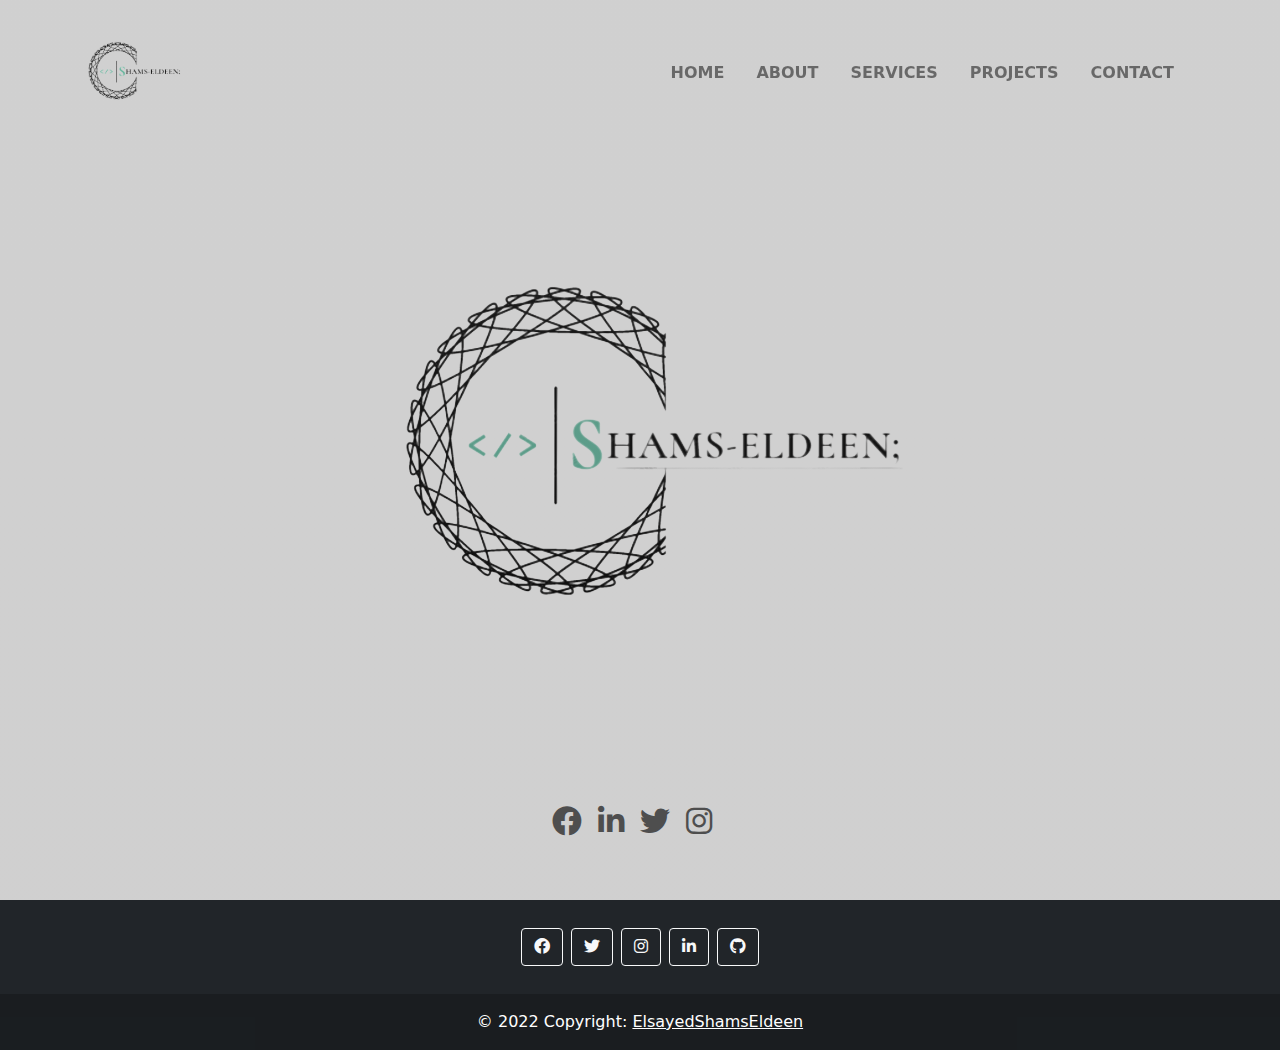
<file: index.html>
<!DOCTYPE html><html lang="en"><head>
  <meta charset="utf-8">
  <title>ElsayedShamsEldeen</title>
  <base href="./">
  <meta name="viewport" content="width=device-width, initial-scale=1">
  <link rel="icon" type="image/x-icon" href="favicon.ico">
<style>:root{--fa-style-family-brands:"Font Awesome 6 Brands";--fa-font-brands:normal 400 1em/1 "Font Awesome 6 Brands"}@font-face{font-family:"Font Awesome 6 Brands";font-style:normal;font-weight:400;font-display:block;src:url(fa-brands-400.9210030c21e68a90.woff2) format("woff2"),url(fa-brands-400.5f7c5bb77eae788b.ttf) format("truetype")}:root{--fa-font-regular:normal 400 1em/1 "Font Awesome 6 Free"}@font-face{font-family:"Font Awesome 6 Free";font-style:normal;font-weight:400;font-display:block;src:url(fa-regular-400.02ad4ff91ef84f65.woff2) format("woff2"),url(fa-regular-400.570a165b064c1468.ttf) format("truetype")}:root{--fa-style-family-classic:"Font Awesome 6 Free";--fa-font-solid:normal 900 1em/1 "Font Awesome 6 Free"}@font-face{font-family:"Font Awesome 6 Free";font-style:normal;font-weight:900;font-display:block;src:url(fa-solid-900.3eae9857c06e9372.woff2) format("woff2"),url(fa-solid-900.0b5caff7ad4bc179.ttf) format("truetype")}@charset "UTF-8";:root{--bs-blue:#0d6efd;--bs-indigo:#6610f2;--bs-purple:#6f42c1;--bs-pink:#d63384;--bs-red:#dc3545;--bs-orange:#fd7e14;--bs-yellow:#ffc107;--bs-green:#198754;--bs-teal:#20c997;--bs-cyan:#0dcaf0;--bs-white:#fff;--bs-gray:#6c757d;--bs-gray-dark:#343a40;--bs-gray-100:#f8f9fa;--bs-gray-200:#e9ecef;--bs-gray-300:#dee2e6;--bs-gray-400:#ced4da;--bs-gray-500:#adb5bd;--bs-gray-600:#6c757d;--bs-gray-700:#495057;--bs-gray-800:#343a40;--bs-gray-900:#212529;--bs-primary:#0d6efd;--bs-secondary:#6c757d;--bs-success:#198754;--bs-info:#0dcaf0;--bs-warning:#ffc107;--bs-danger:#dc3545;--bs-light:#f8f9fa;--bs-dark:#212529;--bs-primary-rgb:13, 110, 253;--bs-secondary-rgb:108, 117, 125;--bs-success-rgb:25, 135, 84;--bs-info-rgb:13, 202, 240;--bs-warning-rgb:255, 193, 7;--bs-danger-rgb:220, 53, 69;--bs-light-rgb:248, 249, 250;--bs-dark-rgb:33, 37, 41;--bs-white-rgb:255, 255, 255;--bs-black-rgb:0, 0, 0;--bs-body-color-rgb:33, 37, 41;--bs-body-bg-rgb:255, 255, 255;--bs-font-sans-serif:system-ui, -apple-system, "Segoe UI", Roboto, "Helvetica Neue", Arial, "Noto Sans", "Liberation Sans", sans-serif, "Apple Color Emoji", "Segoe UI Emoji", "Segoe UI Symbol", "Noto Color Emoji";--bs-font-monospace:SFMono-Regular, Menlo, Monaco, Consolas, "Liberation Mono", "Courier New", monospace;--bs-gradient:linear-gradient(180deg, rgba(255, 255, 255, .15), rgba(255, 255, 255, 0));--bs-body-font-family:var(--bs-font-sans-serif);--bs-body-font-size:1rem;--bs-body-font-weight:400;--bs-body-line-height:1.5;--bs-body-color:#212529;--bs-body-bg:#fff}*,*:before,*:after{box-sizing:border-box}@media (prefers-reduced-motion: no-preference){:root{scroll-behavior:smooth}}body{margin:0;font-family:var(--bs-body-font-family);font-size:var(--bs-body-font-size);font-weight:var(--bs-body-font-weight);line-height:var(--bs-body-line-height);color:var(--bs-body-color);text-align:var(--bs-body-text-align);background-color:var(--bs-body-bg);-webkit-text-size-adjust:100%;-webkit-tap-highlight-color:rgba(0,0,0,0)}body{font-family:system-ui,BlinkMacSystemFont,Segoe UI,Roboto,Oxygen,Ubuntu,Cantarell,Open Sans,Helvetica Neue,sans-serif;background-color:#f5f5f5;color:#4e4e4e;scroll-behavior:smooth;position:relative}</style><link rel="stylesheet" href="styles.d51b86d4d107c060.css" media="print" onload="this.media='all'"><noscript><link rel="stylesheet" href="styles.d51b86d4d107c060.css"></noscript></head>
<body>
  <app-root></app-root>
<script src="runtime.4a070f9834d717e8.js" type="module"></script><script src="polyfills.fe51483714170cd7.js" type="module"></script><script src="scripts.79de2f757fa2f4d0.js" defer></script><script src="main.213318107aad66eb.js" type="module"></script>

</body></html>
</file>
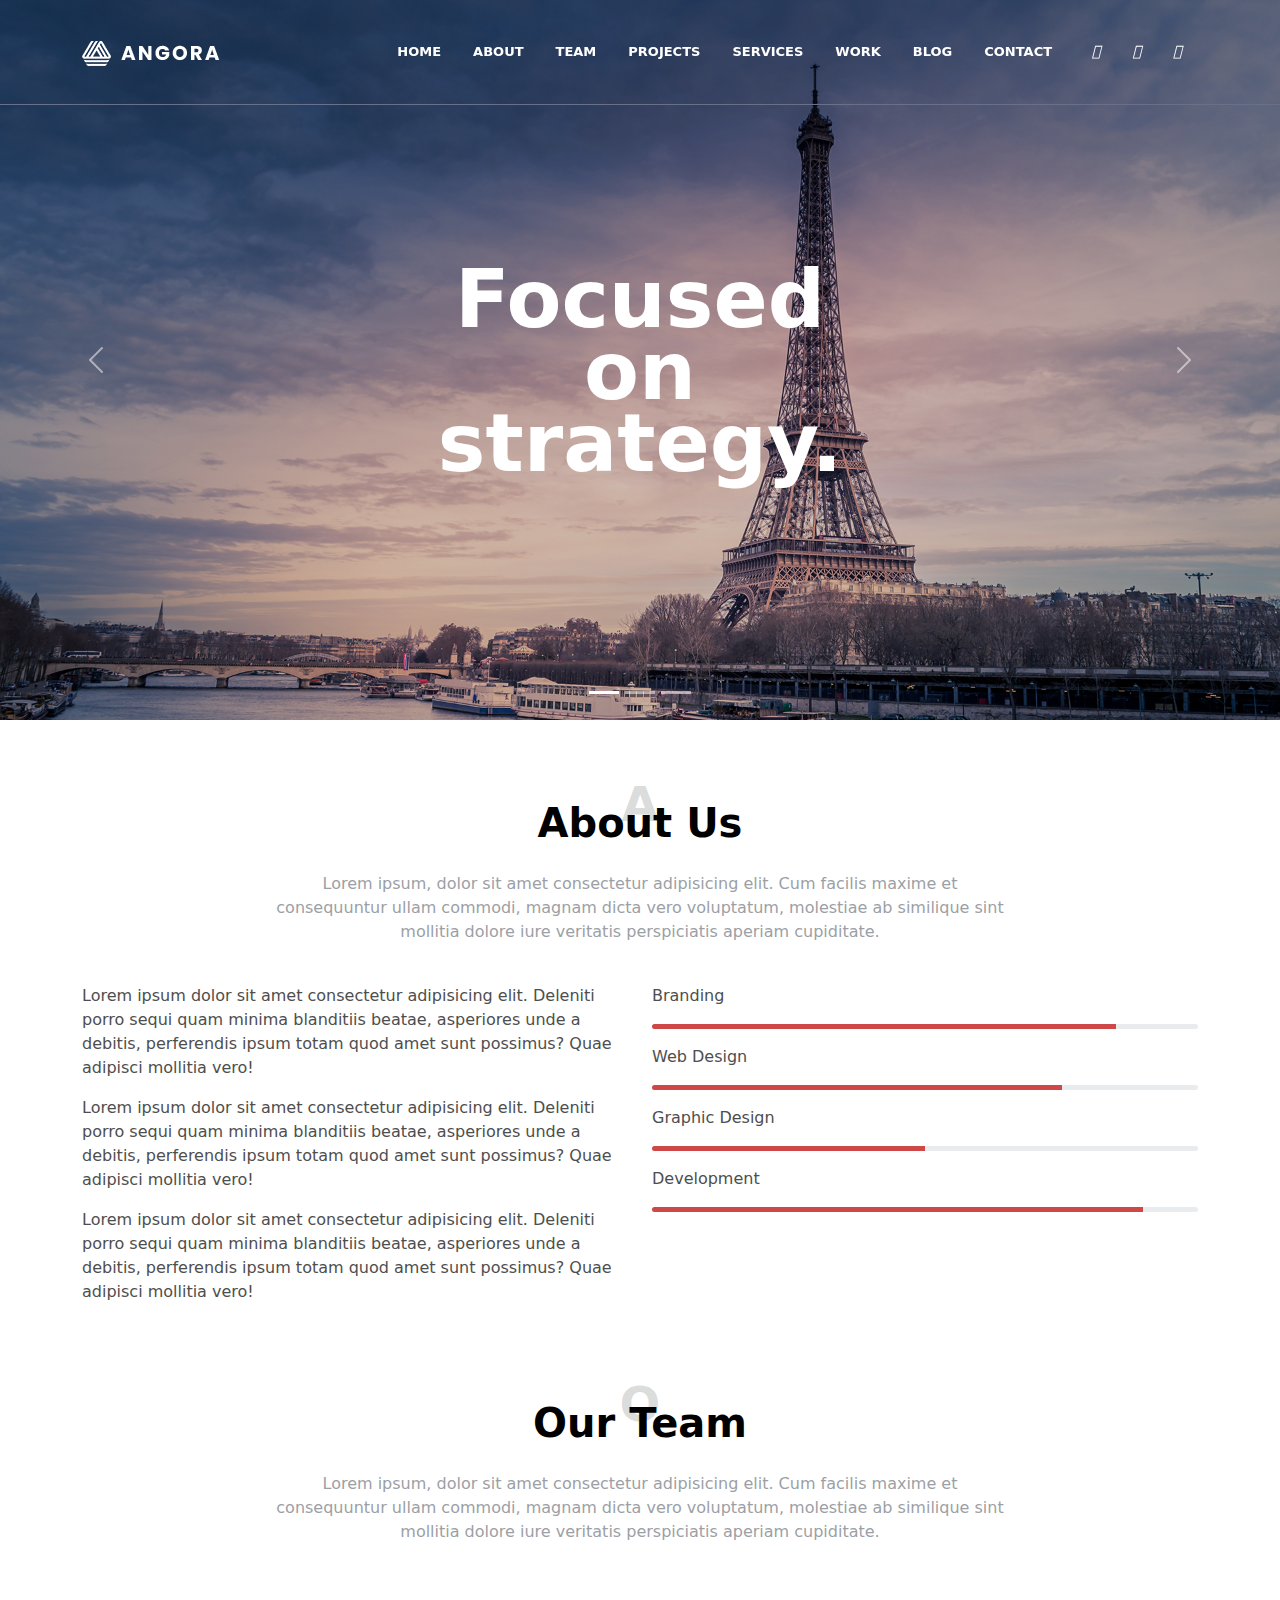
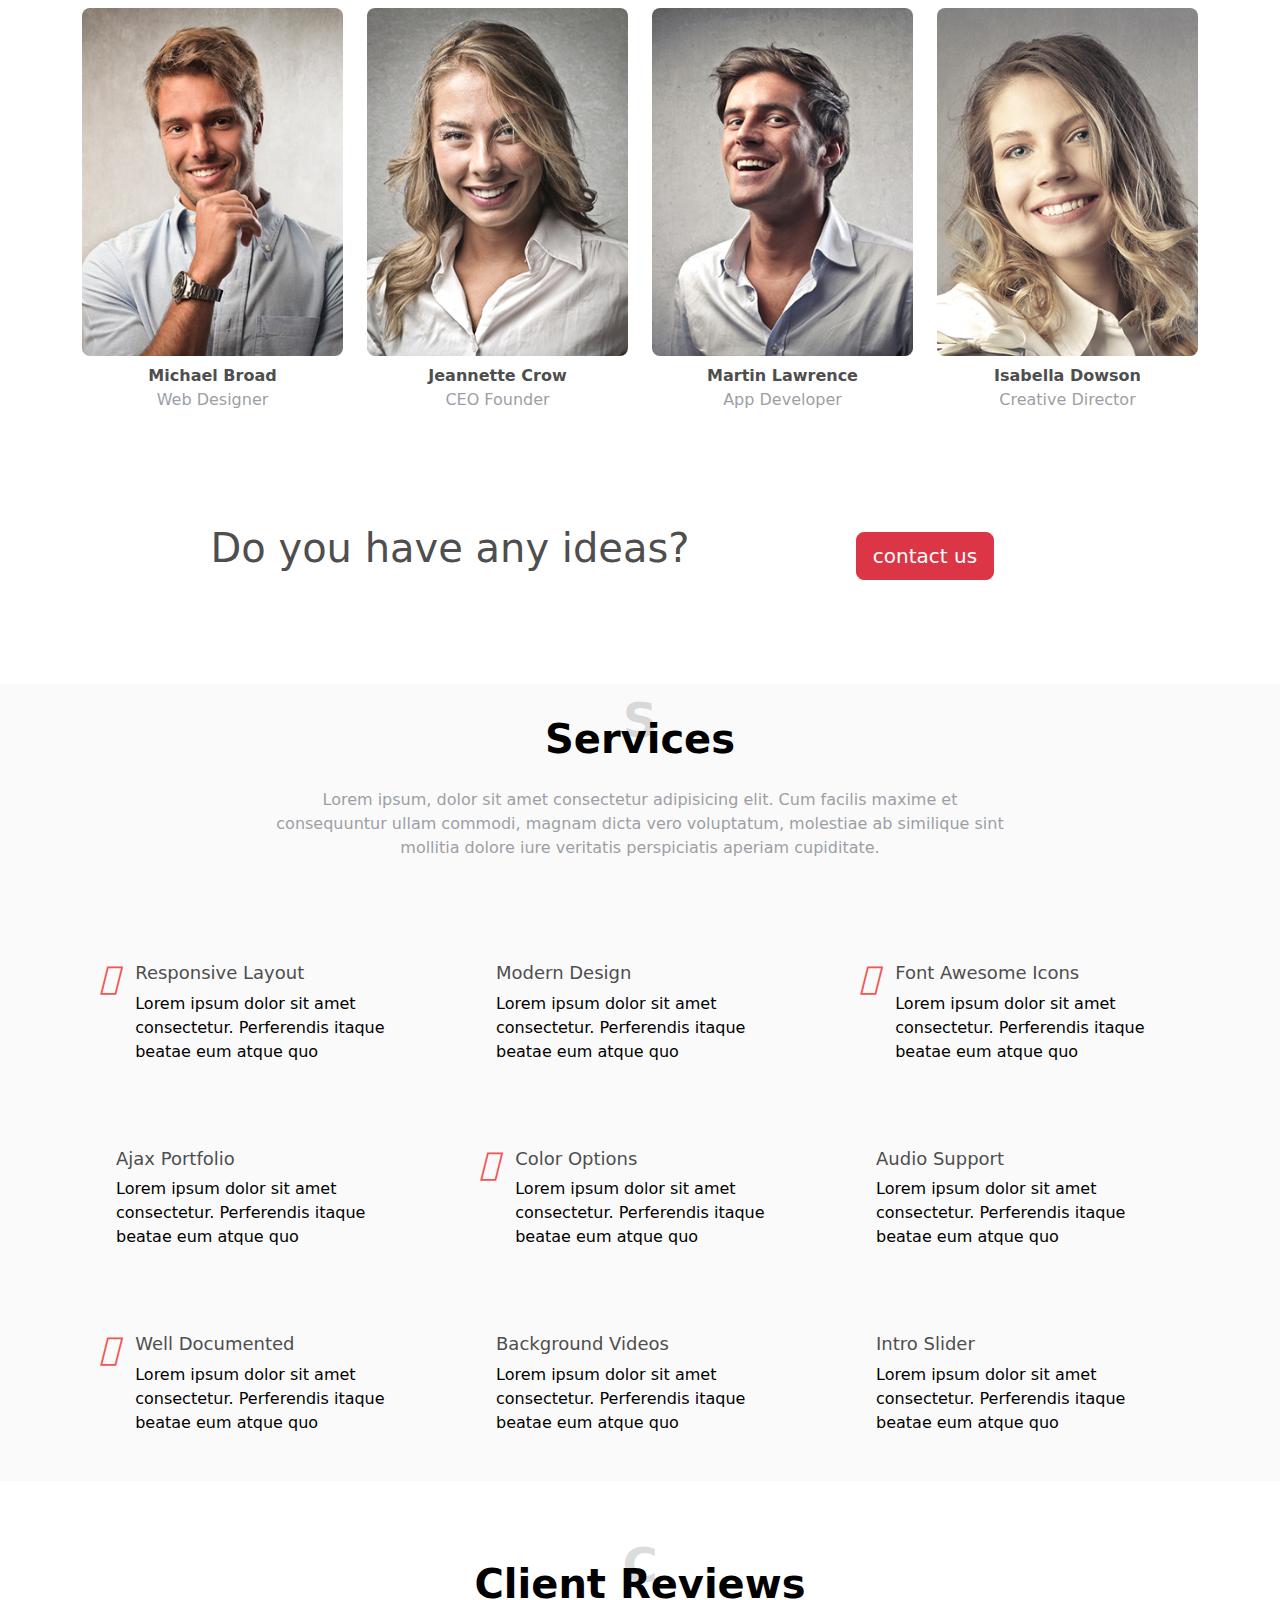
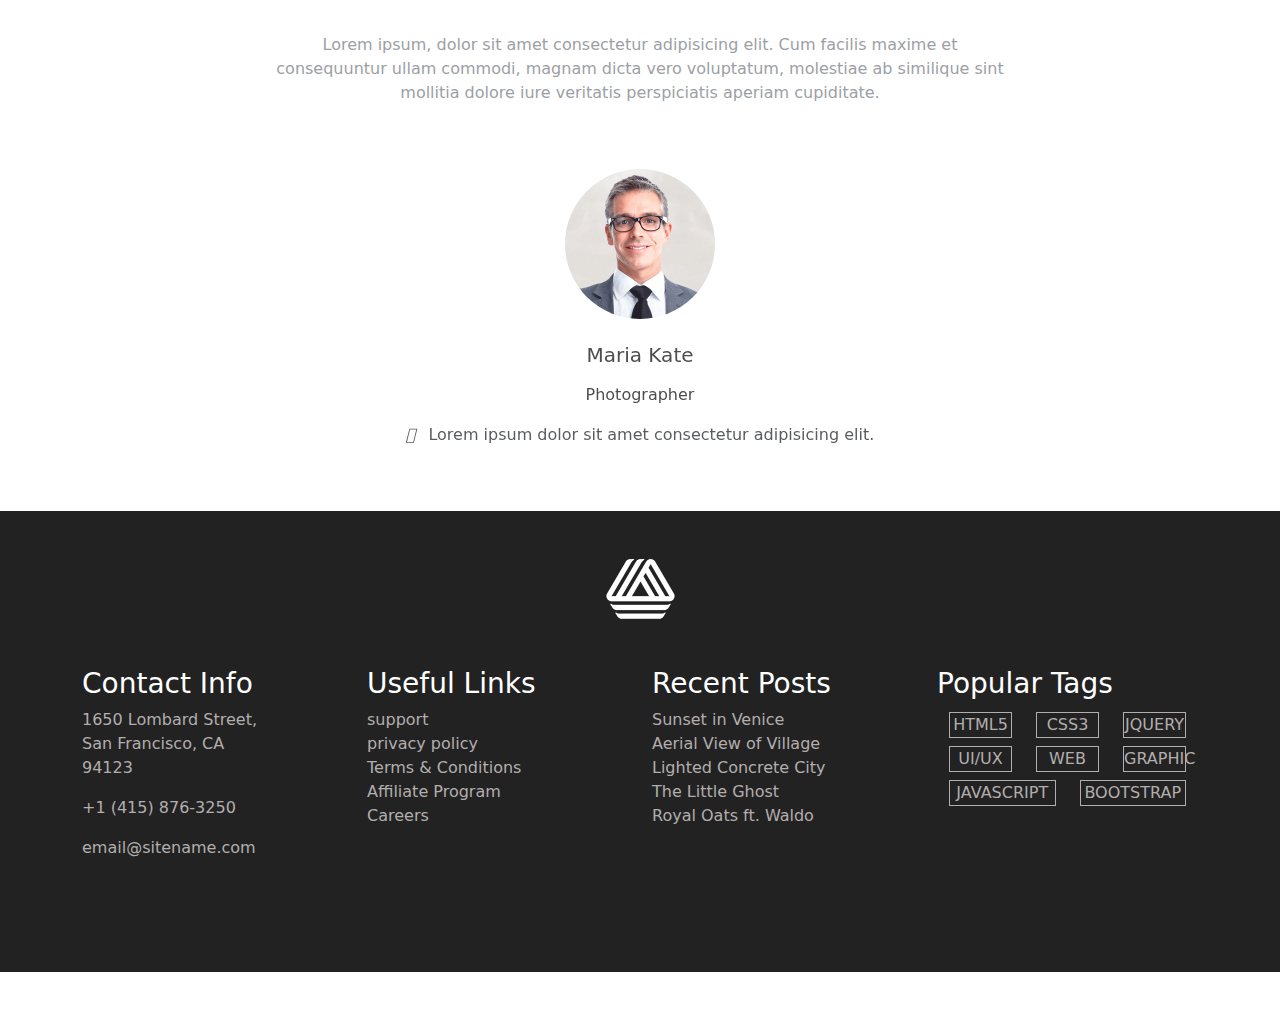
<file: angora/index.html>
<!DOCTYPE html>
<html lang="en">

<head>
  <meta charset="UTF-8">
  <meta http-equiv="X-UA-Compatible" content="IE=edge">
  <meta name="viewport" content="width=device-width, initial-scale=1.0">
  <link href="https://fonts.googleapis.com/css?family=Roboto:400,700|Open+Sans" rel="stylesheet">
  <link rel="stylesheet" href="https://cdnjs.cloudflare.com/ajax/libs/font-awesome/6.1.1/css/all.min.css"
    integrity="sha512-KfkfwYDsLkIlwQp6LFnl8zNdLGxu9YAA1QvwINks4PhcElQSvqcyVLLD9aMhXd13uQjoXtEKNosOWaZqXgel0g=="
    crossorigin="anonymous" referrerpolicy="no-referrer">
    <link rel="stylesheet" href="https://maxcdn.bootstrapcdn.com/font-awesome/4.7.0/css/font-awesome.min.css">

    <link rel="stylesheet" href="css/bootstrap.min.css">
  <link rel="stylesheet" href="css/style.css">
  <script src="js/jquery-3.6.3.min.js"></script>
  <script src="js/popper.min.js"></script>
  <script src="js/bootstrap.min.js"></script>
  <script src="https://ajax.googleapis.com/ajax/libs/jquery/1.12.4/jquery.min.js"></script>
<script src="https://maxcdn.bootstrapcdn.com/bootstrap/3.3.7/js/bootstrap.min.js"></script>
  <title>Angora</title>
</head>

<body>

  <!-- --------------------NAVBAR START-------------------------------- -->
  <nav class="navbar navbar-expand-lg bg-transparent z-3  " id="nav-top">
    <div class="container ">
      <a class="navbar-brand " href="#">
        <img class="logo-img"  src="images/logo/logo-white.png" alt="">
      </a>
      <button class="navbar-toggler" type="button" data-bs-toggle="collapse" data-bs-target="#navbarSupportedContent"
        aria-controls="navbarSupportedContent" aria-expanded="false" aria-label="Toggle navigation">
        <span class="navbar-toggler-icon"></span>
      </button>
      <div class="collapse navbar-collapse " id="navbarSupportedContent">
        <ul class="navbar-nav ms-auto   mb-2 mb-lg-0 ">

          <li class="nav-item fw-semibold me-lg-3">
            <a class="nav-link " href="#home">HOME</a>
          </li>
          <li class="nav-item fw-semibold me-lg-3">
            <a class="nav-link" href="#about">ABOUT</a>
          </li>
          <li class="nav-item fw-semibold me-lg-3">
            <a class="nav-link" href="#team">TEAM</a>
          </li>
          <li class="nav-item fw-semibold me-lg-3">
            <a class="nav-link" href="#services">PROJECTS</a>
          </li>
          <li class="nav-item fw-semibold me-lg-3">
            <a class="nav-link" href="#services">SERVICES</a>
          </li>
          <li class="nav-item fw-semibold me-lg-3">
            <a class="nav-link" href="#portfolio">WORK</a>
          </li>
          <li class="nav-item fw-semibold me-lg-3">
            <a class="nav-link" href="#blog">BLOG</a>
          </li>
          <li class="nav-item fw-semibold me-lg-3">
            <a class="nav-link" href="#contact">CONTACT</a>
          </li>


        </ul>
        <div class="social-panel d-flex justify-content-center align-content-center">
              <div class="s-icon m-md-3 m-sm-3 fs-sm-4">
                <span>
                  <i class="fab fa-facebook-f"></i>
                </span>
              </div>
              <div class="s-icon m-md-3 m-sm-3 fs-sm-4">
                <span>
                  <i class="fab fa-instagram"></i>
                </span>
              </div>
              <div class="s-icon m-md-3 m-sm-3 fs-sm-4">
                <span>
                  <i class="fab fa-twitter"></i>
                </span>
              </div>
            </div>
      </div>

    </div>

  </nav>
  <!-- --------------------NAVBAR END------------------------------------- -->

  <!-- -------------------------------HOME PAGE START----------------------------------- -->
  <section class="intro" id="home" >
    <div id="carouselExampleCaptions" class="carousel slide carousel-fade" data-bs-ride="carousel" >
      <div class="carousel-indicators">
        <button type="button" data-bs-target="#carouselExampleCaptions" data-bs-slide-to="0" class="active" aria-current="true" aria-label="Slide 1"></button>
        <button type="button" data-bs-target="#carouselExampleCaptions" data-bs-slide-to="1" aria-label="Slide 2"></button>
        <button type="button" data-bs-target="#carouselExampleCaptions" data-bs-slide-to="2" aria-label="Slide 3"></button>
      </div>
      <div class="carousel-inner">
        <div class="carousel-item position-relative active">
          <img src="images/intro/slideshow-1.jpg" class="d-block w-100" alt="...">
          <div class="carousel-caption d-block position-absolute start-50 translate-middle">
            <h1 class="c-header">Focused <br> on strategy.</h1>
          </div>

        </div>
        <div class="carousel-item position-relative">

          <img src="images/intro/slideshow-2.jpg" class="d-block w-100" alt="...">
          <div class="carousel-caption d-block position-absolute start-50 translate-middle">
            <h1 class="c-header">Advanced in <br>
              digital works.</h1>
          </div>
        </div>
        <div class="carousel-item position-relative">
          <img src="images/intro/slideshow-3.jpg" class="d-block w-100" alt="...">
          <div class="carousel-caption d-block position-absolute start-50 translate-middle">
            <h1 class="c-header">We build <br>
              great brands.</h1>
          </div>
        </div>
      </div>

      <button class="carousel-control-prev" type="button" data-bs-target="#carouselExampleCaptions" data-bs-slide="prev">
        <span class="carousel-control-prev-icon" aria-hidden="true"></span>
        <span class="visually-hidden">Previous</span>
      </button>
      <button class="carousel-control-next" type="button" data-bs-target="#carouselExampleCaptions" data-bs-slide="next">
        <span class="carousel-control-next-icon" aria-hidden="true"></span>
        <span class="visually-hidden">Next</span>
      </button>

    </div>

  </section>
      <!-- -----------------------------HOME PAGE END----------------------------------- -->

      <!-- -------------------------------ABOUT PAGE START----------------------------------- -->
    <section id="about" class="about my-5 ">
      <div class="s-title position-relative d-flex justify-content-center align-items-center">
        <p class="title-hidden fw-bolder">A</p>
        <h1 class="title-visible position-absolute fw-bold  ">About Us</h1>
      </div>

      <div class=" container">
        <div class="row">
          <div class=" about-ch col-md-12 mt-3 text-center ">
            <p class=" fw-medium">
              Lorem ipsum, dolor sit amet consectetur adipisicing elit. Cum facilis maxime et consequuntur ullam commodi, magnam dicta vero voluptatum, molestiae ab similique sint mollitia dolore iure veritatis perspiciatis aperiam cupiditate.
            </p>
          </div>
        </div>
      </div>
      <div class=" container mt-4">
        <div class="row">
          <div class="col-md-6">
            <div class="child-brief">
              <p>
                Lorem ipsum dolor sit amet consectetur adipisicing elit. Deleniti porro sequi quam minima blanditiis beatae, asperiores unde a debitis, perferendis ipsum totam quod amet sunt possimus? Quae adipisci mollitia vero!
              </p>
            </div>
            <div class="child-brief">
              <p>
                Lorem ipsum dolor sit amet consectetur adipisicing elit. Deleniti porro sequi quam minima blanditiis beatae, asperiores unde a debitis, perferendis ipsum totam quod amet sunt possimus? Quae adipisci mollitia vero!
              </p>
            </div>
            <div class="child-brief">
              <p>
                Lorem ipsum dolor sit amet consectetur adipisicing elit. Deleniti porro sequi quam minima blanditiis beatae, asperiores unde a debitis, perferendis ipsum totam quod amet sunt possimus? Quae adipisci mollitia vero!
              </p>
            </div>
          </div>
          <div class=" col-md-6">
            <div>
              <label for="">Branding</label>
            <div class="progress my-3 " role="progressbar" aria-label="Branding" aria-valuenow="85" aria-valuemin="0"
              aria-valuemax="100" style="height: 5px;">
              <div class="ch-p progress-bar" style="width: 85%"></div>
            </div>
            <label for="">Web Design</label>
            <div class="progress my-3" role="progressbar" aria-label="Web Design" aria-valuenow="75" aria-valuemin="0"
              aria-valuemax="100" style="height: 5px;">
              <div class="ch-p progress-bar" style="width: 75%"></div>
            </div>
            <label for="">Graphic Design</label>
            <div class="progress my-3" role="progressbar" aria-label="Graphic Design" aria-valuenow="50" aria-valuemin="0"
              aria-valuemax="100" style="height: 5px;">
              <div class="ch-p progress-bar" style="width: 50%"></div>
            </div>
            <label for="">Development</label>
            <div class="progress my-3" role="progressbar" aria-label="Development" aria-valuenow="90" aria-valuemin="0"
              aria-valuemax="100" style="height: 5px;">
              <div class="ch-p progress-bar" style="width: 90%;"></div>
            </div>
            </div>
          </div>
        </div>

      </div>


    </section>
      <!-- -------------------------------ABOUT PAGE END----------------------------------- -->

      <!-- -------------------------------TEAM PAGE START----------------------------------- -->
      <section class="team" id="team">
        <div class="s-title position-relative d-flex justify-content-center align-items-center">
          <p class="title-hidden fw-bolder">O</p>
          <h1 class="title-visible position-absolute fw-bold  ">Our Team</h1>
        </div>

        <div class=" container">
          <div class="row">
            <div class=" about-ch col-md-12 mt-3 text-center ">
              <p class=" fw-medium">
                Lorem ipsum, dolor sit amet consectetur adipisicing elit. Cum facilis maxime et consequuntur ullam commodi, magnam dicta vero voluptatum, molestiae ab similique sint mollitia dolore iure veritatis perspiciatis aperiam cupiditate.
              </p>
            </div>
          </div>
        </div>
        <div class=" container my-5">
          <div class="row">
            <div class="col-lg-3">
              <div class="layer">
                <div class="img-container rounded-3">
                  <img class="img" src="images/team/member-1.jpg" alt="">
                  <div class="overlay">
                    <div class="s-panel">
                      <a href="#">
                        <i class="s-self fab fa-facebook-f"></i>
                      </a>
                      <a href="#">
                        <i class="s-self fab fa-twitter"></i>
                      </a>
                      <a href="#">
                        <i class="s-self fab fa-instagram"></i>
                      </a>
                      <a href="#">
                        <i class="s-self fab fa-twitch"></i>
                      </a>

                    </div>
                  </div>
                </div>
                <div class="team-info text-center mt-2">
                  <p class=" fs-6 fw-bold mb-0">
                    Michael Broad
                  </p>
                  <p class=" name-p fs-6">
                    Web Designer
                  </p>
                </div>
              </div>

            </div>
            <div class="col-lg-3">
              <div class="layer">
                <div class="img-container rounded-3">
                  <img class="img" src="images/team/member-2.jpg" alt="">
                  <div class="overlay">
                    <div class="s-panel">
                      <a href="#">
                        <i class="s-self fab fa-facebook-f"></i>
                      </a>
                      <a href="#">
                        <i class="s-self fab fa-twitter"></i>
                      </a>
                      <a href="#">
                        <i class="s-self fab fa-instagram"></i>
                      </a>
                      <a href="#">
                        <i class="s-self fab fa-twitch"></i>
                      </a>

                    </div>
                  </div>
                </div>
                <div class="team-info text-center mt-2">
                  <p class=" fs-6 fw-bold mb-0">
                    Jeannette Crow
                  </p>
                  <p class=" name-p fs-6">
                    CEO Founder
                  </p>
                </div>
              </div>

            </div>
            <div class="col-lg-3">
              <div class="layer">
                <div class="img-container rounded-3">
                  <img class="img" src="images/team/member-3.jpg" alt="">
                  <div class="overlay">
                    <div class="s-panel">
                      <a href="#">
                        <i class="s-self fab fa-facebook-f"></i>
                      </a>
                      <a href="#">
                        <i class="s-self fab fa-twitter"></i>
                      </a>
                      <a href="#">
                        <i class="s-self fab fa-instagram"></i>
                      </a>
                      <a href="#">
                        <i class="s-self fab fa-twitch"></i>
                      </a>

                    </div>
                  </div>
                </div>
                <div class="team-info text-center mt-2">
                  <p class=" fs-6 fw-bold mb-0">
                    Martin Lawrence
                  </p>
                  <p class=" name-p fs-6">
                    App Developer
                  </p>
                </div>
              </div>

            </div>
            <div class="col-lg-3">
              <div class="layer">
                <div class="img-container rounded-3">
                  <img class="img" src="images/team/member-4.jpg" alt="">
                  <div class="overlay">
                    <div class="s-panel">
                      <a href="#">
                        <i class="s-self fab fa-facebook-f"></i>
                      </a>
                      <a href="#">
                        <i class="s-self fab fa-twitter"></i>
                      </a>
                      <a href="#">
                        <i class="s-self fab fa-instagram"></i>
                      </a>
                      <a href="#">
                        <i class="s-self fab fa-twitch"></i>
                      </a>

                    </div>
                  </div>
                </div>
                <div class="team-info text-center mt-2">
                  <p class=" fs-6 fw-bold mb-0">
                    Isabella Dowson
                  </p>
                  <p class=" name-p fs-6">
                    Creative Director
                  </p>
                </div>
              </div>

            </div>


          </div>


        </div>

      </section>
      <!-- -------------------------------TEAM PAGE END----------------------------------- -->

      <!-- -------------------------------BLANK PAGE START----------------------------------- -->
      <section class="feedback">
        <div class=" container">
          <div class="row">
            <div class=" col-sm-6 offset-sm-1 text-center fs-1">
              <p>Do you have any ideas?</p>
            </div>
            <div class="col-sm-4 text-center fa-pull-right d-flex justify-content-center align-items-center">
              <button class="btn btn-danger btn-lg">contact us</button>
            </div>
          </div>
        </div>
      </section>
      <!-- -------------------------------BLANK PAGE END----------------------------------- -->

      <!-- -------------------------------SERVICES PAGE start----------------------------------- -->
      <section class="services" id="services">
        <div class="s-title position-relative d-flex justify-content-center align-items-center">
          <p class="title-hidden fw-bolder">S</p>
          <h1 class="title-visible position-absolute fw-bold  ">Services</h1>
        </div>

        <div class=" container">
          <div class="row">
            <div class=" about-ch col-md-12 mt-3 text-center ">
              <p class=" fw-medium">
                Lorem ipsum, dolor sit amet consectetur adipisicing elit. Cum facilis maxime et consequuntur ullam commodi, magnam dicta vero voluptatum, molestiae ab similique sint mollitia dolore iure veritatis perspiciatis aperiam cupiditate.
              </p>
            </div>
          </div>
        </div>

        <div class="container my-5">
          <div class="row">
            <div class="col-md-4 ser-ch">
              <div class="ser-overlay d-flex justify-content-center ">
                <div class="ser-icon me-3">
                  <i class=" fas fa-laptop"></i>
                </div>
                <div class="ser-details mt-2">
                  <h3 >
                    Responsive Layout
                  </h3>
                  <p class=" fs-6 fw-light text-black">Lorem ipsum dolor sit amet consectetur. Perferendis itaque beatae eum atque quo</p>
                </div>
              </div>
            </div>
            <div class="col-md-4 ser-ch">
              <div class="ser-overlay d-flex justify-content-center ">
                <div class="ser-icon me-3">
                  <i class=" fas fa-pencil-ruler"></i>
                </div>
                <div class="ser-details mt-2">
                  <h3 >
                    Modern Design
                  </h3>
                  <p class=" fs-6 fw-light text-black">Lorem ipsum dolor sit amet consectetur. Perferendis itaque beatae eum atque quo</p>
                </div>
              </div>
            </div>
            <div class="col-md-4 ser-ch">
              <div class="ser-overlay d-flex justify-content-center ">
                <div class="ser-icon me-3">
                  <i class=" fas fa-flag"></i>
                </div>
                <div class="ser-details mt-2">
                  <h3 >
                    Font Awesome Icons
                  </h3>
                  <p class=" fs-6 fw-light text-black">Lorem ipsum dolor sit amet consectetur. Perferendis itaque beatae eum atque quo</p>
                </div>
              </div>
            </div>
            <div class="col-md-4 ser-ch">
              <div class="ser-overlay d-flex justify-content-center ">
                <div class="ser-icon me-3">
                  <i class=" fas fa-newspaper"></i>
                </div>
                <div class="ser-details mt-2">
                  <h3 >
                    Ajax Portfolio
                  </h3>
                  <p class=" fs-6 fw-light text-black">Lorem ipsum dolor sit amet consectetur. Perferendis itaque beatae eum atque quo</p>
                </div>
              </div>
            </div>
            <div class="col-md-4 ser-ch">
              <div class="ser-overlay d-flex justify-content-center ">
                <div class="ser-icon me-3">
                  <i class=" fas fa-gear"></i>
                </div>
                <div class="ser-details mt-2">
                  <h3 >
                    Color Options
                  </h3>
                  <p class=" fs-6 fw-light text-black">Lorem ipsum dolor sit amet consectetur. Perferendis itaque beatae eum atque quo</p>
                </div>
              </div>
            </div>
            <div class="col-md-4 ser-ch">
              <div class="ser-overlay d-flex justify-content-center ">
                <div class="ser-icon me-3">
                  <i class=" fas fa-headset"></i>
                </div>
                <div class="ser-details mt-2">
                  <h3 >
                    Audio Support
                  </h3>
                  <p class=" fs-6 fw-light text-black">Lorem ipsum dolor sit amet consectetur. Perferendis itaque beatae eum atque quo</p>
                </div>
              </div>
            </div>
            <div class="col-md-4 ser-ch">
              <div class="ser-overlay d-flex justify-content-center ">
                <div class="ser-icon me-3">
                  <i class=" fas fa-paperclip"></i>
                </div>
                <div class="ser-details mt-2">
                  <h3 >
                    Well Documented
                  </h3>
                  <p class=" fs-6 fw-light text-black">Lorem ipsum dolor sit amet consectetur. Perferendis itaque beatae eum atque quo</p>
                </div>
              </div>
            </div>
            <div class="col-md-4 ser-ch">
              <div class="ser-overlay d-flex justify-content-center ">
                <div class="ser-icon me-3">
                  <i class=" fas fa-video"></i>
                </div>
                <div class="ser-details mt-2">
                  <h3 >
                    Background Videos
                  </h3>
                  <p class=" fs-6 fw-light text-black">Lorem ipsum dolor sit amet consectetur. Perferendis itaque beatae eum atque quo</p>
                </div>
              </div>
            </div>
            <div class="col-md-4 ser-ch">
              <div class="ser-overlay d-flex justify-content-center ">
                <div class="ser-icon me-3">
                  <i class=" fas fa-display"></i>
                </div>
                <div class="ser-details mt-2">
                  <h3 >
                    Intro Slider
                  </h3>
                  <p class=" fs-6 fw-light text-black">Lorem ipsum dolor sit amet consectetur. Perferendis itaque beatae eum atque quo</p>
                </div>
              </div>
            </div>

          </div>
        </div>
      </section>
      <!-- -------------------------------SERVICES PAGE END----------------------------------- -->

      <!-- -------------------------------BLOG PAGE START----------------------------------- -->
      <section class="blog" id="blog">
        <div class="s-title position-relative d-flex justify-content-center align-items-center">
          <p class="title-hidden fw-bolder">C</p>
          <h1 class="title-visible position-absolute fw-bold  ">Client Reviews</h1>
        </div>

        <div class=" container mb-5">
          <div class="row">
            <div class=" about-ch col-md-12 mt-3 text-center ">
              <p class=" fw-medium">
                Lorem ipsum, dolor sit amet consectetur adipisicing elit. Cum facilis maxime et consequuntur ullam commodi, magnam dicta vero voluptatum, molestiae ab similique sint mollitia dolore iure veritatis perspiciatis aperiam cupiditate.
              </p>
            </div>
          </div>
        </div>
        <!-- carousel  -->
        <!-- Carousel wrapper -->
<div id="carouselExampleCaptions" class="carousel slide text-center carousel-dark" data-bs-ride="carousel">
  <div class="carousel-inner">
    <div class="carousel-item  active" data-bs-interval="2000">
      <img class="rounded-circle shadow-1-strong mb-4"
        src="images/testimonials/client-1.png" alt="avatar"
        style="width: 150px;" />
      <div class="row d-flex justify-content-center">
        <div class="col-lg-8">
          <h5 class="mb-3">Maria Kate</h5>
          <p>Photographer</p>
          <p class="text-muted">
            <i class="fas fa-quote-left pe-2"></i>
            Lorem ipsum dolor sit amet consectetur adipisicing elit.
          </p>
        </div>
      </div>

    </div>
    <div class="carousel-item" data-bs-interval="2000">
      <img class="rounded-circle shadow-1-strong mb-4"
        src="images/testimonials/client-2.png" alt="avatar"
        style="width: 150px;" />
      <div class="row d-flex justify-content-center">
        <div class="col-lg-8">
          <h5 class="mb-3">John Doe</h5>
          <p>Web Developer</p>
          <p class="text-muted">
            <i class="fas fa-quote-left pe-2"></i>
            Lorem ipsum dolor sit amet consectetur adipisicing elit.
          </p>
        </div>
      </div>

    </div>
    <div class="carousel-item" data-bs-interval="2000">
      <img class="rounded-circle shadow-1-strong mb-4"
        src="images/testimonials/client-3.png" alt="avatar" style="width: 150px;" />
      <div class="row d-flex justify-content-center">
        <div class="col-lg-8">
          <h5 class="mb-3">Anna Deynah</h5>
          <p>UX Designer</p>
          <p class="text-muted">
            <i class="fas fa-quote-left pe-2"></i>
            Lorem ipsum dolor sit amet consectetur adipisicing elit.
          </p>
        </div>
      </div>

    </div>
    <div class="carousel-item" data-bs-interval="2000">
      <img class="rounded-circle shadow-1-strong mb-4"
        src="images/testimonials/client-4.png" alt="avatar" style="width: 150px;" />
      <div class="row d-flex justify-content-center">
        <div class="col-lg-8">
          <h5 class="mb-3">Anna Deynah</h5>
          <p>UX Designer</p>
          <p class="text-muted">
            <i class="fas fa-quote-left pe-2"></i>
            Lorem ipsum dolor sit amet consectetur adipisicing elit.
          </p>
        </div>
      </div>

    </div>
    <div class="carousel-item" data-bs-interval="2000">
      <img class="rounded-circle shadow-1-strong mb-4"
        src="images/testimonials/client-5.png" alt="avatar" style="width: 150px;" />
      <div class="row d-flex justify-content-center">
        <div class="col-lg-8">
          <h5 class="mb-3">Anna Deynah</h5>
          <p>UX Designer</p>
          <p class="text-muted">
            <i class="fas fa-quote-left pe-2"></i>
            Lorem ipsum dolor sit amet consectetur adipisicing elit.
          </p>
        </div>
      </div>

    </div>
    <div class="carousel-item" data-bs-interval="2000">
      <img class="rounded-circle shadow-1-strong mb-4"
        src="images/testimonials/client-6.png" alt="avatar" style="width: 150px;" />
      <div class="row d-flex justify-content-center">
        <div class="col-lg-8">
          <h5 class="mb-3">Anna Deynah</h5>
          <p>UX Designer</p>
          <p class="text-muted">
            <i class="fas fa-quote-left pe-2"></i>
            Lorem ipsum dolor sit amet consectetur adipisicing elit.
          </p>
        </div>
      </div>

    </div>
  </div>

</div>
<!-- Carousel wrapper -->


      </section>
      <!-- -------------------------------BLOG PAGE END----------------------------------- -->

      <!-- -------------------------------BLOG PAGE END----------------------------------- -->
      <!-- footer page start -->
      <section class="footer my-5 py-5 position-relative" id="footer">
        <div class="f-layer">


        <div class="footer-icon d-flex justify-content-center">
          <div class="f-icon">
            <img src="images/logo/icon.png" alt="">
          </div>
        </div>
        <div class=" container my-5">
          <div class="row">
            <div class="col-lg-3 col-md-4 ">
              <div class="f-ch">
                <div class="f-head">
                  <h3 class="text-white">Contact Info</h3>                  </h3>
                </div>
                <div class="f-info">
                  <p class="d-block w-75">
                    1650 Lombard Street,
San Francisco, CA 94123
                  </p>
                  <p>
                    +1 (415) 876-3250
                  </p>
                  <p>email@sitename.com</p>
                </div>
              </div>
            </div>
            <div class="col-lg-3 col-md-4 ">
              <div class="f-ch">
                <div class="f-head">
                  <h3 class="text-white">Useful Links</h3>
                </div>
                <div class="f-info">
                  <ul class=" list-unstyled">
                    <li><a href="#">support</a></li>
                    <li><a href="#">privacy policy</a></li>
                    <li><a href="#">Terms & Conditions</a></li>
                    <li><a href="#">Affiliate Program</a></li>
                    <li><a href="#">Careers</a></li>
                  </ul>
                </div>
              </div>
            </div>

            <div class="col-lg-3 col-md-4 ">
              <div class="f-ch">
                <div class="f-head">
                  <h3 class="text-white">Recent Posts</h3>
                </div>
                <div class="f-info">
                  <ul class=" list-unstyled">
                    <li><a href="#">Sunset in Venice</a></li>
                    <li><a href="#">Aerial View of Village</a></li>
                    <li><a href="#">Lighted Concrete City</a></li>
                    <li><a href="#">The Little Ghost</a></li>
                    <li><a href="#">Royal Oats ft. Waldo</a></li>
                  </ul>
                </div>
              </div>
            </div>

            <div class="col-lg-3 col-md-4 ">
              <div class="f-ch">
                <div class="f-head">
                  <h3 class="text-white">Popular Tags</h3>
                </div>
                <div class="f-info container-fluid">
                  <div class="row">
                    <div class="col-md-4 my-1">
                      <div class="f-info-sq text-center">
                        <span>HTML5</span>
                      </div>
                    </div>
                    <div class="col-md-4 my-1">
                      <div class="f-info-sq text-center">
                        <span>CSS3</span>
                      </div>
                    </div>
                    <div class="col-md-4 my-1">
                      <div class="f-info-sq text-center">
                        <span>JQUERY</span>
                      </div>
                    </div>
                    <div class="col-md-4 my-1">
                      <div class="f-info-sq text-center">
                        <span>UI/UX</span>
                      </div>
                    </div>
                    <div class="col-md-4 my-1">
                      <div class="f-info-sq text-center">
                        <span>WEB</span>
                      </div>
                    </div>
                    <div class="col-md-4 my-1">
                      <div class="f-info-sq text-center">
                        <span>GRAPHIC</span>
                      </div>
                    </div>
                    <div class="col-md-6 my-1">
                      <div class="f-info-sq text-center">
                        <span>JAVASCRIPT</span>
                      </div>
                    </div>
                    <div class="col-md-6 my-1 ">
                      <div class="f-info-sq text-center">
                        <span>BOOTSTRAP</span>
                      </div>
                    </div>

                  </div>

                </div>
              </div>
            </div>


          </div>
        </div>
        </div>
      </section>
      <!-- footer page end -->
      <!-- -------------------------------BLOG PAGE END----------------------------------- -->


</body>

</html>
</file>
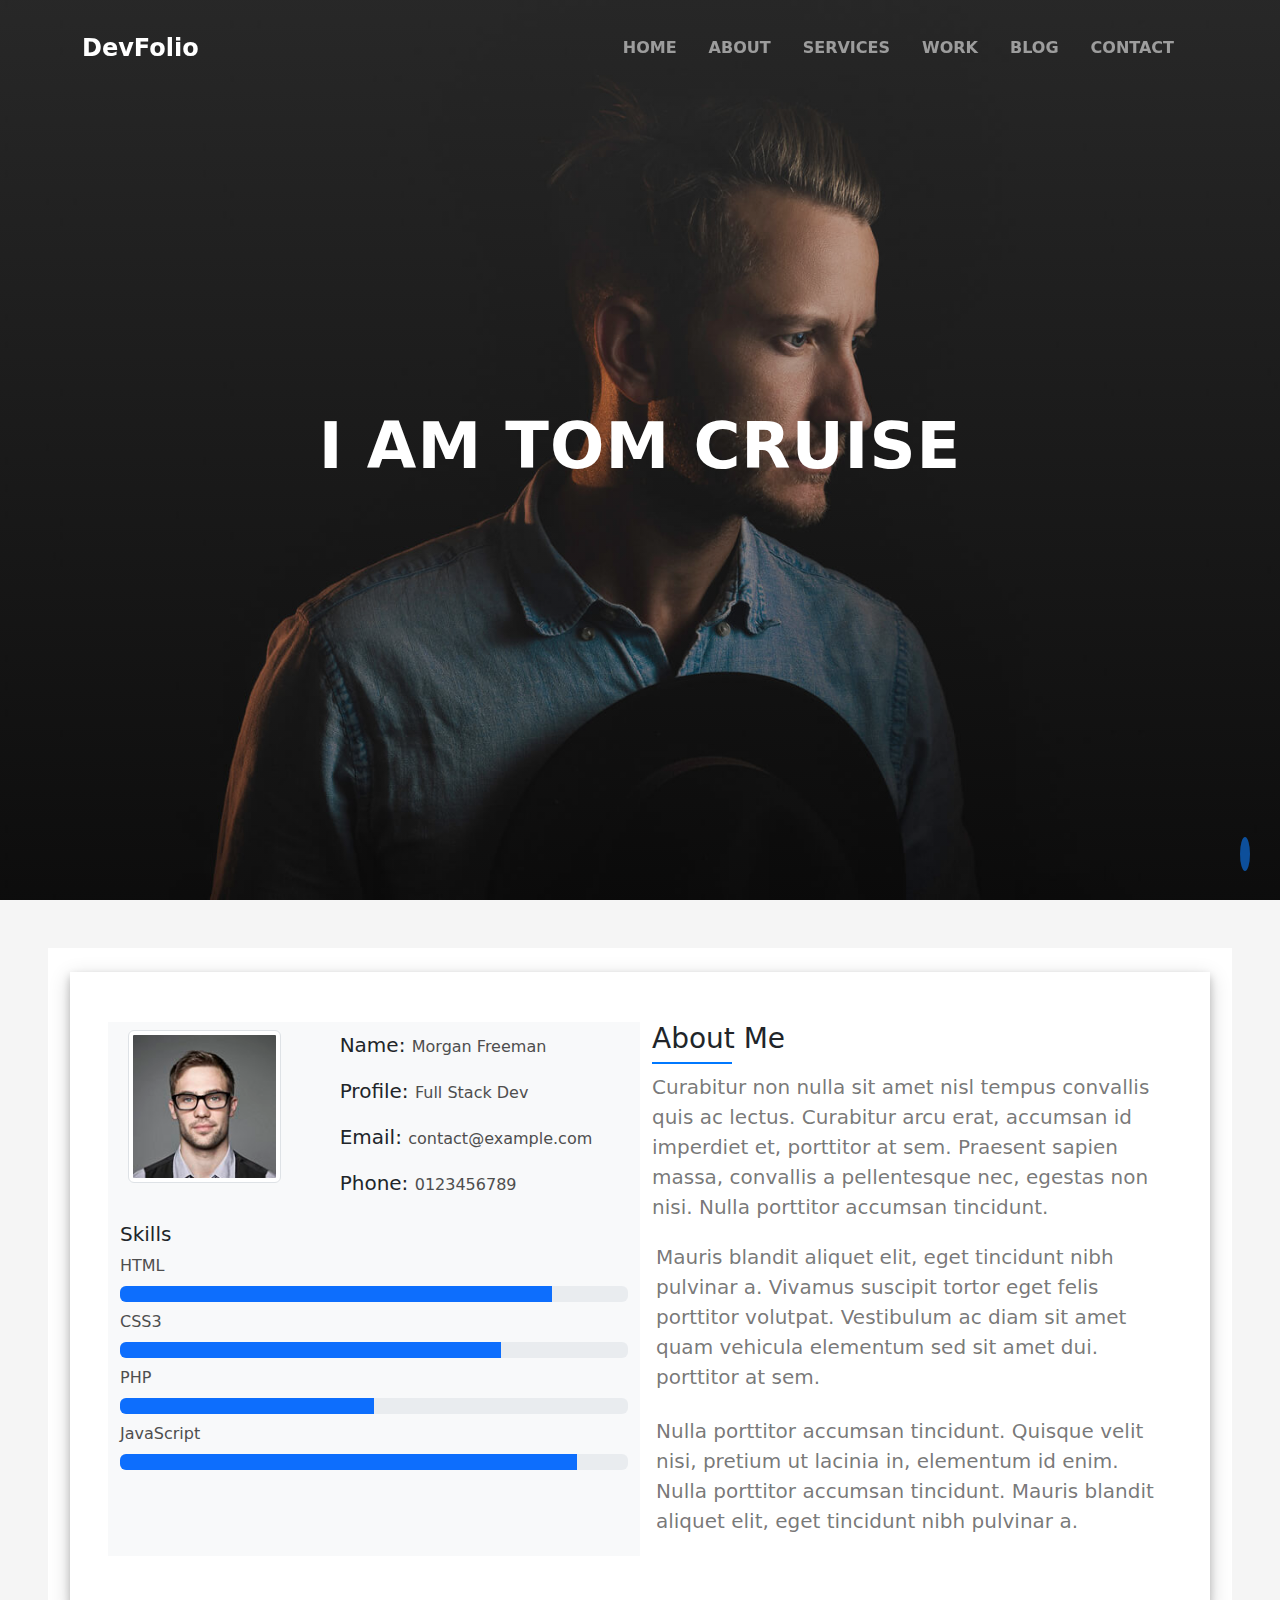
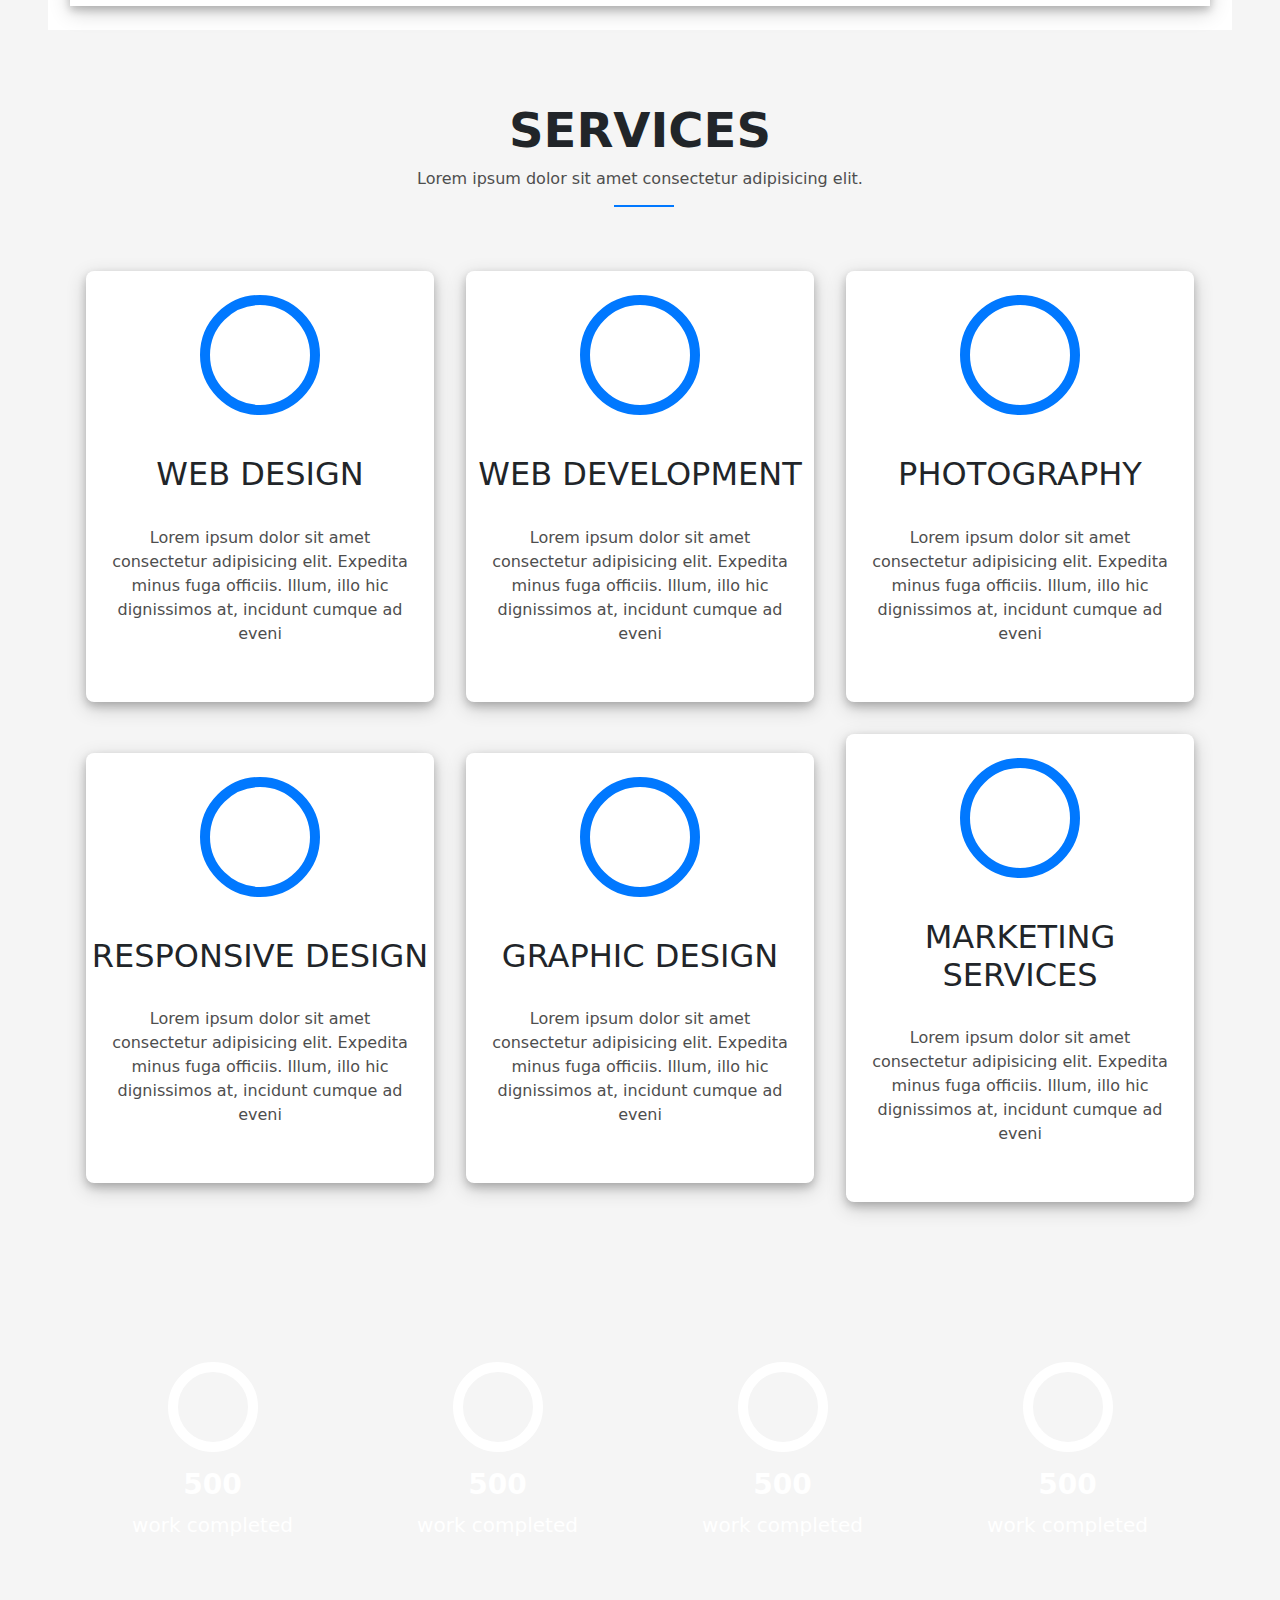
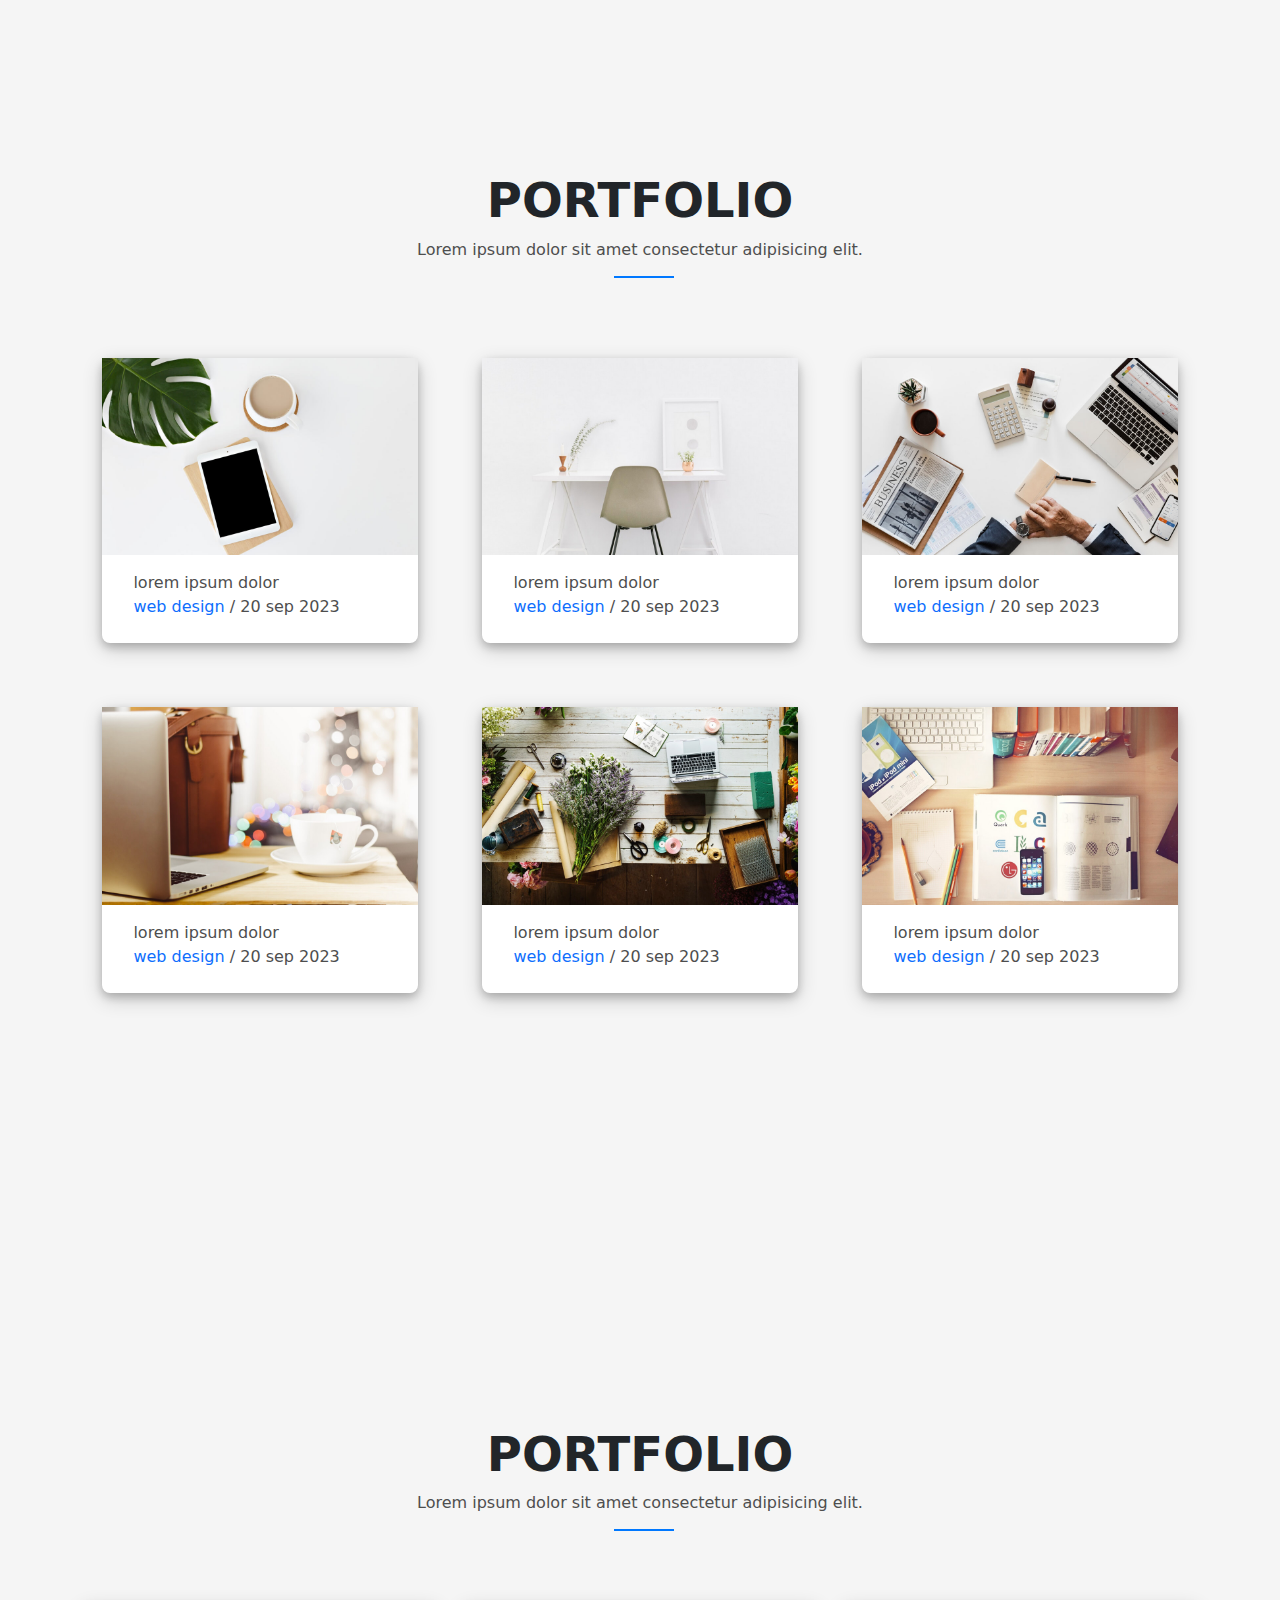
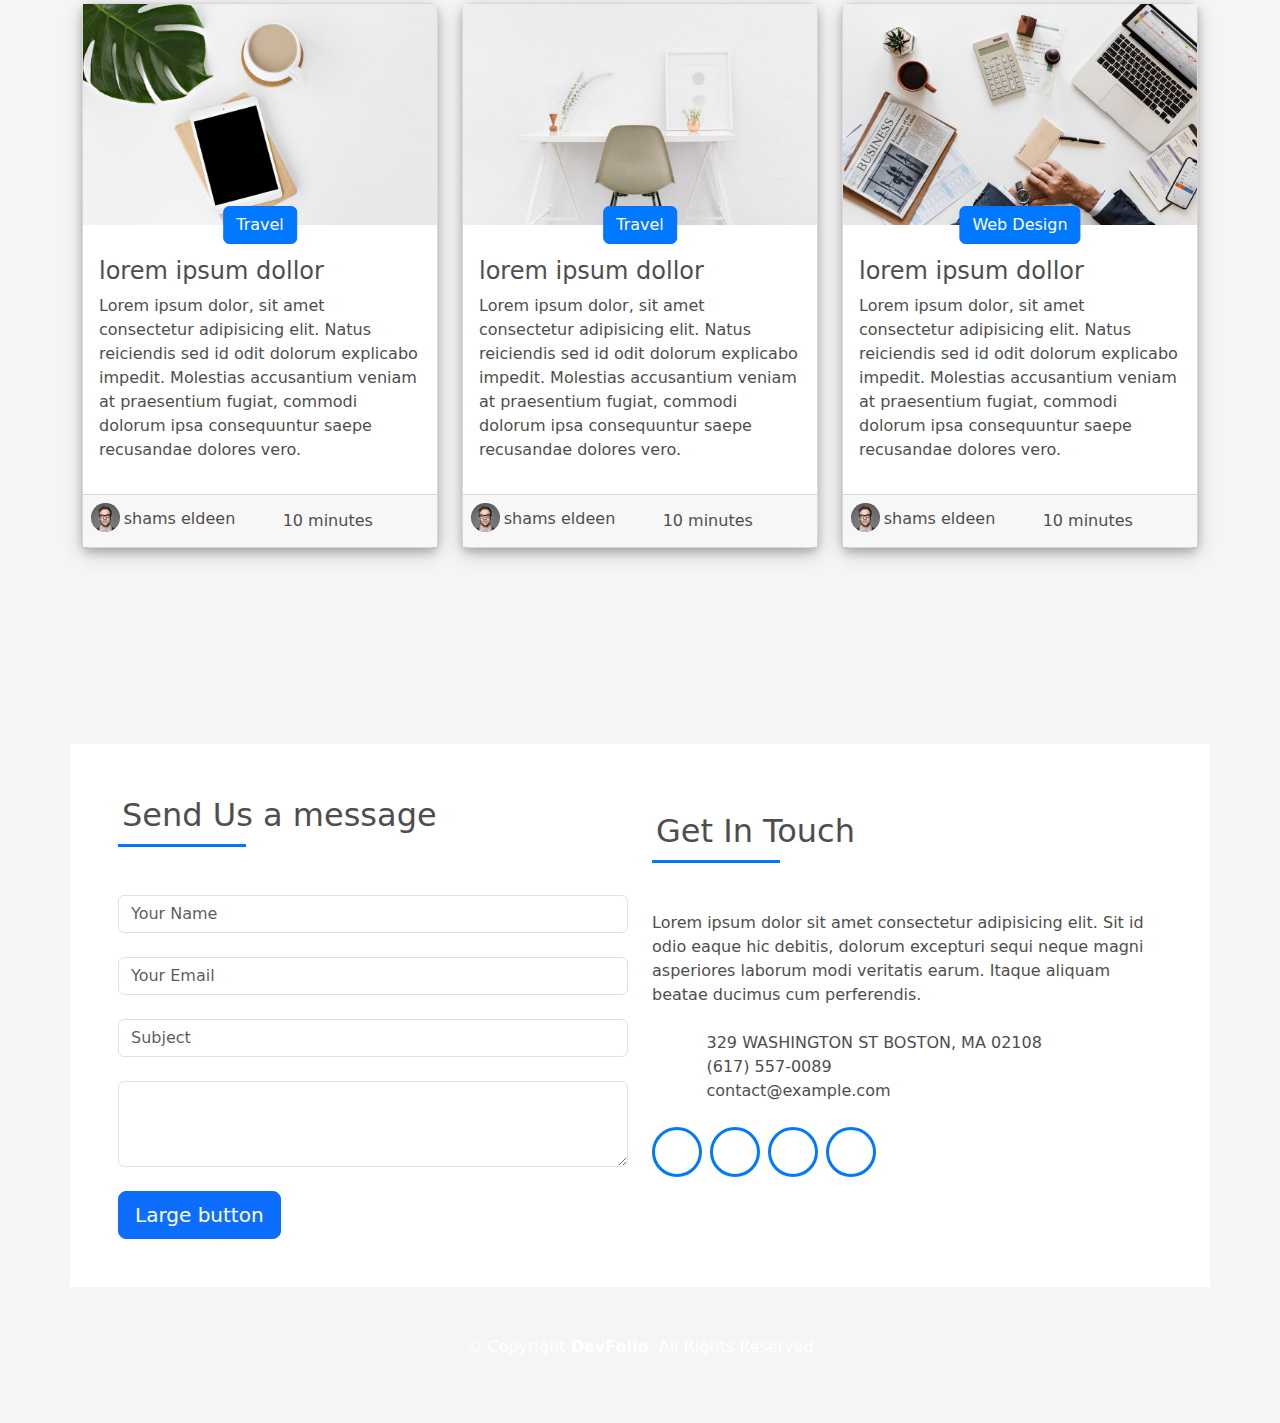
<file: DevFolio/index.html>
<!DOCTYPE html>
<html lang="en">

<head>
  <meta charset="UTF-8">
  <meta http-equiv="X-UA-Compatible" content="IE=edge">
  <meta name="viewport" content="width=device-width, initial-scale=1.0">
  <link rel="stylesheet" href="https://cdnjs.cloudflare.com/ajax/libs/font-awesome/6.1.1/css/all.min.css"
    integrity="sha512-KfkfwYDsLkIlwQp6LFnl8zNdLGxu9YAA1QvwINks4PhcElQSvqcyVLLD9aMhXd13uQjoXtEKNosOWaZqXgel0g=="
    crossorigin="anonymous" referrerpolicy="no-referrer">
  <link rel="stylesheet" href="css/bootstrap.min.css">
  <link rel="stylesheet" href="css/style.css">
  <script src="js/jquery-3.6.3.min.js"></script>
  <script src="js/popper.min.js"></script>
  <script src="js/bootstrap.min.js"></script>
  <title>DevFolio</title>
</head>

<body>

  <!-- --------------------NAVBAR START-------------------------------- -->


  <nav class="navbar navbar-expand-lg navbar-dark z-3  " id="nav-top">
    <div class="container ">
      <a class="navbar-brand fs-4" href="#">DevFolio</a>
      <button class="navbar-toggler" type="button" data-bs-toggle="collapse" data-bs-target="#navbarSupportedContent"
        aria-controls="navbarSupportedContent" aria-expanded="false" aria-label="Toggle navigation">
        <span class="navbar-toggler-icon"></span>
      </button>
      <div class="collapse navbar-collapse" id="navbarSupportedContent">
        <ul class="navbar-nav ms-auto mb-2 mb-lg-0 ">

          <li class="nav-item me-lg-3">
            <a class="nav-link " href="#home">HOME</a>
          </li>
          <li class="nav-item me-lg-3">
            <a class="nav-link" href="#about">ABOUT</a>
          </li>
          <li class="nav-item me-lg-3">
            <a class="nav-link" href="#services">SERVICES</a>
          </li>
          <li class="nav-item me-lg-3">
            <a class="nav-link" href="#portfolio">WORK</a>
          </li>
          <li class="nav-item me-lg-3">
            <a class="nav-link" href="#blog">BLOG</a>
          </li>
          <li class="nav-item me-lg-3">
            <a class="nav-link" href="#contact">CONTACT</a>
          </li>
        </ul>

      </div>
    </div>
  </nav>

  <!-- --------------------NAVBAR END------------------------------------- -->
  <!-- --------------------HOME PAGE START-------------------------------- -->

  <section class="vh-100 d-flex align-items-center justify-content-center " id="home">
    <div class="home-content  ">
      <h1>
        I AM TOM CRUISE
      </h1>
    </div>

  </section>

  <!-- ---------------------HOME PAGE END--------------------------------- -->

  <!-- ---------------------ABOUT PAGE END--------------------------------- -->

  <section class="py-4 m-5 h-100" id="about">
    <div class="container about-content">
      <div class="row">
        <div class="personal col-md-6 bg-body-tertiary">
          <div class="container-fluid">
            <div class="row">
              <div class="col-sm-4 p-2">
                <img class="w-sm-100 h-auto img-thumbnail" src="images/testimonial-2.jpg" alt="">
              </div>
              <div class="col-sm-7 offset-sm-1 p-2 d-flex align-items-start flex-column">
                <p><span class="fs-5 text-dark">Name: </span>Morgan Freeman</p>
                <p><span class="fs-5 text-dark">Profile: </span>Full Stack Dev</p>
                <p><span class="fs-5 text-dark">Email: </span>contact@example.com</p>
                <p><span class="fs-5 text-dark">Phone: </span>0123456789</p>
              </div>
            </div>
          </div>
          <h3 class="text-dark fs-5">Skills</h3>
          <label for="">HTML</label>
          <div class="progress my-2" role="progressbar" aria-label="HTML" aria-valuenow="25" aria-valuemin="0"
            aria-valuemax="100">
            <div class="progress-bar" style="width: 85%"></div>
          </div>
          <label for="">CSS3</label>
          <div class="progress my-2" role="progressbar" aria-label="CSS3" aria-valuenow="25" aria-valuemin="0"
            aria-valuemax="100">
            <div class="progress-bar" style="width: 75%"></div>
          </div>
          <label for="">PHP</label>
          <div class="progress my-2" role="progressbar" aria-label="PHP" aria-valuenow="25" aria-valuemin="0"
            aria-valuemax="100">
            <div class="progress-bar" style="width: 50%"></div>
          </div>
          <label for="">JavaScript</label>
          <div class="progress my-2" role="progressbar" aria-label="JAVASCRIPT" aria-valuenow="25" aria-valuemin="0"
            aria-valuemax="100">
            <div class="progress-bar" style="width: 90%"></div>
          </div>
        </div>
        <div class="brief col-md-6 mt-md-0 mt-sm-4">
          <h3 class=" pb-2 text-dark">About Me</h3>
          <p>Curabitur non nulla sit amet nisl tempus convallis quis ac lectus. Curabitur arcu erat, accumsan id
            imperdiet et, porttitor at sem. Praesent sapien massa, convallis a pellentesque nec, egestas non nisi. Nulla
            porttitor accumsan tincidunt.</p>
          <p class="p-1">Mauris blandit aliquet elit, eget tincidunt nibh pulvinar a. Vivamus suscipit tortor eget felis
            porttitor volutpat. Vestibulum ac diam sit amet quam vehicula elementum sed sit amet dui. porttitor at sem.
          </p>
          <p class="p-1">Nulla porttitor accumsan tincidunt. Quisque velit nisi, pretium ut lacinia in, elementum id
            enim. Nulla porttitor accumsan tincidunt. Mauris blandit aliquet elit, eget tincidunt nibh pulvinar a.</p>
        </div>
      </div>
    </div>
  </section>

  <!-- ---------------------ABOUT PAGE END--------------------------------- -->

  <!-- ---------------------SERVICES PAGE START--------------------------------- -->

  <section class="mt-4 py-4" id="services">
    <div class="p-title mb-5 d-flex justify-content-center text-center">
      <div class="p-cont">
        <div class="p-cont-title">
          <h3 class="text-dark fw-bold title">SERVICES</h3>
        </div>

        <p>Lorem ipsum dolor sit amet consectetur adipisicing elit.</p>
      </div>

    </div>

    <div class="container">
      <div class="row">

        <div class=" col-md-4 p-md-3 p-sm-2 d-flex d-flex justify-content-center align-items-center flex-column">
          <div class="ser-card d-flex flex-column justify-content-center align-items-center rounded-3 py-4 ">
            <div class="ser-icon d-flex justify-content-center align-items-center mb-4 p-2">
              <span class="circle-icon ">
                <i class="icon fa-solid fa-display"></i>
              </span>
            </div>
            <div class="ser-content text-center">
              <h2 class="text-dark my-3">WEB DESIGN</h2>
              <p class="p-3">Lorem ipsum dolor sit amet consectetur adipisicing elit. Expedita minus fuga officiis.
                Illum, illo hic dignissimos at, incidunt cumque ad eveni</p>
            </div>
          </div>
        </div>
        <div class=" col-md-4 p-md-3 p-sm-2 d-flex d-flex justify-content-center align-items-center flex-column">
          <div class="ser-card d-flex flex-column justify-content-center align-items-center rounded-3 py-4 ">
            <div class="ser-icon d-flex justify-content-center align-items-center mb-4 p-2">
              <span class="circle-icon ">
                <i class="icon fa-solid fa-code "></i>
              </span>
            </div>
            <div class="ser-content text-center">
              <h2 class="text-dark my-3">WEB DEVELOPMENT</h2>
              <p class="p-3">Lorem ipsum dolor sit amet consectetur adipisicing elit. Expedita minus fuga officiis.
                Illum, illo hic dignissimos at, incidunt cumque ad eveni</p>
            </div>
          </div>
        </div>
        <div class=" col-md-4 p-md-3 p-sm-2 d-flex d-flex justify-content-center align-items-center flex-column">
          <div class="ser-card d-flex flex-column justify-content-center align-items-center rounded-3 py-4 ">
            <div class="ser-icon d-flex justify-content-center align-items-center mb-4 p-2">
              <span class="circle-icon ">
                <i class="icon fa-solid fa-camera"></i>
              </span>
            </div>
            <div class="ser-content text-center">
              <h2 class="text-dark my-3">PHOTOGRAPHY</h2>
              <p class="p-3">Lorem ipsum dolor sit amet consectetur adipisicing elit. Expedita minus fuga officiis.
                Illum, illo hic dignissimos at, incidunt cumque ad eveni</p>
            </div>
          </div>
        </div>
        <div class=" col-md-4 p-md-3 p-sm-2 d-flex d-flex justify-content-center align-items-center flex-column">
          <div class="ser-card d-flex flex-column justify-content-center align-items-center rounded-3 py-4 ">
            <div class="ser-icon d-flex justify-content-center align-items-center mb-4 p-2">
              <span class="circle-icon ">
                <i class="icon fa-solid fa-mobile-screen"></i>
              </span>
            </div>
            <div class="ser-content text-center">
              <h2 class="text-dark my-3">RESPONSIVE DESIGN</h2>
              <p class="p-3">Lorem ipsum dolor sit amet consectetur adipisicing elit. Expedita minus fuga officiis.
                Illum, illo hic dignissimos at, incidunt cumque ad eveni</p>
            </div>
          </div>
        </div>
        <div class=" col-md-4 p-md-3 p-sm-2 d-flex d-flex justify-content-center align-items-center flex-column">
          <div class="ser-card d-flex flex-column justify-content-center align-items-center rounded-3 py-4 ">
            <div class="ser-icon d-flex justify-content-center align-items-center mb-4 p-2">
              <span class="circle-icon ">
                <i class="icon fa-solid fa-paintbrush"></i>
              </span>
            </div>
            <div class="ser-content text-center">
              <h2 class="text-dark my-3">GRAPHIC DESIGN</h2>
              <p class="p-3">Lorem ipsum dolor sit amet consectetur adipisicing elit. Expedita minus fuga officiis.
                Illum, illo hic dignissimos at, incidunt cumque ad eveni</p>
            </div>
          </div>
        </div>
        <div class=" col-md-4 p-md-3 p-sm-2 d-flex d-flex justify-content-center align-items-center flex-column">
          <div class="ser-card d-flex flex-column justify-content-center align-items-center rounded-3 py-4 ">
            <div class="ser-icon d-flex justify-content-center align-items-center mb-4 p-2">
              <span class="circle-icon ">
                <i class="icon fa-solid fa-chart-simple"></i>
              </span>
            </div>
            <div class="ser-content text-center">
              <h2 class="text-dark my-3">MARKETING SERVICES</h2>
              <p class="p-3">Lorem ipsum dolor sit amet consectetur adipisicing elit. Expedita minus fuga officiis.
                Illum, illo hic dignissimos at, incidunt cumque ad eveni</p>
            </div>
          </div>
        </div>


      </div>
    </div>
    <div class="ser-st">
      <div class="container  my-5">
        <div class="row py-5">
          <div class="col-md-3 p-5 d-flex justify-content-center align-items-center">
            <div class="d-flex flex-column justify-content-center align-items-center">
              <div class="st-icon mb-3 d-flex justify-content-center align-items-center">
                <span class="st-icon-circle">

                  <i class="st-icon-self fa-solid fa-check"></i>
                </span>
              </div>

              <h3 class="fs-3 fw-bold text-white">500</h3>
              <p class="fs-5 fw-normal text-white ">work completed</p>
            </div>
          </div>

          <div class="col-md-3 p-5 d-flex justify-content-center align-items-center">
            <div class="d-flex flex-column justify-content-center align-items-center">
              <div class="st-icon mb-3 d-flex justify-content-center align-items-center">
                <span class="st-icon-circle">

                  <i class="st-icon-self fa-solid fa-calendar "></i>
                </span>
              </div>

              <h3 class="fs-3 fw-bold text-white">500</h3>
              <p class="fs-5 fw-normal text-white ">work completed</p>
            </div>
          </div>

          <div class="col-md-3 p-5 d-flex justify-content-center align-items-center">
            <div class="d-flex flex-column justify-content-center align-items-center">
              <div class="st-icon mb-3 d-flex justify-content-center align-items-center">
                <span class="st-icon-circle">

                  <i class="st-icon-self fa-solid fa-people-group "></i>
                </span>
              </div>

              <h3 class="fs-3 fw-bold text-white">500</h3>
              <p class="fs-5 fw-normal text-white ">work completed</p>
            </div>
          </div>

          <div class="col-md-3 p-5 d-flex justify-content-center align-items-center">
            <div class="d-flex flex-column justify-content-center align-items-center">
              <div class="st-icon mb-3 d-flex justify-content-center align-items-center">
                <span class="st-icon-circle">

                  <i class="st-icon-self fa-solid fa-ribbon "></i>
                </span>
              </div>

              <h3 class="fs-3 fw-bold text-white">500</h3>
              <p class="fs-5 fw-normal text-white ">work completed</p>
            </div>
          </div>



        </div>
      </div>
    </div>

  </section>


  <!-- ---------------------SERVICES PAGE END--------------------------------- -->

  <!-- ---------------------PORTFOLIO PAGE START--------------------------------- -->
  <section class="mt-4 py-4 mb-5" id="portfolio">
    <div class="p-title mb-5 d-flex justify-content-center text-center">
      <div class="p-cont">
        <div class="p-cont-title">
          <h3 class="text-dark fw-bold title">PORTFOLIO</h3>
        </div>

        <p>Lorem ipsum dolor sit amet consectetur adipisicing elit.</p>
      </div>

    </div>
    <div class="container">
      <div class="row">

        <div class=" col-md-4 d-flex d-flex p-md-4 p-sm-2 justify-content-center align-items-center flex-column">
          <div
            class="ser-card d-flex  m-md-2 pb-3 m-sm-1 flex-column justify-content-center align-items-center rounded-3 ">
            <div class="img-container mb-2">
              <img class="img" src="images/work-1.jpg" />
            </div>
            <div class="p-data p-md-2 w-100 d-flex justify-content-around align-items-center ">
              <div class="p-info d-flex flex-column align-items-start mb-0">
                <p class="mb-0 fs-md-5 fw-medium">lorem ipsum dolor</p>
                <p class="mb-0 fw-light">
                  <span class="text-primary fw-medium">web design</span> / 20 sep 2023
                </p>
              </div>
              <div class="plus">
                <i class="fa-solid fa-circle-plus"></i>
              </div>
            </div>
          </div>
        </div>
        <div class=" col-md-4 d-flex d-flex p-md-4 p-sm-2 justify-content-center align-items-center flex-column">
          <div
            class="ser-card d-flex  m-md-2 pb-3 m-sm-1 flex-column justify-content-center align-items-center rounded-3 ">
            <div class="img-container mb-2">
              <img class="img" src="images/work-2.jpg" />
            </div>
            <div class="p-data p-md-2 w-100 d-flex justify-content-around align-items-center ">
              <div class="p-info d-flex flex-column align-items-start mb-0">
                <p class="mb-0 fs-md-5 fw-medium">lorem ipsum dolor</p>
                <p class="mb-0 fw-light">
                  <span class="text-primary fw-medium">web design</span> / 20 sep 2023
                </p>
              </div>
              <div class="plus">
                <i class="fa-solid fa-circle-plus"></i>
              </div>
            </div>
          </div>
        </div>
        <div class=" col-md-4 d-flex d-flex p-md-4 p-sm-2 justify-content-center align-items-center flex-column">
          <div
            class="ser-card d-flex  m-md-2 pb-3 m-sm-1 flex-column justify-content-center align-items-center rounded-3 ">
            <div class="img-container mb-2">
              <img class="img" src="images/work-3.jpg" />
            </div>
            <div class="p-data p-md-2 w-100 d-flex justify-content-around align-items-center ">
              <div class="p-info d-flex flex-column align-items-start mb-0">
                <p class="mb-0 fs-md-5 fw-medium">lorem ipsum dolor</p>
                <p class="mb-0 fw-light">
                  <span class="text-primary fw-medium">web design</span> / 20 sep 2023
                </p>
              </div>
              <div class="plus">
                <i class="fa-solid fa-circle-plus"></i>
              </div>
            </div>
          </div>
        </div>
        <div class=" col-md-4 d-flex d-flex p-md-4 p-sm-2 justify-content-center align-items-center flex-column">
          <div
            class="ser-card d-flex  m-md-2 pb-3 m-sm-1 flex-column justify-content-center align-items-center rounded-3 ">
            <div class="img-container mb-2">
              <img class="img" src="images/work-4.jpg" />
            </div>
            <div class="p-data p-md-2 w-100 d-flex justify-content-around align-items-center ">
              <div class="p-info d-flex flex-column align-items-start mb-0">
                <p class="mb-0 fs-md-5 fw-medium">lorem ipsum dolor</p>
                <p class="mb-0 fw-light">
                  <span class="text-primary fw-medium">web design</span> / 20 sep 2023
                </p>
              </div>
              <div class="plus">
                <i class="fa-solid fa-circle-plus"></i>
              </div>
            </div>
          </div>
        </div>
        <div class=" col-md-4 d-flex d-flex p-md-4 p-sm-2 justify-content-center align-items-center flex-column">
          <div
            class="ser-card d-flex  m-md-2 pb-3 m-sm-1 flex-column justify-content-center align-items-center rounded-3 ">
            <div class="img-container mb-2">
              <img class="img" src="images/work-5.jpg" />
            </div>
            <div class="p-data p-md-2 w-100 d-flex justify-content-around align-items-center ">
              <div class="p-info d-flex flex-column align-items-start mb-0">
                <p class="mb-0 fs-md-5 fw-medium">lorem ipsum dolor</p>
                <p class="mb-0 fw-light">
                  <span class="text-primary fw-medium">web design</span> / 20 sep 2023
                </p>
              </div>
              <div class="plus">
                <i class="fa-solid fa-circle-plus"></i>
              </div>
            </div>
          </div>
        </div>
        <div class=" col-md-4 d-flex d-flex p-md-4 p-sm-2 justify-content-center align-items-center flex-column">
          <div
            class="ser-card d-flex  m-md-2 pb-3 m-sm-1 flex-column justify-content-center align-items-center rounded-3 ">
            <div class="img-container mb-2">
              <img class="img" src="images/work-6.jpg" />
            </div>
            <div class="p-data p-md-2 w-100 d-flex justify-content-around align-items-center ">
              <div class="p-info d-flex flex-column align-items-start mb-0">
                <p class="mb-0 fs-md-5 fw-medium">lorem ipsum dolor</p>
                <p class="mb-0 fw-light">
                  <span class="text-primary fw-medium">web design</span> / 20 sep 2023
                </p>
              </div>
              <div class="plus">
                <i class="fa-solid fa-circle-plus"></i>
              </div>
            </div>
          </div>
        </div>
      </div>
    </div>
  </section>
  <!-- ---------------------PORTFOLIO PAGE END--------------------------------- -->

  <!-- ---------------------BALNK PAGE START--------------------------------- -->
  <section class="blank my-5">
    <div class="blank-img">

    </div>
  </section>
  <!-- ---------------------BALNK PAGE END--------------------------------- -->
  <!-- ---------------------BLOG PAGE START--------------------------------- -->

  <section class="mt-4 py-4 mb-5" id="blog">
    <div class="p-title mb-5 d-flex justify-content-center text-center">
      <div class="p-cont">
        <div class="p-cont-title">
          <h3 class="text-dark fw-bold title">PORTFOLIO</h3>
        </div>

        <p>Lorem ipsum dolor sit amet consectetur adipisicing elit.</p>
      </div>

    </div>
    <div class="container">
      <div class="row">
        <div class=" col-md-4 py-md-4 py-sm-2">
          <div class="blog-ch rounded-3 ">

            <div class="blog-img position-relative">
              <img class="w-100" src="images/work-1.jpg" alt="">
              <button type="button"
                class="btn btn-primary float-head position-absolute top-100 start-50 translate-middle">Travel</button>

            </div>
            <div class="blog-cont p-md-3 p-sm-1 mt-3 d-flex flex-column align-items-start ">
              <h4>lorem ipsum dollor</h4>
              <p>Lorem ipsum dolor, sit amet consectetur adipisicing elit. Natus reiciendis sed id odit dolorum
                explicabo impedit. Molestias accusantium veniam at praesentium fugiat, commodi dolorum ipsa consequuntur
                saepe recusandae dolores vero.</p>

            </div>
            <div class="blog-footer">
              <footer class=" px-md-2 px-sm-1 d-flex align-items-center  ">
                <div class="footer-img-txt d-flex mt-1  ">
                  <div class="footer-img mt-1 d-flex justify-content-center align-items-center ">
                    <img class=" rounded-circle " src="images/testimonial-2.jpg" alt="">
                  </div>
                  <div class="footer-txt">
                    <a class="" href="#home">
                      <p class="fs-6 ms-1 mt-2 fw-medium">shams eldeen</p>
                    </a>

                  </div>
                </div>
                <div class="time">
                  <span class="  fs-s fw-light">
                    <i class="fa-solid fa-clock"></i>10 minutes
                  </span>
                </div>

              </footer>
            </div>
          </div>
        </div>
        <div class=" col-md-4 py-md-4 py-sm-2">
          <div class="blog-ch rounded-3 ">

            <div class="blog-img position-relative">
              <img class="w-100" src="images/work-2.jpg" alt="">
              <button type="button"
                class="btn btn-primary float-head position-absolute top-100 start-50 translate-middle">Travel</button>

            </div>
            <div class="blog-cont p-md-3 p-sm-1 mt-3 d-flex flex-column align-items-start ">
              <h4>lorem ipsum dollor</h4>
              <p>Lorem ipsum dolor, sit amet consectetur adipisicing elit. Natus reiciendis sed id odit dolorum
                explicabo impedit. Molestias accusantium veniam at praesentium fugiat, commodi dolorum ipsa consequuntur
                saepe recusandae dolores vero.</p>

            </div>
            <div class="blog-footer">
              <footer class=" px-md-2 px-sm-1 d-flex align-items-center  ">
                <div class="footer-img-txt d-flex mt-1  ">
                  <div class="footer-img mt-1 d-flex justify-content-center align-items-center ">
                    <img class=" rounded-circle " src="images/testimonial-2.jpg" alt="">
                  </div>
                  <div class="footer-txt">
                    <a class="" href="#home">
                      <p class="fs-6 ms-1 mt-2 fw-medium">shams eldeen</p>
                    </a>

                  </div>
                </div>
                <div class="time">
                  <span class="  fs-s fw-light">
                    <i class="fa-solid fa-clock"></i>10 minutes
                  </span>
                </div>

              </footer>
            </div>
          </div>
        </div>
        <div class=" col-md-4 py-md-4 py-sm-2">
          <div class="blog-ch rounded-3 ">

            <div class="blog-img position-relative">
              <img class="w-100" src="images/work-3.jpg" alt="">

              <button type="button"
                class="btn btn-primary float-head position-absolute top-100 start-50 translate-middle">Web
                Design</button>

            </div>
            <div class="blog-cont p-md-3 p-sm-1 mt-3 d-flex flex-column align-items-start ">
              <h4>lorem ipsum dollor</h4>
              <p>Lorem ipsum dolor, sit amet consectetur adipisicing elit. Natus reiciendis sed id odit dolorum
                explicabo impedit. Molestias accusantium veniam at praesentium fugiat, commodi dolorum ipsa consequuntur
                saepe recusandae dolores vero.</p>

            </div>
            <div class="blog-footer">
              <footer class=" px-md-2 px-sm-1 d-flex align-items-center  ">
                <div class="footer-img-txt d-flex mt-1  ">
                  <div class="footer-img mt-1 d-flex justify-content-center align-items-center ">
                    <img class=" rounded-circle " src="images/testimonial-2.jpg" alt="">
                  </div>
                  <div class="footer-txt">
                    <a class="" href="#home">
                      <p class="fs-6 ms-1 mt-2 fw-medium">shams eldeen</p>
                    </a>

                  </div>
                </div>
                <div class="time">
                  <span class="  fs-s fw-light">
                    <i class="fa-solid fa-clock"></i>10 minutes
                  </span>
                </div>

              </footer>
            </div>
          </div>
        </div>

      </div>
  </section>




  <!-- ---------------------BLOG PAGE END--------------------------------- -->
  <!-- ---------------------CONTACT PAGE START--------------------------------- -->
  <section class="mt-5 pb-5" id="contact">
    <div class=" container bg-white p-5">
      <div class="row">
        <div class=" col-md-6  ">
          <div class="contact-ch">
            <div class="contact-title position-relative  mb-5">
              <div class="p-1">
                <h2>Send Us a message</h2>
              </div>
            </div>
            <div class="contact-form">
              <div class="mb-4">

                <input type="text" class="form-control" id="exampleFormControlInput1" placeholder="Your Name">
              </div>
              <div class="mb-4">
                <input type="email" class="form-control" id="exampleFormControlInput1" placeholder="Your Email">
              </div>
              <div class="mb-4">
                <input type="text" class="form-control" id="exampleFormControlInput1" placeholder="Subject">
              </div>
              <div class="mb-4">
                <textarea class="form-control" id="exampleFormControlTextarea1" rows="3"></textarea>
              </div>
            </div>
            <div class="contact-btn">
              <button type="button" class="btn btn-primary btn-lg rounded-3">Large button</button>
            </div>
          </div>
        </div>
        <div class="col-md-6 mt-sm-3">
          <div class="contact-title position-relative  mb-5">
            <div class="p-1">
              <h2>Get In Touch</h2>
            </div>
          </div>
          <div class="contact-brief">
            <div class="c-d-brief">
              <p>Lorem ipsum dolor sit amet consectetur adipisicing elit. Sit id odio eaque hic debitis, dolorum
                excepturi sequi neque magni asperiores laborum modi veritatis earum. Itaque aliquam beatae ducimus cum
                perferendis.</p>

            </div>
            <div class="c-d-info mt-sm-4">
              <div class=" container-fluid">
                <div class="row">

                  <div class=" col-1 d-flex flex-column ps-0">
                    <span><i class="fa-solid fa-location-dot text-primary"></i></span>
                    <span><i class=" fas fa-phone text-primary"></i></span>
                    <span><i class="fa-solid fa-envelope text-primary"></i></i></span>
                  </div>



                  <div class=" col-11 d-flex flex-column">
                    <p class="m-0 fw-light">329 WASHINGTON ST BOSTON, MA 02108</p>
                    <p class="m-0 fw-light"> (617) 557-0089</p>
                    <p class="m-0 fw-light">contact@example.com</p>
                  </div>


                </div>

              </div>
            </div>
            <div class="social-panel d-flex justify-content-start mt-md-4 mt-sm-4">
              <a class="social-link me-2" href="#">
                <div class="s-icon d-flex justify-content-center align-items-center">
                  <span>
                    <i class="s-icon-self fab fa-facebook-f"></i>
                  </span>

                </div>
              </a>
              <a class="social-link me-2" href="#">
                <div class="s-icon d-flex justify-content-center align-items-center">
                  <span>
                    <i class="s-icon-self fab fa-twitter"></i>
                  </span>

                </div>
              </a>
              <a class="social-link me-2" href="#">
                <div class="s-icon d-flex justify-content-center align-items-center">
                  <span>
                    <i class="s-icon-self fab fa-instagram"></i>
                  </span>

                </div>
              </a>
              <a class="social-link me-2" href="#">
                <div class="s-icon d-flex justify-content-center align-items-center">
                  <span>
                    <i class="s-icon-self fab fa-twitch"></i>
                  </span>

                </div>
              </a>

            </div>
          </div>
        </div>
      </div>
    </div>
    </div>



    </div>
    <div class="c-footer mt-5 d-flex justify-content-center align-items-center text-white">

      <p>© Copyright <strong>DevFolio</strong>. All Rights Reserved</p>
      <p></p>
    </div>


  </section>

<div class="top ">

  <a href="#home">
    <i class=" arr-top fas fa-arrow-up"></i>
  </a>
</div>
  <!-- ---------------------CONTACT PAGE END--------------------------------- -->

</body>

</html>
</file>
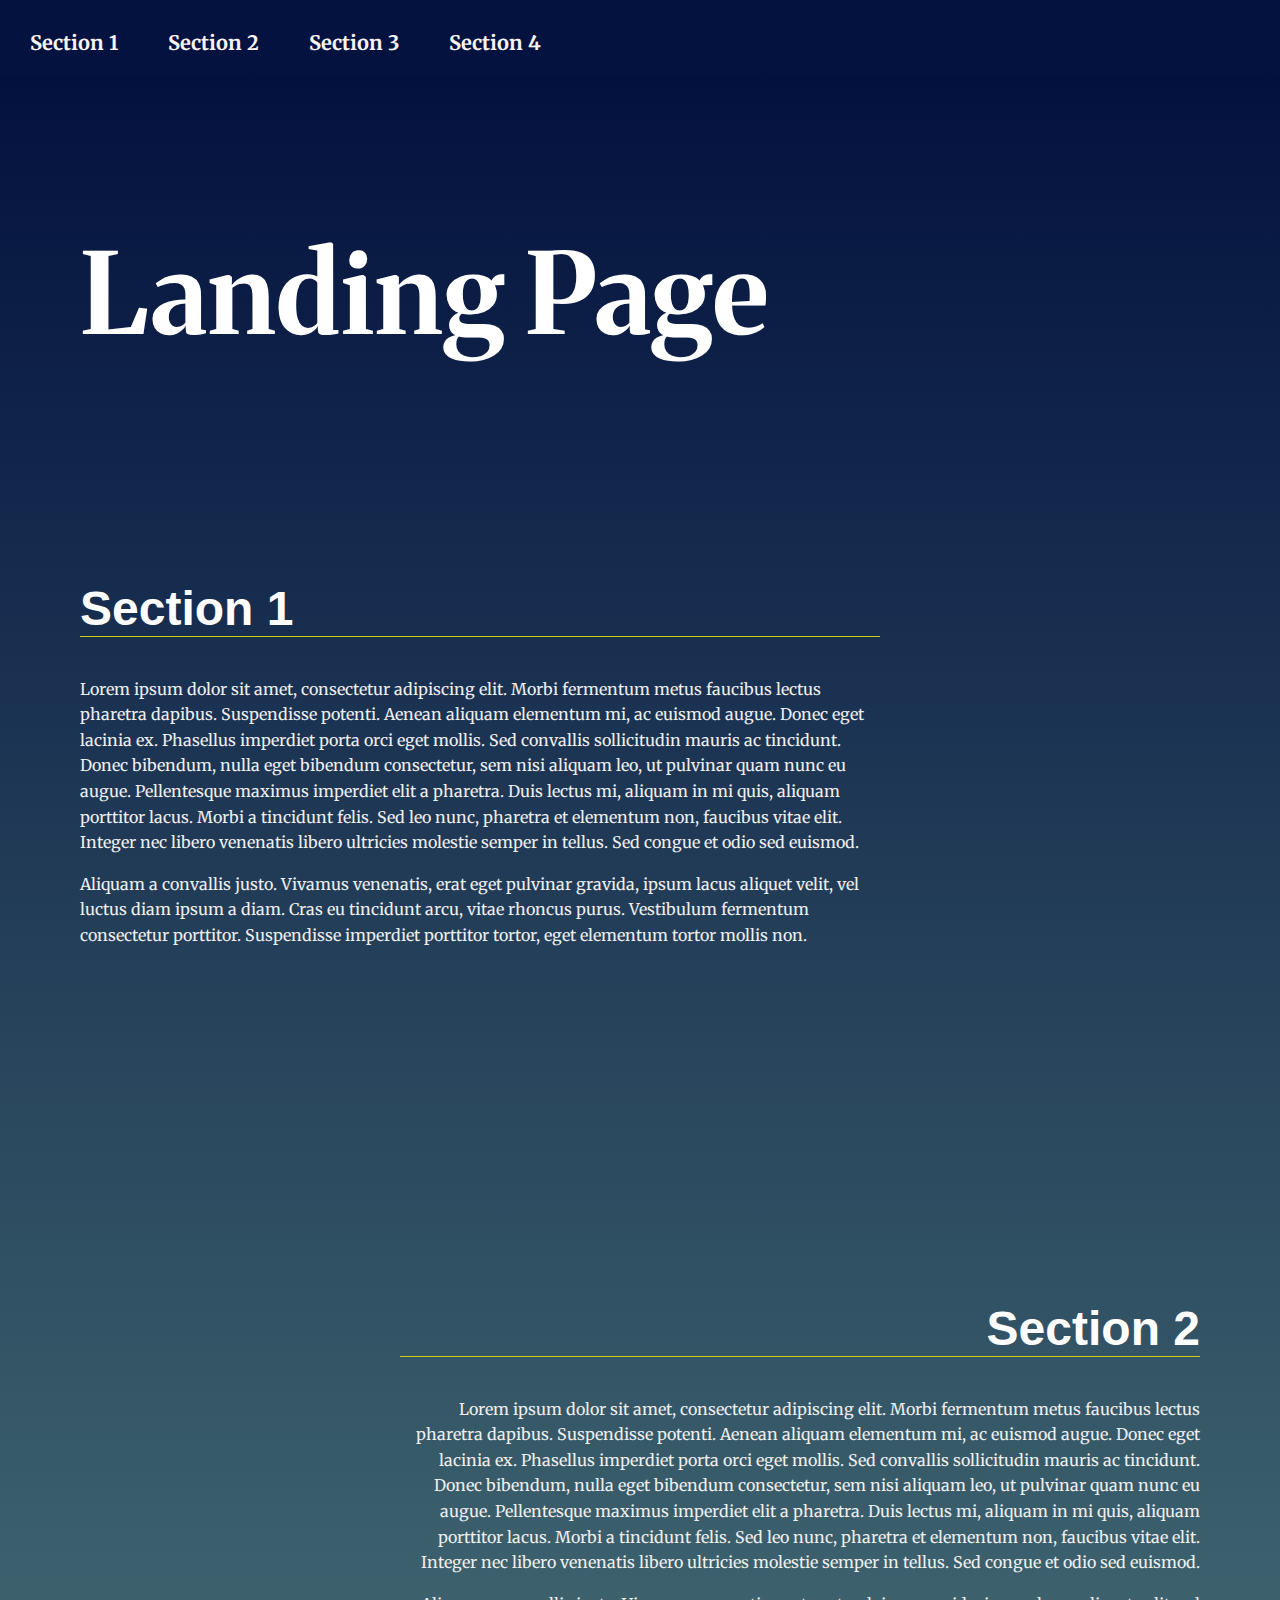
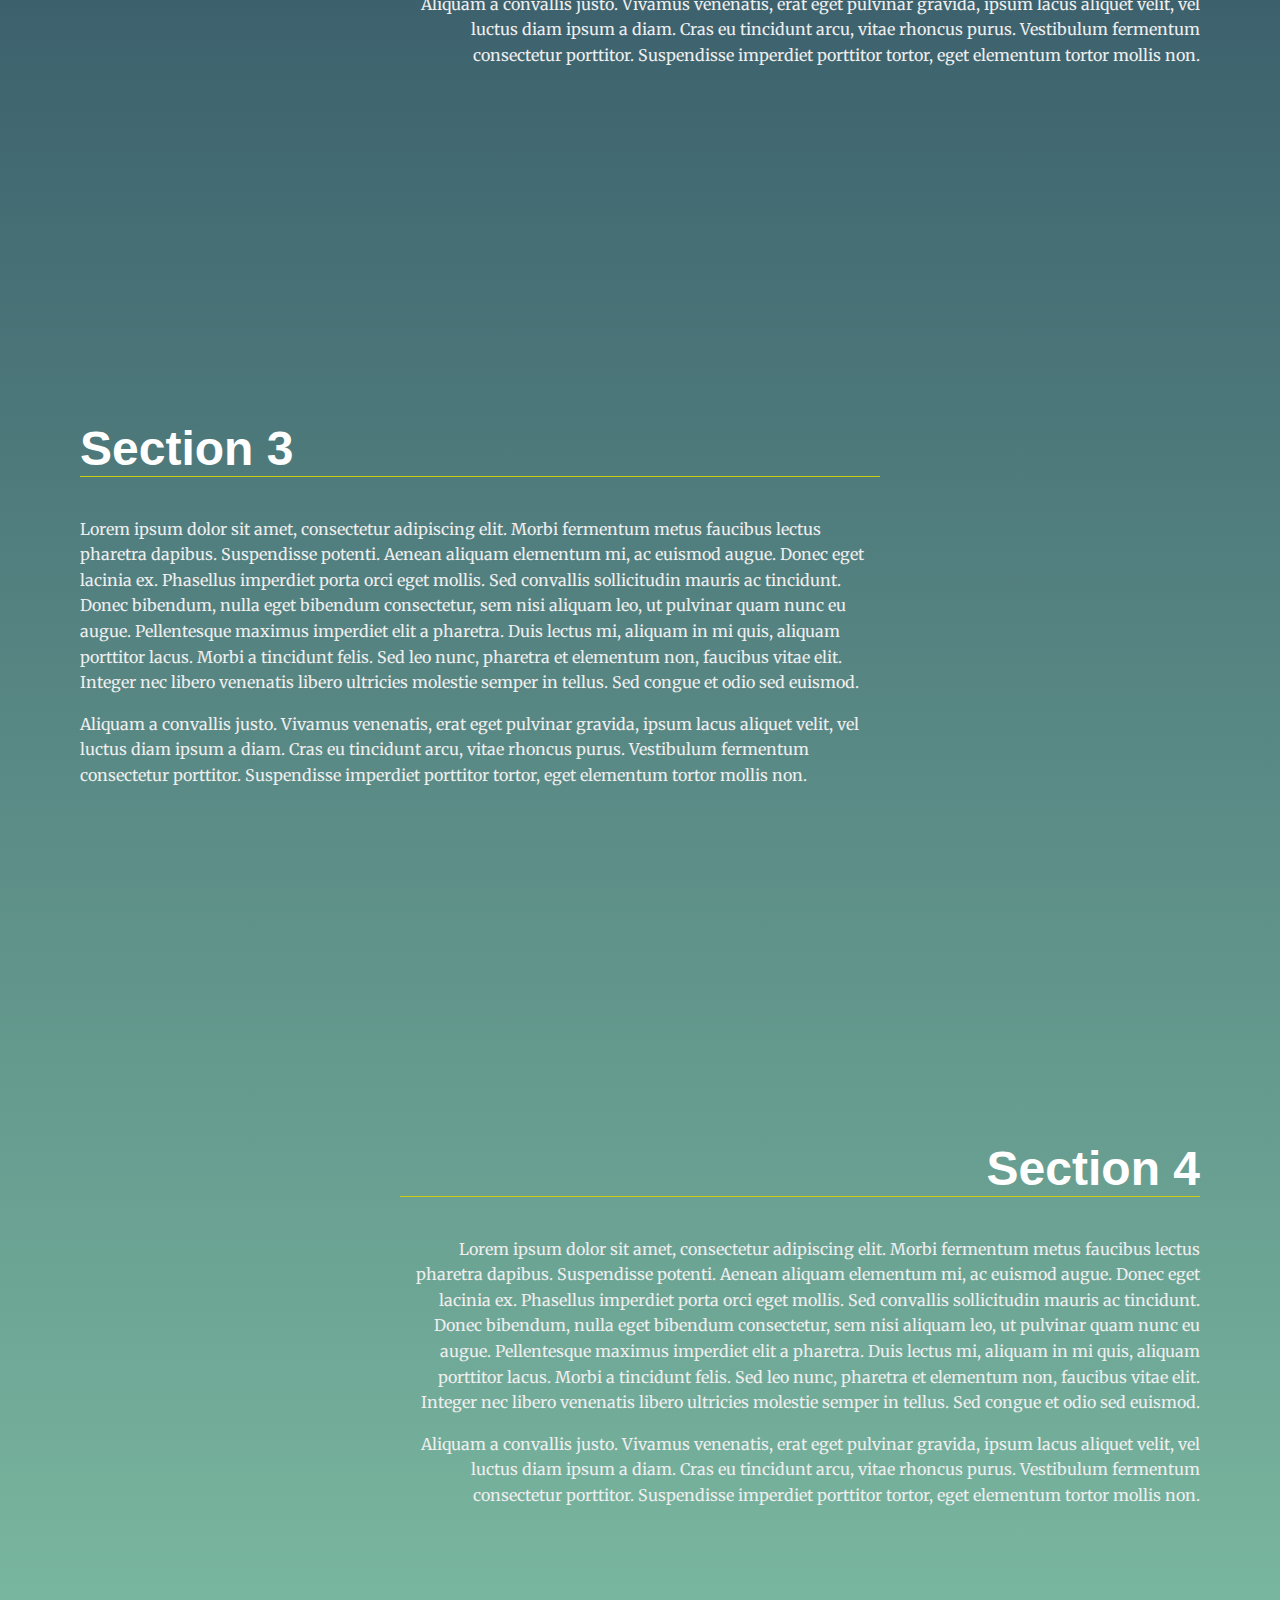
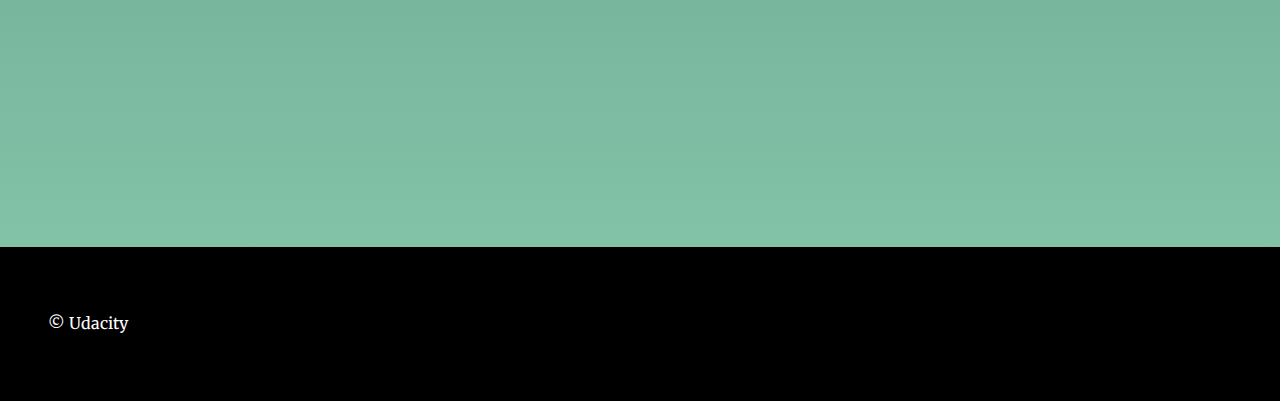
<file: landing-page/index.html>
<!DOCTYPE html >
<html lang="en">
<head>
  <meta charset="UTF-8">
  <meta name="viewport" content="width=device-width, initial-scale=1.0">
  <meta http-equiv="X-UA-Compatible" content="ie=edge">
  <title >Landing Page</title>
  <!-- Load Google Fonts -->
  <link href="https://fonts.googleapis.com/css?family=Fira+Sans:900|Merriweather&display=swap" rel="stylesheet">  <!-- Load Styles -->
  <link href="css/styles.css" rel="stylesheet">
  <script src="js\app.js"></script>
</head>
<body>
  <!-- HTML Follows BEM naming conventions 
  IDs are only used for sections to connect menu achors to sections -->
  <header class="page__header">
    <nav class="navbar__menu" id="nav--bar">
      <!-- Navigation starts as empty UL that will be populated with JS -->
      <ul id="navbar__list"></ul>
    </nav>
  </header>
  <main>
    <header class="main__hero">
      <h1>Landing Page </h1>
    </header>
    <!-- Each Section has an ID (used for the anchor) and 
    a data attribute that will populate the li node.
    Adding more sections will automatically populate nav.
    The first section is set to active class by default -->
    <section id="section1" data-nav="Section 1"  >
      <div class="landing__container">
        <h2>Section 1</h2>
        <p>Lorem ipsum dolor sit amet, consectetur adipiscing elit. Morbi fermentum metus faucibus lectus pharetra dapibus. Suspendisse potenti. Aenean aliquam elementum mi, ac euismod augue. Donec eget lacinia ex. Phasellus imperdiet porta orci eget mollis. Sed convallis sollicitudin mauris ac tincidunt. Donec bibendum, nulla eget bibendum consectetur, sem nisi aliquam leo, ut pulvinar quam nunc eu augue. Pellentesque maximus imperdiet elit a pharetra. Duis lectus mi, aliquam in mi quis, aliquam porttitor lacus. Morbi a tincidunt felis. Sed leo nunc, pharetra et elementum non, faucibus vitae elit. Integer nec libero venenatis libero ultricies molestie semper in tellus. Sed congue et odio sed euismod.</p>

        <p>Aliquam a convallis justo. Vivamus venenatis, erat eget pulvinar gravida, ipsum lacus aliquet velit, vel luctus diam ipsum a diam. Cras eu tincidunt arcu, vitae rhoncus purus. Vestibulum fermentum consectetur porttitor. Suspendisse imperdiet porttitor tortor, eget elementum tortor mollis non.</p>
      </div>
    </section>
    <section id="section2" data-nav="Section 2">
      <div class="landing__container">
        <h2>Section 2</h2>
        <p>Lorem ipsum dolor sit amet, consectetur adipiscing elit. Morbi fermentum metus faucibus lectus pharetra dapibus. Suspendisse potenti. Aenean aliquam elementum mi, ac euismod augue. Donec eget lacinia ex. Phasellus imperdiet porta orci eget mollis. Sed convallis sollicitudin mauris ac tincidunt. Donec bibendum, nulla eget bibendum consectetur, sem nisi aliquam leo, ut pulvinar quam nunc eu augue. Pellentesque maximus imperdiet elit a pharetra. Duis lectus mi, aliquam in mi quis, aliquam porttitor lacus. Morbi a tincidunt felis. Sed leo nunc, pharetra et elementum non, faucibus vitae elit. Integer nec libero venenatis libero ultricies molestie semper in tellus. Sed congue et odio sed euismod.</p>

        <p>Aliquam a convallis justo. Vivamus venenatis, erat eget pulvinar gravida, ipsum lacus aliquet velit, vel luctus diam ipsum a diam. Cras eu tincidunt arcu, vitae rhoncus purus. Vestibulum fermentum consectetur porttitor. Suspendisse imperdiet porttitor tortor, eget elementum tortor mollis non.</p>
      </div>
    </section>
    <section id="section3" data-nav="Section 3">
      <div class="landing__container">
        <h2>Section 3</h2>
        <p>Lorem ipsum dolor sit amet, consectetur adipiscing elit. Morbi fermentum metus faucibus lectus pharetra dapibus. Suspendisse potenti. Aenean aliquam elementum mi, ac euismod augue. Donec eget lacinia ex. Phasellus imperdiet porta orci eget mollis. Sed convallis sollicitudin mauris ac tincidunt. Donec bibendum, nulla eget bibendum consectetur, sem nisi aliquam leo, ut pulvinar quam nunc eu augue. Pellentesque maximus imperdiet elit a pharetra. Duis lectus mi, aliquam in mi quis, aliquam porttitor lacus. Morbi a tincidunt felis. Sed leo nunc, pharetra et elementum non, faucibus vitae elit. Integer nec libero venenatis libero ultricies molestie semper in tellus. Sed congue et odio sed euismod.</p>

        <p>Aliquam a convallis justo. Vivamus venenatis, erat eget pulvinar gravida, ipsum lacus aliquet velit, vel luctus diam ipsum a diam. Cras eu tincidunt arcu, vitae rhoncus purus. Vestibulum fermentum consectetur porttitor. Suspendisse imperdiet porttitor tortor, eget elementum tortor mollis non.</p>
      </div>
    </section>
    <section id="section4" data-nav="Section 4" >
      <div class="landing__container">
        <h2>Section 4</h2>
        <p>Lorem ipsum dolor sit amet, consectetur adipiscing elit. Morbi fermentum metus faucibus lectus pharetra dapibus. Suspendisse potenti. Aenean aliquam elementum mi, ac euismod augue. Donec eget lacinia ex. Phasellus imperdiet porta orci eget mollis. Sed convallis sollicitudin mauris ac tincidunt. Donec bibendum, nulla eget bibendum consectetur, sem nisi aliquam leo, ut pulvinar quam nunc eu augue. Pellentesque maximus imperdiet elit a pharetra. Duis lectus mi, aliquam in mi quis, aliquam porttitor lacus. Morbi a tincidunt felis. Sed leo nunc, pharetra et elementum non, faucibus vitae elit. Integer nec libero venenatis libero ultricies molestie semper in tellus. Sed congue et odio sed euismod.</p>

        <p>Aliquam a convallis justo. Vivamus venenatis, erat eget pulvinar gravida, ipsum lacus aliquet velit, vel luctus diam ipsum a diam. Cras eu tincidunt arcu, vitae rhoncus purus. Vestibulum fermentum consectetur porttitor. Suspendisse imperdiet porttitor tortor, eget elementum tortor mollis non.</p>
      </div>
    </section>
  </main>
  
  <footer class="page__footer">
    <p>&copy Udacity</p>
  </footer>
  <script src="js\app.js"></script> 
</body>
</html>
</file>
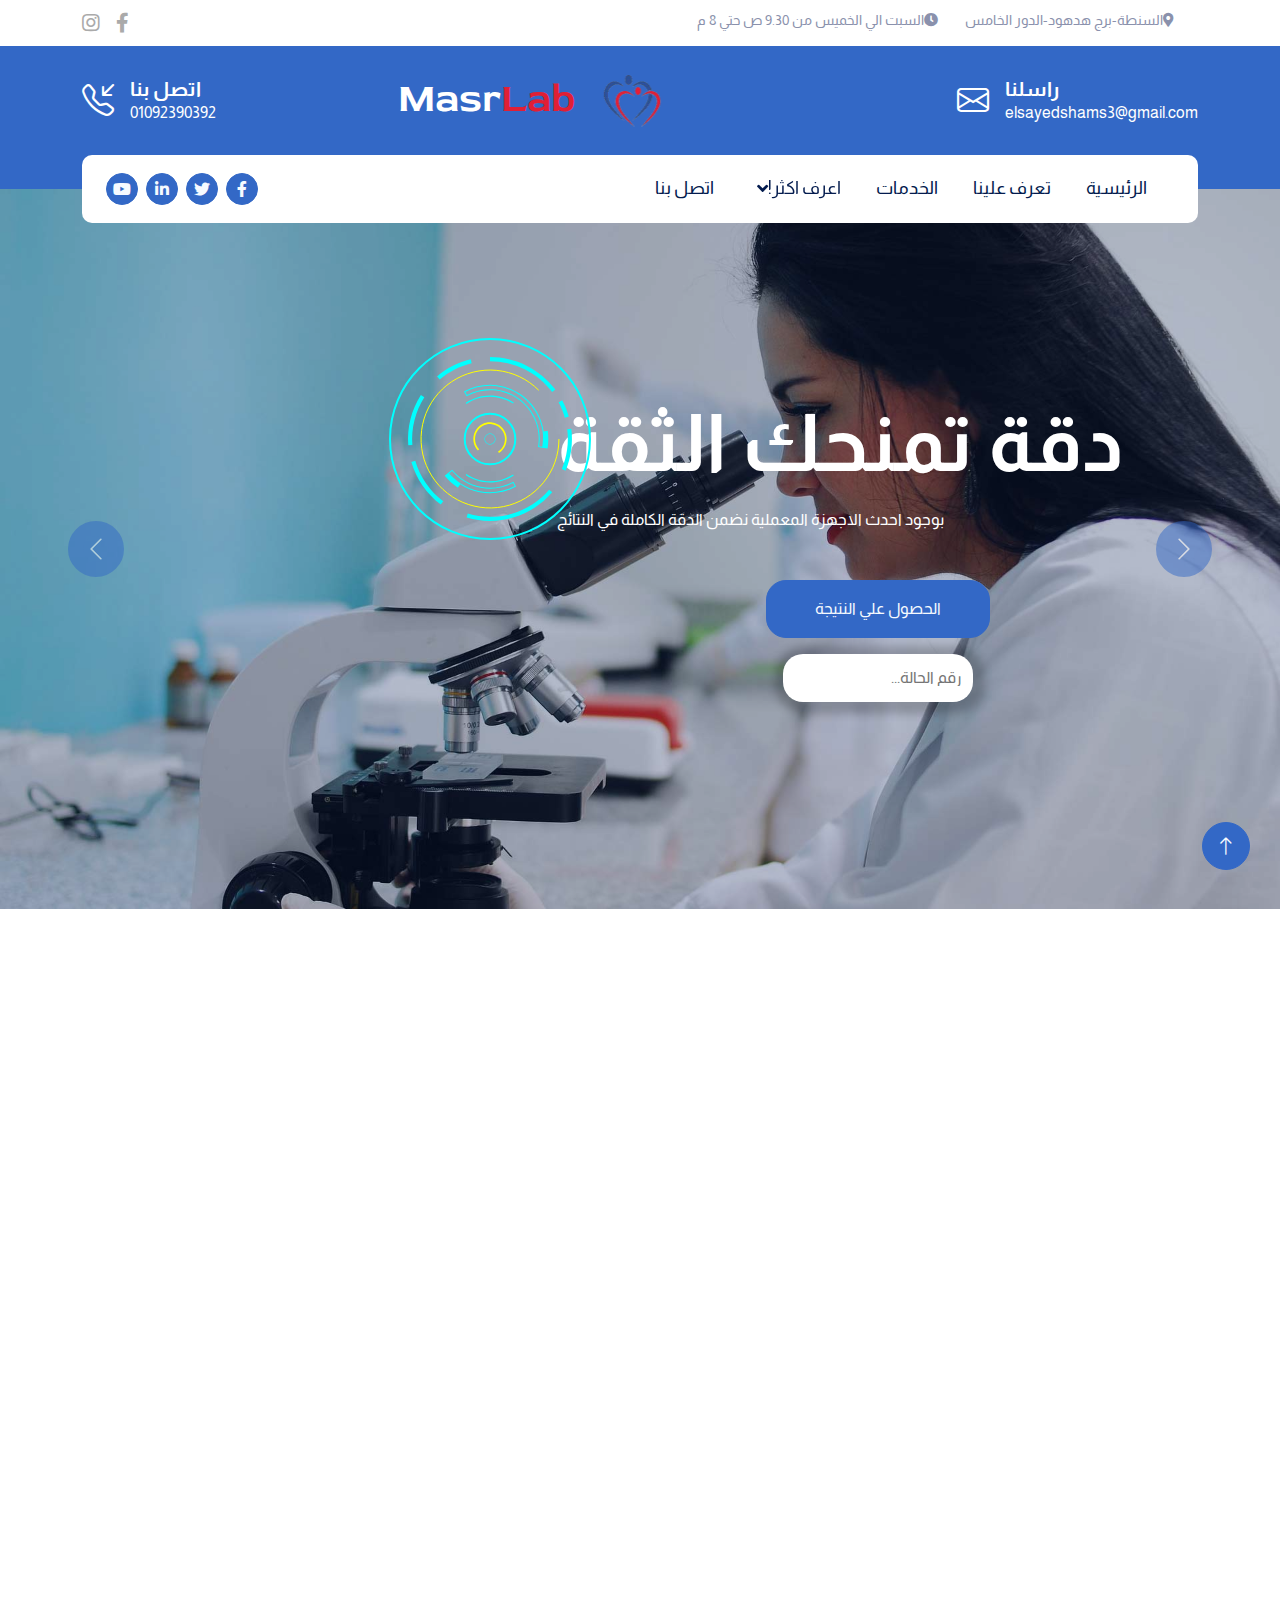
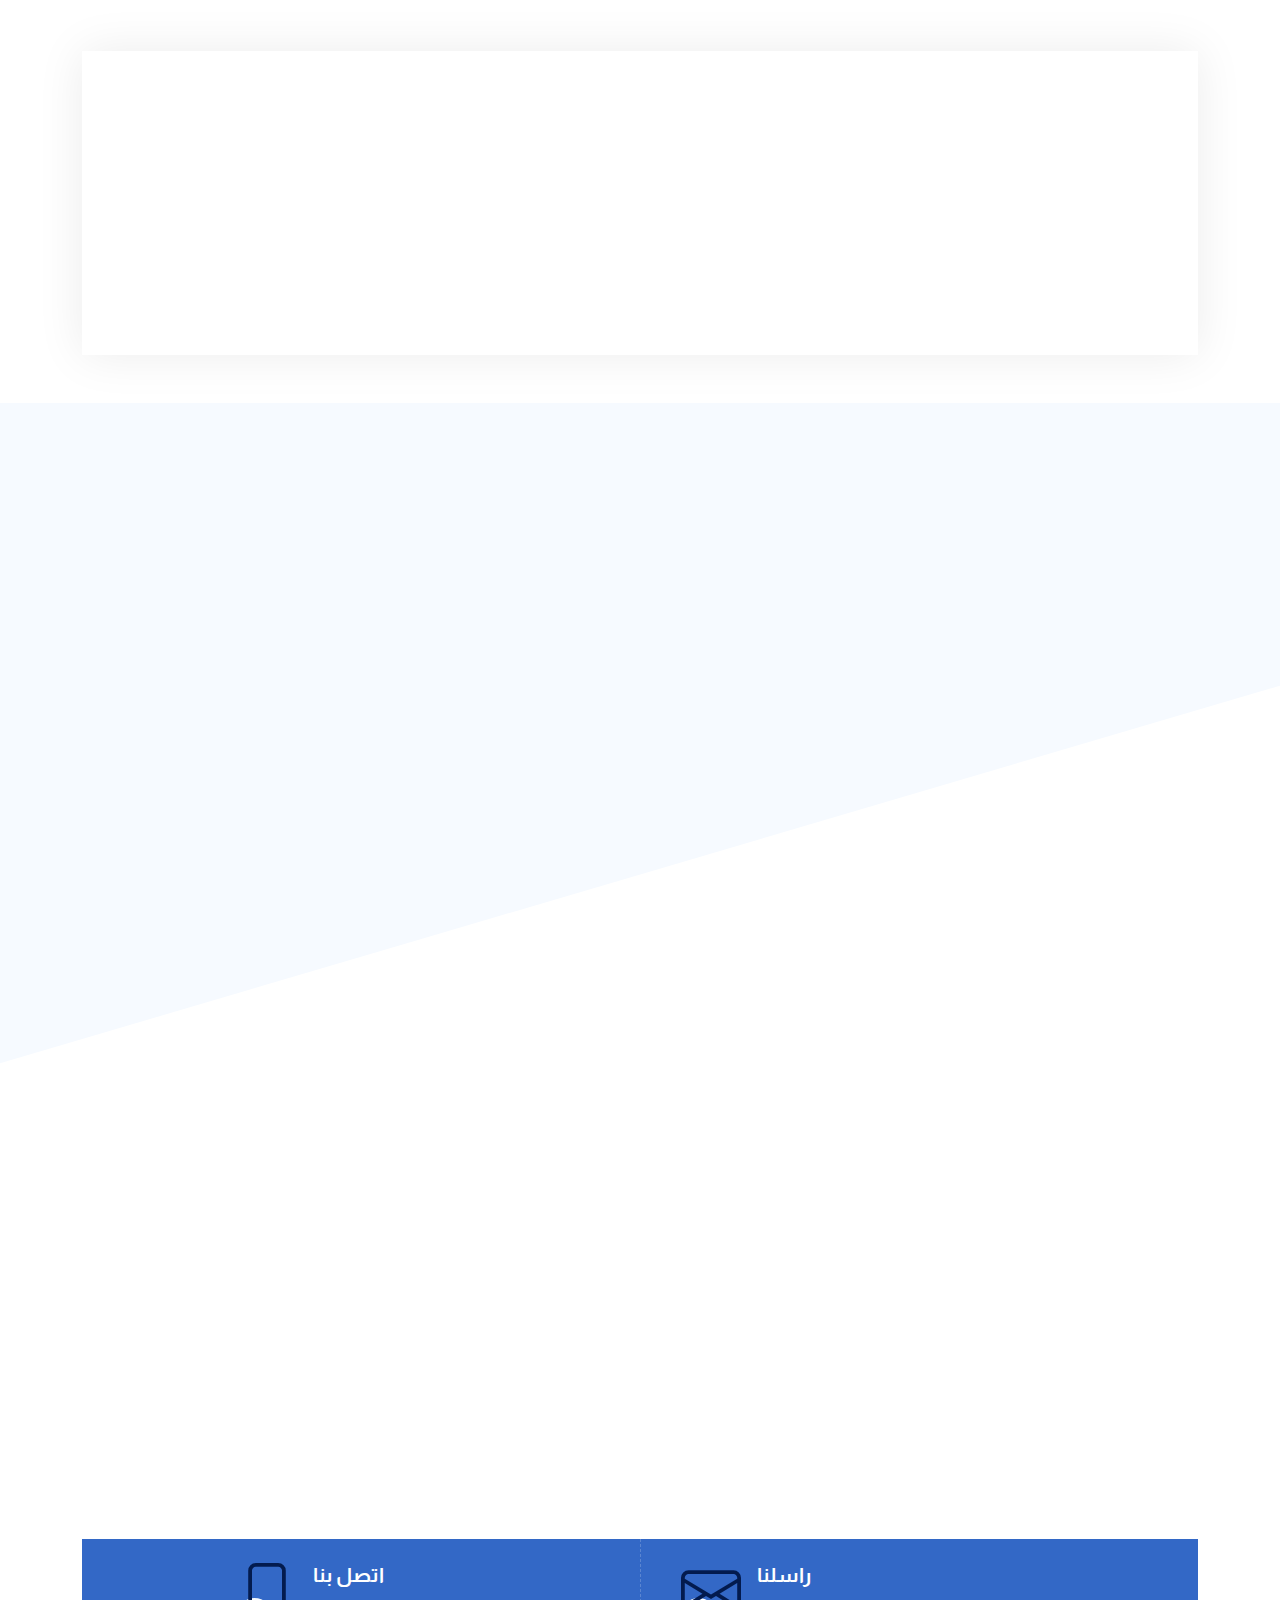
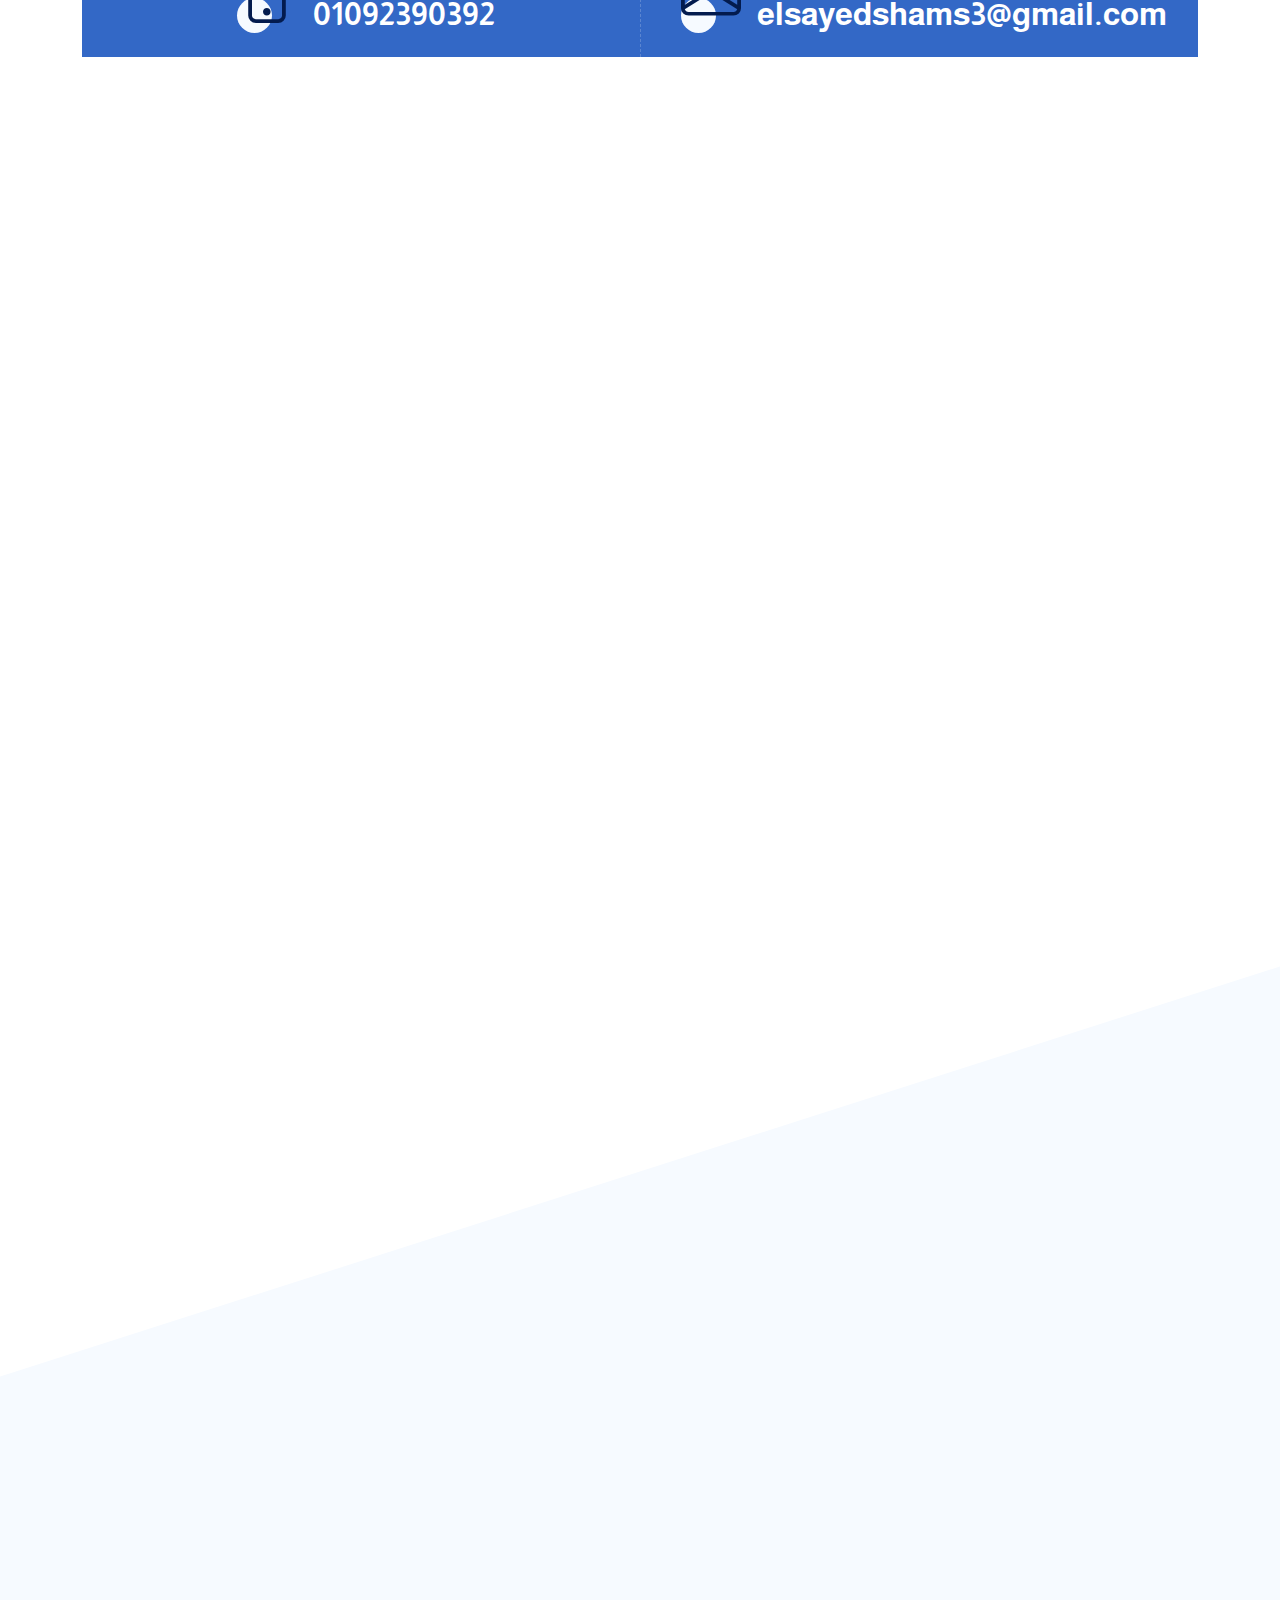
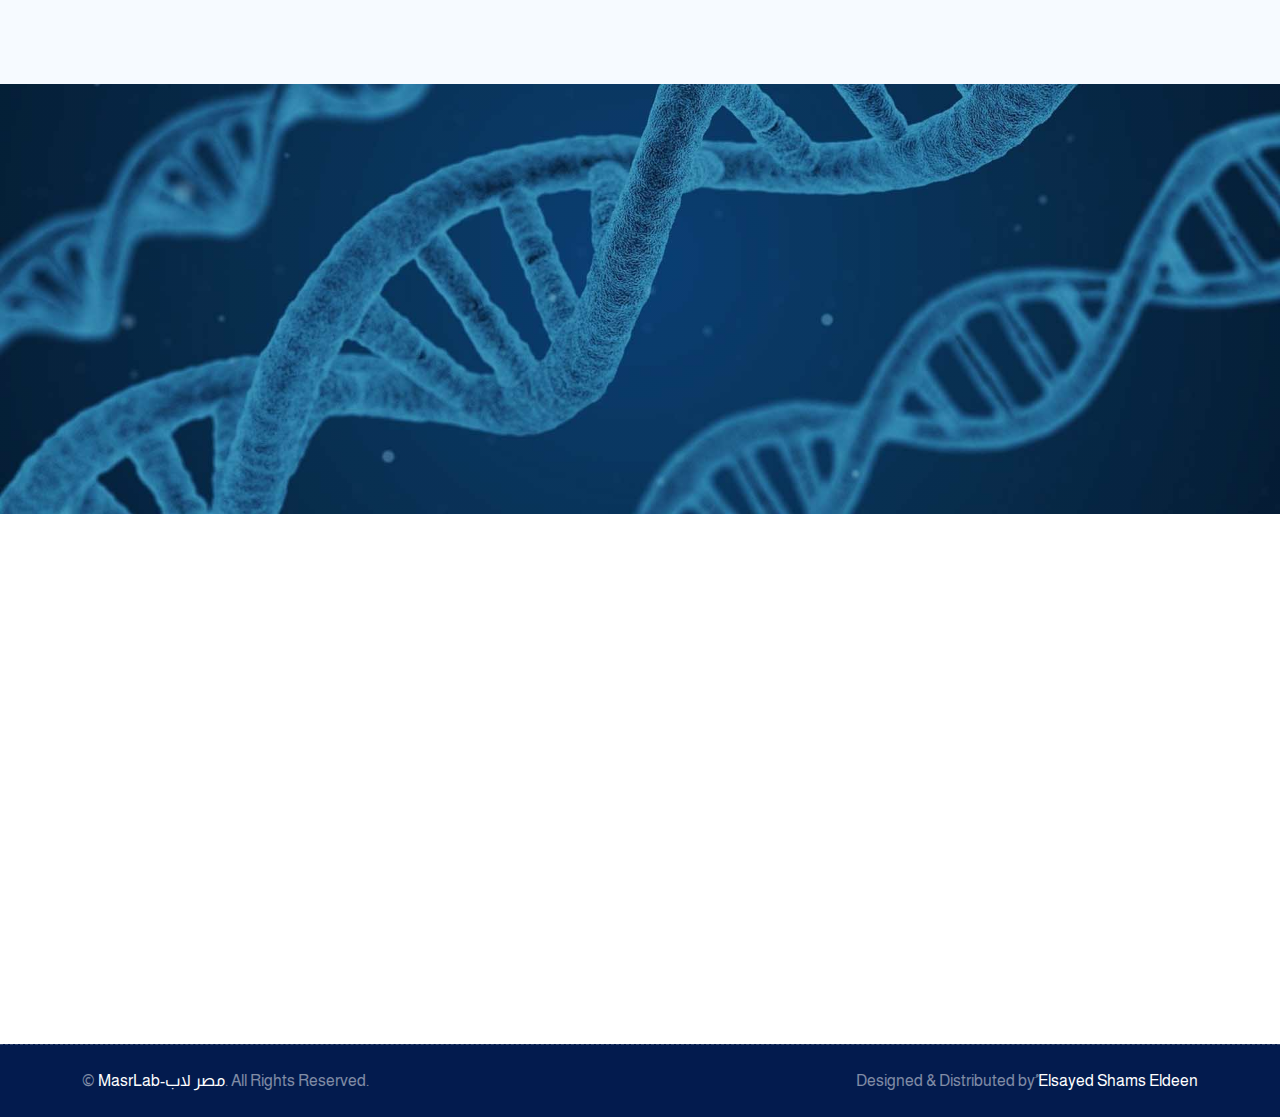
<file: masrLab/index.html>
<!DOCTYPE html>
<html lang="ar" >

<head>
    <meta charset="utf-8">
    <title>MasrLab - مصر لاب</title>
    <meta content="width=device-width, initial-scale=1.0" name="viewport">
    <meta content="" name="keywords">
    <meta content="" name="description">

    <!-- Favicon -->
    <link href="img/favicon.ico" rel="icon">

    <!-- Google Web Fonts -->
    <link rel="preconnect" href="https://fonts.googleapis.com">
    <link rel="preconnect" href="https://fonts.gstatic.com" crossorigin>
    <link href="https://fonts.googleapis.com/css2?family=Roboto:wght@400;500&family=Red+Rose:wght@600;700&display=swap"
        rel="stylesheet">

    <!-- Icon Font Stylesheet -->
    <link href="https://cdnjs.cloudflare.com/ajax/libs/font-awesome/5.10.0/css/all.min.css" rel="stylesheet">
    <link rel="stylesheet" href="https://cdn.jsdelivr.net/npm/bootstrap-icons@1.10.4/font/bootstrap-icons.css">

    <!-- Libraries Stylesheet -->
    <link href="lib/animate/animate.min.css" rel="stylesheet">
    <link href="lib/owlcarousel/assets/owl.carousel.min.css" rel="stylesheet">

    <!-- Customized Bootstrap Stylesheet -->
    <link href="css/bootstrap.min.css" rel="stylesheet">

    <!-- Template Stylesheet -->
    <link href="css/style.css" rel="stylesheet">
</head>

<body>
    <!-- Spinner Start -->
    <div id="spinner"
        class="show bg-white position-fixed translate-middle w-100 vh-100 top-50 start-50 d-flex align-items-center justify-content-center">
        <div class="spinner-border text-primary" role="status" style="width: 3rem; height: 3rem;"></div>
    </div>
    <!-- Spinner End -->


    <!-- Topbar Start -->
    <div class="container-fluid py-2 d-none d-lg-flex" dir="rtl" id="top">
        <div class="container">
            <div class="d-flex justify-content-between">
                <div>
                    <small class="me-3"><i class="fa fa-map-marker-alt me-2"></i>السنطة-برج هدهود-الدور الخامس</small>
                    <small class="me-3"><i class="fa fa-clock me-2"></i>السبت الي الخميس من 9.30 ص حتي 8 م</small>
                </div>
                <nav class="breadcrumb mb-0">
                    <a class=" fs-5 mx-3" href="#"><i class="fab fa-facebook-f" aria-hidden="true"></i></a>
                    <a class=" fs-5 " href="#"><i class="fab fa-instagram"></i></a>

                </nav>
            </div>
        </div>
    </div>
    <!-- Topbar End -->


    <!-- Brand Start -->
    <div class="container-fluid text-white pt-4 pb-5 d-none d-lg-flex bg-primary" >
        <div class="container pb-2">
            <div class="d-flex align-items-center justify-content-between">
                <div class="d-flex">
                    <i class="bi bi-telephone-inbound fs-2"></i>
                    <div class="ms-3">
                        <h5 class="text-white mb-0">اتصل بنا</h5>
                        <span>01092390392</span>
                    </div>
                </div>
                <a href="index.html" class="h1 text-white mb-0">Masr<span class="" style="color: #e01f36 !important;">Lab</span> <img src="./img/logo-removebg-preview.png" class="w-25"> </a>
                <div class="d-flex">
                    <i class="bi bi-envelope fs-2"></i>
                    <div class="ms-3">
                        <h5 class="text-white mb-0">راسلنا</h5>
                        <span>elsayedshams3@gmail.com</span>
                    </div>
                </div>
            </div>
        </div>
    </div>
    <!-- Brand End -->


    <!-- Navbar Start -->
    <div class="container-fluid sticky-top " dir="rtl">
        <div class="container">
            <nav class="navbar navbar-expand-lg navbar-light bg-white py-lg-0 px-lg-3 " style="border-radius: 10px;">
                <a href="index.html" class="navbar-brand d-lg-none">
                    <h1 class="text-primary m-0"><img src="./img/logo-removebg-preview.png" class="w-25"> </h1>
                </a>
                <button type="button" class="navbar-toggler me-0" data-bs-toggle="collapse"
                    data-bs-target="#navbarCollapse">
                    <span class="navbar-toggler-icon"></span>
                </button>
                <div class="collapse navbar-collapse" id="navbarCollapse">
                    <div class="navbar-nav">
                        <a href="#top" class="nav-item nav-link ">الرئيسية</a>
                        <a href="#about" class="nav-item nav-link">تعرف علينا</a>
                        <a href="#services" class="nav-item nav-link">الخدمات</a>
                        <div class="nav-item dropdown" >
                            <a href="#" class="nav-link dropdown-toggle" data-bs-toggle="dropdown">اعرف اكثر!</a>
                            <div class="dropdown-menu bg-light m-0" dir="ltr">
                                <a href="#team" class="dropdown-item ms-auto">المالك و المؤسس</a>
                                <a href="#features" class="dropdown-item">المميزات</a>

                                <a href="#testimonial" class="dropdown-item">آراء عملاؤنا</a>


                            </div>
                        </div>
                        <a href="#contact" class="nav-item nav-link">اتصل بنا</a>
                    </div>
                    <div class="me-auto d-none d-lg-flex">
                        <a class="btn btn-sm-square btn-primary ms-2" href=""><i class="fab fa-facebook-f"></i></a>
                        <a class="btn btn-sm-square btn-primary ms-2" href=""><i class="fab fa-twitter"></i></a>
                        <a class="btn btn-sm-square btn-primary ms-2" href=""><i class="fab fa-linkedin-in"></i></a>
                        <a class="btn btn-sm-square btn-primary ms-2" href=""><i class="fab fa-youtube"></i></a>
                    </div>
                </div>
            </nav>
        </div>
    </div>
    <!-- Navbar End -->


    <!-- Carousel Start -->
    <div class="container-fluid header-carousel px-0 mb-5 position-relative " dir="rtl">
        <div id="header-carousel" class="carousel slide carousel-fade" data-bs-ride="carousel">
            <div class="carousel-inner">
                <div class="carousel-item active">
                    <img class="w-100" src="img/carousel-1.jpg" alt="Image">
                    <div class="carousel-caption">
                        <div class="container">
                            <div class="row justify-content-start align-items-center">
                                <div class="col-lg-7 text-start">
                                    <h1 class="display-1 text-white animated slideInRight mb-3">دقة تمنحك الثقة</h1>
                                    <p class="mb-5 animated slideInRight">بوجود احدث الاجهزة المعملية نضمن الدقة الكاملة في النتائج</p>
                                    <div class="d-flex flex-column align-items-center justify-content-center animated slideInRight">
                                        <a href="" class="btn btn-primary py-3 px-5 mb-3 " style="border-radius: 20px;" data-bs-toggle="modal" data-bs-target="#exampleModal">الحصول علي النتيجة</a>
                                        <input type="password" name="text" class="input" pattern="\d+" placeholder="رقم الحالة...">
                                    </div>
                                </div>

                            </div>
                        </div>
                    </div>
                </div>
                <div class="carousel-item">
                    <img class="w-100" src="img/carousel-2.jpg" alt="Image">
                    <div class="carousel-caption">
                        <div class="container">
                            <div class="row justify-content-end">
                                <div class="col-lg-7 text-end">
                                    <h1 class="display-1 text-white animated slideInLeft mb-3">فريق متميز من الاطباء</h1>
                                    <p class="mb-5 animated slideInLeft">فريق متميز من الاطباء يعمل علي مدار الساعة لخدمتكم</p>
                                    <div class="d-flex flex-column align-items-center justify-content-center animated slideInRight">
                                        <a href="" class="btn btn-primary py-3 px-5 mb-3 " style="border-radius: 20px;" data-bs-toggle="modal" data-bs-target="#exampleModal">الحصول علي النتيجة</a>
                                        <input type="password" name="text" class="input" pattern="\d+" placeholder="رقم الحالة...">
                                    </div>
                                </div>
                            </div>
                        </div>
                    </div>
                </div>
            </div>
            <button class="carousel-control-prev" type="button" data-bs-target="#header-carousel" data-bs-slide="prev">
                <span class="carousel-control-prev-icon" aria-hidden="true"></span>
                <span class="visually-hidden">Previous</span>
            </button>
            <button class="carousel-control-next" type="button" data-bs-target="#header-carousel" data-bs-slide="next">
                <span class="carousel-control-next-icon" aria-hidden="true"></span>
                <span class="visually-hidden">Next</span>
            </button>
        </div>

        <!-- --------------animation----------------- -->
        <div class="position-absolute " style="top:100px; right:50%; z-index: 3;">
            <div class="svg-frame   z-3 ">
                <svg style="--i:0;--j:0;">
                    <g id="out1">
                        <path d="M72 172C72 116.772 116.772 72 172 72C227.228 72 272 116.772 272 172C272 227.228 227.228 272 172 272C116.772 272 72 227.228 72 172ZM197.322 172C197.322 158.015 185.985 146.678 172 146.678C158.015 146.678 146.678 158.015 146.678 172C146.678 185.985 158.015 197.322 172 197.322C185.985 197.322 197.322 185.985 197.322 172Z"></path>
                        <path mask="url(#path-1-inside-1_111_3212)" stroke-miterlimit="16" stroke-width="2" stroke="#00FFFF" d="M72 172C72 116.772 116.772 72 172 72C227.228 72 272 116.772 272 172C272 227.228 227.228 272 172 272C116.772 272 72 227.228 72 172ZM197.322 172C197.322 158.015 185.985 146.678 172 146.678C158.015 146.678 146.678 158.015 146.678 172C146.678 185.985 158.015 197.322 172 197.322C185.985 197.322 197.322 185.985 197.322 172Z"></path>
                    </g>
                </svg>

                <svg style="--i:1;--j:1;">
                    <g id="out2">
                        <mask fill="white" id="path-2-inside-2_111_3212">
                            <path d="M102.892 127.966C93.3733 142.905 88.9517 160.527 90.2897 178.19L94.3752 177.88C93.1041 161.1 97.3046 144.36 106.347 130.168L102.892 127.966Z"></path>
                            <path d="M93.3401 194.968C98.3049 211.971 108.646 226.908 122.814 237.541L125.273 234.264C111.814 224.163 101.99 209.973 97.2731 193.819L93.3401 194.968Z"></path>
                            <path d="M152.707 92.3592C140.33 95.3575 128.822 101.199 119.097 109.421L121.742 112.55C130.981 104.739 141.914 99.1897 153.672 96.3413L152.707 92.3592Z"></path>
                            <path d="M253.294 161.699C255.099 175.937 253.132 190.4 247.59 203.639L243.811 202.057C249.075 189.48 250.944 175.74 249.23 162.214L253.294 161.699Z"></path>
                            <path d="M172 90.0557C184.677 90.0557 197.18 92.9967 208.528 98.6474C219.875 104.298 229.757 112.505 237.396 122.621L234.126 125.09C226.869 115.479 217.481 107.683 206.701 102.315C195.921 96.9469 184.043 94.1529 172 94.1529V90.0557Z"></path>
                            <path d="M244.195 133.235C246.991 138.442 249.216 143.937 250.83 149.623L246.888 150.742C245.355 145.34 243.242 140.12 240.586 135.174L244.195 133.235Z"></path>
                            <path d="M234.238 225.304C223.932 237.338 210.358 246.126 195.159 250.604C179.961 255.082 163.79 255.058 148.606 250.534L149.775 246.607C164.201 250.905 179.563 250.928 194.001 246.674C208.44 242.42 221.335 234.071 231.126 222.639L234.238 225.304Z"></path>
                        </mask>
                        <path mask="url(#path-2-inside-2_111_3212)" fill="#00FFFF" d="M102.892 127.966L105.579 123.75L101.362 121.063L98.6752 125.28L102.892 127.966ZM90.2897 178.19L85.304 178.567L85.6817 183.553L90.6674 183.175L90.2897 178.19ZM94.3752 177.88L94.7529 182.866L99.7386 182.488L99.3609 177.503L94.3752 177.88ZM106.347 130.168L110.564 132.855L113.251 128.638L109.034 125.951L106.347 130.168ZM93.3401 194.968L91.9387 190.168L87.1391 191.569L88.5405 196.369L93.3401 194.968ZM122.814 237.541L119.813 241.54L123.812 244.541L126.813 240.542L122.814 237.541ZM125.273 234.264L129.272 237.265L132.273 233.266L128.274 230.265L125.273 234.264ZM97.2731 193.819L102.073 192.418L100.671 187.618L95.8717 189.02L97.2731 193.819ZM152.707 92.3592L157.567 91.182L156.389 86.3226L151.53 87.4998L152.707 92.3592ZM119.097 109.421L115.869 105.603L112.05 108.831L115.278 112.649L119.097 109.421ZM121.742 112.55L117.924 115.778L121.152 119.596L124.97 116.368L121.742 112.55ZM153.672 96.3413L154.849 101.201L159.708 100.023L158.531 95.1641L153.672 96.3413ZM253.294 161.699L258.255 161.07L257.626 156.11L252.666 156.738L253.294 161.699ZM247.59 203.639L245.66 208.251L250.272 210.182L252.203 205.569L247.59 203.639ZM243.811 202.057L239.198 200.126L237.268 204.739L241.88 206.669L243.811 202.057ZM249.23 162.214L248.601 157.253L243.641 157.882L244.269 162.842L249.23 162.214ZM172 90.0557V85.0557H167V90.0557H172ZM208.528 98.6474L206.299 103.123L206.299 103.123L208.528 98.6474ZM237.396 122.621L240.409 126.611L244.399 123.598L241.386 119.608L237.396 122.621ZM234.126 125.09L230.136 128.103L233.149 132.093L237.139 129.08L234.126 125.09ZM206.701 102.315L204.473 106.791L204.473 106.791L206.701 102.315ZM172 94.1529H167V99.1529H172V94.1529ZM244.195 133.235L248.601 130.87L246.235 126.465L241.83 128.83L244.195 133.235ZM250.83 149.623L252.195 154.433L257.005 153.067L255.64 148.257L250.83 149.623ZM246.888 150.742L242.078 152.107L243.444 156.917L248.254 155.552L246.888 150.742ZM240.586 135.174L238.22 130.768L233.815 133.134L236.181 137.539L240.586 135.174ZM234.238 225.304L238.036 228.556L241.288 224.759L237.491 221.506L234.238 225.304ZM195.159 250.604L196.572 255.4L196.572 255.4L195.159 250.604ZM148.606 250.534L143.814 249.107L142.386 253.899L147.178 255.326L148.606 250.534ZM149.775 246.607L151.203 241.816L146.411 240.388L144.983 245.18L149.775 246.607ZM194.001 246.674L195.415 251.47L195.415 251.47L194.001 246.674ZM231.126 222.639L234.379 218.841L230.581 215.589L227.329 219.386L231.126 222.639ZM98.6752 125.28C88.5757 141.13 83.8844 159.826 85.304 178.567L95.2754 177.812C94.0191 161.227 98.1709 144.681 107.109 130.653L98.6752 125.28ZM90.6674 183.175L94.7529 182.866L93.9976 172.895L89.912 173.204L90.6674 183.175ZM99.3609 177.503C98.1715 161.8 102.102 146.135 110.564 132.855L102.131 127.481C92.5071 142.585 88.0368 160.4 89.3895 178.258L99.3609 177.503ZM109.034 125.951L105.579 123.75L100.205 132.183L103.661 134.385L109.034 125.951ZM88.5405 196.369C93.8083 214.41 104.78 230.259 119.813 241.54L125.815 233.542C112.512 223.558 102.802 209.532 98.1397 193.566L88.5405 196.369ZM126.813 240.542L129.272 237.265L121.274 231.263L118.815 234.54L126.813 240.542ZM128.274 230.265C115.679 220.813 106.486 207.534 102.073 192.418L92.4735 195.221C97.493 212.412 107.948 227.513 122.272 238.263L128.274 230.265ZM95.8717 189.02L91.9387 190.168L94.7415 199.767L98.6745 198.619L95.8717 189.02ZM151.53 87.4998C138.398 90.681 126.188 96.8793 115.869 105.603L122.325 113.239C131.457 105.519 142.262 100.034 153.884 97.2187L151.53 87.4998ZM115.278 112.649L117.924 115.778L125.56 109.322L122.915 106.193L115.278 112.649ZM124.97 116.368C133.616 109.059 143.846 103.866 154.849 101.201L152.495 91.4818C139.981 94.5132 128.347 100.419 118.514 108.732L124.97 116.368ZM158.531 95.1641L157.567 91.182L147.848 93.5364L148.812 97.5185L158.531 95.1641ZM248.334 162.327C250.028 175.697 248.181 189.277 242.978 201.708L252.203 205.569C258.082 191.522 260.169 176.177 258.255 161.07L248.334 162.327ZM249.521 199.027L245.741 197.445L241.88 206.669L245.66 208.251L249.521 199.027ZM248.423 203.987C254.025 190.602 256.014 175.98 254.19 161.585L244.269 162.842C245.873 175.5 244.125 188.357 239.198 200.126L248.423 203.987ZM249.858 167.174L253.923 166.659L252.666 156.738L248.601 157.253L249.858 167.174ZM172 95.0557C183.903 95.0557 195.644 97.8172 206.299 103.123L210.757 94.1717C198.717 88.1761 185.45 85.0557 172 85.0557V95.0557ZM206.299 103.123C216.954 108.429 226.233 116.135 233.406 125.634L241.386 119.608C233.281 108.874 222.796 100.167 210.757 94.1717L206.299 103.123ZM234.383 118.631L231.113 121.1L237.139 129.08L240.409 126.611L234.383 118.631ZM238.116 122.077C230.393 111.849 220.403 103.552 208.93 97.8393L204.473 106.791C214.56 111.814 223.345 119.11 230.136 128.103L238.116 122.077ZM208.93 97.8393C197.458 92.1263 184.816 89.1529 172 89.1529V99.1529C183.269 99.1529 194.385 101.767 204.473 106.791L208.93 97.8393ZM177 94.1529V90.0557H167V94.1529H177ZM239.79 135.601C242.416 140.49 244.504 145.649 246.02 150.988L255.64 148.257C253.927 142.225 251.567 136.395 248.601 130.87L239.79 135.601ZM249.464 144.813L245.523 145.932L248.254 155.552L252.195 154.433L249.464 144.813ZM251.698 149.376C250.067 143.628 247.818 138.073 244.991 132.808L236.181 137.539C238.666 142.168 240.644 147.052 242.078 152.107L251.698 149.376ZM242.951 139.579L246.561 137.64L241.83 128.83L238.22 130.768L242.951 139.579ZM230.441 222.051C220.763 233.351 208.017 241.603 193.746 245.808L196.572 255.4C212.698 250.649 227.101 241.325 238.036 228.556L230.441 222.051ZM193.746 245.808C179.475 250.012 164.291 249.99 150.033 245.742L147.178 255.326C163.289 260.125 180.447 260.151 196.572 255.4L193.746 245.808ZM153.397 251.962L154.567 248.035L144.983 245.18L143.814 249.107L153.397 251.962ZM148.348 251.399C163.7 255.973 180.049 255.997 195.415 251.47L192.588 241.877C179.077 245.858 164.702 245.837 151.203 241.816L148.348 251.399ZM195.415 251.47C210.78 246.942 224.504 238.058 234.924 225.891L227.329 219.386C218.167 230.084 206.099 237.897 192.588 241.877L195.415 251.47ZM227.874 226.436L230.986 229.101L237.491 221.506L234.379 218.841L227.874 226.436Z"></path>
                    </g>
                </svg>

                <svg style="--i:0;--j:2;">
                    <g id="inner3">
                        <path d="M195.136 135.689C188.115 131.215 179.948 128.873 171.624 128.946C163.299 129.019 155.174 131.503 148.232 136.099L148.42 136.382C155.307 131.823 163.368 129.358 171.627 129.286C179.886 129.213 187.988 131.537 194.954 135.975L195.136 135.689Z"></path>
                        <path d="M195.136 208.311C188.115 212.784 179.948 215.127 171.624 215.054C163.299 214.981 155.174 212.496 148.232 207.901L148.42 207.618C155.307 212.177 163.368 214.642 171.627 214.714C179.886 214.786 187.988 212.463 194.954 208.025L195.136 208.311Z"></path>
                        <path mask="url(#path-5-inside-3_111_3212)" fill="#00FFFF" d="M195.136 135.689L195.474 135.904L195.689 135.566L195.351 135.352L195.136 135.689ZM171.624 128.946L171.627 129.346L171.624 128.946ZM148.232 136.099L148.011 135.765L147.678 135.986L147.899 136.32L148.232 136.099ZM148.42 136.382L148.086 136.603L148.307 136.936L148.641 136.716L148.42 136.382ZM171.627 129.286L171.63 129.686L171.627 129.286ZM194.954 135.975L194.739 136.313L195.076 136.528L195.291 136.19L194.954 135.975ZM195.136 208.311L195.351 208.648L195.689 208.433L195.474 208.096L195.136 208.311ZM171.624 215.054L171.627 214.654L171.624 215.054ZM148.232 207.901L147.899 207.68L147.678 208.014L148.011 208.234L148.232 207.901ZM148.42 207.618L148.641 207.284L148.307 207.063L148.086 207.397L148.42 207.618ZM171.627 214.714L171.63 214.314L171.627 214.714ZM194.954 208.025L195.291 207.81L195.076 207.472L194.739 207.687L194.954 208.025ZM195.351 135.352C188.265 130.836 180.022 128.473 171.62 128.546L171.627 129.346C179.874 129.274 187.966 131.594 194.921 136.026L195.351 135.352ZM171.62 128.546C163.218 128.619 155.018 131.127 148.011 135.765L148.453 136.432C155.33 131.88 163.38 129.418 171.627 129.346L171.62 128.546ZM147.899 136.32L148.086 136.603L148.753 136.161L148.566 135.878L147.899 136.32ZM148.641 136.716C155.463 132.199 163.448 129.757 171.63 129.686L171.623 128.886C163.287 128.958 155.15 131.447 148.199 136.049L148.641 136.716ZM171.63 129.686C179.812 129.614 187.839 131.916 194.739 136.313L195.169 135.638C188.138 131.158 179.959 128.813 171.623 128.886L171.63 129.686ZM195.291 136.19L195.474 135.904L194.799 135.474L194.617 135.76L195.291 136.19ZM194.921 207.974C187.966 212.406 179.874 214.726 171.627 214.654L171.62 215.454C180.022 215.527 188.265 213.163 195.351 208.648L194.921 207.974ZM171.627 214.654C163.38 214.582 155.33 212.12 148.453 207.567L148.011 208.234C155.018 212.873 163.218 215.38 171.62 215.454L171.627 214.654ZM148.566 208.122L148.753 207.838L148.086 207.397L147.899 207.68L148.566 208.122ZM148.199 207.951C155.15 212.553 163.287 215.041 171.623 215.114L171.63 214.314C163.448 214.243 155.463 211.801 148.641 207.284L148.199 207.951ZM171.623 215.114C179.959 215.187 188.138 212.842 195.169 208.362L194.739 207.687C187.839 212.084 179.812 214.386 171.63 214.314L171.623 215.114ZM194.617 208.239L194.799 208.526L195.474 208.096L195.291 207.81L194.617 208.239Z"></path>
                    </g>
                    <path stroke="#00FFFF" d="M240.944 172C240.944 187.951 235.414 203.408 225.295 215.738C215.176 228.068 201.095 236.508 185.45 239.62C169.806 242.732 153.567 240.323 139.5 232.804C125.433 225.285 114.408 213.12 108.304 198.384C102.2 183.648 101.394 167.25 106.024 151.987C110.654 136.723 120.434 123.537 133.696 114.675C146.959 105.813 162.884 101.824 178.758 103.388C194.632 104.951 209.472 111.97 220.751 123.249" id="out3"></path>
                </svg>

                <svg style="--i:1;--j:3;">
                    <g id="inner1">
                        <path fill="#00FFFF" d="M145.949 124.51L148.554 129.259C156.575 124.859 165.672 122.804 174.806 123.331C183.94 123.858 192.741 126.944 200.203 132.236C207.665 137.529 213.488 144.815 217.004 153.261C220.521 161.707 221.59 170.972 220.09 179.997L224.108 180.665L224.102 180.699L229.537 181.607C230.521 175.715 230.594 169.708 229.753 163.795L225.628 164.381C224.987 159.867 223.775 155.429 222.005 151.179C218.097 141.795 211.628 133.699 203.337 127.818C195.045 121.937 185.266 118.508 175.118 117.923C165.302 117.357 155.525 119.474 146.83 124.037C146.535 124.192 146.241 124.349 145.949 124.51ZM224.638 164.522C224.009 160.091 222.819 155.735 221.082 151.563C217.246 142.352 210.897 134.406 202.758 128.634C194.62 122.862 185.021 119.496 175.06 118.922C165.432 118.367 155.841 120.441 147.311 124.914L148.954 127.91C156.922 123.745 165.876 121.814 174.864 122.333C184.185 122.87 193.166 126.019 200.782 131.421C208.397 136.822 214.339 144.257 217.928 152.877C221.388 161.188 222.526 170.276 221.23 179.173L224.262 179.677C224.998 174.671 225.35 169.535 224.638 164.522Z" clip-rule="evenodd" fill-rule="evenodd"></path>
                        <path fill="#00FFFF" d="M139.91 220.713C134.922 217.428 130.469 213.395 126.705 208.758L130.983 205.286L130.985 205.288L134.148 202.721C141.342 211.584 151.417 217.642 162.619 219.839C173.821 222.036 185.438 220.232 195.446 214.742L198.051 219.491C197.759 219.651 197.465 219.809 197.17 219.963C186.252 225.693 173.696 227.531 161.577 225.154C154.613 223.789 148.041 221.08 142.202 217.234L139.91 220.713ZM142.752 216.399C148.483 220.174 154.934 222.833 161.769 224.173C173.658 226.504 185.977 224.704 196.689 219.087L195.046 216.09C185.035 221.323 173.531 222.998 162.427 220.82C151.323 218.643 141.303 212.747 134.01 204.122L131.182 206.5C134.451 210.376 138.515 213.607 142.752 216.399Z" clip-rule="evenodd" fill-rule="evenodd"></path>
                    </g>
                </svg>

                <svg style="--i:2;--j:4;">
                    <path fill="#00FFFF" d="M180.956 186.056C183.849 184.212 186.103 181.521 187.41 178.349C188.717 175.177 189.013 171.679 188.258 168.332C187.503 164.986 185.734 161.954 183.192 159.65C180.649 157.346 177.458 155.883 174.054 155.46C170.649 155.038 167.197 155.676 164.169 157.288C161.14 158.9 158.683 161.407 157.133 164.468C155.582 167.528 155.014 170.992 155.505 174.388C155.997 177.783 157.524 180.944 159.879 183.439L161.129 182.259C159.018 180.021 157.648 177.186 157.207 174.141C156.766 171.096 157.276 167.989 158.667 165.245C160.057 162.5 162.261 160.252 164.977 158.806C167.693 157.36 170.788 156.788 173.842 157.167C176.895 157.546 179.757 158.858 182.037 160.924C184.317 162.99 185.904 165.709 186.581 168.711C187.258 171.712 186.992 174.849 185.82 177.694C184.648 180.539 182.627 182.952 180.032 184.606L180.956 186.056Z" id="center1"></path>
                    <path fill="#00FFFF" d="M172 166.445C175.068 166.445 177.556 168.932 177.556 172C177.556 175.068 175.068 177.556 172 177.556C168.932 177.556 166.444 175.068 166.444 172C166.444 168.932 168.932 166.445 172 166.445ZM172 177.021C174.773 177.021 177.021 174.773 177.021 172C177.021 169.227 174.773 166.979 172 166.979C169.227 166.979 166.979 169.227 166.979 172C166.979 174.773 169.227 177.021 172 177.021Z" id="center"></path>
                </svg>

            </div>
        </div>
    </div>
    <div class="modal fade" dir="rtl" id="exampleModal" tabindex="-1" aria-labelledby="exampleModalLabel" aria-hidden="true">
        <div class="modal-dialog modal-dialog-centered">
          <div class="modal-content" style="border-radius: 43px;">
            <div class="modal-header">
              <h5 class="modal-title" id="exampleModalLabel">السيد اسماعيل شمس الدين</h5>
              <button type="button" class="btn-close " data-bs-dismiss="modal" aria-label="Close" style="margin:unset !important"></button>
            </div>
            <div class="modal-body" >
                <a href="./img/modal.jpeg" target="_blank">
                     <img src="./img/modal.jpeg" style="width: 474px;" alt="">

                </a>
            </div>
            <div class="modal-footer">
              <button type="button" class="btn btn-primary " style="border-radius: 10px;" data-bs-dismiss="modal">خروج</button>

            </div>
          </div>
        </div>
      </div>
    <!-- Carousel End -->


    <!-- About Start -->
    <div id="about" class="container-fluid py-5">
        <div class="container">
            <div class="row g-5">
                <div class="col-lg-6 wow fadeIn" data-wow-delay="0.6s">
                    <div class="row g-0">
                        <div class="col-6">
                            <img class="img-fluid" src="img/about-1.jpg">
                        </div>
                        <div class="col-6">
                            <img class="img-fluid" src="img/about-2.jpg">
                        </div>
                        <div class="col-6">
                            <img class="img-fluid" src="img/about-3.jpg">
                        </div>
                        <div class="col-6">
                            <div class="bg-primary w-100 h-100 mt-n5 ms-n5 d-flex flex-column align-items-center justify-content-center">
                                <div class="icon-box-light">
                                    <i class="bi bi-award text-dark"></i>
                                </div>
                                <h1 class="display-1 text-white mb-0" data-toggle="counter-up">+6</h1>
                                <small class="fs-5 text-white">سنوات خبرة</small>
                            </div>
                        </div>
                    </div>
                </div>
                <div class="col-lg-6 wow fadeIn" data-wow-delay="0.5s" dir="rtl">
                    <h1 class="display-6 mb-4">فريق متميز من الاخصائيين المعتمدين من نقابة الاطباء</h1>
                    <p class="mb-4">يتميز معمل مصر لاب بوجود احدث الأجهزة المعملية و فريق متميز من الاخصائيين و ذلك لضمان دقة النتائج</p>
                    <div class="row g-4 g-sm-5 justify-content-center">
                        <div class="col-sm-6">
                            <div class="about-fact btn-square flex-column rounded-circle bg-primary ms-sm-auto">
                                <p class="text-white mb-0">عدد الزوار الدائمين</p>
                                <h1 class="text-white mb-0" ><span class="text-white" data-toggle="counter-up">500</span>+</h1>
                            </div>
                        </div>
                        <div class="col-sm-6 text-start">
                            <div class="about-fact btn-square flex-column rounded-circle bg-secondary me-sm-auto">
                                <p class="text-white mb-0">عدد النتائج و الحالات</p>
                                <h1 class="text-white mb-0" ><span class="text-white" data-toggle="counter-up">1000</span>+</h1>
                            </div>
                        </div>
                        <div class="col-sm-6">
                            <div class="about-fact mt-n130 btn-square flex-column rounded-circle bg-dark mx-sm-auto">
                                <p class="text-white mb-0">عملاء متميزون</p>
                                <h1 class="text-white mb-0"><span class="text-white" data-toggle="counter-up">300</span>+</h1>
                            </div>
                        </div>
                    </div>
                </div>
            </div>
        </div>
    </div>
    <!-- About End -->


    <!-- Features Start -->
    <div id="features" class="container-fluid py-5" dir="rtl">
        <div class="container">
            <div class="row g-0 feature-row">
                <div class="f-col col-md-6 col-lg-3 wow fadeIn" data-wow-delay="0.1s">
                    <div class="feature-item border h-100 p-5">
                        <div class="icon-box-primary mb-4">
                            <i class="bi bi-award text-dark"></i>
                        </div>
                        <h5 class="mb-3">دقة كاملة</h5>
                        <p class="mb-0">شعارنا : دقة تمنحك الثقة</p>
                    </div>
                </div>
                <div class="f-col col-md-6 col-lg-3 wow fadeIn" data-wow-delay="0.3s">
                    <div class="feature-item border h-100 p-5">
                        <div class="icon-box-primary mb-4">
                            <i class="bi bi-people text-dark"></i>
                        </div>
                        <h5 class="mb-3">اطباء متخصصون</h5>
                        <p class="mb-0">فريق كامل من الاطباء المعتمدين</p>
                    </div>
                </div>
                <div class="f-col col-md-6 col-lg-3 wow fadeIn" data-wow-delay="0.5s">
                    <div class="feature-item border h-100 p-5">
                        <div class="icon-box-primary mb-4">
                            <i class="bi bi-cash-coin text-dark"></i>
                        </div>
                        <h5 class="mb-3">اسعار لا تقبل المنافسة</h5>
                        <p class="mb-0">ادق النتائج بأقل الاسعار و خصومات خاصة طوال العام</p>
                    </div>
                </div>
                <div class="f-col col-md-6 col-lg-3 wow fadeIn" data-wow-delay="0.7s">
                    <div class="feature-item border h-100 p-5">
                        <div class="icon-box-primary mb-4">
                            <i class="bi bi-headphones text-dark"></i>
                        </div>
                        <h5 class="mb-3">معك دائما</h5>
                        <p class="mb-0">خدمة 24 ساعة حيث يمكنك حجز مواعيد و الاستفسار في اي وقت</p>
                    </div>
                </div>
            </div>
        </div>
    </div>
    <!-- Features End -->








    <!-- Service Start -->
    <div id="services" class="container-fluid container-service py-5" dir="rtl">
        <div class="container pt-5">
            <div class="text-center mx-auto wow fadeInUp" data-wow-delay="0.1s" style="max-width: 600px;">
                <h1 class="display-6 mb-3">خدمات معملية مميزة و موثوقة</h1>
                <p class="mb-5">معمل مصر لاب يقدم افضل الخدمات المعملية و بأدق النتائج علي ايدي اطباء متخصصين</p>
            </div>
            <div class="row g-4">
                <div class="col-lg-3 col-md-6 wow fadeInUp" data-wow-delay="0.1s">
                    <div class="service-item">
                        <div class="icon-box-primary mb-4">
                            <i class="bi bi-heart-pulse text-dark"></i>
                        </div>
                        <h5 class="mb-3">باثولوجي</h4>
                            <p class="mb-4">اختبارات عينات باثولوجي باحدث الاجهزة </p>

                    </div>
                </div>
                <div class="col-lg-3 col-md-6 wow fadeInUp" data-wow-delay="0.3s">
                    <div class="service-item">
                        <div class="icon-box-primary mb-4">
                            <i class="bi bi-lungs text-dark"></i>
                        </div>
                        <h5 class="mb-3">ميكرو بيولوجي</h4>
                            <p class="mb-4">اختبارات ميكروبيولوجي بأحدث الاجهزة </p>

                    </div>
                </div>
                <div class="col-lg-3 col-md-6 wow fadeInUp" data-wow-delay="0.5s">
                    <div class="service-item">
                        <div class="icon-box-primary mb-4">
                            <i class="bi bi-virus text-dark"></i>
                        </div>
                        <h5 class="mb-3">الكيمياء الحيوية</h4>
                            <p class="mb-4">اختبارات الكيمياء الحيوية تتم بافضل الخامات الكيميائية</p>

                    </div>
                </div>
                <div class="col-lg-3 col-md-6 wow fadeInUp" data-wow-delay="0.7s">
                    <div class="service-item">
                        <div class="icon-box-primary mb-4">
                            <i class="bi bi-capsule-pill text-dark"></i>
                        </div>
                        <h5 class="mb-3">هيستو باثولوجي</h4>
                            <p class="mb-4">الفحص المجهري للأنسجة وذلك بهدف دراسة مُتغيرات المرض.</p>

                    </div>
                </div>
                <div class="col-lg-3 col-md-6 wow fadeInUp" data-wow-delay="0.1s">
                    <div class="service-item">
                        <div class="icon-box-primary mb-4">
                            <i class="bi bi-capsule text-dark"></i>
                        </div>
                        <h5 class="mb-3">البول</h4>
                            <p class="mb-4">الفحص المجهري لعينات البول للكشف عن الامراض</p>

                    </div>
                </div>
                <div class="col-lg-3 col-md-6 wow fadeInUp" data-wow-delay="0.3s">
                    <div class="service-item">
                        <div class="icon-box-primary mb-4">
                            <i class="bi bi-prescription2 text-dark"></i>
                        </div>
                        <h5 class="mb-3">الدم</h4>
                            <p class="mb-4">باستخدام احدث الاجهزة لاجراء فحوصات الدم لتشخيص العديد من الامراض</p>

                    </div>
                </div>
                <div class="col-lg-3 col-md-6 wow fadeInUp" data-wow-delay="0.5s">
                    <div class="service-item">
                        <div class="icon-box-primary mb-4">
                            <i class="bi bi-clipboard2-pulse text-dark"></i>
                        </div>
                        <h5 class="mb-3">الحمي</h4>
                            <p class="mb-4">الفحص المجهري و الكيميائي للكشف عن الحمي و اسبابها</p>

                    </div>
                </div>
                <div class="col-lg-3 col-md-6 wow fadeInUp" data-wow-delay="0.7s">
                    <div class="service-item">
                        <div class="icon-box-primary mb-4">
                            <i class="bi bi-file-medical text-dark"></i>
                        </div>
                        <h5 class="mb-3">الحساسية</h4>
                            <p class="mb-4">الفحص المجهري  و الكيميائي لتشخيص اسباب الحساسية</p>

                    </div>
                </div>
            </div>
        </div>
    </div>
    <!-- Service End -->

     <!-- contact Start -->
    <div id="contact" class="container-fluid py-5" id="contact">
        <div class="container py-5">
            <div class="text-center mx-auto wow fadeInUp" data-wow-delay="0.1s" style="max-width: 600px;">
                <h1 class="display-6 mb-3">لديك استفسار ؟ اتصل بنا الان</h1>
                <p class="mb-5"></p>
            </div>
            <div class="row contact-info position-relative g-0 mb-5">
                <div class="col-lg-6">
                    <a href="tel:+0123456789" class="d-flex justify-content-lg-center bg-primary p-4">
                        <div class="icon-box-light flex-shrink-0">
                            <i class="bi bi-phone text-dark"></i>
                        </div>
                        <div class="ms-3">
                            <h5 class="text-white">اتصل بنا</h5>
                            <h2 class="text-white mb-0">01092390392</h2>
                        </div>
                    </a>
                </div>
                <div class="col-lg-6">
                    <a href="mailto:info@example.com" class="d-flex justify-content-lg-center bg-primary p-4">
                        <div class="icon-box-light flex-shrink-0">
                            <i class="bi bi-envelope text-dark"></i>
                        </div>
                        <div class="ms-3">
                            <h5 class="text-white">راسلنا</h5>
                            <h2 class="text-white mb-0">elsayedshams3@gmail.com</h2>
                        </div>
                    </a>
                </div>
            </div>
            <div class="row g-5">

                <div class="col-lg-12 wow fadeInUp d-flex justify-content-center" data-wow-delay="0.5s" style="border:4px solid rgb(216, 210, 210)">
                    <iframe src="https://www.google.com/maps/embed?pb=!1m18!1m12!1m3!1d214.3612117300544!2d31.123914258455024!3d30.7246018424241!2m3!1f0!2f0!3f0!3m2!1i1024!2i768!4f13.1!3m3!1m2!1s0x14f7c548c7700ed7%3A0x1c604e9ac9397d5d!2z2YXYtdixINmE2KfYqA!5e0!3m2!1sen!2sbd!4v1704125137251!5m2!1sen!2sbd" width="1000" height="450" style="border:0;" allowfullscreen="" loading="lazy" referrerpolicy="no-referrer-when-downgrade"></iframe>
                </div>
            </div>
        </div>
    </div>
    <!-- contact end -->

    <!-- Team Start -->
    <div id="team" class="container-fluid container-team py-5" dir="rtl">
        <div class="container pb-5">
            <div class="row g-5 align-items-center mb-5">
                <div class="col-md-6 wow fadeIn" data-wow-delay="0.3s">
                    <img class="img-fluid w-75" src="img/team-1.jpeg"  alt="">
                </div>
                <div class="col-md-6 wow fadeIn" data-wow-delay="0.5s">
                    <h1 class="display-6 mb-3">د/ يمنى مجدي سراج الدين</h1>
                    <p class="mb-1">الطبيب المعتمد</p>
                    <p class="mb-5">السنطة-محافظة الغربية</p>
                    <h3 class="mb-3">نبذة :</h3>
                    <p class="mb-4">
                        <ol>
                            <li>خبرة اكثر من 8 سنوات في اجراء الفحوصات و الاختبارات المعملية</li>
                            <li>القدرة علي التعامل مع كافة الاجهزه المعملية</li>
                            <li>تتميز بخفة اليد فيما يتعلق بسحب عينات الدم</li>
                        </ol>
                    </p>

                    <p class="mb-4">
                        <h3 class="mb-3">المؤهلات العلمية :</h3>
                        <ol>
                            <li> حاصل علي شهادة البكالوريوس من كلية العلوم جامعة طنطا</li>
                            <li>حاصل علي دبلومة الميكروبيولجي من جامعه عين شمس</li>
                            <li> حاصل علي دبلومة الكيمياء الحيوية من جامعة شبين</li>

                        </ol>
                    </p>
                    <div class="d-flex">
                        <a class="btn btn-lg-square btn-primary me-2" href=""><i class="fab fa-facebook-f"></i></a>
                        <a class="btn btn-lg-square btn-primary me-2" href=""><i class="fab fa-twitter"></i></a>
                        <a class="btn btn-lg-square btn-primary me-2" href=""><i class="fab fa-linkedin-in"></i></a>
                        <a class="btn btn-lg-square btn-primary me-2" href=""><i class="fab fa-youtube"></i></a>
                    </div>
                </div>
            </div>

        </div>
    </div>
    <!-- Team End -->


    <!-- Testimonial Start -->
    <div id="testimonial" class="container-fluid testimonial py-5" dir="rtl">
        <div class="container pt-5">
            <div class="row gy-5 gx-0">
                <div class="col-lg-6 pe-lg-5 wow fadeIn" data-wow-delay="0.3s">
                    <h1 class="display-6 text-white mb-4">ماذا يقول عملاؤنا عنا ! </h1>
                    <p class="text-white mb-5">نتمتع بالشفافية الكاملة في عرض اراء عملاؤنا </p>
                </div>
                <div class="col-lg-6 mb-n5 wow fadeIn" data-wow-delay="0.5s">
                    <div class="bg-white p-5">
                        <div class="owl-carousel testimonial-carousel wow fadeIn" data-wow-delay="0.1s" dir="ltr">
                            <div class="testimonial-item">
                                <div class="icon-box-primary mb-4">
                                    <i class="bi bi-chat-left-quote text-dark"></i>
                                </div>
                                <p class="fs-5 mb-4">معمل مصر لاب من افضل المعامل في السنطة و دكتورة يمنى متميزة في النتائج وسحب العينات</p>
                                <div class="d-flex align-items-center">
                                    <img class="flex-shrink-0" src="img/testimonial-2.jpg" alt="">
                                    <div class="ps-3">
                                        <h5 class="mb-1">السيد شمس الدين</h5>
                                        <span class="text-primary">مهندس</span>
                                    </div>
                                </div>
                            </div>
                            <div class="testimonial-item">
                                <div class="icon-box-primary mb-4">
                                    <i class="bi bi-chat-left-quote text-dark"></i>
                                </div>
                                <p class="fs-5 mb-4">معمل مصر لاب من افضل المعامل في السنطة و دكتورة يمنى متميزة في النتائج وسحب العينات</p>
                                <div class="d-flex align-items-center">
                                    <img class="flex-shrink-0" src="img/testimonial-2.jpg" alt="">
                                    <div class="ps-3">
                                        <h5 class="mb-1">السيد شمس الدين</h5>
                                        <span class="text-primary">مهندس</span>
                                    </div>
                                </div>
                            </div>
                        </div>
                    </div>
                </div>
            </div>
        </div>
    </div>
    <!-- Testimonial End -->


    <!-- Footer Start -->
    <div class="container-fluid footer position-relative bg-dark text-white-50 py-5 wow fadeIn" data-wow-delay="0.1s" dir="rtl">
        <div class="container">
            <div class="row g-5 py-5">
                <div class="col-lg-6 pe-lg-5" dir="ltr">
                    <a href="index.html" class="navbar-brand">
                        <h1 class="h1 text-primary mb-0">Masr<span class="text-white">Lab</span></h1>
                    </a>
                    <p class="fs-5 mb-4">للتواصل مع معمل مصر لاب و اي استفسار اخر برجاء التواصل علي :</p>
                    <p><i class="fa fa-map-marker-alt me-2"></i>السنطة-برج هدهود-اعلى قاعة كزي</p>
                    <p><i class="fa fa-phone-alt me-2"></i>01092390392</p>
                    <p><i class="fa fa-envelope me-2"></i>elsayedshams3@gmail.com</p>
                    <div class="d-flex mt-4">
                        <a class="btn btn-lg-square btn-primary me-2" href="#"><i class="fab fa-twitter"></i></a>
                        <a class="btn btn-lg-square btn-primary me-2" href="#"><i class="fab fa-facebook-f"></i></a>
                        <a class="btn btn-lg-square btn-primary me-2" href="#"><i class="fab fa-linkedin-in"></i></a>
                        <a class="btn btn-lg-square btn-primary me-2" href="#"><i class="fab fa-instagram"></i></a>
                    </div>
                </div>
                <div class="col-lg-6 ps-lg-5" dir="ltr">
                    <div class="row g-5">
                        <div class="col-sm-6">
                            <h4 class="text-light mb-4">روابط مفيدة</h4>
                            <a class="btn btn-link" href="#about">نبذه عنا</a>
                            <a class="btn btn-link" href="#contact">تواصل معنا</a>
                            <a class="btn btn-link" href="#services">الخدمات</a>
                            <a class="btn btn-link" href="#top">الشروط و الاحكام</a>
                            <a class="btn btn-link" href="#top">الدعم</a>
                        </div>
                        <div class="col-sm-6">
                            <h4 class="text-light mb-4">الروابط الاكثر زيارة</h4>
                            <a class="btn btn-link" href="#top">الحصول علي النتيجة</a>
                            <a class="btn btn-link" href="#contact">تواصل معنا</a>
                            <a class="btn btn-link" href="#testimonial">اراء عملاؤنا</a>
                            <a class="btn btn-link" href="#top">الشروط و الاحكام</a>
                            <a class="btn btn-link" href="#top">الدعم</a>
                        </div>

                    </div>
                </div>
            </div>
        </div>
    </div>
    <!-- Footer End -->


    <!-- Copyright Start -->
    <div class="container-fluid copyright bg-dark text-white-50 py-4">
        <div class="container">
            <div class="row">
                <div class="col-md-6 text-center text-md-start">
                    <p class="mb-0">&copy; <a href="#">MasrLab-مصر لاب</a>. All Rights Reserved.</p>
                </div>
                <div class="col-md-6 text-center text-md-end">
                    <p class="mb-0">Designed & Distributed by <a href="#">ُElsayed Shams Eldeen</a></p>
                </div>
            </div>
        </div>
    </div>
    <!-- Copyright End -->


    <!-- Back to Top -->
    <a href="#top" class="btn btn-lg btn-primary btn-lg-square rounded-circle back-to-top"><i class="bi bi-arrow-up"></i></a>


    <!-- JavaScript Libraries -->
    <script src="https://ajax.googleapis.com/ajax/libs/jquery/3.6.1/jquery.min.js"></script>
    <script src="https://cdn.jsdelivr.net/npm/bootstrap@5.0.0/dist/js/bootstrap.bundle.min.js"></script>
    <script src="lib/wow/wow.min.js"></script>
    <script src="lib/easing/easing.min.js"></script>
    <script src="lib/waypoints/waypoints.min.js"></script>
    <script src="lib/counterup/counterup.min.js"></script>
    <script src="lib/owlcarousel/owl.carousel.min.js"></script>

    <!-- Template Javascript -->
    <script src="js/main.js"></script>
</body>

</html>
</file>
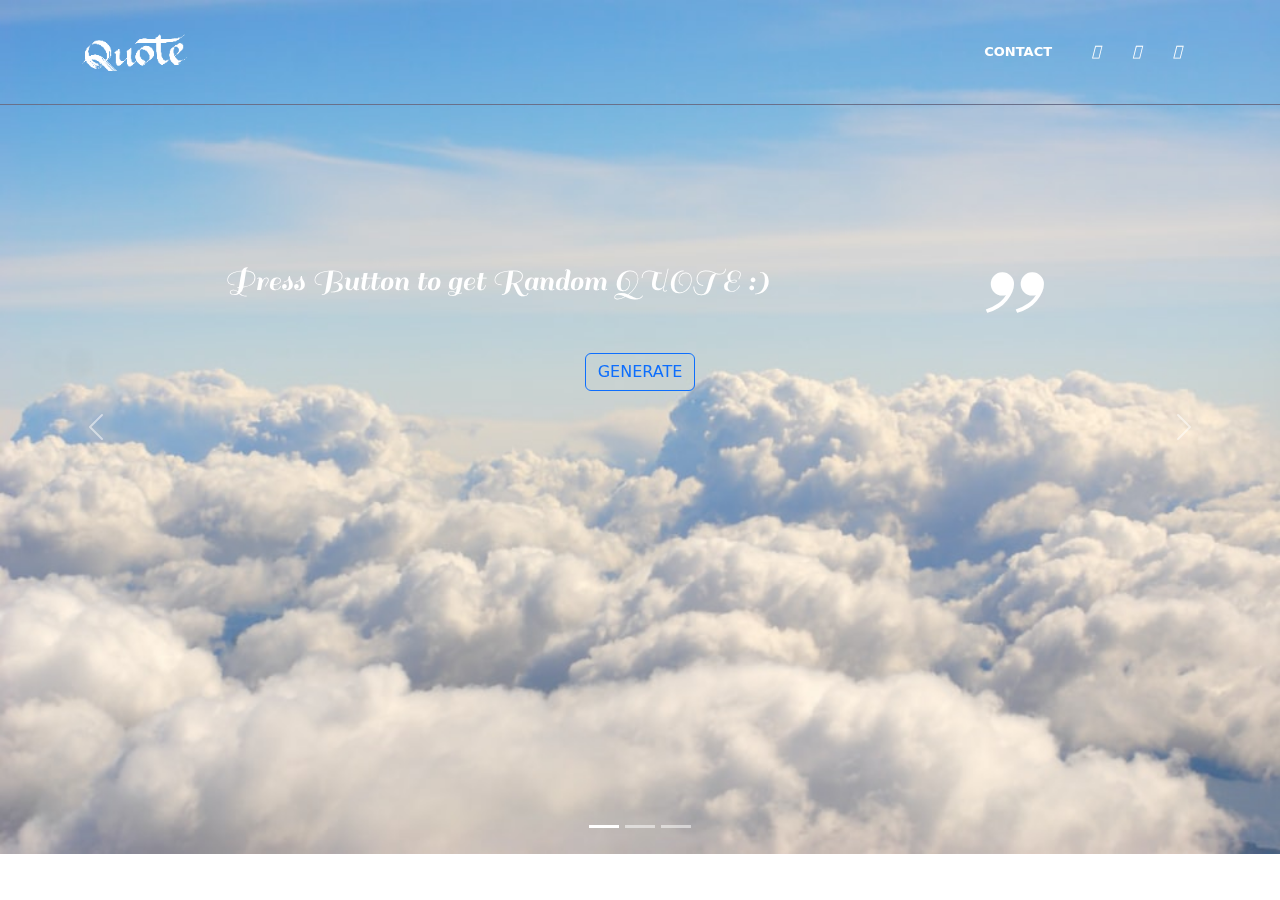
<file: RandomQ/index.html>
<!DOCTYPE html>
<html lang="en">

<head>
  <meta charset="UTF-8">
  <meta http-equiv="X-UA-Compatible" content="IE=edge">
  <meta name="viewport" content="width=device-width, initial-scale=1.0">
  <link href="https://fonts.googleapis.com/css?family=Roboto:400,700|Open+Sans" rel="stylesheet">
  <link rel="preconnect" href="https://fonts.googleapis.com">
<link rel="preconnect" href="https://fonts.gstatic.com" crossorigin>
<link rel="preconnect" href="https://fonts.googleapis.com">
<link rel="preconnect" href="https://fonts.gstatic.com" crossorigin>
<link rel="preconnect" href="https://fonts.googleapis.com">
<link rel="preconnect" href="https://fonts.gstatic.com" crossorigin>
<link href="https://fonts.googleapis.com/css2?family=Montserrat:ital,wght@0,100;0,200;0,300;0,400;0,500;0,600;0,700;0,800;0,900;1,100;1,200;1,300;1,400;1,500;1,600;1,700;1,800;1,900&family=Pacifico&family=Qwigley&family=Sail&display=swap" rel="stylesheet">
<link rel="stylesheet" href="https://cdnjs.cloudflare.com/ajax/libs/font-awesome/6.1.1/css/all.min.css"
    integrity="sha512-KfkfwYDsLkIlwQp6LFnl8zNdLGxu9YAA1QvwINks4PhcElQSvqcyVLLD9aMhXd13uQjoXtEKNosOWaZqXgel0g=="
    crossorigin="anonymous" referrerpolicy="no-referrer">
    <link rel="stylesheet" href="https://maxcdn.bootstrapcdn.com/font-awesome/4.7.0/css/font-awesome.min.css">

    <link rel="stylesheet" href="css/bootstrap.min.css">
  <link rel="stylesheet" href="css/style.css">
  <script src="js/jquery-3.6.3.min.js"></script>
  <script src="js/popper.min.js"></script>
  <script src="js/bootstrap.min.js"></script>
  <script src="https://ajax.googleapis.com/ajax/libs/jquery/1.12.4/jquery.min.js"></script>
<script src="https://maxcdn.bootstrapcdn.com/bootstrap/3.3.7/js/bootstrap.min.js"></script>
  <title>RandomQ</title>
</head>

<body>

  <!-- --------------------NAVBAR START-------------------------------- -->
  <nav class="navbar navbar-expand-lg bg-transparent z-3  " id="nav-top">
    <div class="container ">
      <a class="navbar-brand " href="#">
        <img class="logo-img w-75"  src="images/logo/download.png" alt="">
      </a>
      <button class="navbar-toggler" type="button" data-bs-toggle="collapse" data-bs-target="#navbarSupportedContent"
        aria-controls="navbarSupportedContent" aria-expanded="false" aria-label="Toggle navigation">
        <span class="navbar-toggler-icon"></span>
      </button>
      <div class="collapse navbar-collapse " id="navbarSupportedContent">
        <ul class="navbar-nav ms-auto   mb-2 mb-lg-0 ">


          <li class="nav-item fw-semibold me-lg-3">
            <a class="nav-link" href="#contact">CONTACT</a>
          </li>


        </ul>
        <div class="social-panel d-flex justify-content-center align-content-center">
              <div class="s-icon m-md-3 m-sm-3 fs-sm-4">
                <span>
                  <i class="fab fa-facebook-f"></i>
                </span>
              </div>
              <div class="s-icon m-md-3 m-sm-3 fs-sm-4">
                <span>
                  <i class="fab fa-instagram"></i>
                </span>
              </div>
              <div class="s-icon m-md-3 m-sm-3 fs-sm-4">
                <span>
                  <i class="fab fa-twitter"></i>
                </span>
              </div>
            </div>
      </div>

    </div>

  </nav>
  <!-- --------------------NAVBAR END------------------------------------- -->

  <!-- -------------------------------HOME PAGE START----------------------------------- -->
  <section class="intro position-relative" id="home" >
    <div id="carouselExampleCaptions" class="carousel slide carousel-fade" data-bs-ride="carousel" >
      <div class="carousel-indicators">
        <button type="button" data-bs-target="#carouselExampleCaptions" data-bs-slide-to="0" class="active" aria-current="true" aria-label="Slide 1"></button>
        <button type="button" data-bs-target="#carouselExampleCaptions" data-bs-slide-to="1" aria-label="Slide 2"></button>
        <button type="button" data-bs-target="#carouselExampleCaptions" data-bs-slide-to="2" aria-label="Slide 3"></button>
      </div>
      <div class="carousel-inner">
        <div class="carousel-item position-relative active">
          <img src="images/intro/c-1.jpg" class="d-block w-100" alt="...">


        </div>
        <div class="carousel-item position-relative">

          <img src="images/intro/c-2.jpg" class="d-block w-100" alt="...">

        </div>
        <div class="carousel-item position-relative">
          <img src="images/intro/c-3.jpeg" class="d-block w-100" alt="...">

        </div>
      </div>

      <button class="carousel-control-prev" type="button" data-bs-target="#carouselExampleCaptions" data-bs-slide="prev">
        <span class="carousel-control-prev-icon" aria-hidden="true"></span>
        <span class="visually-hidden">Previous</span>
      </button>
      <button class="carousel-control-next" type="button" data-bs-target="#carouselExampleCaptions" data-bs-slide="next">
        <span class="carousel-control-next-icon" aria-hidden="true"></span>
        <span class="visually-hidden">Next</span>
      </button>

    </div>
<div class="qoute  m-auto py-4 bg-transparent fs-4  position-absolute start-50 translate-middle z-1">

  <div class=" text position-relative mb-5 fw-light" >
    <p id="text">
      Press Button to get Random QUOTE :)
    </p>
  </div>

  <div class="author">
    <p class="text-center fw-lighter " id="author">

    </p>
  </div>
  <div class="randomQ-b d-flex justify-content-center">
    <button onclick="generatQ()" class=" btn btn-outline-primary btn-md-lg">GENERATE</button>
  </div>

</div>
  </section>
      <!-- -----------------------------HOME PAGE END----------------------------------- -->

  <!-- -------------------------------BLOG PAGE END----------------------------------- -->

<script src="js/main.js"></script>
</body>

</html>
</file>
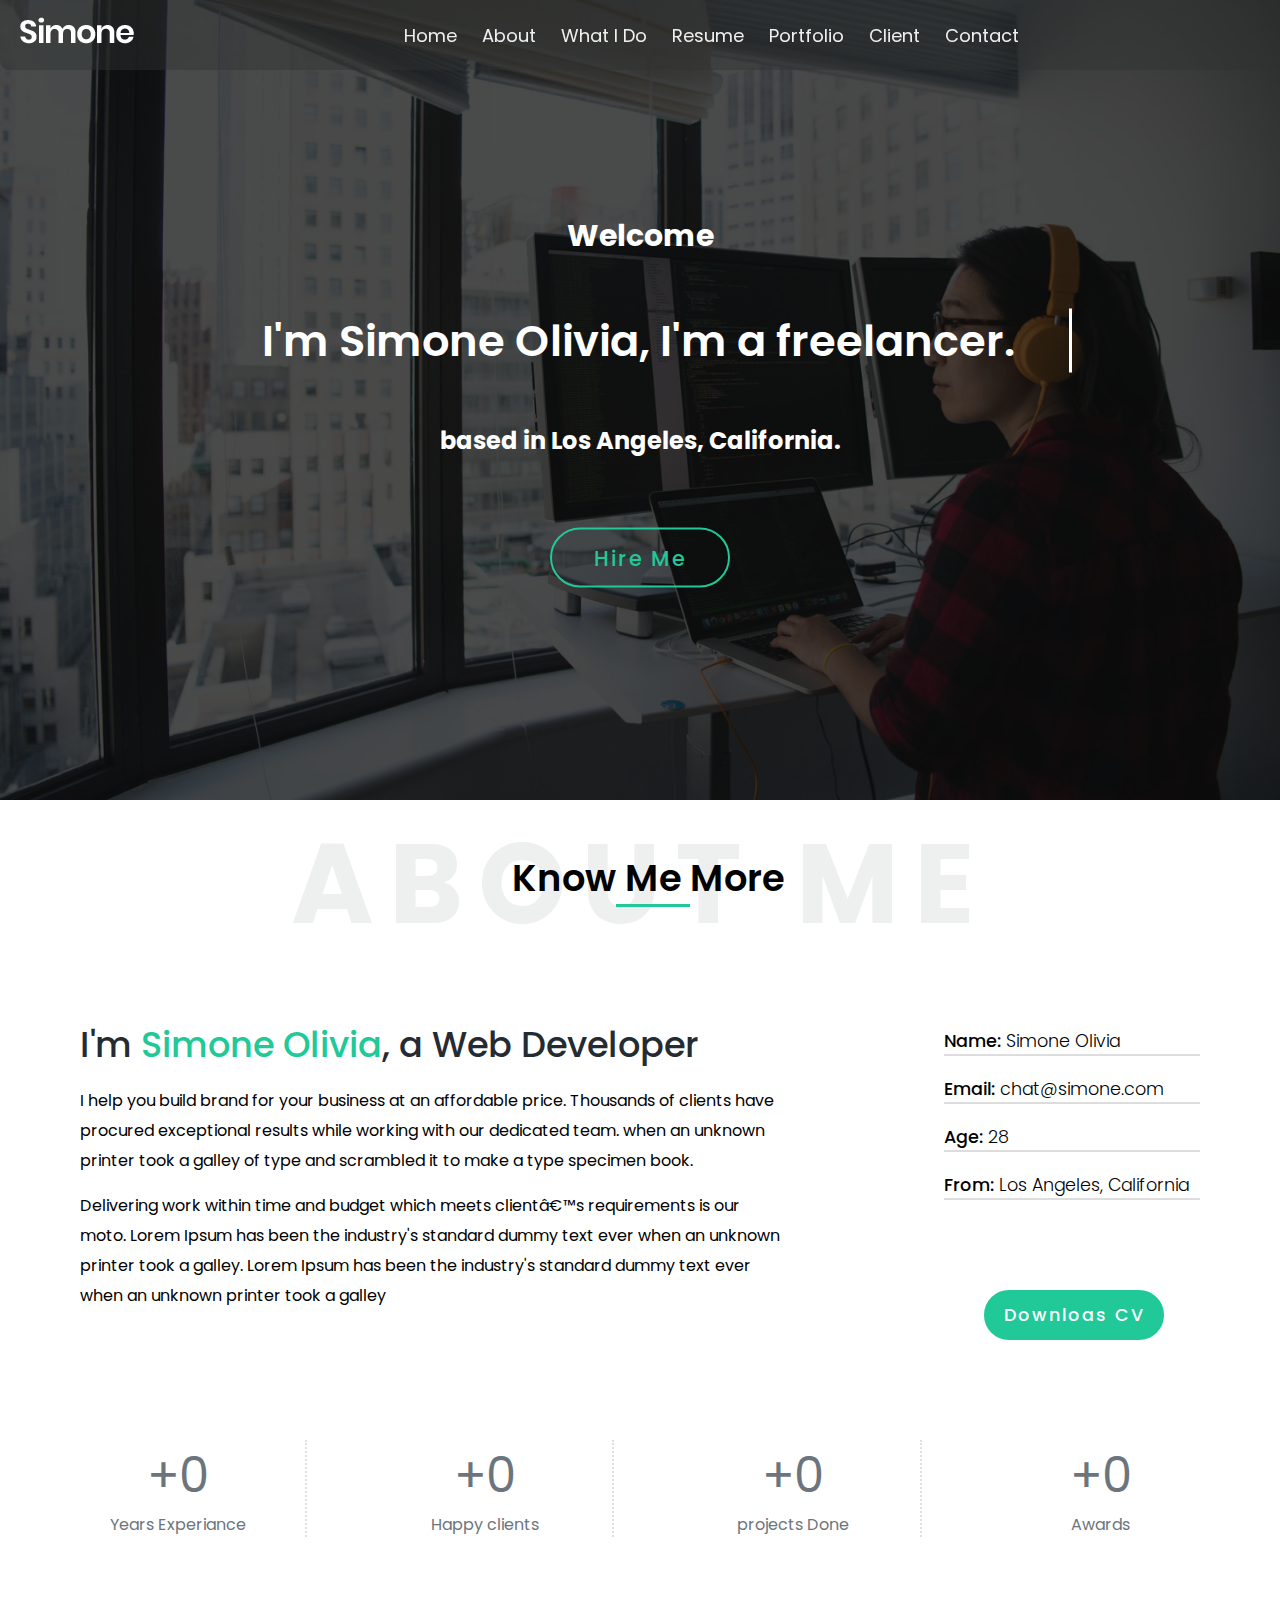
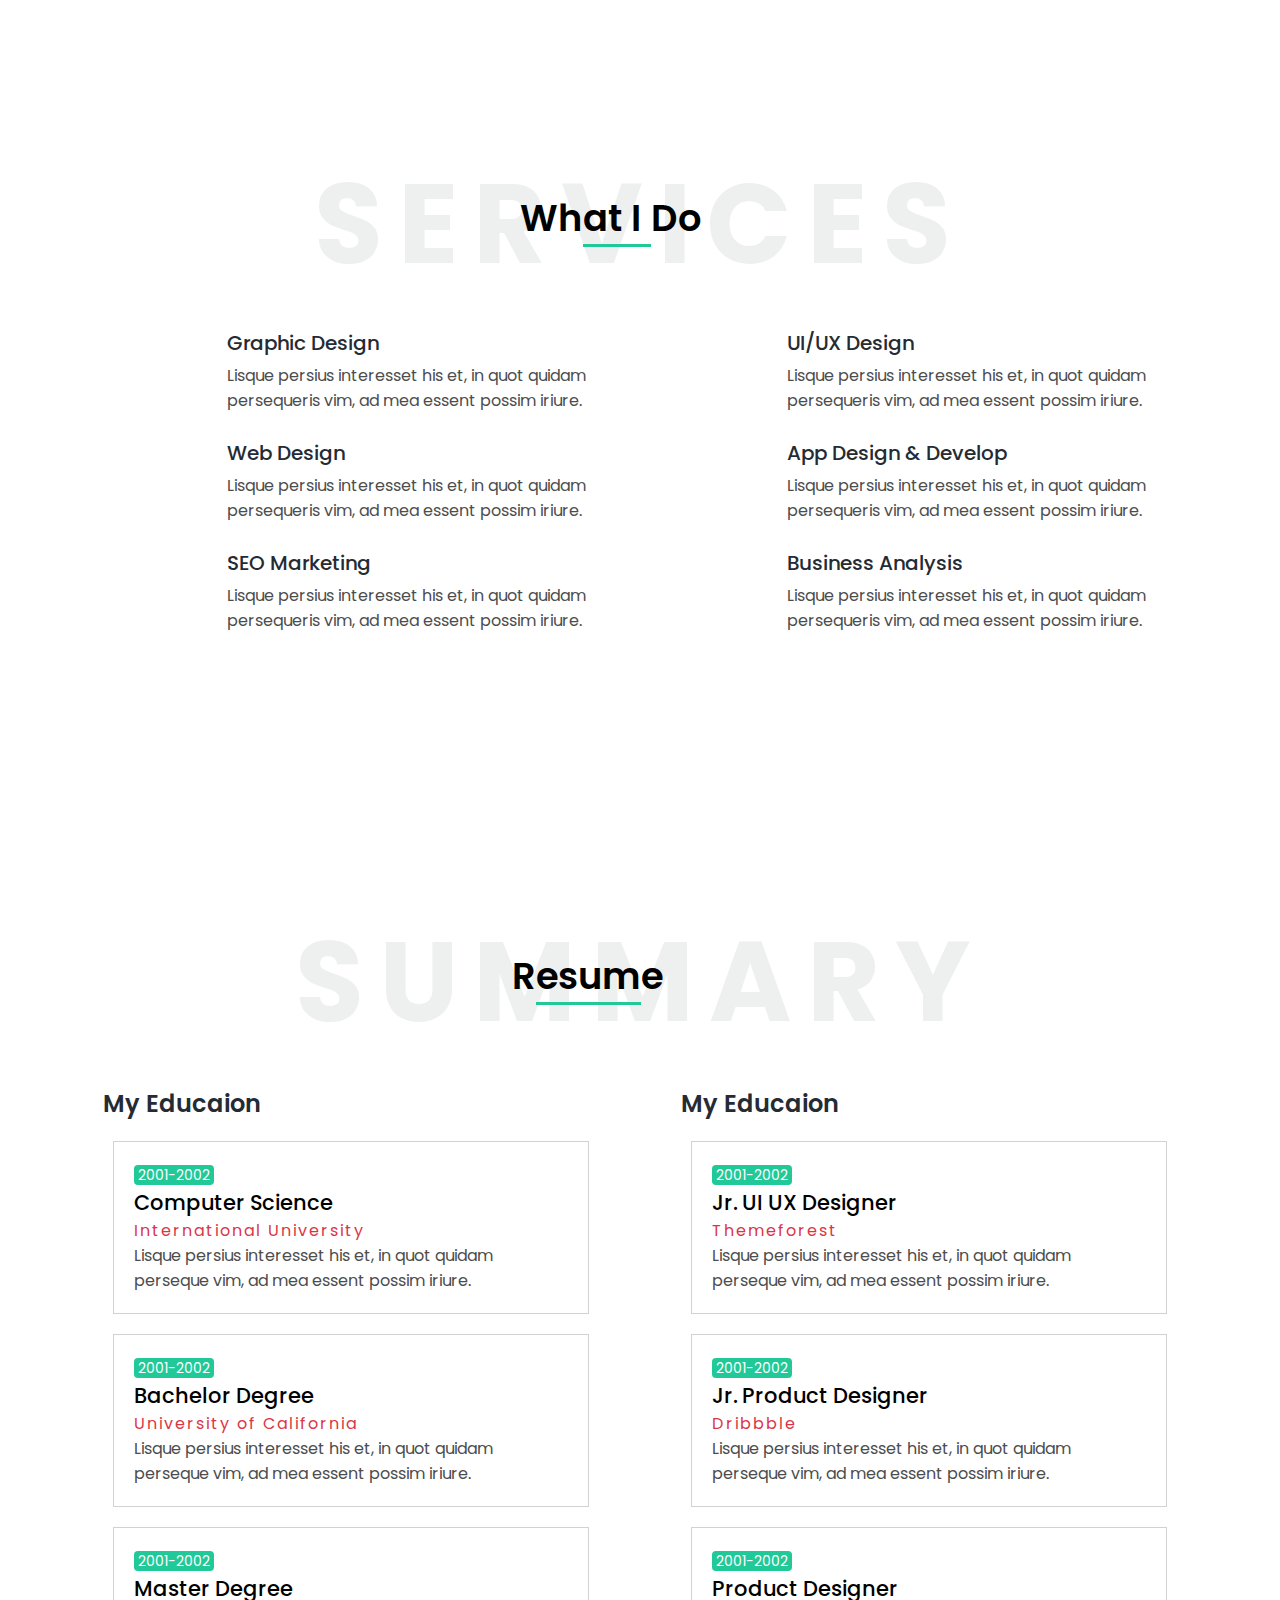
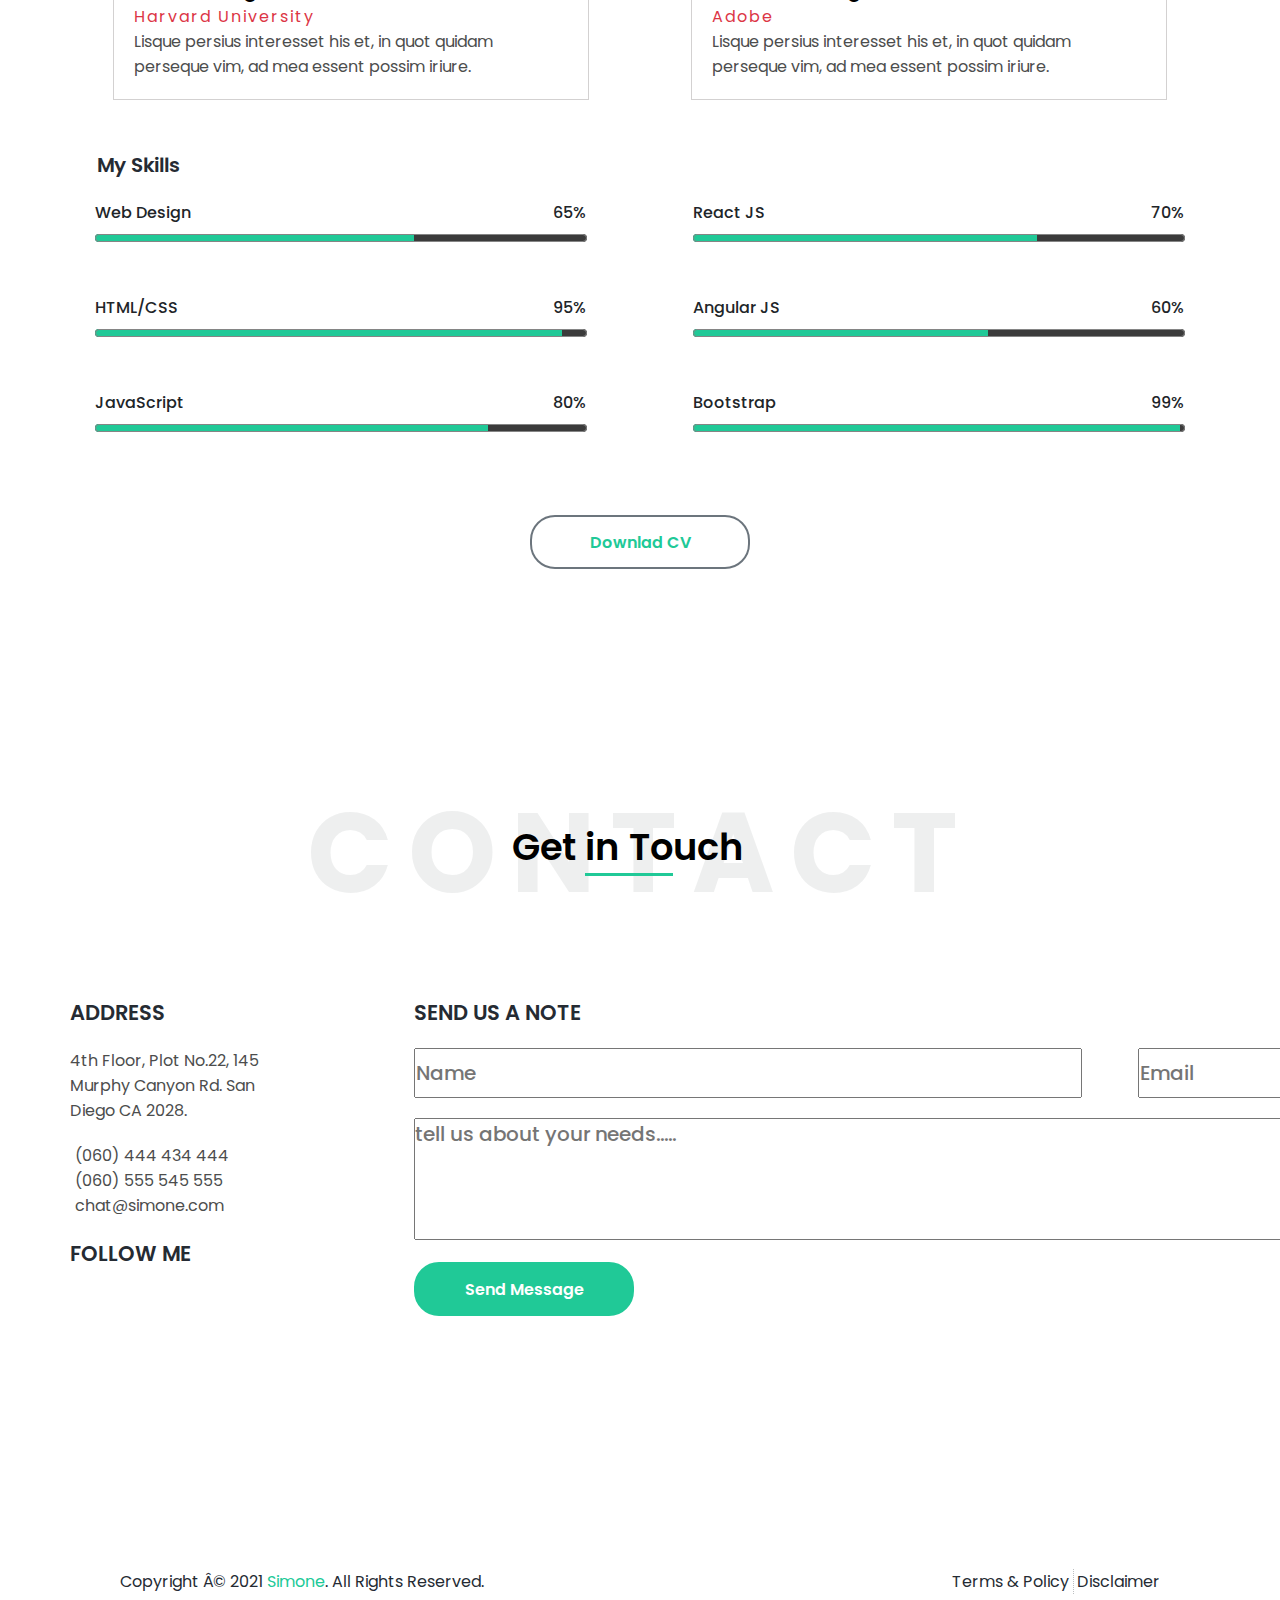
<file: simone/index.html>
<!DOCTYPE html>
<html lang="en">
<head>
<meta charset="UTF-8">
<meta http-equiv="X-UA-Compatible" content="IE=edge">
<meta name="viewport" content="width=device-width, initial-scale=1.0">
<link href='https://fonts.googleapis.com/css?family=Poppins' rel='stylesheet'>
<link rel="stylesheet" href="https://cdnjs.cloudflare.com/ajax/libs/font-awesome/6.1.1/css/all.min.css" integrity="sha512-KfkfwYDsLkIlwQp6LFnl8zNdLGxu9YAA1QvwINks4PhcElQSvqcyVLLD9aMhXd13uQjoXtEKNosOWaZqXgel0g==" crossorigin="anonymous" referrerpolicy="no-referrer" />
<link rel="stylesheet" href="style.css">
<link rel="stylesheet" href="nav.css">
<title>Simone</title>
</head>
<body>
<!-- --------------NAVIGATION BAR START------------------->
<!-- <nav class="nav-bar">
    <div class="logo-pic"><a href="#" class="logo"><img src="images/logo-light.png" alt="Simone-logo"></a>
    </div>

    <div class="head">
    <a href="#" class="nav-content">Home</a>
    <a href="#" class="nav-content">About</a>
    <a href="#" class="nav-content">Resume</a>
    <a href="#" class="nav-content">Portfolio</a>
    <a href="#" class="nav-content">Client</a>
    <a href="#" class="nav-content">Contact</a>
    </div>
    <div class="social">
        <a href="#" class="social-icon" id="" title="twitter"><i class="fa-brands fa-twitter"></i></a>
        <a href="#" class="social-icon" id=""><i class="fa-brands fa-facebook" title="facebook"></i></a>
        <a href="#" class="social-icon" id="" title="dribble"><i class="fab fa-dribbble"></i></a>
    </div>
</nav> -->
<div class="nav">
    <input type="checkbox" id="nav-check">
    <div class="nav-header">
      <div class="nav-title">
        <img src="images/logo-light.png" alt="">
      </div>
    </div>
    <div class="nav-btn">
      <label for="nav-check">
        <span></span>
        <span></span>
        <span></span>
      </label>
    </div>

    <div class="nav-links">
      <a href="#intro">Home</a>
      <a href="#about">About</a>
      <a href="#services">What I Do</a>
      <a href="#resume">Resume</a>
      <a href="#portfolio">Portfolio</a>
      <a href="#client">Client</a>
      <a href="#contact">Contact</a>
    </div>
  </div>

<!-- ----------------NAVIGATION BAR END---------------------->

<!-- -----------------INTRO PAGE START----------------------->
<secton class="intro" id="intro">
<div class="intro-image">
    <div class="intro-text">
    <h1 style="font-size:30px">Welcome</h1>
    <h3 class="animated" style="margin: 50px;">I'm Simone Olivia, I'm a freelancer.</h3>
    <h2>based in Los Angeles, California.</h2>
    <button class="hire-me">Hire Me</button>
    </div>
</div>
</secton>
<!-- -----------------INTRO PAGE END------------------------>

<!-- -----------------ABOUT PAGE START----------------------->
<section class="about" id="about">
<div class="about-title">
    <div class="hidden-title">
        <p class="hidden">ABOUT  ME</p>
        <p class="know-me">Know<span class="me"> Me </span>More</p>
    </div>
</div>
<div class="about-content">

    <div class="brief">
        <p class="brief-title">I'm <span class="breif-title-name">Simone Olivia</span>, a Web Developer
        </p>
        <div class="paragraph">
        <p class="brief-pt-1">
            I help you build brand for your business at an affordable price. Thousands of clients have procured exceptional results while working with our dedicated team. when an unknown printer took a galley of type and scrambled it to make a type specimen book.
        </p>

        <p class="brief-pt-2">Delivering work within time and budget which meets clientâ€™s requirements is our moto. Lorem Ipsum has been the industry's standard dummy text ever when an unknown printer took a galley. Lorem Ipsum has been the industry's standard dummy text ever when an unknown printer took a galley</p>
        </div>
    </div>
    <div class="personal-info">
        <p class="info"><span class="Name">Name:</span> Simone Olivia</p>
        <p class="info"><span class="Name">Email:</span> chat@simone.com</p>
        <p class="info"><span class="Name">Age:</span> 28</p>
        <p class="info"><span class="Name">From:</span> Los Angeles, California</p>
        <button class="download-cv hire-me">Downloas CV</button>
    </div>
</div>
<div class="statistics">
    <div class="years" >
        <p class="number-y number">+</p>
        <p class="text">Years Experiance</p>
    </div>
    <div class="clients">
        <p class="number-c number">+</p>
        <p class="text">Happy clients</p>
    </div>
    <div class="projects">
        <p class="number-p number">+</p>
        <p class="text">projects Done</p>
    </div>
    <div class="awards">
        <p class="number-a number">+</p>
        <p class="text">Awards</p>
    </div>
</div>


</section>
<!-- ------------------ABOUT PAGE END------------------------>

<!-- -----------------SERVICES PAGE START----------------------->
<section class="services" id="services">
<div class="about-title ">
    <div class="hidden-title">
        <p class="hidden">SERVICES</p>
        <p class="know-me">Wh<span class="me">at I </span>Do</p>
    </div>
</div>
<div class="ser-content">
    <div class="ser-content-child">

        <div class="ser-icon">
            <i class="fa-solid fa-palette " title="graphic design"></i>
        </div>
        <div class="ser-data">
            <p class="ser-title">Graphic Design
            </p>
            <p class="ser-explan">
                Lisque persius interesset his et, in quot quidam persequeris vim,
                ad mea essent possim iriure.
            </p>
        </div>

    </div>

    <div class="ser-content-child">

        <div class="ser-icon">
            <i class="fa-solid fa-pen-ruler" title="UI/UX Design"></i>
        </div>
        <div class="ser-data">
            <p class="ser-title">UI/UX Design</p>
            <p class="ser-explan">
                Lisque persius interesset his et, in quot quidam persequeris vim,
                ad mea essent possim iriure.
            </p>
        </div>

    </div>

    <div class="ser-content-child">

        <div class="ser-icon">
            <i class="fa-solid fa-desktop" title="Web Design"></i>
        </div>
        <div class="ser-data">
            <p class="ser-title">Web Design</p>
            <p class="ser-explan">
                Lisque persius interesset his et, in quot quidam persequeris vim,
                ad mea essent possim iriure.
            </p>
        </div>

    </div>

    <div class="ser-content-child">

        <div class="ser-icon">
            <i class="fa-solid fa-paintbrush" title="App Design & Develop"></i>
        </div>
        <div class="ser-data">
            <p class="ser-title">App Design & Develop
            </p>
            <p class="ser-explan">Lisque persius interesset his et, in quot quidam persequeris vim,
                ad mea essent possim iriure.</p>
        </div>

    </div>

    <div class="ser-content-child">

        <div class="ser-icon">
            <i class="fa-solid fa-bullhorn" title="SEO Marketing"></i>
        </div>
        <div class="ser-data">
            <p class="ser-title">SEO Marketing
            </p>
            <p class="ser-explan">
                Lisque persius interesset his et, in quot quidam persequeris vim,
                ad mea essent possim iriure.
            </p>
        </div>

    </div>

    <div class="ser-content-child">

        <div class="ser-icon">
            <i class="fa-solid fa-chart-line" title="Business Analysis"></i>
        </div>
        <div class="ser-data">
            <p class="ser-title">Business Analysis
        </p>
            <p class="ser-explan">
                Lisque persius interesset his et, in quot quidam persequeris vim,
                ad mea essent possim iriure.
            </p>
        </div>

    </div>

</div>
</section>
<!-- -----------------SERVICES PAGE START----------------------->


<!-- -----------------RESUME PAGE START----------------------->
<section class="resume" id="resume">
<div class="about-title">
    <div class="hidden-title">
        <p class="hidden">SUMMARY</p>
        <p class="know-me">R<span class="me">esum</span>e</p>
    </div>
</div>
<div class="resume-content">
    <div class="edu">
        <div class="edu-title">My Educaion</div>
        <div class="edu-details">
            <div class="edu-details-data">
                <div class="date">
                    <p>2001-2002</p>
                </div>
                <div class="edu-cont">
                <p class="data-title">Computer Science
                </p>
                <p class="dtat-place">International University

                </p>
                <p class="data-data">Lisque persius interesset his et, in quot quidam perseque vim,
                    ad mea essent possim iriure.</p>
                </div>
            </div>

            <div class="edu-details-data">
                <div class="date">
                    <p>2001-2002</p>
                </div>
                <div class="edu-cont">
                <p class="data-title">Bachelor Degree
                </p>
                <p class="dtat-place">University of California</p>
                <p class="data-data">Lisque persius interesset his et, in quot quidam perseque vim,
                    ad mea essent possim iriure.</p>
                </div>
            </div>

            <div class="edu-details-data">
                <div class="date">
                    <p>2001-2002</p>
                </div>
                <div class="edu-cont">
                <p class="data-title">Master Degree
                </p>
                <p class="dtat-place">Harvard University</p>
                <p class="data-data">Lisque persius interesset his et, in quot quidam perseque vim,
                    ad mea essent possim iriure.</p>
                </div>
            </div>

        </div>
    </div>
    <div class="exp">
        <div class="edu-title">My Educaion</div>
        <div class="edu-details">
            <div class="edu-details-data">
                <div class="date">
                    <p>2001-2002</p>
                </div>
                <div class="edu-cont">
                <p class="data-title">Jr. UI UX Designer</p>
                <p class="dtat-place">Themeforest</p>
                <p class="data-data">Lisque persius interesset his et, in quot quidam perseque vim,
                    ad mea essent possim iriure.</p>
                </div>
            </div>

            <div class="edu-details-data">
                <div class="date">
                    <p>2001-2002</p>
                </div>
                <div class="edu-cont">
                <p class="data-title">Jr. Product Designer</p>
                <p class="dtat-place">Dribbble</p>
                <p class="data-data">Lisque persius interesset his et, in quot quidam perseque vim,
                    ad mea essent possim iriure.</p>
                </div>
            </div>

            <div class="edu-details-data">
                <div class="date">
                    <p>2001-2002</p>
                </div>
                <div class="edu-cont">
                <p class="data-title">Product Designer</p>
                <p class="dtat-place">Adobe</p>
                <p class="data-data">Lisque persius interesset his et, in quot quidam perseque vim,
                    ad mea essent possim iriure.</p>
                </div>
            </div>

        </div>
    </div>
</div>
<div class="skills">
    <div class="skills-title">My Skills</div>
    <div class="skills-level">
        <div class="skill-data">
            <div class="skill-data-inner">
                <p class="skill-title">Web Design</p>
                <p class="skill-percent">65%</p>
            </div>

            <div class="progress">
                <progress class="progress-bar" value="65" max="100"></progress>
            </div>
        </div>

        <div class="skill-data">
            <div class="skill-data-inner">
                <p class="skill-title">React JS</p>
                <p class="skill-percent">70%</p>
            </div>

            <div class="progress">
                <progress class="progress-bar" value="70" max="100"></progress>
            </div>
        </div>

        <div class="skill-data">
            <div class="skill-data-inner">
                <p class="skill-title">HTML/CSS</p>
                <p class="skill-percent">95%</p>
            </div>

            <div class="progress">
                <progress class="progress-bar" value="95" max="100"></progress>
            </div>
        </div>

        <div class="skill-data">
            <div class="skill-data-inner">
                <p class="skill-title">Angular JS</p>
                <p class="skill-percent">60%</p>
            </div>

            <div class="progress">
                <progress class="progress-bar" value="60" max="100"></progress>
            </div>
        </div>

        <div class="skill-data">
            <div class="skill-data-inner">
                <p class="skill-title">JavaScript</p>
                <p class="skill-percent">80%</p>
            </div>

            <div class="progress">
                <progress class="progress-bar" value="80" max="100"></progress>
            </div>
        </div>

        <div class="skill-data">
            <div class="skill-data-inner">
                <p class="skill-title">Bootstrap</p>
                <p class="skill-percent">99%</p>
            </div>

            <div class="progress">
                <progress class="progress-bar" value="99" max="100"></progress>
            </div>
        </div>

    </div>
</div>
<div class="skills-cv">
    <button class="sk-cv">Downlad CV <i class="fa-solid fa-download"></i></button>
</div>
</section>

<!-- -----------------RESUME PAGE START----------------------->

<!-- -----------------PORTFOLIO PAGE START----------------------->
<!-- <section class="portfolio" id="portfolio">
<div class="about-title">
    <div class="hidden-title">
        <p class="hidden">PORTFOLIO</p>
        <p class="know-me">M<span class="me">y Wor</span>k</p>
    </div>
</div> -->



<!-- <div class="slider">
    <div class="slider-nav">
    <a href="#slide-1">All</a>
    <a href="#slide-2">Design</a>
    <a href="#slide-3">Brand</a>
    <a href="#slide-4">Photos</a>
</div>


    <div class="slides">
    <div id="slide-1">
        <div class="p-images">
            <img src="images/projects/project-1.jpg" alt="1">
            <img src="images/projects/project-2.jpg" alt="2">
            <img src="images/projects/project-3.jpg" alt="3">
            <img src="images/projects/project-4.jpg" alt="4">
            <img src="images/projects/project-5.jpg" alt="5">
            <img src="images/projects/project-6.jpg" alt="6">
        </div>
    </div>
    <div id="slide-2">
        <div class="p-images">
            <img src="images/projects/project-1.jpg" alt="1">
            <img src="images/projects/project-2.jpg" alt="2">
            <img src="images/projects/project-3.jpg" alt="3">
            <img src="images/projects/project-4.jpg" alt="4">
            <img src="images/projects/project-5.jpg" alt="5">
            <img src="images/projects/project-6.jpg" alt="6">
        </div>
    </div>
    <div id="slide-3">
        <div class="p-images">
            <img src="images/projects/project-1.jpg" alt="1">
            <img src="images/projects/project-2.jpg" alt="2">
            <img src="images/projects/project-3.jpg" alt="3">
            <img src="images/projects/project-4.jpg" alt="4">
            <img src="images/projects/project-5.jpg" alt="5">
            <img src="images/projects/project-6.jpg" alt="6">
        </div>
    </div>
    <div id="slide-4">
        <div class="p-images">
            <img src="images/projects/project-1.jpg" alt="1">
            <img src="images/projects/project-2.jpg" alt="2">
            <img src="images/projects/project-3.jpg" alt="3">
            <img src="images/projects/project-4.jpg" alt="4">
            <img src="images/projects/project-5.jpg" alt="5">
            <img src="images/projects/project-6.jpg" alt="6">
        </div>
    </div>

    </div>
</div>
</section> -->


<!-- -----------------PORTFOLIO PAGE START----------------------->

<!-- -----------------CLIENT PAGE START----------------------->
<!-- <section class="client" id="client">
    <div class="about-title">
        <div class="hidden-title">
            <p class="hidden">TESTIMONIAL</p>
            <p class="know-me">Clie<span class="me">nt Sp</span>eak</p>
        </div>
    </div>
    <div class="client-slider">

    </div>

</section> -->


<!-- ------------------CLIENT PAGE END------------------------>

<!-- ------------------CONTACT PAGE END------------------------>

<section class="contact" id="contact">
    <div class="about-title">
        <div class="hidden-title">
            <p class="hidden">CONTACT</p>
            <p class="know-me">Get <span class="me">in To</span>uch</p>
        </div>
    </div>
    <div class="contact-content">
        <div class="contact-info">

                <div class="address-head">
                    <p>ADDRESS</p>
                </div>
                <div class="info-address">
                    <p>4th Floor, Plot No.22,
                        145 Murphy Canyon Rd.
                        San Diego CA 2028.</p>
                </div>
                <div class="phone-mail">
                    <p><i class="fa-sharp fa-solid fa-phone-flip"></i>(060) 444 434 444</p>
                    <p><i class="fa-sharp fa-solid fa-phone-flip"></i>(060) 555 545 555</p>
                    <p><i class="fa-solid fa-envelope"></i>chat@simone.com</p>
                </div>
                <div class="address-head">
                    <p>FOLLOW ME</p>
                </div>
                <div class="follow-me">
                    <a href="#" id="" title="twitter"><i class="fa-brands fa-twitter"></i></a>
                    <a href="#" id=""><i class="fa-brands fa-facebook" title="facebook"></i></a>
                    <a href="#" id="" title="dribble"><i class="fab fa-dribbble"></i></a>
                </div>

        </div>
        <div class="contact-note">

                <div class="address-head">
                    <p>SEND US A NOTE</p>
                </div>
                <div class="note-form">
                    <div class="user-data">

                            <div class="data-field">
                                <input type="text" name="Name" placeholder="Name">
                                <input type="email" name="Email" placeholder="Email">
                            </div>

                            <div class="feedback"><textarea name="note" id="" cols="80" rows="4" placeholder="tell us about your needs....."></textarea></div>


                    </div>
                </div>
                <div class="note-submit">

                        <button>Send Message</button>
                </div>
        </div>
    </div>
</section>

<!-- ------------------CONTACT PAGE END------------------------>

<!-- ------------------FOOTER PAGE START------------------------>
<section class="footer">
    <footer class="footer-content">
        <div class="copyright">
            <p>Copyright Â© 2021 <span class="cpr-name">Simone</span>. All Rights Reserved.</p>
        </div>
        <div class="disclaimer">
            <p class="terms">
                <a href="">Terms & Policy</a>
            </p>
            <p class="line"></p>
            <p class="disc">
                <a href="">Disclaimer</a>
            </p>
        </div>
    </footer>
</section>


<!-- ------------------FOOTER PAGE END------------------------>








</body>
</html>
</file>
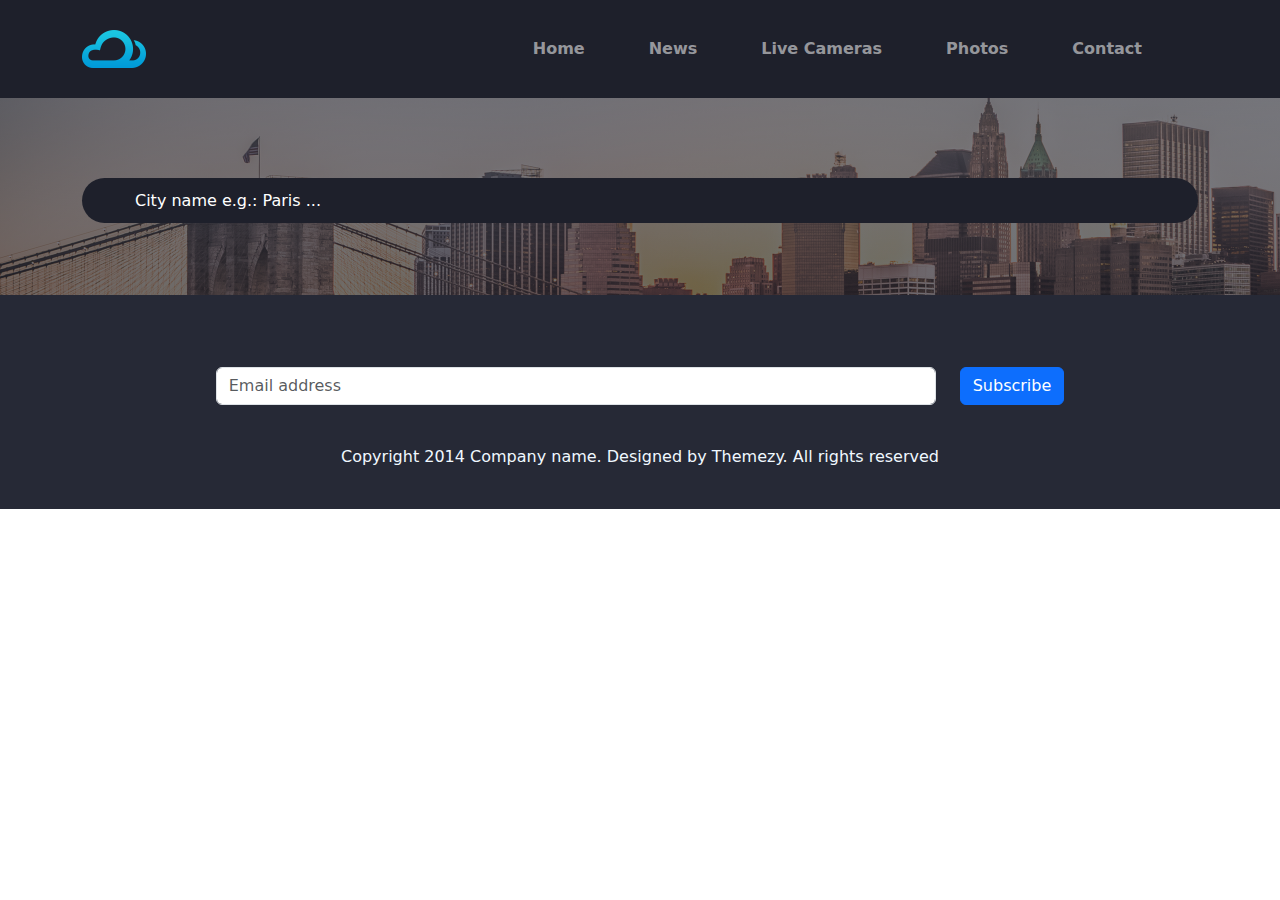
<file: weatherApp/index.html>
<!DOCTYPE html>
<html lang="en">

<head>
  <meta charset="UTF-8">
  <meta http-equiv="X-UA-Compatible" content="IE=edge">
  <meta name="viewport" content="width=device-width, initial-scale=1.0">
  <meta http-equiv="Content-Security-Policy" content="upgrade-insecure-requests">
  <link rel="stylesheet" href="https://cdnjs.cloudflare.com/ajax/libs/font-awesome/6.1.1/css/all.min.css"
    integrity="sha512-KfkfwYDsLkIlwQp6LFnl8zNdLGxu9YAA1QvwINks4PhcElQSvqcyVLLD9aMhXd13uQjoXtEKNosOWaZqXgel0g=="
    crossorigin="anonymous" referrerpolicy="no-referrer">
  <link rel="stylesheet" href="css/bootstrap.min.css">
  <link rel="stylesheet" href="css/style.css">
  <script src="js/jquery-3.6.3.min.js"></script>
  <script src="js/popper.min.js"></script>
  <script src="js/bootstrap.min.js"></script>
  <title>Weather App</title>
</head>

<body>

  <!-- --------------------NAVBAR START-------------------------------- -->


  <nav class="navbar navbar-expand-lg navbar-dark " id="nav-top">
    <div class="container ">
      <a class="navbar-brand fs-4" href="#">
        <img src="images/logo.png" alt="">
      </a>
      <button class="navbar-toggler" type="button" data-bs-toggle="collapse" data-bs-target="#navbarSupportedContent"
        aria-controls="navbarSupportedContent" aria-expanded="false" aria-label="Toggle navigation">
        <span class="navbar-toggler-icon"></span>
      </button>
      <div class="collapse navbar-collapse" id="navbarSupportedContent">
        <ul class="navbar-nav ms-auto mb-2 mb-lg-0 ">

          <li class="nav-item me-lg-5">
            <a class="nav-link " href="#home">Home</a>
          </li>
          <li class="nav-item me-lg-5">
            <a class="nav-link" href="#about">News</a>
          </li>
          <li class="nav-item me-lg-5">
            <a class="nav-link" href="#services">Live Cameras</a>
          </li>
          <li class="nav-item me-lg-5">
            <a class="nav-link" href="#portfolio">Photos</a>
          </li>
          <li class="nav-item me-lg-5">
            <a class="nav-link" href="contact.html">Contact</a>
          </li>

        </ul>

      </div>
    </div>
  </nav>

  <!-- --------------------NAVBAR END------------------------------------- -->
  <!-- --------------------HOME PAGE START-------------------------------- -->

  <section class="w-100 " id="home">
    <div class="w-100 mb-5">
    <div class="container">

        <div class="row height d-flex justify-content-center align-items-center">

            <div class="col-md-12 ">

                <div class="form">
                    <i class="fa fa-search" id="serchButton"></i>
                    <input type="text" class="form-control form-input" placeholder="City name e.g.: Paris ..." id="searchInput" autofocus>
                </div>

            </div>
            <!-- <div class="col-md-4 px-0 mt-4 weather-card">
              <div class="ch-content ">
                <div class="ch-head d-flex justify-content-between">
                  <p class="day ps-2 pt-1">Friday</p>
                  <p class="date pe-2 pt-1">24February</p>
                </div>
                <div class="ch-body d-flex flex-column align-items-start ps-2">
                  <p class="city">Cairo</p>
                  <div class="degree d-flex align-items-center">
                    <p class="">
                      16 C
                    </p>
                    <div class="sun-icon ms-3 "><i class="fas fa-sun"></i></div>

                  </div>
                  <p class="sun-status">
                    Sunny
                  </p>
                </div>
                <div class="ch-footer mb-3 ps-3">
                  <div class="humidity">
                    <span id="H">
                      <img src="images/icon-umberella.png" alt="">
                      20%
                    </span>
                    <span id="wind">
                      <img src="images/icon-wind.png" alt="">
                      18 km/h
                    </span>
                    <span id="L">
                      <img src="images/icon-compass.png" alt="">
                      East
                    </span>
                  </div>
                </div>
              </div>
            </div>
             <div class="col-md-4 px-0 mt-4 weather-card-1">
              <div class="ch-content ">
                <div class="ch-head-1 d-flex justify-content-center">
                  <p class="next-day pt-1">Sunday</p>
                </div>
                <div class="ch-body d-flex flex-column align-items-center justify-content-center ps-2">
                  <div class="status-icon">
                    <i class=" fas fa-sun"></i>
                  </div>
                  <div class="degree-1 d-flex align-items-center">
                    <p class="">
                      28C
                    </p>
                    <div class="sun-icon ms-3 "><i class="fas fa-sun"></i></div>

                  </div>
                  <p class="sun-status">
                    Sunny
                  </p>
                </div>

              </div>
            </div> -->


        </div>

    </div>
    </div>
    <div class="weather-cards w-100 pb-4">
      <div class="container">
        <div class="row weather-cont d-flex flex-row justify-content-center">

            <!-- <div class="today-header d-flex justify-content-between px-2 py-3">
              <div class="tod-day">Sunday</div>
              <div class="tod-date">24February</div>
            </div>
            <div class="today-cont mt-4 ps-2">
              <div class="tod-city mb-3">Cairo</div>
              <div class="tod-status mb-3 ps-2 d-flex justify-content-center">
                <div class="tod-degree  fw-bold me-3">17</div>
                <div class="condition-img d-flex  justify-content-center align-items-center">
                  <p class="me-3">C</p>
                  <div class="tod-status-icon">
                    <img src="images/logo.png" alt="" class="">
                  </div>
                </div>

              </div>
              <div class="tod-sky-status mb-4 ms-1">sunny</div>
              <span>
                <img src="images/icon-umberella.png" alt="">
                20%
              </span>
              <span>
                <img src="images/icon-wind.png" alt="">
                18km/h
              </span>
              <span>
                <img src="images/icon-compass.png" alt="">
                East
              </span>
            </div> -->

          <!-- <div class="col-lg-4 p-0 tomorrow text-white-50 ">
            <div class="tom-header d-flex justify-content-center py-3">Monday</div>
            <div class="tom-cont d-flex flex-column align-items-center mt-5">
              <div class="tom-icon fs-3 fw-bold mt-1">O</div>
              <div class="tom-status-degree fs-3 fw-bold mt-2">
                26C
              </div>
              <div class="tom-humidity mt-2">
                13%
              </div>
              <div class="tom-sky-status mt-3">
                sunny
              </div>
            </div>
          </div> -->
          <!-- <div class="col-lg-4 p-0 aft-tomorrow ">
            <div class="af-tom-header d-flex justify-content-center py-3">Monday</div>
            <div class="af-tom-cont d-flex flex-column align-items-center mt-5">
              <div class="af-tom-icon fs-3 fw-bold mt-1">O</div>
              <div class="af-tom-status-degree fs-3 fw-bold mt-2">
                26C
              </div>
              <div class="af-tom-humidity mt-2">
                13%
              </div>
              <div class="af-tom-sky-status mt-3">
                sunny
              </div>
            </div>
          </div> -->
        </div>
      </div>
    </div>

  </section>

  <!-- ---------------------HOME PAGE END--------------------------------- -->
<section id="footer">
  <footer class="text-center pt-5 pb-4">
    <!-- Grid container -->
    <div class="container p-4 pb-0">
      <!-- Section: Form -->
      <section class="">
        <form action="">
          <!--Grid row-->
          <div class="row d-flex justify-content-center">
            <!--Grid column-->

            <!--Grid column-->

            <!--Grid column-->
            <div class="col-md-8 col-12">
              <!-- Email input -->
              <div class="form-outline mb-4">
                <input type="email" id="form5Example27" class="form-control" placeholder="Email address" />

              </div>
            </div>
            <!--Grid column-->

            <!--Grid column-->
            <div class="col-auto">
              <!-- Submit button -->
              <button type="submit" class="btn btn-primary mb-4">
                Subscribe
              </button>
            </div>
            <!--Grid column-->
          </div>
          <!--Grid row-->


        </form>
      </section>
      <!-- Section: Form -->
    </div>
    <!-- Grid container -->

    <!-- Copyright -->
    <div class="text-center p-3 cpr" >
      Copyright 2014 Company name. Designed by Themezy. All rights reserved
    </div>
    <!-- Copyright -->
  </footer>
</section>

<script src="js/main.js"></script>
</body>

</html>
</file>
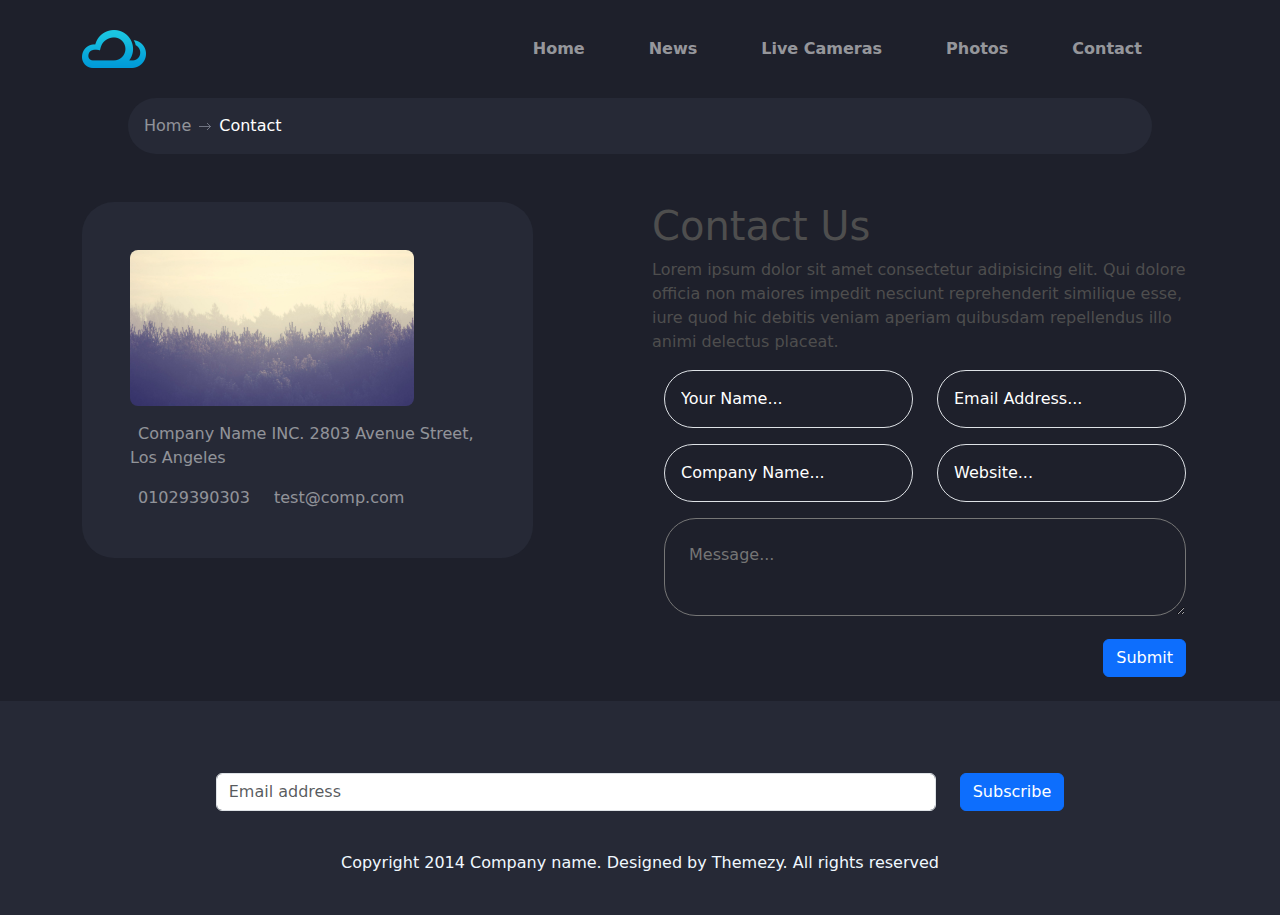
<file: weatherApp/contact.html>
<!DOCTYPE html>
<html lang="en">

<head>
  <meta charset="UTF-8">
  <meta http-equiv="X-UA-Compatible" content="IE=edge">
  <meta name="viewport" content="width=device-width, initial-scale=1.0">
  <link rel="stylesheet" href="https://cdnjs.cloudflare.com/ajax/libs/font-awesome/6.1.1/css/all.min.css"
    integrity="sha512-KfkfwYDsLkIlwQp6LFnl8zNdLGxu9YAA1QvwINks4PhcElQSvqcyVLLD9aMhXd13uQjoXtEKNosOWaZqXgel0g=="
    crossorigin="anonymous" referrerpolicy="no-referrer">
  <link rel="stylesheet" href="css/bootstrap.min.css">
  <link rel="stylesheet" href="css/style.css">
  <script src="js/jquery-3.6.3.min.js"></script>
  <script src="js/popper.min.js"></script>
  <script src="js/bootstrap.min.js"></script>
  <title>Weather App</title>
</head>

<body>

  <!-- --------------------NAVBAR START-------------------------------- -->


  <nav class="navbar navbar-expand-lg navbar-dark " id="nav-top">
    <div class="container ">
      <a class="navbar-brand fs-4" href="#">
        <img src="images/logo.png" alt="">
      </a>
      <button class="navbar-toggler" type="button" data-bs-toggle="collapse" data-bs-target="#navbarSupportedContent"
        aria-controls="navbarSupportedContent" aria-expanded="false" aria-label="Toggle navigation">
        <span class="navbar-toggler-icon"></span>
      </button>
      <div class="collapse navbar-collapse" id="navbarSupportedContent">
        <ul class="navbar-nav ms-auto mb-2 mb-lg-0 ">

          <li class="nav-item me-lg-5">
            <a class="nav-link " href="index.html">Home</a>
          </li>
          <li class="nav-item me-lg-5">
            <a class="nav-link" href="#about">News</a>
          </li>
          <li class="nav-item me-lg-5">
            <a class="nav-link" href="#services">Live Cameras</a>
          </li>
          <li class="nav-item me-lg-5">
            <a class="nav-link" href="#portfolio">Photos</a>
          </li>
          <li class="nav-item me-lg-5">
            <a class="nav-link" href="contact.html">Contact</a>
          </li>

        </ul>

      </div>
    </div>
  </nav>

  <!-- --------------------NAVBAR END------------------------------------- -->
  <!-- --------------------HOME PAGE START-------------------------------- -->

<section class="contact-content pb-4">
<div class="path mb-5">
    <div class="path-info rounded-5 p-3 d-flex justify-content-sm-start m-auto">
        <div class="prev-page me-2">
            <a href="index.html" class="text-decoration-none text-white-50 ">Home</a>
        </div>
        <div class="arrow me-2">
            <img src="images/arrow.png" alt="">
        </div>
        <div class="current-page text-white">Contact</div>
    </div>
</div>
<div class="container">
    <div class="row">
        <div class="col-lg-5 target">
            <div class="contact-map p-5 rounded-5 ">
                <div class="location-img">
                    <img src="images/overlay-bg.jpg" class="rounded-3" alt="">
                </div>
                <div class="contact-info d-flex flex-column text-white-50">
                    <div class="location mb-3 mt-3 ">
                        <i class="fas fa-location pe-2">

                        </i>

                        Company Name INC.
                        2803 Avenue Street, Los Angeles

                    </div>
                    <div class="phone-mail d-flex justify-content-start ">
                        <div class="phone me-3 ">
                            <i class="fas fa-phone pe-2"></i>
                            01029390303
                        </div>
                        <div class="mail">
                            <i class="fas fa-mail-reply pe-2"></i>
                            test@comp.com
                        </div>
                    </div>
                </div>
            </div>
        </div>
        <div class="col-lg-6 offset-lg-1">
            <div class="contact-us">
                <h1>Contact Us</h1>
                <p>
                    Lorem ipsum dolor sit amet consectetur adipisicing elit. Qui dolore officia non maiores impedit nesciunt reprehenderit similique esse, iure quod hic debitis veniam aperiam quibusdam repellendus illo animi delectus placeat.

                </p>
                <div class="container-fluid">
                    <div class="row">
                        <div class="col-lg-6 form-field">
                            <input type="text" class="form-control bg-transparent p-3 mb-3 rounded-5" placeholder="Your Name...">
                        </div>
                        <div class="col-lg-6 form-field">
                            <input type="email" class="form-control bg-transparent p-3 mb-3 rounded-5" placeholder="Email Address...">
                        </div>
                        <div class="col-lg-6 form-field">
                            <input type="text" class="form-control bg-transparent p-3 rounded-5" placeholder="Company Name...">
                        </div>
                        <div class="col-lg-6 form-field">
                            <input type="text" class="form-control bg-transparent p-3 rounded-5" placeholder="Website...">
                        </div>

                    </div>
                    <div class=" w-100">
                        <textarea name="" placeholder="Message..." class="w-100 rounded-5 p-4 mt-3 bg-transparent"></textarea>
                    </div>
                    <div class="submt-button d-flex justify-content-end mt-3">
                        <button class="btn btn-primary">Submit</button>
                    </div>

                </div>

            </div>
        </div>
    </div>
</div>
</section>

  <!-- ---------------------HOME PAGE END--------------------------------- -->
<section id="footer">
  <footer class="text-center pt-5 pb-4">
    <!-- Grid container -->
    <div class="container p-4 pb-0">
      <!-- Section: Form -->
      <section class="">
        <form action="">
          <!--Grid row-->
          <div class="row d-flex justify-content-center">
            <!--Grid column-->

            <!--Grid column-->

            <!--Grid column-->
            <div class="col-md-8 col-12">
              <!-- Email input -->
              <div class="form-outline mb-4">
                <input type="email" id="form5Example27" class="form-control" placeholder="Email address" />

              </div>
            </div>
            <!--Grid column-->

            <!--Grid column-->
            <div class="col-auto">
              <!-- Submit button -->
              <button type="submit" class="btn btn-primary mb-4">
                Subscribe
              </button>
            </div>
            <!--Grid column-->
          </div>
          <!--Grid row-->


        </form>
      </section>
      <!-- Section: Form -->
    </div>
    <!-- Grid container -->

    <!-- Copyright -->
    <div class="text-center p-3 cpr" >
      Copyright 2014 Company name. Designed by Themezy. All rights reserved
    </div>
    <!-- Copyright -->
  </footer>
</section>


</body>

</html>
</file>
<file: styles.d51b86d4d107c060.css>
.owl-carousel,.owl-carousel .owl-item{-webkit-tap-highlight-color:transparent;position:relative}.owl-carousel .owl-item.center{z-index:5}.owl-carousel{display:none;width:100%;z-index:1}.owl-carousel .owl-stage{position:relative;touch-action:manipulation;-moz-backface-visibility:hidden}.owl-carousel .owl-stage:after{content:".";display:block;clear:both;visibility:hidden;line-height:0;height:0}.owl-carousel .owl-stage-outer{position:relative;overflow:hidden;-webkit-transform:translate3d(0,0,0)}.owl-carousel .owl-item,.owl-carousel .owl-wrapper{-webkit-backface-visibility:hidden;-moz-backface-visibility:hidden;-ms-backface-visibility:hidden;-webkit-transform:translate3d(0,0,0);-moz-transform:translate3d(0,0,0);-ms-transform:translate3d(0,0,0)}.owl-carousel .owl-item{min-height:1px;float:left;-webkit-backface-visibility:hidden;-webkit-touch-callout:none}.owl-carousel .owl-item img{display:block;width:100%}.owl-carousel .owl-dots.disabled,.owl-carousel .owl-nav.disabled{display:none}.no-js .owl-carousel,.owl-carousel.owl-loaded{display:block}.owl-carousel .owl-dot,.owl-carousel .owl-nav .owl-next,.owl-carousel .owl-nav .owl-prev{cursor:pointer;-webkit-user-select:none;user-select:none}.owl-carousel .owl-nav button.owl-next,.owl-carousel .owl-nav button.owl-prev,.owl-carousel button.owl-dot{background:0 0;color:inherit;border:none;padding:0!important;font:inherit}.owl-carousel.owl-loading{opacity:0;display:block}.owl-carousel.owl-hidden{opacity:0}.owl-carousel.owl-refresh .owl-item{visibility:hidden}.owl-carousel.owl-drag .owl-item{touch-action:pan-y;-webkit-user-select:none;user-select:none}.owl-carousel.owl-grab{cursor:move;cursor:grab}.owl-carousel.owl-rtl{direction:rtl}.owl-carousel.owl-rtl .owl-item{float:right}.owl-carousel .animated{animation-duration:1s;animation-fill-mode:both}.owl-carousel .owl-animated-in{z-index:0}.owl-carousel .owl-animated-out{z-index:1}.owl-carousel .fadeOut{animation-name:fadeOut}@keyframes fadeOut{0%{opacity:1}to{opacity:0}}.owl-height{transition:height .5s ease-in-out}.owl-carousel .owl-item .owl-lazy{transition:opacity .4s ease}.owl-carousel .owl-item .owl-lazy:not([src]),.owl-carousel .owl-item .owl-lazy[src^=""]{max-height:0}.owl-carousel .owl-item img.owl-lazy{transform-style:preserve-3d}.owl-carousel .owl-video-wrapper{position:relative;height:100%;background:#000}.owl-carousel .owl-video-play-icon{position:absolute;height:80px;width:80px;left:50%;top:50%;margin-left:-40px;margin-top:-40px;background:url(owl.video.play.e3b436436832b027.png) no-repeat;cursor:pointer;z-index:1;-webkit-backface-visibility:hidden;transition:transform .1s ease}.owl-carousel .owl-video-play-icon:hover{transform:scale(1.3)}.owl-carousel .owl-video-playing .owl-video-play-icon,.owl-carousel .owl-video-playing .owl-video-tn{display:none}.owl-carousel .owl-video-tn{opacity:0;height:100%;background-position:center center;background-repeat:no-repeat;background-size:contain;transition:opacity .4s ease}.owl-carousel .owl-video-frame{position:relative;z-index:1;height:100%;width:100%}.owl-theme .owl-dots,.owl-theme .owl-nav{text-align:center;-webkit-tap-highlight-color:transparent}.owl-theme .owl-nav{margin-top:10px}.owl-theme .owl-nav [class*=owl-]{color:#fff;font-size:14px;margin:5px;padding:4px 7px;background:#D6D6D6;display:inline-block;cursor:pointer;border-radius:3px}.owl-theme .owl-nav [class*=owl-]:hover{background:#869791;color:#fff;text-decoration:none}.owl-theme .owl-nav .disabled{opacity:.5;cursor:default}.owl-theme .owl-nav.disabled+.owl-dots{margin-top:10px}.owl-theme .owl-dots .owl-dot{display:inline-block;zoom:1}.owl-theme .owl-dots .owl-dot span{width:10px;height:10px;margin:5px 7px;background:#D6D6D6;display:block;-webkit-backface-visibility:visible;transition:opacity .2s ease;border-radius:30px}.owl-theme .owl-dots .owl-dot.active span,.owl-theme .owl-dots .owl-dot:hover span{background:#869791}/*!
 * Font Awesome Free 6.4.0 by @fontawesome - https://fontawesome.com
 * License - https://fontawesome.com/license/free (Icons: CC BY 4.0, Fonts: SIL OFL 1.1, Code: MIT License)
 * Copyright 2023 Fonticons, Inc.
 */.fa{font-family:var(--fa-style-family,"Font Awesome 6 Free");font-weight:var(--fa-style,900)}.fa,.fa-brands,.fa-classic,.fa-regular,.fa-sharp,.fa-solid,.fab,.far,.fas{-moz-osx-font-smoothing:grayscale;-webkit-font-smoothing:antialiased;display:var(--fa-display,inline-block);font-style:normal;font-variant:normal;line-height:1;text-rendering:auto}.fa-classic,.fa-regular,.fa-solid,.far,.fas{font-family:"Font Awesome 6 Free"}.fa-brands,.fab{font-family:"Font Awesome 6 Brands"}.fa-1x{font-size:1em}.fa-2x{font-size:2em}.fa-3x{font-size:3em}.fa-4x{font-size:4em}.fa-5x{font-size:5em}.fa-6x{font-size:6em}.fa-7x{font-size:7em}.fa-8x{font-size:8em}.fa-9x{font-size:9em}.fa-10x{font-size:10em}.fa-2xs{font-size:.625em;line-height:.1em;vertical-align:.225em}.fa-xs{font-size:.75em;line-height:.08333em;vertical-align:.125em}.fa-sm{font-size:.875em;line-height:.07143em;vertical-align:.05357em}.fa-lg{font-size:1.25em;line-height:.05em;vertical-align:-.075em}.fa-xl{font-size:1.5em;line-height:.04167em;vertical-align:-.125em}.fa-2xl{font-size:2em;line-height:.03125em;vertical-align:-.1875em}.fa-fw{text-align:center;width:1.25em}.fa-ul{list-style-type:none;margin-left:var(--fa-li-margin,2.5em);padding-left:0}.fa-ul>li{position:relative}.fa-li{left:calc(var(--fa-li-width, 2em)*-1);position:absolute;text-align:center;width:var(--fa-li-width,2em);line-height:inherit}.fa-border{border-radius:var(--fa-border-radius,.1em);border:var(--fa-border-width,.08em) var(--fa-border-style,solid) var(--fa-border-color,#eee);padding:var(--fa-border-padding,.2em .25em .15em)}.fa-pull-left{float:left;margin-right:var(--fa-pull-margin,.3em)}.fa-pull-right{float:right;margin-left:var(--fa-pull-margin,.3em)}.fa-beat{animation-name:fa-beat;animation-delay:var(--fa-animation-delay,0s);animation-direction:var(--fa-animation-direction,normal);animation-duration:var(--fa-animation-duration,1s);animation-iteration-count:var(--fa-animation-iteration-count,infinite);animation-timing-function:var(--fa-animation-timing,ease-in-out)}.fa-bounce{animation-name:fa-bounce;animation-delay:var(--fa-animation-delay,0s);animation-direction:var(--fa-animation-direction,normal);animation-duration:var(--fa-animation-duration,1s);animation-iteration-count:var(--fa-animation-iteration-count,infinite);animation-timing-function:var(--fa-animation-timing,cubic-bezier(.28,.84,.42,1))}.fa-fade{animation-name:fa-fade;animation-iteration-count:var(--fa-animation-iteration-count,infinite);animation-timing-function:var(--fa-animation-timing,cubic-bezier(.4,0,.6,1))}.fa-beat-fade,.fa-fade{animation-delay:var(--fa-animation-delay,0s);animation-direction:var(--fa-animation-direction,normal);animation-duration:var(--fa-animation-duration,1s)}.fa-beat-fade{animation-name:fa-beat-fade;animation-iteration-count:var(--fa-animation-iteration-count,infinite);animation-timing-function:var(--fa-animation-timing,cubic-bezier(.4,0,.6,1))}.fa-flip{animation-name:fa-flip;animation-delay:var(--fa-animation-delay,0s);animation-direction:var(--fa-animation-direction,normal);animation-duration:var(--fa-animation-duration,1s);animation-iteration-count:var(--fa-animation-iteration-count,infinite);animation-timing-function:var(--fa-animation-timing,ease-in-out)}.fa-shake{animation-name:fa-shake;animation-duration:var(--fa-animation-duration,1s);animation-iteration-count:var(--fa-animation-iteration-count,infinite);animation-timing-function:var(--fa-animation-timing,linear)}.fa-shake,.fa-spin{animation-delay:var(--fa-animation-delay,0s);animation-direction:var(--fa-animation-direction,normal)}.fa-spin{animation-name:fa-spin;animation-duration:var(--fa-animation-duration,2s);animation-iteration-count:var(--fa-animation-iteration-count,infinite);animation-timing-function:var(--fa-animation-timing,linear)}.fa-spin-reverse{--fa-animation-direction:reverse}.fa-pulse,.fa-spin-pulse{animation-name:fa-spin;animation-direction:var(--fa-animation-direction,normal);animation-duration:var(--fa-animation-duration,1s);animation-iteration-count:var(--fa-animation-iteration-count,infinite);animation-timing-function:var(--fa-animation-timing,steps(8))}@media (prefers-reduced-motion:reduce){.fa-beat,.fa-beat-fade,.fa-bounce,.fa-fade,.fa-flip,.fa-pulse,.fa-shake,.fa-spin,.fa-spin-pulse{animation-delay:-1ms;animation-duration:1ms;animation-iteration-count:1;transition-delay:0s;transition-duration:0s}}@keyframes fa-beat{0%,90%{transform:scale(1)}45%{transform:scale(var(--fa-beat-scale,1.25))}}@keyframes fa-bounce{0%{transform:scale(1) translateY(0)}10%{transform:scale(var(--fa-bounce-start-scale-x,1.1),var(--fa-bounce-start-scale-y,.9)) translateY(0)}30%{transform:scale(var(--fa-bounce-jump-scale-x,.9),var(--fa-bounce-jump-scale-y,1.1)) translateY(var(--fa-bounce-height,-.5em))}50%{transform:scale(var(--fa-bounce-land-scale-x,1.05),var(--fa-bounce-land-scale-y,.95)) translateY(0)}57%{transform:scale(1) translateY(var(--fa-bounce-rebound,-.125em))}64%{transform:scale(1) translateY(0)}to{transform:scale(1) translateY(0)}}@keyframes fa-fade{50%{opacity:var(--fa-fade-opacity,.4)}}@keyframes fa-beat-fade{0%,to{opacity:var(--fa-beat-fade-opacity,.4);transform:scale(1)}50%{opacity:1;transform:scale(var(--fa-beat-fade-scale,1.125))}}@keyframes fa-flip{50%{transform:rotate3d(var(--fa-flip-x,0),var(--fa-flip-y,1),var(--fa-flip-z,0),var(--fa-flip-angle,-180deg))}}@keyframes fa-shake{0%{transform:rotate(-15deg)}4%{transform:rotate(15deg)}8%,24%{transform:rotate(-18deg)}12%,28%{transform:rotate(18deg)}16%{transform:rotate(-22deg)}20%{transform:rotate(22deg)}32%{transform:rotate(-12deg)}36%{transform:rotate(12deg)}40%,to{transform:rotate(0)}}@keyframes fa-spin{0%{transform:rotate(0)}to{transform:rotate(1turn)}}.fa-rotate-90{transform:rotate(90deg)}.fa-rotate-180{transform:rotate(180deg)}.fa-rotate-270{transform:rotate(270deg)}.fa-flip-horizontal{transform:scaleX(-1)}.fa-flip-vertical{transform:scaleY(-1)}.fa-flip-both,.fa-flip-horizontal.fa-flip-vertical{transform:scale(-1)}.fa-rotate-by{transform:rotate(var(--fa-rotate-angle,none))}.fa-stack{display:inline-block;height:2em;line-height:2em;position:relative;vertical-align:middle;width:2.5em}.fa-stack-1x,.fa-stack-2x{left:0;position:absolute;text-align:center;width:100%;z-index:var(--fa-stack-z-index,auto)}.fa-stack-1x{line-height:inherit}.fa-stack-2x{font-size:2em}.fa-inverse{color:var(--fa-inverse,#fff)}.fa-0:before{content:"0"}.fa-1:before{content:"1"}.fa-2:before{content:"2"}.fa-3:before{content:"3"}.fa-4:before{content:"4"}.fa-5:before{content:"5"}.fa-6:before{content:"6"}.fa-7:before{content:"7"}.fa-8:before{content:"8"}.fa-9:before{content:"9"}.fa-fill-drip:before{content:"\f576"}.fa-arrows-to-circle:before{content:"\e4bd"}.fa-chevron-circle-right:before,.fa-circle-chevron-right:before{content:"\f138"}.fa-at:before{content:"@"}.fa-trash-alt:before,.fa-trash-can:before{content:"\f2ed"}.fa-text-height:before{content:"\f034"}.fa-user-times:before,.fa-user-xmark:before{content:"\f235"}.fa-stethoscope:before{content:"\f0f1"}.fa-comment-alt:before,.fa-message:before{content:"\f27a"}.fa-info:before{content:"\f129"}.fa-compress-alt:before,.fa-down-left-and-up-right-to-center:before{content:"\f422"}.fa-explosion:before{content:"\e4e9"}.fa-file-alt:before,.fa-file-lines:before,.fa-file-text:before{content:"\f15c"}.fa-wave-square:before{content:"\f83e"}.fa-ring:before{content:"\f70b"}.fa-building-un:before{content:"\e4d9"}.fa-dice-three:before{content:"\f527"}.fa-calendar-alt:before,.fa-calendar-days:before{content:"\f073"}.fa-anchor-circle-check:before{content:"\e4aa"}.fa-building-circle-arrow-right:before{content:"\e4d1"}.fa-volleyball-ball:before,.fa-volleyball:before{content:"\f45f"}.fa-arrows-up-to-line:before{content:"\e4c2"}.fa-sort-desc:before,.fa-sort-down:before{content:"\f0dd"}.fa-circle-minus:before,.fa-minus-circle:before{content:"\f056"}.fa-door-open:before{content:"\f52b"}.fa-right-from-bracket:before,.fa-sign-out-alt:before{content:"\f2f5"}.fa-atom:before{content:"\f5d2"}.fa-soap:before{content:"\e06e"}.fa-heart-music-camera-bolt:before,.fa-icons:before{content:"\f86d"}.fa-microphone-alt-slash:before,.fa-microphone-lines-slash:before{content:"\f539"}.fa-bridge-circle-check:before{content:"\e4c9"}.fa-pump-medical:before{content:"\e06a"}.fa-fingerprint:before{content:"\f577"}.fa-hand-point-right:before{content:"\f0a4"}.fa-magnifying-glass-location:before,.fa-search-location:before{content:"\f689"}.fa-forward-step:before,.fa-step-forward:before{content:"\f051"}.fa-face-smile-beam:before,.fa-smile-beam:before{content:"\f5b8"}.fa-flag-checkered:before{content:"\f11e"}.fa-football-ball:before,.fa-football:before{content:"\f44e"}.fa-school-circle-exclamation:before{content:"\e56c"}.fa-crop:before{content:"\f125"}.fa-angle-double-down:before,.fa-angles-down:before{content:"\f103"}.fa-users-rectangle:before{content:"\e594"}.fa-people-roof:before{content:"\e537"}.fa-people-line:before{content:"\e534"}.fa-beer-mug-empty:before,.fa-beer:before{content:"\f0fc"}.fa-diagram-predecessor:before{content:"\e477"}.fa-arrow-up-long:before,.fa-long-arrow-up:before{content:"\f176"}.fa-burn:before,.fa-fire-flame-simple:before{content:"\f46a"}.fa-male:before,.fa-person:before{content:"\f183"}.fa-laptop:before{content:"\f109"}.fa-file-csv:before{content:"\f6dd"}.fa-menorah:before{content:"\f676"}.fa-truck-plane:before{content:"\e58f"}.fa-record-vinyl:before{content:"\f8d9"}.fa-face-grin-stars:before,.fa-grin-stars:before{content:"\f587"}.fa-bong:before{content:"\f55c"}.fa-pastafarianism:before,.fa-spaghetti-monster-flying:before{content:"\f67b"}.fa-arrow-down-up-across-line:before{content:"\e4af"}.fa-spoon:before,.fa-utensil-spoon:before{content:"\f2e5"}.fa-jar-wheat:before{content:"\e517"}.fa-envelopes-bulk:before,.fa-mail-bulk:before{content:"\f674"}.fa-file-circle-exclamation:before{content:"\e4eb"}.fa-circle-h:before,.fa-hospital-symbol:before{content:"\f47e"}.fa-pager:before{content:"\f815"}.fa-address-book:before,.fa-contact-book:before{content:"\f2b9"}.fa-strikethrough:before{content:"\f0cc"}.fa-k:before{content:"K"}.fa-landmark-flag:before{content:"\e51c"}.fa-pencil-alt:before,.fa-pencil:before{content:"\f303"}.fa-backward:before{content:"\f04a"}.fa-caret-right:before{content:"\f0da"}.fa-comments:before{content:"\f086"}.fa-file-clipboard:before,.fa-paste:before{content:"\f0ea"}.fa-code-pull-request:before{content:"\e13c"}.fa-clipboard-list:before{content:"\f46d"}.fa-truck-loading:before,.fa-truck-ramp-box:before{content:"\f4de"}.fa-user-check:before{content:"\f4fc"}.fa-vial-virus:before{content:"\e597"}.fa-sheet-plastic:before{content:"\e571"}.fa-blog:before{content:"\f781"}.fa-user-ninja:before{content:"\f504"}.fa-person-arrow-up-from-line:before{content:"\e539"}.fa-scroll-torah:before,.fa-torah:before{content:"\f6a0"}.fa-broom-ball:before,.fa-quidditch-broom-ball:before,.fa-quidditch:before{content:"\f458"}.fa-toggle-off:before{content:"\f204"}.fa-archive:before,.fa-box-archive:before{content:"\f187"}.fa-person-drowning:before{content:"\e545"}.fa-arrow-down-9-1:before,.fa-sort-numeric-desc:before,.fa-sort-numeric-down-alt:before{content:"\f886"}.fa-face-grin-tongue-squint:before,.fa-grin-tongue-squint:before{content:"\f58a"}.fa-spray-can:before{content:"\f5bd"}.fa-truck-monster:before{content:"\f63b"}.fa-w:before{content:"W"}.fa-earth-africa:before,.fa-globe-africa:before{content:"\f57c"}.fa-rainbow:before{content:"\f75b"}.fa-circle-notch:before{content:"\f1ce"}.fa-tablet-alt:before,.fa-tablet-screen-button:before{content:"\f3fa"}.fa-paw:before{content:"\f1b0"}.fa-cloud:before{content:"\f0c2"}.fa-trowel-bricks:before{content:"\e58a"}.fa-face-flushed:before,.fa-flushed:before{content:"\f579"}.fa-hospital-user:before{content:"\f80d"}.fa-tent-arrow-left-right:before{content:"\e57f"}.fa-gavel:before,.fa-legal:before{content:"\f0e3"}.fa-binoculars:before{content:"\f1e5"}.fa-microphone-slash:before{content:"\f131"}.fa-box-tissue:before{content:"\e05b"}.fa-motorcycle:before{content:"\f21c"}.fa-bell-concierge:before,.fa-concierge-bell:before{content:"\f562"}.fa-pen-ruler:before,.fa-pencil-ruler:before{content:"\f5ae"}.fa-people-arrows-left-right:before,.fa-people-arrows:before{content:"\e068"}.fa-mars-and-venus-burst:before{content:"\e523"}.fa-caret-square-right:before,.fa-square-caret-right:before{content:"\f152"}.fa-cut:before,.fa-scissors:before{content:"\f0c4"}.fa-sun-plant-wilt:before{content:"\e57a"}.fa-toilets-portable:before{content:"\e584"}.fa-hockey-puck:before{content:"\f453"}.fa-table:before{content:"\f0ce"}.fa-magnifying-glass-arrow-right:before{content:"\e521"}.fa-digital-tachograph:before,.fa-tachograph-digital:before{content:"\f566"}.fa-users-slash:before{content:"\e073"}.fa-clover:before{content:"\e139"}.fa-mail-reply:before,.fa-reply:before{content:"\f3e5"}.fa-star-and-crescent:before{content:"\f699"}.fa-house-fire:before{content:"\e50c"}.fa-minus-square:before,.fa-square-minus:before{content:"\f146"}.fa-helicopter:before{content:"\f533"}.fa-compass:before{content:"\f14e"}.fa-caret-square-down:before,.fa-square-caret-down:before{content:"\f150"}.fa-file-circle-question:before{content:"\e4ef"}.fa-laptop-code:before{content:"\f5fc"}.fa-swatchbook:before{content:"\f5c3"}.fa-prescription-bottle:before{content:"\f485"}.fa-bars:before,.fa-navicon:before{content:"\f0c9"}.fa-people-group:before{content:"\e533"}.fa-hourglass-3:before,.fa-hourglass-end:before{content:"\f253"}.fa-heart-broken:before,.fa-heart-crack:before{content:"\f7a9"}.fa-external-link-square-alt:before,.fa-square-up-right:before{content:"\f360"}.fa-face-kiss-beam:before,.fa-kiss-beam:before{content:"\f597"}.fa-film:before{content:"\f008"}.fa-ruler-horizontal:before{content:"\f547"}.fa-people-robbery:before{content:"\e536"}.fa-lightbulb:before{content:"\f0eb"}.fa-caret-left:before{content:"\f0d9"}.fa-circle-exclamation:before,.fa-exclamation-circle:before{content:"\f06a"}.fa-school-circle-xmark:before{content:"\e56d"}.fa-arrow-right-from-bracket:before,.fa-sign-out:before{content:"\f08b"}.fa-chevron-circle-down:before,.fa-circle-chevron-down:before{content:"\f13a"}.fa-unlock-alt:before,.fa-unlock-keyhole:before{content:"\f13e"}.fa-cloud-showers-heavy:before{content:"\f740"}.fa-headphones-alt:before,.fa-headphones-simple:before{content:"\f58f"}.fa-sitemap:before{content:"\f0e8"}.fa-circle-dollar-to-slot:before,.fa-donate:before{content:"\f4b9"}.fa-memory:before{content:"\f538"}.fa-road-spikes:before{content:"\e568"}.fa-fire-burner:before{content:"\e4f1"}.fa-flag:before{content:"\f024"}.fa-hanukiah:before{content:"\f6e6"}.fa-feather:before{content:"\f52d"}.fa-volume-down:before,.fa-volume-low:before{content:"\f027"}.fa-comment-slash:before{content:"\f4b3"}.fa-cloud-sun-rain:before{content:"\f743"}.fa-compress:before{content:"\f066"}.fa-wheat-alt:before,.fa-wheat-awn:before{content:"\e2cd"}.fa-ankh:before{content:"\f644"}.fa-hands-holding-child:before{content:"\e4fa"}.fa-asterisk:before{content:"*"}.fa-check-square:before,.fa-square-check:before{content:"\f14a"}.fa-peseta-sign:before{content:"\e221"}.fa-header:before,.fa-heading:before{content:"\f1dc"}.fa-ghost:before{content:"\f6e2"}.fa-list-squares:before,.fa-list:before{content:"\f03a"}.fa-phone-square-alt:before,.fa-square-phone-flip:before{content:"\f87b"}.fa-cart-plus:before{content:"\f217"}.fa-gamepad:before{content:"\f11b"}.fa-circle-dot:before,.fa-dot-circle:before{content:"\f192"}.fa-dizzy:before,.fa-face-dizzy:before{content:"\f567"}.fa-egg:before{content:"\f7fb"}.fa-house-medical-circle-xmark:before{content:"\e513"}.fa-campground:before{content:"\f6bb"}.fa-folder-plus:before{content:"\f65e"}.fa-futbol-ball:before,.fa-futbol:before,.fa-soccer-ball:before{content:"\f1e3"}.fa-paint-brush:before,.fa-paintbrush:before{content:"\f1fc"}.fa-lock:before{content:"\f023"}.fa-gas-pump:before{content:"\f52f"}.fa-hot-tub-person:before,.fa-hot-tub:before{content:"\f593"}.fa-map-location:before,.fa-map-marked:before{content:"\f59f"}.fa-house-flood-water:before{content:"\e50e"}.fa-tree:before{content:"\f1bb"}.fa-bridge-lock:before{content:"\e4cc"}.fa-sack-dollar:before{content:"\f81d"}.fa-edit:before,.fa-pen-to-square:before{content:"\f044"}.fa-car-side:before{content:"\f5e4"}.fa-share-alt:before,.fa-share-nodes:before{content:"\f1e0"}.fa-heart-circle-minus:before{content:"\e4ff"}.fa-hourglass-2:before,.fa-hourglass-half:before{content:"\f252"}.fa-microscope:before{content:"\f610"}.fa-sink:before{content:"\e06d"}.fa-bag-shopping:before,.fa-shopping-bag:before{content:"\f290"}.fa-arrow-down-z-a:before,.fa-sort-alpha-desc:before,.fa-sort-alpha-down-alt:before{content:"\f881"}.fa-mitten:before{content:"\f7b5"}.fa-person-rays:before{content:"\e54d"}.fa-users:before{content:"\f0c0"}.fa-eye-slash:before{content:"\f070"}.fa-flask-vial:before{content:"\e4f3"}.fa-hand-paper:before,.fa-hand:before{content:"\f256"}.fa-om:before{content:"\f679"}.fa-worm:before{content:"\e599"}.fa-house-circle-xmark:before{content:"\e50b"}.fa-plug:before{content:"\f1e6"}.fa-chevron-up:before{content:"\f077"}.fa-hand-spock:before{content:"\f259"}.fa-stopwatch:before{content:"\f2f2"}.fa-face-kiss:before,.fa-kiss:before{content:"\f596"}.fa-bridge-circle-xmark:before{content:"\e4cb"}.fa-face-grin-tongue:before,.fa-grin-tongue:before{content:"\f589"}.fa-chess-bishop:before{content:"\f43a"}.fa-face-grin-wink:before,.fa-grin-wink:before{content:"\f58c"}.fa-deaf:before,.fa-deafness:before,.fa-ear-deaf:before,.fa-hard-of-hearing:before{content:"\f2a4"}.fa-road-circle-check:before{content:"\e564"}.fa-dice-five:before{content:"\f523"}.fa-rss-square:before,.fa-square-rss:before{content:"\f143"}.fa-land-mine-on:before{content:"\e51b"}.fa-i-cursor:before{content:"\f246"}.fa-stamp:before{content:"\f5bf"}.fa-stairs:before{content:"\e289"}.fa-i:before{content:"I"}.fa-hryvnia-sign:before,.fa-hryvnia:before{content:"\f6f2"}.fa-pills:before{content:"\f484"}.fa-face-grin-wide:before,.fa-grin-alt:before{content:"\f581"}.fa-tooth:before{content:"\f5c9"}.fa-v:before{content:"V"}.fa-bangladeshi-taka-sign:before{content:"\e2e6"}.fa-bicycle:before{content:"\f206"}.fa-rod-asclepius:before,.fa-rod-snake:before,.fa-staff-aesculapius:before,.fa-staff-snake:before{content:"\e579"}.fa-head-side-cough-slash:before{content:"\e062"}.fa-ambulance:before,.fa-truck-medical:before{content:"\f0f9"}.fa-wheat-awn-circle-exclamation:before{content:"\e598"}.fa-snowman:before{content:"\f7d0"}.fa-mortar-pestle:before{content:"\f5a7"}.fa-road-barrier:before{content:"\e562"}.fa-school:before{content:"\f549"}.fa-igloo:before{content:"\f7ae"}.fa-joint:before{content:"\f595"}.fa-angle-right:before{content:"\f105"}.fa-horse:before{content:"\f6f0"}.fa-q:before{content:"Q"}.fa-g:before{content:"G"}.fa-notes-medical:before{content:"\f481"}.fa-temperature-2:before,.fa-temperature-half:before,.fa-thermometer-2:before,.fa-thermometer-half:before{content:"\f2c9"}.fa-dong-sign:before{content:"\e169"}.fa-capsules:before{content:"\f46b"}.fa-poo-bolt:before,.fa-poo-storm:before{content:"\f75a"}.fa-face-frown-open:before,.fa-frown-open:before{content:"\f57a"}.fa-hand-point-up:before{content:"\f0a6"}.fa-money-bill:before{content:"\f0d6"}.fa-bookmark:before{content:"\f02e"}.fa-align-justify:before{content:"\f039"}.fa-umbrella-beach:before{content:"\f5ca"}.fa-helmet-un:before{content:"\e503"}.fa-bullseye:before{content:"\f140"}.fa-bacon:before{content:"\f7e5"}.fa-hand-point-down:before{content:"\f0a7"}.fa-arrow-up-from-bracket:before{content:"\e09a"}.fa-folder-blank:before,.fa-folder:before{content:"\f07b"}.fa-file-medical-alt:before,.fa-file-waveform:before{content:"\f478"}.fa-radiation:before{content:"\f7b9"}.fa-chart-simple:before{content:"\e473"}.fa-mars-stroke:before{content:"\f229"}.fa-vial:before{content:"\f492"}.fa-dashboard:before,.fa-gauge-med:before,.fa-gauge:before,.fa-tachometer-alt-average:before{content:"\f624"}.fa-magic-wand-sparkles:before,.fa-wand-magic-sparkles:before{content:"\e2ca"}.fa-e:before{content:"E"}.fa-pen-alt:before,.fa-pen-clip:before{content:"\f305"}.fa-bridge-circle-exclamation:before{content:"\e4ca"}.fa-user:before{content:"\f007"}.fa-school-circle-check:before{content:"\e56b"}.fa-dumpster:before{content:"\f793"}.fa-shuttle-van:before,.fa-van-shuttle:before{content:"\f5b6"}.fa-building-user:before{content:"\e4da"}.fa-caret-square-left:before,.fa-square-caret-left:before{content:"\f191"}.fa-highlighter:before{content:"\f591"}.fa-key:before{content:"\f084"}.fa-bullhorn:before{content:"\f0a1"}.fa-globe:before{content:"\f0ac"}.fa-synagogue:before{content:"\f69b"}.fa-person-half-dress:before{content:"\e548"}.fa-road-bridge:before{content:"\e563"}.fa-location-arrow:before{content:"\f124"}.fa-c:before{content:"C"}.fa-tablet-button:before{content:"\f10a"}.fa-building-lock:before{content:"\e4d6"}.fa-pizza-slice:before{content:"\f818"}.fa-money-bill-wave:before{content:"\f53a"}.fa-area-chart:before,.fa-chart-area:before{content:"\f1fe"}.fa-house-flag:before{content:"\e50d"}.fa-person-circle-minus:before{content:"\e540"}.fa-ban:before,.fa-cancel:before{content:"\f05e"}.fa-camera-rotate:before{content:"\e0d8"}.fa-air-freshener:before,.fa-spray-can-sparkles:before{content:"\f5d0"}.fa-star:before{content:"\f005"}.fa-repeat:before{content:"\f363"}.fa-cross:before{content:"\f654"}.fa-box:before{content:"\f466"}.fa-venus-mars:before{content:"\f228"}.fa-arrow-pointer:before,.fa-mouse-pointer:before{content:"\f245"}.fa-expand-arrows-alt:before,.fa-maximize:before{content:"\f31e"}.fa-charging-station:before{content:"\f5e7"}.fa-shapes:before,.fa-triangle-circle-square:before{content:"\f61f"}.fa-random:before,.fa-shuffle:before{content:"\f074"}.fa-person-running:before,.fa-running:before{content:"\f70c"}.fa-mobile-retro:before{content:"\e527"}.fa-grip-lines-vertical:before{content:"\f7a5"}.fa-spider:before{content:"\f717"}.fa-hands-bound:before{content:"\e4f9"}.fa-file-invoice-dollar:before{content:"\f571"}.fa-plane-circle-exclamation:before{content:"\e556"}.fa-x-ray:before{content:"\f497"}.fa-spell-check:before{content:"\f891"}.fa-slash:before{content:"\f715"}.fa-computer-mouse:before,.fa-mouse:before{content:"\f8cc"}.fa-arrow-right-to-bracket:before,.fa-sign-in:before{content:"\f090"}.fa-shop-slash:before,.fa-store-alt-slash:before{content:"\e070"}.fa-server:before{content:"\f233"}.fa-virus-covid-slash:before{content:"\e4a9"}.fa-shop-lock:before{content:"\e4a5"}.fa-hourglass-1:before,.fa-hourglass-start:before{content:"\f251"}.fa-blender-phone:before{content:"\f6b6"}.fa-building-wheat:before{content:"\e4db"}.fa-person-breastfeeding:before{content:"\e53a"}.fa-right-to-bracket:before,.fa-sign-in-alt:before{content:"\f2f6"}.fa-venus:before{content:"\f221"}.fa-passport:before{content:"\f5ab"}.fa-heart-pulse:before,.fa-heartbeat:before{content:"\f21e"}.fa-people-carry-box:before,.fa-people-carry:before{content:"\f4ce"}.fa-temperature-high:before{content:"\f769"}.fa-microchip:before{content:"\f2db"}.fa-crown:before{content:"\f521"}.fa-weight-hanging:before{content:"\f5cd"}.fa-xmarks-lines:before{content:"\e59a"}.fa-file-prescription:before{content:"\f572"}.fa-weight-scale:before,.fa-weight:before{content:"\f496"}.fa-user-friends:before,.fa-user-group:before{content:"\f500"}.fa-arrow-up-a-z:before,.fa-sort-alpha-up:before{content:"\f15e"}.fa-chess-knight:before{content:"\f441"}.fa-face-laugh-squint:before,.fa-laugh-squint:before{content:"\f59b"}.fa-wheelchair:before{content:"\f193"}.fa-arrow-circle-up:before,.fa-circle-arrow-up:before{content:"\f0aa"}.fa-toggle-on:before{content:"\f205"}.fa-person-walking:before,.fa-walking:before{content:"\f554"}.fa-l:before{content:"L"}.fa-fire:before{content:"\f06d"}.fa-bed-pulse:before,.fa-procedures:before{content:"\f487"}.fa-shuttle-space:before,.fa-space-shuttle:before{content:"\f197"}.fa-face-laugh:before,.fa-laugh:before{content:"\f599"}.fa-folder-open:before{content:"\f07c"}.fa-heart-circle-plus:before{content:"\e500"}.fa-code-fork:before{content:"\e13b"}.fa-city:before{content:"\f64f"}.fa-microphone-alt:before,.fa-microphone-lines:before{content:"\f3c9"}.fa-pepper-hot:before{content:"\f816"}.fa-unlock:before{content:"\f09c"}.fa-colon-sign:before{content:"\e140"}.fa-headset:before{content:"\f590"}.fa-store-slash:before{content:"\e071"}.fa-road-circle-xmark:before{content:"\e566"}.fa-user-minus:before{content:"\f503"}.fa-mars-stroke-up:before,.fa-mars-stroke-v:before{content:"\f22a"}.fa-champagne-glasses:before,.fa-glass-cheers:before{content:"\f79f"}.fa-clipboard:before{content:"\f328"}.fa-house-circle-exclamation:before{content:"\e50a"}.fa-file-arrow-up:before,.fa-file-upload:before{content:"\f574"}.fa-wifi-3:before,.fa-wifi-strong:before,.fa-wifi:before{content:"\f1eb"}.fa-bath:before,.fa-bathtub:before{content:"\f2cd"}.fa-underline:before{content:"\f0cd"}.fa-user-edit:before,.fa-user-pen:before{content:"\f4ff"}.fa-signature:before{content:"\f5b7"}.fa-stroopwafel:before{content:"\f551"}.fa-bold:before{content:"\f032"}.fa-anchor-lock:before{content:"\e4ad"}.fa-building-ngo:before{content:"\e4d7"}.fa-manat-sign:before{content:"\e1d5"}.fa-not-equal:before{content:"\f53e"}.fa-border-style:before,.fa-border-top-left:before{content:"\f853"}.fa-map-location-dot:before,.fa-map-marked-alt:before{content:"\f5a0"}.fa-jedi:before{content:"\f669"}.fa-poll:before,.fa-square-poll-vertical:before{content:"\f681"}.fa-mug-hot:before{content:"\f7b6"}.fa-battery-car:before,.fa-car-battery:before{content:"\f5df"}.fa-gift:before{content:"\f06b"}.fa-dice-two:before{content:"\f528"}.fa-chess-queen:before{content:"\f445"}.fa-glasses:before{content:"\f530"}.fa-chess-board:before{content:"\f43c"}.fa-building-circle-check:before{content:"\e4d2"}.fa-person-chalkboard:before{content:"\e53d"}.fa-mars-stroke-h:before,.fa-mars-stroke-right:before{content:"\f22b"}.fa-hand-back-fist:before,.fa-hand-rock:before{content:"\f255"}.fa-caret-square-up:before,.fa-square-caret-up:before{content:"\f151"}.fa-cloud-showers-water:before{content:"\e4e4"}.fa-bar-chart:before,.fa-chart-bar:before{content:"\f080"}.fa-hands-bubbles:before,.fa-hands-wash:before{content:"\e05e"}.fa-less-than-equal:before{content:"\f537"}.fa-train:before{content:"\f238"}.fa-eye-low-vision:before,.fa-low-vision:before{content:"\f2a8"}.fa-crow:before{content:"\f520"}.fa-sailboat:before{content:"\e445"}.fa-window-restore:before{content:"\f2d2"}.fa-plus-square:before,.fa-square-plus:before{content:"\f0fe"}.fa-torii-gate:before{content:"\f6a1"}.fa-frog:before{content:"\f52e"}.fa-bucket:before{content:"\e4cf"}.fa-image:before{content:"\f03e"}.fa-microphone:before{content:"\f130"}.fa-cow:before{content:"\f6c8"}.fa-caret-up:before{content:"\f0d8"}.fa-screwdriver:before{content:"\f54a"}.fa-folder-closed:before{content:"\e185"}.fa-house-tsunami:before{content:"\e515"}.fa-square-nfi:before{content:"\e576"}.fa-arrow-up-from-ground-water:before{content:"\e4b5"}.fa-glass-martini-alt:before,.fa-martini-glass:before{content:"\f57b"}.fa-rotate-back:before,.fa-rotate-backward:before,.fa-rotate-left:before,.fa-undo-alt:before{content:"\f2ea"}.fa-columns:before,.fa-table-columns:before{content:"\f0db"}.fa-lemon:before{content:"\f094"}.fa-head-side-mask:before{content:"\e063"}.fa-handshake:before{content:"\f2b5"}.fa-gem:before{content:"\f3a5"}.fa-dolly-box:before,.fa-dolly:before{content:"\f472"}.fa-smoking:before{content:"\f48d"}.fa-compress-arrows-alt:before,.fa-minimize:before{content:"\f78c"}.fa-monument:before{content:"\f5a6"}.fa-snowplow:before{content:"\f7d2"}.fa-angle-double-right:before,.fa-angles-right:before{content:"\f101"}.fa-cannabis:before{content:"\f55f"}.fa-circle-play:before,.fa-play-circle:before{content:"\f144"}.fa-tablets:before{content:"\f490"}.fa-ethernet:before{content:"\f796"}.fa-eur:before,.fa-euro-sign:before,.fa-euro:before{content:"\f153"}.fa-chair:before{content:"\f6c0"}.fa-check-circle:before,.fa-circle-check:before{content:"\f058"}.fa-circle-stop:before,.fa-stop-circle:before{content:"\f28d"}.fa-compass-drafting:before,.fa-drafting-compass:before{content:"\f568"}.fa-plate-wheat:before{content:"\e55a"}.fa-icicles:before{content:"\f7ad"}.fa-person-shelter:before{content:"\e54f"}.fa-neuter:before{content:"\f22c"}.fa-id-badge:before{content:"\f2c1"}.fa-marker:before{content:"\f5a1"}.fa-face-laugh-beam:before,.fa-laugh-beam:before{content:"\f59a"}.fa-helicopter-symbol:before{content:"\e502"}.fa-universal-access:before{content:"\f29a"}.fa-chevron-circle-up:before,.fa-circle-chevron-up:before{content:"\f139"}.fa-lari-sign:before{content:"\e1c8"}.fa-volcano:before{content:"\f770"}.fa-person-walking-dashed-line-arrow-right:before{content:"\e553"}.fa-gbp:before,.fa-pound-sign:before,.fa-sterling-sign:before{content:"\f154"}.fa-viruses:before{content:"\e076"}.fa-square-person-confined:before{content:"\e577"}.fa-user-tie:before{content:"\f508"}.fa-arrow-down-long:before,.fa-long-arrow-down:before{content:"\f175"}.fa-tent-arrow-down-to-line:before{content:"\e57e"}.fa-certificate:before{content:"\f0a3"}.fa-mail-reply-all:before,.fa-reply-all:before{content:"\f122"}.fa-suitcase:before{content:"\f0f2"}.fa-person-skating:before,.fa-skating:before{content:"\f7c5"}.fa-filter-circle-dollar:before,.fa-funnel-dollar:before{content:"\f662"}.fa-camera-retro:before{content:"\f083"}.fa-arrow-circle-down:before,.fa-circle-arrow-down:before{content:"\f0ab"}.fa-arrow-right-to-file:before,.fa-file-import:before{content:"\f56f"}.fa-external-link-square:before,.fa-square-arrow-up-right:before{content:"\f14c"}.fa-box-open:before{content:"\f49e"}.fa-scroll:before{content:"\f70e"}.fa-spa:before{content:"\f5bb"}.fa-location-pin-lock:before{content:"\e51f"}.fa-pause:before{content:"\f04c"}.fa-hill-avalanche:before{content:"\e507"}.fa-temperature-0:before,.fa-temperature-empty:before,.fa-thermometer-0:before,.fa-thermometer-empty:before{content:"\f2cb"}.fa-bomb:before{content:"\f1e2"}.fa-registered:before{content:"\f25d"}.fa-address-card:before,.fa-contact-card:before,.fa-vcard:before{content:"\f2bb"}.fa-balance-scale-right:before,.fa-scale-unbalanced-flip:before{content:"\f516"}.fa-subscript:before{content:"\f12c"}.fa-diamond-turn-right:before,.fa-directions:before{content:"\f5eb"}.fa-burst:before{content:"\e4dc"}.fa-house-laptop:before,.fa-laptop-house:before{content:"\e066"}.fa-face-tired:before,.fa-tired:before{content:"\f5c8"}.fa-money-bills:before{content:"\e1f3"}.fa-smog:before{content:"\f75f"}.fa-crutch:before{content:"\f7f7"}.fa-cloud-arrow-up:before,.fa-cloud-upload-alt:before,.fa-cloud-upload:before{content:"\f0ee"}.fa-palette:before{content:"\f53f"}.fa-arrows-turn-right:before{content:"\e4c0"}.fa-vest:before{content:"\e085"}.fa-ferry:before{content:"\e4ea"}.fa-arrows-down-to-people:before{content:"\e4b9"}.fa-seedling:before,.fa-sprout:before{content:"\f4d8"}.fa-arrows-alt-h:before,.fa-left-right:before{content:"\f337"}.fa-boxes-packing:before{content:"\e4c7"}.fa-arrow-circle-left:before,.fa-circle-arrow-left:before{content:"\f0a8"}.fa-group-arrows-rotate:before{content:"\e4f6"}.fa-bowl-food:before{content:"\e4c6"}.fa-candy-cane:before{content:"\f786"}.fa-arrow-down-wide-short:before,.fa-sort-amount-asc:before,.fa-sort-amount-down:before{content:"\f160"}.fa-cloud-bolt:before,.fa-thunderstorm:before{content:"\f76c"}.fa-remove-format:before,.fa-text-slash:before{content:"\f87d"}.fa-face-smile-wink:before,.fa-smile-wink:before{content:"\f4da"}.fa-file-word:before{content:"\f1c2"}.fa-file-powerpoint:before{content:"\f1c4"}.fa-arrows-h:before,.fa-arrows-left-right:before{content:"\f07e"}.fa-house-lock:before{content:"\e510"}.fa-cloud-arrow-down:before,.fa-cloud-download-alt:before,.fa-cloud-download:before{content:"\f0ed"}.fa-children:before{content:"\e4e1"}.fa-blackboard:before,.fa-chalkboard:before{content:"\f51b"}.fa-user-alt-slash:before,.fa-user-large-slash:before{content:"\f4fa"}.fa-envelope-open:before{content:"\f2b6"}.fa-handshake-alt-slash:before,.fa-handshake-simple-slash:before{content:"\e05f"}.fa-mattress-pillow:before{content:"\e525"}.fa-guarani-sign:before{content:"\e19a"}.fa-arrows-rotate:before,.fa-refresh:before,.fa-sync:before{content:"\f021"}.fa-fire-extinguisher:before{content:"\f134"}.fa-cruzeiro-sign:before{content:"\e152"}.fa-greater-than-equal:before{content:"\f532"}.fa-shield-alt:before,.fa-shield-halved:before{content:"\f3ed"}.fa-atlas:before,.fa-book-atlas:before{content:"\f558"}.fa-virus:before{content:"\e074"}.fa-envelope-circle-check:before{content:"\e4e8"}.fa-layer-group:before{content:"\f5fd"}.fa-arrows-to-dot:before{content:"\e4be"}.fa-archway:before{content:"\f557"}.fa-heart-circle-check:before{content:"\e4fd"}.fa-house-chimney-crack:before,.fa-house-damage:before{content:"\f6f1"}.fa-file-archive:before,.fa-file-zipper:before{content:"\f1c6"}.fa-square:before{content:"\f0c8"}.fa-glass-martini:before,.fa-martini-glass-empty:before{content:"\f000"}.fa-couch:before{content:"\f4b8"}.fa-cedi-sign:before{content:"\e0df"}.fa-italic:before{content:"\f033"}.fa-church:before{content:"\f51d"}.fa-comments-dollar:before{content:"\f653"}.fa-democrat:before{content:"\f747"}.fa-z:before{content:"Z"}.fa-person-skiing:before,.fa-skiing:before{content:"\f7c9"}.fa-road-lock:before{content:"\e567"}.fa-a:before{content:"A"}.fa-temperature-arrow-down:before,.fa-temperature-down:before{content:"\e03f"}.fa-feather-alt:before,.fa-feather-pointed:before{content:"\f56b"}.fa-p:before{content:"P"}.fa-snowflake:before{content:"\f2dc"}.fa-newspaper:before{content:"\f1ea"}.fa-ad:before,.fa-rectangle-ad:before{content:"\f641"}.fa-arrow-circle-right:before,.fa-circle-arrow-right:before{content:"\f0a9"}.fa-filter-circle-xmark:before{content:"\e17b"}.fa-locust:before{content:"\e520"}.fa-sort:before,.fa-unsorted:before{content:"\f0dc"}.fa-list-1-2:before,.fa-list-numeric:before,.fa-list-ol:before{content:"\f0cb"}.fa-person-dress-burst:before{content:"\e544"}.fa-money-check-alt:before,.fa-money-check-dollar:before{content:"\f53d"}.fa-vector-square:before{content:"\f5cb"}.fa-bread-slice:before{content:"\f7ec"}.fa-language:before{content:"\f1ab"}.fa-face-kiss-wink-heart:before,.fa-kiss-wink-heart:before{content:"\f598"}.fa-filter:before{content:"\f0b0"}.fa-question:before{content:"?"}.fa-file-signature:before{content:"\f573"}.fa-arrows-alt:before,.fa-up-down-left-right:before{content:"\f0b2"}.fa-house-chimney-user:before{content:"\e065"}.fa-hand-holding-heart:before{content:"\f4be"}.fa-puzzle-piece:before{content:"\f12e"}.fa-money-check:before{content:"\f53c"}.fa-star-half-alt:before,.fa-star-half-stroke:before{content:"\f5c0"}.fa-code:before{content:"\f121"}.fa-glass-whiskey:before,.fa-whiskey-glass:before{content:"\f7a0"}.fa-building-circle-exclamation:before{content:"\e4d3"}.fa-magnifying-glass-chart:before{content:"\e522"}.fa-arrow-up-right-from-square:before,.fa-external-link:before{content:"\f08e"}.fa-cubes-stacked:before{content:"\e4e6"}.fa-krw:before,.fa-won-sign:before,.fa-won:before{content:"\f159"}.fa-virus-covid:before{content:"\e4a8"}.fa-austral-sign:before{content:"\e0a9"}.fa-f:before{content:"F"}.fa-leaf:before{content:"\f06c"}.fa-road:before{content:"\f018"}.fa-cab:before,.fa-taxi:before{content:"\f1ba"}.fa-person-circle-plus:before{content:"\e541"}.fa-chart-pie:before,.fa-pie-chart:before{content:"\f200"}.fa-bolt-lightning:before{content:"\e0b7"}.fa-sack-xmark:before{content:"\e56a"}.fa-file-excel:before{content:"\f1c3"}.fa-file-contract:before{content:"\f56c"}.fa-fish-fins:before{content:"\e4f2"}.fa-building-flag:before{content:"\e4d5"}.fa-face-grin-beam:before,.fa-grin-beam:before{content:"\f582"}.fa-object-ungroup:before{content:"\f248"}.fa-poop:before{content:"\f619"}.fa-location-pin:before,.fa-map-marker:before{content:"\f041"}.fa-kaaba:before{content:"\f66b"}.fa-toilet-paper:before{content:"\f71e"}.fa-hard-hat:before,.fa-hat-hard:before,.fa-helmet-safety:before{content:"\f807"}.fa-eject:before{content:"\f052"}.fa-arrow-alt-circle-right:before,.fa-circle-right:before{content:"\f35a"}.fa-plane-circle-check:before{content:"\e555"}.fa-face-rolling-eyes:before,.fa-meh-rolling-eyes:before{content:"\f5a5"}.fa-object-group:before{content:"\f247"}.fa-chart-line:before,.fa-line-chart:before{content:"\f201"}.fa-mask-ventilator:before{content:"\e524"}.fa-arrow-right:before{content:"\f061"}.fa-map-signs:before,.fa-signs-post:before{content:"\f277"}.fa-cash-register:before{content:"\f788"}.fa-person-circle-question:before{content:"\e542"}.fa-h:before{content:"H"}.fa-tarp:before{content:"\e57b"}.fa-screwdriver-wrench:before,.fa-tools:before{content:"\f7d9"}.fa-arrows-to-eye:before{content:"\e4bf"}.fa-plug-circle-bolt:before{content:"\e55b"}.fa-heart:before{content:"\f004"}.fa-mars-and-venus:before{content:"\f224"}.fa-home-user:before,.fa-house-user:before{content:"\e1b0"}.fa-dumpster-fire:before{content:"\f794"}.fa-house-crack:before{content:"\e3b1"}.fa-cocktail:before,.fa-martini-glass-citrus:before{content:"\f561"}.fa-face-surprise:before,.fa-surprise:before{content:"\f5c2"}.fa-bottle-water:before{content:"\e4c5"}.fa-circle-pause:before,.fa-pause-circle:before{content:"\f28b"}.fa-toilet-paper-slash:before{content:"\e072"}.fa-apple-alt:before,.fa-apple-whole:before{content:"\f5d1"}.fa-kitchen-set:before{content:"\e51a"}.fa-r:before{content:"R"}.fa-temperature-1:before,.fa-temperature-quarter:before,.fa-thermometer-1:before,.fa-thermometer-quarter:before{content:"\f2ca"}.fa-cube:before{content:"\f1b2"}.fa-bitcoin-sign:before{content:"\e0b4"}.fa-shield-dog:before{content:"\e573"}.fa-solar-panel:before{content:"\f5ba"}.fa-lock-open:before{content:"\f3c1"}.fa-elevator:before{content:"\e16d"}.fa-money-bill-transfer:before{content:"\e528"}.fa-money-bill-trend-up:before{content:"\e529"}.fa-house-flood-water-circle-arrow-right:before{content:"\e50f"}.fa-poll-h:before,.fa-square-poll-horizontal:before{content:"\f682"}.fa-circle:before{content:"\f111"}.fa-backward-fast:before,.fa-fast-backward:before{content:"\f049"}.fa-recycle:before{content:"\f1b8"}.fa-user-astronaut:before{content:"\f4fb"}.fa-plane-slash:before{content:"\e069"}.fa-trademark:before{content:"\f25c"}.fa-basketball-ball:before,.fa-basketball:before{content:"\f434"}.fa-satellite-dish:before{content:"\f7c0"}.fa-arrow-alt-circle-up:before,.fa-circle-up:before{content:"\f35b"}.fa-mobile-alt:before,.fa-mobile-screen-button:before{content:"\f3cd"}.fa-volume-high:before,.fa-volume-up:before{content:"\f028"}.fa-users-rays:before{content:"\e593"}.fa-wallet:before{content:"\f555"}.fa-clipboard-check:before{content:"\f46c"}.fa-file-audio:before{content:"\f1c7"}.fa-burger:before,.fa-hamburger:before{content:"\f805"}.fa-wrench:before{content:"\f0ad"}.fa-bugs:before{content:"\e4d0"}.fa-rupee-sign:before,.fa-rupee:before{content:"\f156"}.fa-file-image:before{content:"\f1c5"}.fa-circle-question:before,.fa-question-circle:before{content:"\f059"}.fa-plane-departure:before{content:"\f5b0"}.fa-handshake-slash:before{content:"\e060"}.fa-book-bookmark:before{content:"\e0bb"}.fa-code-branch:before{content:"\f126"}.fa-hat-cowboy:before{content:"\f8c0"}.fa-bridge:before{content:"\e4c8"}.fa-phone-alt:before,.fa-phone-flip:before{content:"\f879"}.fa-truck-front:before{content:"\e2b7"}.fa-cat:before{content:"\f6be"}.fa-anchor-circle-exclamation:before{content:"\e4ab"}.fa-truck-field:before{content:"\e58d"}.fa-route:before{content:"\f4d7"}.fa-clipboard-question:before{content:"\e4e3"}.fa-panorama:before{content:"\e209"}.fa-comment-medical:before{content:"\f7f5"}.fa-teeth-open:before{content:"\f62f"}.fa-file-circle-minus:before{content:"\e4ed"}.fa-tags:before{content:"\f02c"}.fa-wine-glass:before{content:"\f4e3"}.fa-fast-forward:before,.fa-forward-fast:before{content:"\f050"}.fa-face-meh-blank:before,.fa-meh-blank:before{content:"\f5a4"}.fa-parking:before,.fa-square-parking:before{content:"\f540"}.fa-house-signal:before{content:"\e012"}.fa-bars-progress:before,.fa-tasks-alt:before{content:"\f828"}.fa-faucet-drip:before{content:"\e006"}.fa-cart-flatbed:before,.fa-dolly-flatbed:before{content:"\f474"}.fa-ban-smoking:before,.fa-smoking-ban:before{content:"\f54d"}.fa-terminal:before{content:"\f120"}.fa-mobile-button:before{content:"\f10b"}.fa-house-medical-flag:before{content:"\e514"}.fa-basket-shopping:before,.fa-shopping-basket:before{content:"\f291"}.fa-tape:before{content:"\f4db"}.fa-bus-alt:before,.fa-bus-simple:before{content:"\f55e"}.fa-eye:before{content:"\f06e"}.fa-face-sad-cry:before,.fa-sad-cry:before{content:"\f5b3"}.fa-audio-description:before{content:"\f29e"}.fa-person-military-to-person:before{content:"\e54c"}.fa-file-shield:before{content:"\e4f0"}.fa-user-slash:before{content:"\f506"}.fa-pen:before{content:"\f304"}.fa-tower-observation:before{content:"\e586"}.fa-file-code:before{content:"\f1c9"}.fa-signal-5:before,.fa-signal-perfect:before,.fa-signal:before{content:"\f012"}.fa-bus:before{content:"\f207"}.fa-heart-circle-xmark:before{content:"\e501"}.fa-home-lg:before,.fa-house-chimney:before{content:"\e3af"}.fa-window-maximize:before{content:"\f2d0"}.fa-face-frown:before,.fa-frown:before{content:"\f119"}.fa-prescription:before{content:"\f5b1"}.fa-shop:before,.fa-store-alt:before{content:"\f54f"}.fa-floppy-disk:before,.fa-save:before{content:"\f0c7"}.fa-vihara:before{content:"\f6a7"}.fa-balance-scale-left:before,.fa-scale-unbalanced:before{content:"\f515"}.fa-sort-asc:before,.fa-sort-up:before{content:"\f0de"}.fa-comment-dots:before,.fa-commenting:before{content:"\f4ad"}.fa-plant-wilt:before{content:"\e5aa"}.fa-diamond:before{content:"\f219"}.fa-face-grin-squint:before,.fa-grin-squint:before{content:"\f585"}.fa-hand-holding-dollar:before,.fa-hand-holding-usd:before{content:"\f4c0"}.fa-bacterium:before{content:"\e05a"}.fa-hand-pointer:before{content:"\f25a"}.fa-drum-steelpan:before{content:"\f56a"}.fa-hand-scissors:before{content:"\f257"}.fa-hands-praying:before,.fa-praying-hands:before{content:"\f684"}.fa-arrow-right-rotate:before,.fa-arrow-rotate-forward:before,.fa-arrow-rotate-right:before,.fa-redo:before{content:"\f01e"}.fa-biohazard:before{content:"\f780"}.fa-location-crosshairs:before,.fa-location:before{content:"\f601"}.fa-mars-double:before{content:"\f227"}.fa-child-dress:before{content:"\e59c"}.fa-users-between-lines:before{content:"\e591"}.fa-lungs-virus:before{content:"\e067"}.fa-face-grin-tears:before,.fa-grin-tears:before{content:"\f588"}.fa-phone:before{content:"\f095"}.fa-calendar-times:before,.fa-calendar-xmark:before{content:"\f273"}.fa-child-reaching:before{content:"\e59d"}.fa-head-side-virus:before{content:"\e064"}.fa-user-cog:before,.fa-user-gear:before{content:"\f4fe"}.fa-arrow-up-1-9:before,.fa-sort-numeric-up:before{content:"\f163"}.fa-door-closed:before{content:"\f52a"}.fa-shield-virus:before{content:"\e06c"}.fa-dice-six:before{content:"\f526"}.fa-mosquito-net:before{content:"\e52c"}.fa-bridge-water:before{content:"\e4ce"}.fa-person-booth:before{content:"\f756"}.fa-text-width:before{content:"\f035"}.fa-hat-wizard:before{content:"\f6e8"}.fa-pen-fancy:before{content:"\f5ac"}.fa-digging:before,.fa-person-digging:before{content:"\f85e"}.fa-trash:before{content:"\f1f8"}.fa-gauge-simple-med:before,.fa-gauge-simple:before,.fa-tachometer-average:before{content:"\f629"}.fa-book-medical:before{content:"\f7e6"}.fa-poo:before{content:"\f2fe"}.fa-quote-right-alt:before,.fa-quote-right:before{content:"\f10e"}.fa-shirt:before,.fa-t-shirt:before,.fa-tshirt:before{content:"\f553"}.fa-cubes:before{content:"\f1b3"}.fa-divide:before{content:"\f529"}.fa-tenge-sign:before,.fa-tenge:before{content:"\f7d7"}.fa-headphones:before{content:"\f025"}.fa-hands-holding:before{content:"\f4c2"}.fa-hands-clapping:before{content:"\e1a8"}.fa-republican:before{content:"\f75e"}.fa-arrow-left:before{content:"\f060"}.fa-person-circle-xmark:before{content:"\e543"}.fa-ruler:before{content:"\f545"}.fa-align-left:before{content:"\f036"}.fa-dice-d6:before{content:"\f6d1"}.fa-restroom:before{content:"\f7bd"}.fa-j:before{content:"J"}.fa-users-viewfinder:before{content:"\e595"}.fa-file-video:before{content:"\f1c8"}.fa-external-link-alt:before,.fa-up-right-from-square:before{content:"\f35d"}.fa-table-cells:before,.fa-th:before{content:"\f00a"}.fa-file-pdf:before{content:"\f1c1"}.fa-bible:before,.fa-book-bible:before{content:"\f647"}.fa-o:before{content:"O"}.fa-medkit:before,.fa-suitcase-medical:before{content:"\f0fa"}.fa-user-secret:before{content:"\f21b"}.fa-otter:before{content:"\f700"}.fa-female:before,.fa-person-dress:before{content:"\f182"}.fa-comment-dollar:before{content:"\f651"}.fa-briefcase-clock:before,.fa-business-time:before{content:"\f64a"}.fa-table-cells-large:before,.fa-th-large:before{content:"\f009"}.fa-book-tanakh:before,.fa-tanakh:before{content:"\f827"}.fa-phone-volume:before,.fa-volume-control-phone:before{content:"\f2a0"}.fa-hat-cowboy-side:before{content:"\f8c1"}.fa-clipboard-user:before{content:"\f7f3"}.fa-child:before{content:"\f1ae"}.fa-lira-sign:before{content:"\f195"}.fa-satellite:before{content:"\f7bf"}.fa-plane-lock:before{content:"\e558"}.fa-tag:before{content:"\f02b"}.fa-comment:before{content:"\f075"}.fa-birthday-cake:before,.fa-cake-candles:before,.fa-cake:before{content:"\f1fd"}.fa-envelope:before{content:"\f0e0"}.fa-angle-double-up:before,.fa-angles-up:before{content:"\f102"}.fa-paperclip:before{content:"\f0c6"}.fa-arrow-right-to-city:before{content:"\e4b3"}.fa-ribbon:before{content:"\f4d6"}.fa-lungs:before{content:"\f604"}.fa-arrow-up-9-1:before,.fa-sort-numeric-up-alt:before{content:"\f887"}.fa-litecoin-sign:before{content:"\e1d3"}.fa-border-none:before{content:"\f850"}.fa-circle-nodes:before{content:"\e4e2"}.fa-parachute-box:before{content:"\f4cd"}.fa-indent:before{content:"\f03c"}.fa-truck-field-un:before{content:"\e58e"}.fa-hourglass-empty:before,.fa-hourglass:before{content:"\f254"}.fa-mountain:before{content:"\f6fc"}.fa-user-doctor:before,.fa-user-md:before{content:"\f0f0"}.fa-circle-info:before,.fa-info-circle:before{content:"\f05a"}.fa-cloud-meatball:before{content:"\f73b"}.fa-camera-alt:before,.fa-camera:before{content:"\f030"}.fa-square-virus:before{content:"\e578"}.fa-meteor:before{content:"\f753"}.fa-car-on:before{content:"\e4dd"}.fa-sleigh:before{content:"\f7cc"}.fa-arrow-down-1-9:before,.fa-sort-numeric-asc:before,.fa-sort-numeric-down:before{content:"\f162"}.fa-hand-holding-droplet:before,.fa-hand-holding-water:before{content:"\f4c1"}.fa-water:before{content:"\f773"}.fa-calendar-check:before{content:"\f274"}.fa-braille:before{content:"\f2a1"}.fa-prescription-bottle-alt:before,.fa-prescription-bottle-medical:before{content:"\f486"}.fa-landmark:before{content:"\f66f"}.fa-truck:before{content:"\f0d1"}.fa-crosshairs:before{content:"\f05b"}.fa-person-cane:before{content:"\e53c"}.fa-tent:before{content:"\e57d"}.fa-vest-patches:before{content:"\e086"}.fa-check-double:before{content:"\f560"}.fa-arrow-down-a-z:before,.fa-sort-alpha-asc:before,.fa-sort-alpha-down:before{content:"\f15d"}.fa-money-bill-wheat:before{content:"\e52a"}.fa-cookie:before{content:"\f563"}.fa-arrow-left-rotate:before,.fa-arrow-rotate-back:before,.fa-arrow-rotate-backward:before,.fa-arrow-rotate-left:before,.fa-undo:before{content:"\f0e2"}.fa-hard-drive:before,.fa-hdd:before{content:"\f0a0"}.fa-face-grin-squint-tears:before,.fa-grin-squint-tears:before{content:"\f586"}.fa-dumbbell:before{content:"\f44b"}.fa-list-alt:before,.fa-rectangle-list:before{content:"\f022"}.fa-tarp-droplet:before{content:"\e57c"}.fa-house-medical-circle-check:before{content:"\e511"}.fa-person-skiing-nordic:before,.fa-skiing-nordic:before{content:"\f7ca"}.fa-calendar-plus:before{content:"\f271"}.fa-plane-arrival:before{content:"\f5af"}.fa-arrow-alt-circle-left:before,.fa-circle-left:before{content:"\f359"}.fa-subway:before,.fa-train-subway:before{content:"\f239"}.fa-chart-gantt:before{content:"\e0e4"}.fa-indian-rupee-sign:before,.fa-indian-rupee:before,.fa-inr:before{content:"\e1bc"}.fa-crop-alt:before,.fa-crop-simple:before{content:"\f565"}.fa-money-bill-1:before,.fa-money-bill-alt:before{content:"\f3d1"}.fa-left-long:before,.fa-long-arrow-alt-left:before{content:"\f30a"}.fa-dna:before{content:"\f471"}.fa-virus-slash:before{content:"\e075"}.fa-minus:before,.fa-subtract:before{content:"\f068"}.fa-chess:before{content:"\f439"}.fa-arrow-left-long:before,.fa-long-arrow-left:before{content:"\f177"}.fa-plug-circle-check:before{content:"\e55c"}.fa-street-view:before{content:"\f21d"}.fa-franc-sign:before{content:"\e18f"}.fa-volume-off:before{content:"\f026"}.fa-american-sign-language-interpreting:before,.fa-asl-interpreting:before,.fa-hands-american-sign-language-interpreting:before,.fa-hands-asl-interpreting:before{content:"\f2a3"}.fa-cog:before,.fa-gear:before{content:"\f013"}.fa-droplet-slash:before,.fa-tint-slash:before{content:"\f5c7"}.fa-mosque:before{content:"\f678"}.fa-mosquito:before{content:"\e52b"}.fa-star-of-david:before{content:"\f69a"}.fa-person-military-rifle:before{content:"\e54b"}.fa-cart-shopping:before,.fa-shopping-cart:before{content:"\f07a"}.fa-vials:before{content:"\f493"}.fa-plug-circle-plus:before{content:"\e55f"}.fa-place-of-worship:before{content:"\f67f"}.fa-grip-vertical:before{content:"\f58e"}.fa-arrow-turn-up:before,.fa-level-up:before{content:"\f148"}.fa-u:before{content:"U"}.fa-square-root-alt:before,.fa-square-root-variable:before{content:"\f698"}.fa-clock-four:before,.fa-clock:before{content:"\f017"}.fa-backward-step:before,.fa-step-backward:before{content:"\f048"}.fa-pallet:before{content:"\f482"}.fa-faucet:before{content:"\e005"}.fa-baseball-bat-ball:before{content:"\f432"}.fa-s:before{content:"S"}.fa-timeline:before{content:"\e29c"}.fa-keyboard:before{content:"\f11c"}.fa-caret-down:before{content:"\f0d7"}.fa-clinic-medical:before,.fa-house-chimney-medical:before{content:"\f7f2"}.fa-temperature-3:before,.fa-temperature-three-quarters:before,.fa-thermometer-3:before,.fa-thermometer-three-quarters:before{content:"\f2c8"}.fa-mobile-android-alt:before,.fa-mobile-screen:before{content:"\f3cf"}.fa-plane-up:before{content:"\e22d"}.fa-piggy-bank:before{content:"\f4d3"}.fa-battery-3:before,.fa-battery-half:before{content:"\f242"}.fa-mountain-city:before{content:"\e52e"}.fa-coins:before{content:"\f51e"}.fa-khanda:before{content:"\f66d"}.fa-sliders-h:before,.fa-sliders:before{content:"\f1de"}.fa-folder-tree:before{content:"\f802"}.fa-network-wired:before{content:"\f6ff"}.fa-map-pin:before{content:"\f276"}.fa-hamsa:before{content:"\f665"}.fa-cent-sign:before{content:"\e3f5"}.fa-flask:before{content:"\f0c3"}.fa-person-pregnant:before{content:"\e31e"}.fa-wand-sparkles:before{content:"\f72b"}.fa-ellipsis-v:before,.fa-ellipsis-vertical:before{content:"\f142"}.fa-ticket:before{content:"\f145"}.fa-power-off:before{content:"\f011"}.fa-long-arrow-alt-right:before,.fa-right-long:before{content:"\f30b"}.fa-flag-usa:before{content:"\f74d"}.fa-laptop-file:before{content:"\e51d"}.fa-teletype:before,.fa-tty:before{content:"\f1e4"}.fa-diagram-next:before{content:"\e476"}.fa-person-rifle:before{content:"\e54e"}.fa-house-medical-circle-exclamation:before{content:"\e512"}.fa-closed-captioning:before{content:"\f20a"}.fa-hiking:before,.fa-person-hiking:before{content:"\f6ec"}.fa-venus-double:before{content:"\f226"}.fa-images:before{content:"\f302"}.fa-calculator:before{content:"\f1ec"}.fa-people-pulling:before{content:"\e535"}.fa-n:before{content:"N"}.fa-cable-car:before,.fa-tram:before{content:"\f7da"}.fa-cloud-rain:before{content:"\f73d"}.fa-building-circle-xmark:before{content:"\e4d4"}.fa-ship:before{content:"\f21a"}.fa-arrows-down-to-line:before{content:"\e4b8"}.fa-download:before{content:"\f019"}.fa-face-grin:before,.fa-grin:before{content:"\f580"}.fa-backspace:before,.fa-delete-left:before{content:"\f55a"}.fa-eye-dropper-empty:before,.fa-eye-dropper:before,.fa-eyedropper:before{content:"\f1fb"}.fa-file-circle-check:before{content:"\e5a0"}.fa-forward:before{content:"\f04e"}.fa-mobile-android:before,.fa-mobile-phone:before,.fa-mobile:before{content:"\f3ce"}.fa-face-meh:before,.fa-meh:before{content:"\f11a"}.fa-align-center:before{content:"\f037"}.fa-book-dead:before,.fa-book-skull:before{content:"\f6b7"}.fa-drivers-license:before,.fa-id-card:before{content:"\f2c2"}.fa-dedent:before,.fa-outdent:before{content:"\f03b"}.fa-heart-circle-exclamation:before{content:"\e4fe"}.fa-home-alt:before,.fa-home-lg-alt:before,.fa-home:before,.fa-house:before{content:"\f015"}.fa-calendar-week:before{content:"\f784"}.fa-laptop-medical:before{content:"\f812"}.fa-b:before{content:"B"}.fa-file-medical:before{content:"\f477"}.fa-dice-one:before{content:"\f525"}.fa-kiwi-bird:before{content:"\f535"}.fa-arrow-right-arrow-left:before,.fa-exchange:before{content:"\f0ec"}.fa-redo-alt:before,.fa-rotate-forward:before,.fa-rotate-right:before{content:"\f2f9"}.fa-cutlery:before,.fa-utensils:before{content:"\f2e7"}.fa-arrow-up-wide-short:before,.fa-sort-amount-up:before{content:"\f161"}.fa-mill-sign:before{content:"\e1ed"}.fa-bowl-rice:before{content:"\e2eb"}.fa-skull:before{content:"\f54c"}.fa-broadcast-tower:before,.fa-tower-broadcast:before{content:"\f519"}.fa-truck-pickup:before{content:"\f63c"}.fa-long-arrow-alt-up:before,.fa-up-long:before{content:"\f30c"}.fa-stop:before{content:"\f04d"}.fa-code-merge:before{content:"\f387"}.fa-upload:before{content:"\f093"}.fa-hurricane:before{content:"\f751"}.fa-mound:before{content:"\e52d"}.fa-toilet-portable:before{content:"\e583"}.fa-compact-disc:before{content:"\f51f"}.fa-file-arrow-down:before,.fa-file-download:before{content:"\f56d"}.fa-caravan:before{content:"\f8ff"}.fa-shield-cat:before{content:"\e572"}.fa-bolt:before,.fa-zap:before{content:"\f0e7"}.fa-glass-water:before{content:"\e4f4"}.fa-oil-well:before{content:"\e532"}.fa-vault:before{content:"\e2c5"}.fa-mars:before{content:"\f222"}.fa-toilet:before{content:"\f7d8"}.fa-plane-circle-xmark:before{content:"\e557"}.fa-cny:before,.fa-jpy:before,.fa-rmb:before,.fa-yen-sign:before,.fa-yen:before{content:"\f157"}.fa-rouble:before,.fa-rub:before,.fa-ruble-sign:before,.fa-ruble:before{content:"\f158"}.fa-sun:before{content:"\f185"}.fa-guitar:before{content:"\f7a6"}.fa-face-laugh-wink:before,.fa-laugh-wink:before{content:"\f59c"}.fa-horse-head:before{content:"\f7ab"}.fa-bore-hole:before{content:"\e4c3"}.fa-industry:before{content:"\f275"}.fa-arrow-alt-circle-down:before,.fa-circle-down:before{content:"\f358"}.fa-arrows-turn-to-dots:before{content:"\e4c1"}.fa-florin-sign:before{content:"\e184"}.fa-arrow-down-short-wide:before,.fa-sort-amount-desc:before,.fa-sort-amount-down-alt:before{content:"\f884"}.fa-less-than:before{content:"<"}.fa-angle-down:before{content:"\f107"}.fa-car-tunnel:before{content:"\e4de"}.fa-head-side-cough:before{content:"\e061"}.fa-grip-lines:before{content:"\f7a4"}.fa-thumbs-down:before{content:"\f165"}.fa-user-lock:before{content:"\f502"}.fa-arrow-right-long:before,.fa-long-arrow-right:before{content:"\f178"}.fa-anchor-circle-xmark:before{content:"\e4ac"}.fa-ellipsis-h:before,.fa-ellipsis:before{content:"\f141"}.fa-chess-pawn:before{content:"\f443"}.fa-first-aid:before,.fa-kit-medical:before{content:"\f479"}.fa-person-through-window:before{content:"\e5a9"}.fa-toolbox:before{content:"\f552"}.fa-hands-holding-circle:before{content:"\e4fb"}.fa-bug:before{content:"\f188"}.fa-credit-card-alt:before,.fa-credit-card:before{content:"\f09d"}.fa-automobile:before,.fa-car:before{content:"\f1b9"}.fa-hand-holding-hand:before{content:"\e4f7"}.fa-book-open-reader:before,.fa-book-reader:before{content:"\f5da"}.fa-mountain-sun:before{content:"\e52f"}.fa-arrows-left-right-to-line:before{content:"\e4ba"}.fa-dice-d20:before{content:"\f6cf"}.fa-truck-droplet:before{content:"\e58c"}.fa-file-circle-xmark:before{content:"\e5a1"}.fa-temperature-arrow-up:before,.fa-temperature-up:before{content:"\e040"}.fa-medal:before{content:"\f5a2"}.fa-bed:before{content:"\f236"}.fa-h-square:before,.fa-square-h:before{content:"\f0fd"}.fa-podcast:before{content:"\f2ce"}.fa-temperature-4:before,.fa-temperature-full:before,.fa-thermometer-4:before,.fa-thermometer-full:before{content:"\f2c7"}.fa-bell:before{content:"\f0f3"}.fa-superscript:before{content:"\f12b"}.fa-plug-circle-xmark:before{content:"\e560"}.fa-star-of-life:before{content:"\f621"}.fa-phone-slash:before{content:"\f3dd"}.fa-paint-roller:before{content:"\f5aa"}.fa-hands-helping:before,.fa-handshake-angle:before{content:"\f4c4"}.fa-location-dot:before,.fa-map-marker-alt:before{content:"\f3c5"}.fa-file:before{content:"\f15b"}.fa-greater-than:before{content:">"}.fa-person-swimming:before,.fa-swimmer:before{content:"\f5c4"}.fa-arrow-down:before{content:"\f063"}.fa-droplet:before,.fa-tint:before{content:"\f043"}.fa-eraser:before{content:"\f12d"}.fa-earth-america:before,.fa-earth-americas:before,.fa-earth:before,.fa-globe-americas:before{content:"\f57d"}.fa-person-burst:before{content:"\e53b"}.fa-dove:before{content:"\f4ba"}.fa-battery-0:before,.fa-battery-empty:before{content:"\f244"}.fa-socks:before{content:"\f696"}.fa-inbox:before{content:"\f01c"}.fa-section:before{content:"\e447"}.fa-gauge-high:before,.fa-tachometer-alt-fast:before,.fa-tachometer-alt:before{content:"\f625"}.fa-envelope-open-text:before{content:"\f658"}.fa-hospital-alt:before,.fa-hospital-wide:before,.fa-hospital:before{content:"\f0f8"}.fa-wine-bottle:before{content:"\f72f"}.fa-chess-rook:before{content:"\f447"}.fa-bars-staggered:before,.fa-reorder:before,.fa-stream:before{content:"\f550"}.fa-dharmachakra:before{content:"\f655"}.fa-hotdog:before{content:"\f80f"}.fa-blind:before,.fa-person-walking-with-cane:before{content:"\f29d"}.fa-drum:before{content:"\f569"}.fa-ice-cream:before{content:"\f810"}.fa-heart-circle-bolt:before{content:"\e4fc"}.fa-fax:before{content:"\f1ac"}.fa-paragraph:before{content:"\f1dd"}.fa-check-to-slot:before,.fa-vote-yea:before{content:"\f772"}.fa-star-half:before{content:"\f089"}.fa-boxes-alt:before,.fa-boxes-stacked:before,.fa-boxes:before{content:"\f468"}.fa-chain:before,.fa-link:before{content:"\f0c1"}.fa-assistive-listening-systems:before,.fa-ear-listen:before{content:"\f2a2"}.fa-tree-city:before{content:"\e587"}.fa-play:before{content:"\f04b"}.fa-font:before{content:"\f031"}.fa-rupiah-sign:before{content:"\e23d"}.fa-magnifying-glass:before,.fa-search:before{content:"\f002"}.fa-ping-pong-paddle-ball:before,.fa-table-tennis-paddle-ball:before,.fa-table-tennis:before{content:"\f45d"}.fa-diagnoses:before,.fa-person-dots-from-line:before{content:"\f470"}.fa-trash-can-arrow-up:before,.fa-trash-restore-alt:before{content:"\f82a"}.fa-naira-sign:before{content:"\e1f6"}.fa-cart-arrow-down:before{content:"\f218"}.fa-walkie-talkie:before{content:"\f8ef"}.fa-file-edit:before,.fa-file-pen:before{content:"\f31c"}.fa-receipt:before{content:"\f543"}.fa-pen-square:before,.fa-pencil-square:before,.fa-square-pen:before{content:"\f14b"}.fa-suitcase-rolling:before{content:"\f5c1"}.fa-person-circle-exclamation:before{content:"\e53f"}.fa-chevron-down:before{content:"\f078"}.fa-battery-5:before,.fa-battery-full:before,.fa-battery:before{content:"\f240"}.fa-skull-crossbones:before{content:"\f714"}.fa-code-compare:before{content:"\e13a"}.fa-list-dots:before,.fa-list-ul:before{content:"\f0ca"}.fa-school-lock:before{content:"\e56f"}.fa-tower-cell:before{content:"\e585"}.fa-down-long:before,.fa-long-arrow-alt-down:before{content:"\f309"}.fa-ranking-star:before{content:"\e561"}.fa-chess-king:before{content:"\f43f"}.fa-person-harassing:before{content:"\e549"}.fa-brazilian-real-sign:before{content:"\e46c"}.fa-landmark-alt:before,.fa-landmark-dome:before{content:"\f752"}.fa-arrow-up:before{content:"\f062"}.fa-television:before,.fa-tv-alt:before,.fa-tv:before{content:"\f26c"}.fa-shrimp:before{content:"\e448"}.fa-list-check:before,.fa-tasks:before{content:"\f0ae"}.fa-jug-detergent:before{content:"\e519"}.fa-circle-user:before,.fa-user-circle:before{content:"\f2bd"}.fa-user-shield:before{content:"\f505"}.fa-wind:before{content:"\f72e"}.fa-car-burst:before,.fa-car-crash:before{content:"\f5e1"}.fa-y:before{content:"Y"}.fa-person-snowboarding:before,.fa-snowboarding:before{content:"\f7ce"}.fa-shipping-fast:before,.fa-truck-fast:before{content:"\f48b"}.fa-fish:before{content:"\f578"}.fa-user-graduate:before{content:"\f501"}.fa-adjust:before,.fa-circle-half-stroke:before{content:"\f042"}.fa-clapperboard:before{content:"\e131"}.fa-circle-radiation:before,.fa-radiation-alt:before{content:"\f7ba"}.fa-baseball-ball:before,.fa-baseball:before{content:"\f433"}.fa-jet-fighter-up:before{content:"\e518"}.fa-diagram-project:before,.fa-project-diagram:before{content:"\f542"}.fa-copy:before{content:"\f0c5"}.fa-volume-mute:before,.fa-volume-times:before,.fa-volume-xmark:before{content:"\f6a9"}.fa-hand-sparkles:before{content:"\e05d"}.fa-grip-horizontal:before,.fa-grip:before{content:"\f58d"}.fa-share-from-square:before,.fa-share-square:before{content:"\f14d"}.fa-child-combatant:before,.fa-child-rifle:before{content:"\e4e0"}.fa-gun:before{content:"\e19b"}.fa-phone-square:before,.fa-square-phone:before{content:"\f098"}.fa-add:before,.fa-plus:before{content:"+"}.fa-expand:before{content:"\f065"}.fa-computer:before{content:"\e4e5"}.fa-close:before,.fa-multiply:before,.fa-remove:before,.fa-times:before,.fa-xmark:before{content:"\f00d"}.fa-arrows-up-down-left-right:before,.fa-arrows:before{content:"\f047"}.fa-chalkboard-teacher:before,.fa-chalkboard-user:before{content:"\f51c"}.fa-peso-sign:before{content:"\e222"}.fa-building-shield:before{content:"\e4d8"}.fa-baby:before{content:"\f77c"}.fa-users-line:before{content:"\e592"}.fa-quote-left-alt:before,.fa-quote-left:before{content:"\f10d"}.fa-tractor:before{content:"\f722"}.fa-trash-arrow-up:before,.fa-trash-restore:before{content:"\f829"}.fa-arrow-down-up-lock:before{content:"\e4b0"}.fa-lines-leaning:before{content:"\e51e"}.fa-ruler-combined:before{content:"\f546"}.fa-copyright:before{content:"\f1f9"}.fa-equals:before{content:"="}.fa-blender:before{content:"\f517"}.fa-teeth:before{content:"\f62e"}.fa-ils:before,.fa-shekel-sign:before,.fa-shekel:before,.fa-sheqel-sign:before,.fa-sheqel:before{content:"\f20b"}.fa-map:before{content:"\f279"}.fa-rocket:before{content:"\f135"}.fa-photo-film:before,.fa-photo-video:before{content:"\f87c"}.fa-folder-minus:before{content:"\f65d"}.fa-store:before{content:"\f54e"}.fa-arrow-trend-up:before{content:"\e098"}.fa-plug-circle-minus:before{content:"\e55e"}.fa-sign-hanging:before,.fa-sign:before{content:"\f4d9"}.fa-bezier-curve:before{content:"\f55b"}.fa-bell-slash:before{content:"\f1f6"}.fa-tablet-android:before,.fa-tablet:before{content:"\f3fb"}.fa-school-flag:before{content:"\e56e"}.fa-fill:before{content:"\f575"}.fa-angle-up:before{content:"\f106"}.fa-drumstick-bite:before{content:"\f6d7"}.fa-holly-berry:before{content:"\f7aa"}.fa-chevron-left:before{content:"\f053"}.fa-bacteria:before{content:"\e059"}.fa-hand-lizard:before{content:"\f258"}.fa-notdef:before{content:"\e1fe"}.fa-disease:before{content:"\f7fa"}.fa-briefcase-medical:before{content:"\f469"}.fa-genderless:before{content:"\f22d"}.fa-chevron-right:before{content:"\f054"}.fa-retweet:before{content:"\f079"}.fa-car-alt:before,.fa-car-rear:before{content:"\f5de"}.fa-pump-soap:before{content:"\e06b"}.fa-video-slash:before{content:"\f4e2"}.fa-battery-2:before,.fa-battery-quarter:before{content:"\f243"}.fa-radio:before{content:"\f8d7"}.fa-baby-carriage:before,.fa-carriage-baby:before{content:"\f77d"}.fa-traffic-light:before{content:"\f637"}.fa-thermometer:before{content:"\f491"}.fa-vr-cardboard:before{content:"\f729"}.fa-hand-middle-finger:before{content:"\f806"}.fa-percent:before,.fa-percentage:before{content:"%"}.fa-truck-moving:before{content:"\f4df"}.fa-glass-water-droplet:before{content:"\e4f5"}.fa-display:before{content:"\e163"}.fa-face-smile:before,.fa-smile:before{content:"\f118"}.fa-thumb-tack:before,.fa-thumbtack:before{content:"\f08d"}.fa-trophy:before{content:"\f091"}.fa-person-praying:before,.fa-pray:before{content:"\f683"}.fa-hammer:before{content:"\f6e3"}.fa-hand-peace:before{content:"\f25b"}.fa-rotate:before,.fa-sync-alt:before{content:"\f2f1"}.fa-spinner:before{content:"\f110"}.fa-robot:before{content:"\f544"}.fa-peace:before{content:"\f67c"}.fa-cogs:before,.fa-gears:before{content:"\f085"}.fa-warehouse:before{content:"\f494"}.fa-arrow-up-right-dots:before{content:"\e4b7"}.fa-splotch:before{content:"\f5bc"}.fa-face-grin-hearts:before,.fa-grin-hearts:before{content:"\f584"}.fa-dice-four:before{content:"\f524"}.fa-sim-card:before{content:"\f7c4"}.fa-transgender-alt:before,.fa-transgender:before{content:"\f225"}.fa-mercury:before{content:"\f223"}.fa-arrow-turn-down:before,.fa-level-down:before{content:"\f149"}.fa-person-falling-burst:before{content:"\e547"}.fa-award:before{content:"\f559"}.fa-ticket-alt:before,.fa-ticket-simple:before{content:"\f3ff"}.fa-building:before{content:"\f1ad"}.fa-angle-double-left:before,.fa-angles-left:before{content:"\f100"}.fa-qrcode:before{content:"\f029"}.fa-clock-rotate-left:before,.fa-history:before{content:"\f1da"}.fa-face-grin-beam-sweat:before,.fa-grin-beam-sweat:before{content:"\f583"}.fa-arrow-right-from-file:before,.fa-file-export:before{content:"\f56e"}.fa-shield-blank:before,.fa-shield:before{content:"\f132"}.fa-arrow-up-short-wide:before,.fa-sort-amount-up-alt:before{content:"\f885"}.fa-house-medical:before{content:"\e3b2"}.fa-golf-ball-tee:before,.fa-golf-ball:before{content:"\f450"}.fa-chevron-circle-left:before,.fa-circle-chevron-left:before{content:"\f137"}.fa-house-chimney-window:before{content:"\e00d"}.fa-pen-nib:before{content:"\f5ad"}.fa-tent-arrow-turn-left:before{content:"\e580"}.fa-tents:before{content:"\e582"}.fa-magic:before,.fa-wand-magic:before{content:"\f0d0"}.fa-dog:before{content:"\f6d3"}.fa-carrot:before{content:"\f787"}.fa-moon:before{content:"\f186"}.fa-wine-glass-alt:before,.fa-wine-glass-empty:before{content:"\f5ce"}.fa-cheese:before{content:"\f7ef"}.fa-yin-yang:before{content:"\f6ad"}.fa-music:before{content:"\f001"}.fa-code-commit:before{content:"\f386"}.fa-temperature-low:before{content:"\f76b"}.fa-biking:before,.fa-person-biking:before{content:"\f84a"}.fa-broom:before{content:"\f51a"}.fa-shield-heart:before{content:"\e574"}.fa-gopuram:before{content:"\f664"}.fa-earth-oceania:before,.fa-globe-oceania:before{content:"\e47b"}.fa-square-xmark:before,.fa-times-square:before,.fa-xmark-square:before{content:"\f2d3"}.fa-hashtag:before{content:"#"}.fa-expand-alt:before,.fa-up-right-and-down-left-from-center:before{content:"\f424"}.fa-oil-can:before{content:"\f613"}.fa-t:before{content:"T"}.fa-hippo:before{content:"\f6ed"}.fa-chart-column:before{content:"\e0e3"}.fa-infinity:before{content:"\f534"}.fa-vial-circle-check:before{content:"\e596"}.fa-person-arrow-down-to-line:before{content:"\e538"}.fa-voicemail:before{content:"\f897"}.fa-fan:before{content:"\f863"}.fa-person-walking-luggage:before{content:"\e554"}.fa-arrows-alt-v:before,.fa-up-down:before{content:"\f338"}.fa-cloud-moon-rain:before{content:"\f73c"}.fa-calendar:before{content:"\f133"}.fa-trailer:before{content:"\e041"}.fa-bahai:before,.fa-haykal:before{content:"\f666"}.fa-sd-card:before{content:"\f7c2"}.fa-dragon:before{content:"\f6d5"}.fa-shoe-prints:before{content:"\f54b"}.fa-circle-plus:before,.fa-plus-circle:before{content:"\f055"}.fa-face-grin-tongue-wink:before,.fa-grin-tongue-wink:before{content:"\f58b"}.fa-hand-holding:before{content:"\f4bd"}.fa-plug-circle-exclamation:before{content:"\e55d"}.fa-chain-broken:before,.fa-chain-slash:before,.fa-link-slash:before,.fa-unlink:before{content:"\f127"}.fa-clone:before{content:"\f24d"}.fa-person-walking-arrow-loop-left:before{content:"\e551"}.fa-arrow-up-z-a:before,.fa-sort-alpha-up-alt:before{content:"\f882"}.fa-fire-alt:before,.fa-fire-flame-curved:before{content:"\f7e4"}.fa-tornado:before{content:"\f76f"}.fa-file-circle-plus:before{content:"\e494"}.fa-book-quran:before,.fa-quran:before{content:"\f687"}.fa-anchor:before{content:"\f13d"}.fa-border-all:before{content:"\f84c"}.fa-angry:before,.fa-face-angry:before{content:"\f556"}.fa-cookie-bite:before{content:"\f564"}.fa-arrow-trend-down:before{content:"\e097"}.fa-feed:before,.fa-rss:before{content:"\f09e"}.fa-draw-polygon:before{content:"\f5ee"}.fa-balance-scale:before,.fa-scale-balanced:before{content:"\f24e"}.fa-gauge-simple-high:before,.fa-tachometer-fast:before,.fa-tachometer:before{content:"\f62a"}.fa-shower:before{content:"\f2cc"}.fa-desktop-alt:before,.fa-desktop:before{content:"\f390"}.fa-m:before{content:"M"}.fa-table-list:before,.fa-th-list:before{content:"\f00b"}.fa-comment-sms:before,.fa-sms:before{content:"\f7cd"}.fa-book:before{content:"\f02d"}.fa-user-plus:before{content:"\f234"}.fa-check:before{content:"\f00c"}.fa-battery-4:before,.fa-battery-three-quarters:before{content:"\f241"}.fa-house-circle-check:before{content:"\e509"}.fa-angle-left:before{content:"\f104"}.fa-diagram-successor:before{content:"\e47a"}.fa-truck-arrow-right:before{content:"\e58b"}.fa-arrows-split-up-and-left:before{content:"\e4bc"}.fa-fist-raised:before,.fa-hand-fist:before{content:"\f6de"}.fa-cloud-moon:before{content:"\f6c3"}.fa-briefcase:before{content:"\f0b1"}.fa-person-falling:before{content:"\e546"}.fa-image-portrait:before,.fa-portrait:before{content:"\f3e0"}.fa-user-tag:before{content:"\f507"}.fa-rug:before{content:"\e569"}.fa-earth-europe:before,.fa-globe-europe:before{content:"\f7a2"}.fa-cart-flatbed-suitcase:before,.fa-luggage-cart:before{content:"\f59d"}.fa-rectangle-times:before,.fa-rectangle-xmark:before,.fa-times-rectangle:before,.fa-window-close:before{content:"\f410"}.fa-baht-sign:before{content:"\e0ac"}.fa-book-open:before{content:"\f518"}.fa-book-journal-whills:before,.fa-journal-whills:before{content:"\f66a"}.fa-handcuffs:before{content:"\e4f8"}.fa-exclamation-triangle:before,.fa-triangle-exclamation:before,.fa-warning:before{content:"\f071"}.fa-database:before{content:"\f1c0"}.fa-arrow-turn-right:before,.fa-mail-forward:before,.fa-share:before{content:"\f064"}.fa-bottle-droplet:before{content:"\e4c4"}.fa-mask-face:before{content:"\e1d7"}.fa-hill-rockslide:before{content:"\e508"}.fa-exchange-alt:before,.fa-right-left:before{content:"\f362"}.fa-paper-plane:before{content:"\f1d8"}.fa-road-circle-exclamation:before{content:"\e565"}.fa-dungeon:before{content:"\f6d9"}.fa-align-right:before{content:"\f038"}.fa-money-bill-1-wave:before,.fa-money-bill-wave-alt:before{content:"\f53b"}.fa-life-ring:before{content:"\f1cd"}.fa-hands:before,.fa-sign-language:before,.fa-signing:before{content:"\f2a7"}.fa-calendar-day:before{content:"\f783"}.fa-ladder-water:before,.fa-swimming-pool:before,.fa-water-ladder:before{content:"\f5c5"}.fa-arrows-up-down:before,.fa-arrows-v:before{content:"\f07d"}.fa-face-grimace:before,.fa-grimace:before{content:"\f57f"}.fa-wheelchair-alt:before,.fa-wheelchair-move:before{content:"\e2ce"}.fa-level-down-alt:before,.fa-turn-down:before{content:"\f3be"}.fa-person-walking-arrow-right:before{content:"\e552"}.fa-envelope-square:before,.fa-square-envelope:before{content:"\f199"}.fa-dice:before{content:"\f522"}.fa-bowling-ball:before{content:"\f436"}.fa-brain:before{content:"\f5dc"}.fa-band-aid:before,.fa-bandage:before{content:"\f462"}.fa-calendar-minus:before{content:"\f272"}.fa-circle-xmark:before,.fa-times-circle:before,.fa-xmark-circle:before{content:"\f057"}.fa-gifts:before{content:"\f79c"}.fa-hotel:before{content:"\f594"}.fa-earth-asia:before,.fa-globe-asia:before{content:"\f57e"}.fa-id-card-alt:before,.fa-id-card-clip:before{content:"\f47f"}.fa-magnifying-glass-plus:before,.fa-search-plus:before{content:"\f00e"}.fa-thumbs-up:before{content:"\f164"}.fa-user-clock:before{content:"\f4fd"}.fa-allergies:before,.fa-hand-dots:before{content:"\f461"}.fa-file-invoice:before{content:"\f570"}.fa-window-minimize:before{content:"\f2d1"}.fa-coffee:before,.fa-mug-saucer:before{content:"\f0f4"}.fa-brush:before{content:"\f55d"}.fa-mask:before{content:"\f6fa"}.fa-magnifying-glass-minus:before,.fa-search-minus:before{content:"\f010"}.fa-ruler-vertical:before{content:"\f548"}.fa-user-alt:before,.fa-user-large:before{content:"\f406"}.fa-train-tram:before{content:"\e5b4"}.fa-user-nurse:before{content:"\f82f"}.fa-syringe:before{content:"\f48e"}.fa-cloud-sun:before{content:"\f6c4"}.fa-stopwatch-20:before{content:"\e06f"}.fa-square-full:before{content:"\f45c"}.fa-magnet:before{content:"\f076"}.fa-jar:before{content:"\e516"}.fa-note-sticky:before,.fa-sticky-note:before{content:"\f249"}.fa-bug-slash:before{content:"\e490"}.fa-arrow-up-from-water-pump:before{content:"\e4b6"}.fa-bone:before{content:"\f5d7"}.fa-user-injured:before{content:"\f728"}.fa-face-sad-tear:before,.fa-sad-tear:before{content:"\f5b4"}.fa-plane:before{content:"\f072"}.fa-tent-arrows-down:before{content:"\e581"}.fa-exclamation:before{content:"!"}.fa-arrows-spin:before{content:"\e4bb"}.fa-print:before{content:"\f02f"}.fa-try:before,.fa-turkish-lira-sign:before,.fa-turkish-lira:before{content:"\e2bb"}.fa-dollar-sign:before,.fa-dollar:before,.fa-usd:before{content:"$"}.fa-x:before{content:"X"}.fa-magnifying-glass-dollar:before,.fa-search-dollar:before{content:"\f688"}.fa-users-cog:before,.fa-users-gear:before{content:"\f509"}.fa-person-military-pointing:before{content:"\e54a"}.fa-bank:before,.fa-building-columns:before,.fa-institution:before,.fa-museum:before,.fa-university:before{content:"\f19c"}.fa-umbrella:before{content:"\f0e9"}.fa-trowel:before{content:"\e589"}.fa-d:before{content:"D"}.fa-stapler:before{content:"\e5af"}.fa-masks-theater:before,.fa-theater-masks:before{content:"\f630"}.fa-kip-sign:before{content:"\e1c4"}.fa-hand-point-left:before{content:"\f0a5"}.fa-handshake-alt:before,.fa-handshake-simple:before{content:"\f4c6"}.fa-fighter-jet:before,.fa-jet-fighter:before{content:"\f0fb"}.fa-share-alt-square:before,.fa-square-share-nodes:before{content:"\f1e1"}.fa-barcode:before{content:"\f02a"}.fa-plus-minus:before{content:"\e43c"}.fa-video-camera:before,.fa-video:before{content:"\f03d"}.fa-graduation-cap:before,.fa-mortar-board:before{content:"\f19d"}.fa-hand-holding-medical:before{content:"\e05c"}.fa-person-circle-check:before{content:"\e53e"}.fa-level-up-alt:before,.fa-turn-up:before{content:"\f3bf"}.fa-sr-only,.fa-sr-only-focusable:not(:focus),.sr-only,.sr-only-focusable:not(:focus){position:absolute;width:1px;height:1px;padding:0;margin:-1px;overflow:hidden;clip:rect(0,0,0,0);white-space:nowrap;border-width:0}:host,:root{--fa-style-family-brands:"Font Awesome 6 Brands";--fa-font-brands:normal 400 1em/1 "Font Awesome 6 Brands"}@font-face{font-family:"Font Awesome 6 Brands";font-style:normal;font-weight:400;font-display:block;src:url(fa-brands-400.9210030c21e68a90.woff2) format("woff2"),url(fa-brands-400.5f7c5bb77eae788b.ttf) format("truetype")}.fa-brands,.fab{font-weight:400}.fa-monero:before{content:"\f3d0"}.fa-hooli:before{content:"\f427"}.fa-yelp:before{content:"\f1e9"}.fa-cc-visa:before{content:"\f1f0"}.fa-lastfm:before{content:"\f202"}.fa-shopware:before{content:"\f5b5"}.fa-creative-commons-nc:before{content:"\f4e8"}.fa-aws:before{content:"\f375"}.fa-redhat:before{content:"\f7bc"}.fa-yoast:before{content:"\f2b1"}.fa-cloudflare:before{content:"\e07d"}.fa-ups:before{content:"\f7e0"}.fa-wpexplorer:before{content:"\f2de"}.fa-dyalog:before{content:"\f399"}.fa-bity:before{content:"\f37a"}.fa-stackpath:before{content:"\f842"}.fa-buysellads:before{content:"\f20d"}.fa-first-order:before{content:"\f2b0"}.fa-modx:before{content:"\f285"}.fa-guilded:before{content:"\e07e"}.fa-vnv:before{content:"\f40b"}.fa-js-square:before,.fa-square-js:before{content:"\f3b9"}.fa-microsoft:before{content:"\f3ca"}.fa-qq:before{content:"\f1d6"}.fa-orcid:before{content:"\f8d2"}.fa-java:before{content:"\f4e4"}.fa-invision:before{content:"\f7b0"}.fa-creative-commons-pd-alt:before{content:"\f4ed"}.fa-centercode:before{content:"\f380"}.fa-glide-g:before{content:"\f2a6"}.fa-drupal:before{content:"\f1a9"}.fa-hire-a-helper:before{content:"\f3b0"}.fa-creative-commons-by:before{content:"\f4e7"}.fa-unity:before{content:"\e049"}.fa-whmcs:before{content:"\f40d"}.fa-rocketchat:before{content:"\f3e8"}.fa-vk:before{content:"\f189"}.fa-untappd:before{content:"\f405"}.fa-mailchimp:before{content:"\f59e"}.fa-css3-alt:before{content:"\f38b"}.fa-reddit-square:before,.fa-square-reddit:before{content:"\f1a2"}.fa-vimeo-v:before{content:"\f27d"}.fa-contao:before{content:"\f26d"}.fa-square-font-awesome:before{content:"\e5ad"}.fa-deskpro:before{content:"\f38f"}.fa-sistrix:before{content:"\f3ee"}.fa-instagram-square:before,.fa-square-instagram:before{content:"\e055"}.fa-battle-net:before{content:"\f835"}.fa-the-red-yeti:before{content:"\f69d"}.fa-hacker-news-square:before,.fa-square-hacker-news:before{content:"\f3af"}.fa-edge:before{content:"\f282"}.fa-napster:before{content:"\f3d2"}.fa-snapchat-square:before,.fa-square-snapchat:before{content:"\f2ad"}.fa-google-plus-g:before{content:"\f0d5"}.fa-artstation:before{content:"\f77a"}.fa-markdown:before{content:"\f60f"}.fa-sourcetree:before{content:"\f7d3"}.fa-google-plus:before{content:"\f2b3"}.fa-diaspora:before{content:"\f791"}.fa-foursquare:before{content:"\f180"}.fa-stack-overflow:before{content:"\f16c"}.fa-github-alt:before{content:"\f113"}.fa-phoenix-squadron:before{content:"\f511"}.fa-pagelines:before{content:"\f18c"}.fa-algolia:before{content:"\f36c"}.fa-red-river:before{content:"\f3e3"}.fa-creative-commons-sa:before{content:"\f4ef"}.fa-safari:before{content:"\f267"}.fa-google:before{content:"\f1a0"}.fa-font-awesome-alt:before,.fa-square-font-awesome-stroke:before{content:"\f35c"}.fa-atlassian:before{content:"\f77b"}.fa-linkedin-in:before{content:"\f0e1"}.fa-digital-ocean:before{content:"\f391"}.fa-nimblr:before{content:"\f5a8"}.fa-chromecast:before{content:"\f838"}.fa-evernote:before{content:"\f839"}.fa-hacker-news:before{content:"\f1d4"}.fa-creative-commons-sampling:before{content:"\f4f0"}.fa-adversal:before{content:"\f36a"}.fa-creative-commons:before{content:"\f25e"}.fa-watchman-monitoring:before{content:"\e087"}.fa-fonticons:before{content:"\f280"}.fa-weixin:before{content:"\f1d7"}.fa-shirtsinbulk:before{content:"\f214"}.fa-codepen:before{content:"\f1cb"}.fa-git-alt:before{content:"\f841"}.fa-lyft:before{content:"\f3c3"}.fa-rev:before{content:"\f5b2"}.fa-windows:before{content:"\f17a"}.fa-wizards-of-the-coast:before{content:"\f730"}.fa-square-viadeo:before,.fa-viadeo-square:before{content:"\f2aa"}.fa-meetup:before{content:"\f2e0"}.fa-centos:before{content:"\f789"}.fa-adn:before{content:"\f170"}.fa-cloudsmith:before{content:"\f384"}.fa-pied-piper-alt:before{content:"\f1a8"}.fa-dribbble-square:before,.fa-square-dribbble:before{content:"\f397"}.fa-codiepie:before{content:"\f284"}.fa-node:before{content:"\f419"}.fa-mix:before{content:"\f3cb"}.fa-steam:before{content:"\f1b6"}.fa-cc-apple-pay:before{content:"\f416"}.fa-scribd:before{content:"\f28a"}.fa-openid:before{content:"\f19b"}.fa-instalod:before{content:"\e081"}.fa-expeditedssl:before{content:"\f23e"}.fa-sellcast:before{content:"\f2da"}.fa-square-twitter:before,.fa-twitter-square:before{content:"\f081"}.fa-r-project:before{content:"\f4f7"}.fa-delicious:before{content:"\f1a5"}.fa-freebsd:before{content:"\f3a4"}.fa-vuejs:before{content:"\f41f"}.fa-accusoft:before{content:"\f369"}.fa-ioxhost:before{content:"\f208"}.fa-fonticons-fi:before{content:"\f3a2"}.fa-app-store:before{content:"\f36f"}.fa-cc-mastercard:before{content:"\f1f1"}.fa-itunes-note:before{content:"\f3b5"}.fa-golang:before{content:"\e40f"}.fa-kickstarter:before{content:"\f3bb"}.fa-grav:before{content:"\f2d6"}.fa-weibo:before{content:"\f18a"}.fa-uncharted:before{content:"\e084"}.fa-firstdraft:before{content:"\f3a1"}.fa-square-youtube:before,.fa-youtube-square:before{content:"\f431"}.fa-wikipedia-w:before{content:"\f266"}.fa-rendact:before,.fa-wpressr:before{content:"\f3e4"}.fa-angellist:before{content:"\f209"}.fa-galactic-republic:before{content:"\f50c"}.fa-nfc-directional:before{content:"\e530"}.fa-skype:before{content:"\f17e"}.fa-joget:before{content:"\f3b7"}.fa-fedora:before{content:"\f798"}.fa-stripe-s:before{content:"\f42a"}.fa-meta:before{content:"\e49b"}.fa-laravel:before{content:"\f3bd"}.fa-hotjar:before{content:"\f3b1"}.fa-bluetooth-b:before{content:"\f294"}.fa-sticker-mule:before{content:"\f3f7"}.fa-creative-commons-zero:before{content:"\f4f3"}.fa-hips:before{content:"\f452"}.fa-behance:before{content:"\f1b4"}.fa-reddit:before{content:"\f1a1"}.fa-discord:before{content:"\f392"}.fa-chrome:before{content:"\f268"}.fa-app-store-ios:before{content:"\f370"}.fa-cc-discover:before{content:"\f1f2"}.fa-wpbeginner:before{content:"\f297"}.fa-confluence:before{content:"\f78d"}.fa-mdb:before{content:"\f8ca"}.fa-dochub:before{content:"\f394"}.fa-accessible-icon:before{content:"\f368"}.fa-ebay:before{content:"\f4f4"}.fa-amazon:before{content:"\f270"}.fa-unsplash:before{content:"\e07c"}.fa-yarn:before{content:"\f7e3"}.fa-square-steam:before,.fa-steam-square:before{content:"\f1b7"}.fa-500px:before{content:"\f26e"}.fa-square-vimeo:before,.fa-vimeo-square:before{content:"\f194"}.fa-asymmetrik:before{content:"\f372"}.fa-font-awesome-flag:before,.fa-font-awesome-logo-full:before,.fa-font-awesome:before{content:"\f2b4"}.fa-gratipay:before{content:"\f184"}.fa-apple:before{content:"\f179"}.fa-hive:before{content:"\e07f"}.fa-gitkraken:before{content:"\f3a6"}.fa-keybase:before{content:"\f4f5"}.fa-apple-pay:before{content:"\f415"}.fa-padlet:before{content:"\e4a0"}.fa-amazon-pay:before{content:"\f42c"}.fa-github-square:before,.fa-square-github:before{content:"\f092"}.fa-stumbleupon:before{content:"\f1a4"}.fa-fedex:before{content:"\f797"}.fa-phoenix-framework:before{content:"\f3dc"}.fa-shopify:before{content:"\e057"}.fa-neos:before{content:"\f612"}.fa-hackerrank:before{content:"\f5f7"}.fa-researchgate:before{content:"\f4f8"}.fa-swift:before{content:"\f8e1"}.fa-angular:before{content:"\f420"}.fa-speakap:before{content:"\f3f3"}.fa-angrycreative:before{content:"\f36e"}.fa-y-combinator:before{content:"\f23b"}.fa-empire:before{content:"\f1d1"}.fa-envira:before{content:"\f299"}.fa-gitlab-square:before,.fa-square-gitlab:before{content:"\e5ae"}.fa-studiovinari:before{content:"\f3f8"}.fa-pied-piper:before{content:"\f2ae"}.fa-wordpress:before{content:"\f19a"}.fa-product-hunt:before{content:"\f288"}.fa-firefox:before{content:"\f269"}.fa-linode:before{content:"\f2b8"}.fa-goodreads:before{content:"\f3a8"}.fa-odnoklassniki-square:before,.fa-square-odnoklassniki:before{content:"\f264"}.fa-jsfiddle:before{content:"\f1cc"}.fa-sith:before{content:"\f512"}.fa-themeisle:before{content:"\f2b2"}.fa-page4:before{content:"\f3d7"}.fa-hashnode:before{content:"\e499"}.fa-react:before{content:"\f41b"}.fa-cc-paypal:before{content:"\f1f4"}.fa-squarespace:before{content:"\f5be"}.fa-cc-stripe:before{content:"\f1f5"}.fa-creative-commons-share:before{content:"\f4f2"}.fa-bitcoin:before{content:"\f379"}.fa-keycdn:before{content:"\f3ba"}.fa-opera:before{content:"\f26a"}.fa-itch-io:before{content:"\f83a"}.fa-umbraco:before{content:"\f8e8"}.fa-galactic-senate:before{content:"\f50d"}.fa-ubuntu:before{content:"\f7df"}.fa-draft2digital:before{content:"\f396"}.fa-stripe:before{content:"\f429"}.fa-houzz:before{content:"\f27c"}.fa-gg:before{content:"\f260"}.fa-dhl:before{content:"\f790"}.fa-pinterest-square:before,.fa-square-pinterest:before{content:"\f0d3"}.fa-xing:before{content:"\f168"}.fa-blackberry:before{content:"\f37b"}.fa-creative-commons-pd:before{content:"\f4ec"}.fa-playstation:before{content:"\f3df"}.fa-quinscape:before{content:"\f459"}.fa-less:before{content:"\f41d"}.fa-blogger-b:before{content:"\f37d"}.fa-opencart:before{content:"\f23d"}.fa-vine:before{content:"\f1ca"}.fa-paypal:before{content:"\f1ed"}.fa-gitlab:before{content:"\f296"}.fa-typo3:before{content:"\f42b"}.fa-reddit-alien:before{content:"\f281"}.fa-yahoo:before{content:"\f19e"}.fa-dailymotion:before{content:"\e052"}.fa-affiliatetheme:before{content:"\f36b"}.fa-pied-piper-pp:before{content:"\f1a7"}.fa-bootstrap:before{content:"\f836"}.fa-odnoklassniki:before{content:"\f263"}.fa-nfc-symbol:before{content:"\e531"}.fa-ethereum:before{content:"\f42e"}.fa-speaker-deck:before{content:"\f83c"}.fa-creative-commons-nc-eu:before{content:"\f4e9"}.fa-patreon:before{content:"\f3d9"}.fa-avianex:before{content:"\f374"}.fa-ello:before{content:"\f5f1"}.fa-gofore:before{content:"\f3a7"}.fa-bimobject:before{content:"\f378"}.fa-facebook-f:before{content:"\f39e"}.fa-google-plus-square:before,.fa-square-google-plus:before{content:"\f0d4"}.fa-mandalorian:before{content:"\f50f"}.fa-first-order-alt:before{content:"\f50a"}.fa-osi:before{content:"\f41a"}.fa-google-wallet:before{content:"\f1ee"}.fa-d-and-d-beyond:before{content:"\f6ca"}.fa-periscope:before{content:"\f3da"}.fa-fulcrum:before{content:"\f50b"}.fa-cloudscale:before{content:"\f383"}.fa-forumbee:before{content:"\f211"}.fa-mizuni:before{content:"\f3cc"}.fa-schlix:before{content:"\f3ea"}.fa-square-xing:before,.fa-xing-square:before{content:"\f169"}.fa-bandcamp:before{content:"\f2d5"}.fa-wpforms:before{content:"\f298"}.fa-cloudversify:before{content:"\f385"}.fa-usps:before{content:"\f7e1"}.fa-megaport:before{content:"\f5a3"}.fa-magento:before{content:"\f3c4"}.fa-spotify:before{content:"\f1bc"}.fa-optin-monster:before{content:"\f23c"}.fa-fly:before{content:"\f417"}.fa-aviato:before{content:"\f421"}.fa-itunes:before{content:"\f3b4"}.fa-cuttlefish:before{content:"\f38c"}.fa-blogger:before{content:"\f37c"}.fa-flickr:before{content:"\f16e"}.fa-viber:before{content:"\f409"}.fa-soundcloud:before{content:"\f1be"}.fa-digg:before{content:"\f1a6"}.fa-tencent-weibo:before{content:"\f1d5"}.fa-symfony:before{content:"\f83d"}.fa-maxcdn:before{content:"\f136"}.fa-etsy:before{content:"\f2d7"}.fa-facebook-messenger:before{content:"\f39f"}.fa-audible:before{content:"\f373"}.fa-think-peaks:before{content:"\f731"}.fa-bilibili:before{content:"\e3d9"}.fa-erlang:before{content:"\f39d"}.fa-cotton-bureau:before{content:"\f89e"}.fa-dashcube:before{content:"\f210"}.fa-42-group:before,.fa-innosoft:before{content:"\e080"}.fa-stack-exchange:before{content:"\f18d"}.fa-elementor:before{content:"\f430"}.fa-pied-piper-square:before,.fa-square-pied-piper:before{content:"\e01e"}.fa-creative-commons-nd:before{content:"\f4eb"}.fa-palfed:before{content:"\f3d8"}.fa-superpowers:before{content:"\f2dd"}.fa-resolving:before{content:"\f3e7"}.fa-xbox:before{content:"\f412"}.fa-searchengin:before{content:"\f3eb"}.fa-tiktok:before{content:"\e07b"}.fa-facebook-square:before,.fa-square-facebook:before{content:"\f082"}.fa-renren:before{content:"\f18b"}.fa-linux:before{content:"\f17c"}.fa-glide:before{content:"\f2a5"}.fa-linkedin:before{content:"\f08c"}.fa-hubspot:before{content:"\f3b2"}.fa-deploydog:before{content:"\f38e"}.fa-twitch:before{content:"\f1e8"}.fa-ravelry:before{content:"\f2d9"}.fa-mixer:before{content:"\e056"}.fa-lastfm-square:before,.fa-square-lastfm:before{content:"\f203"}.fa-vimeo:before{content:"\f40a"}.fa-mendeley:before{content:"\f7b3"}.fa-uniregistry:before{content:"\f404"}.fa-figma:before{content:"\f799"}.fa-creative-commons-remix:before{content:"\f4ee"}.fa-cc-amazon-pay:before{content:"\f42d"}.fa-dropbox:before{content:"\f16b"}.fa-instagram:before{content:"\f16d"}.fa-cmplid:before{content:"\e360"}.fa-facebook:before{content:"\f09a"}.fa-gripfire:before{content:"\f3ac"}.fa-jedi-order:before{content:"\f50e"}.fa-uikit:before{content:"\f403"}.fa-fort-awesome-alt:before{content:"\f3a3"}.fa-phabricator:before{content:"\f3db"}.fa-ussunnah:before{content:"\f407"}.fa-earlybirds:before{content:"\f39a"}.fa-trade-federation:before{content:"\f513"}.fa-autoprefixer:before{content:"\f41c"}.fa-whatsapp:before{content:"\f232"}.fa-slideshare:before{content:"\f1e7"}.fa-google-play:before{content:"\f3ab"}.fa-viadeo:before{content:"\f2a9"}.fa-line:before{content:"\f3c0"}.fa-google-drive:before{content:"\f3aa"}.fa-servicestack:before{content:"\f3ec"}.fa-simplybuilt:before{content:"\f215"}.fa-bitbucket:before{content:"\f171"}.fa-imdb:before{content:"\f2d8"}.fa-deezer:before{content:"\e077"}.fa-raspberry-pi:before{content:"\f7bb"}.fa-jira:before{content:"\f7b1"}.fa-docker:before{content:"\f395"}.fa-screenpal:before{content:"\e570"}.fa-bluetooth:before{content:"\f293"}.fa-gitter:before{content:"\f426"}.fa-d-and-d:before{content:"\f38d"}.fa-microblog:before{content:"\e01a"}.fa-cc-diners-club:before{content:"\f24c"}.fa-gg-circle:before{content:"\f261"}.fa-pied-piper-hat:before{content:"\f4e5"}.fa-kickstarter-k:before{content:"\f3bc"}.fa-yandex:before{content:"\f413"}.fa-readme:before{content:"\f4d5"}.fa-html5:before{content:"\f13b"}.fa-sellsy:before{content:"\f213"}.fa-sass:before{content:"\f41e"}.fa-wirsindhandwerk:before,.fa-wsh:before{content:"\e2d0"}.fa-buromobelexperte:before{content:"\f37f"}.fa-salesforce:before{content:"\f83b"}.fa-octopus-deploy:before{content:"\e082"}.fa-medapps:before{content:"\f3c6"}.fa-ns8:before{content:"\f3d5"}.fa-pinterest-p:before{content:"\f231"}.fa-apper:before{content:"\f371"}.fa-fort-awesome:before{content:"\f286"}.fa-waze:before{content:"\f83f"}.fa-cc-jcb:before{content:"\f24b"}.fa-snapchat-ghost:before,.fa-snapchat:before{content:"\f2ab"}.fa-fantasy-flight-games:before{content:"\f6dc"}.fa-rust:before{content:"\e07a"}.fa-wix:before{content:"\f5cf"}.fa-behance-square:before,.fa-square-behance:before{content:"\f1b5"}.fa-supple:before{content:"\f3f9"}.fa-rebel:before{content:"\f1d0"}.fa-css3:before{content:"\f13c"}.fa-staylinked:before{content:"\f3f5"}.fa-kaggle:before{content:"\f5fa"}.fa-space-awesome:before{content:"\e5ac"}.fa-deviantart:before{content:"\f1bd"}.fa-cpanel:before{content:"\f388"}.fa-goodreads-g:before{content:"\f3a9"}.fa-git-square:before,.fa-square-git:before{content:"\f1d2"}.fa-square-tumblr:before,.fa-tumblr-square:before{content:"\f174"}.fa-trello:before{content:"\f181"}.fa-creative-commons-nc-jp:before{content:"\f4ea"}.fa-get-pocket:before{content:"\f265"}.fa-perbyte:before{content:"\e083"}.fa-grunt:before{content:"\f3ad"}.fa-weebly:before{content:"\f5cc"}.fa-connectdevelop:before{content:"\f20e"}.fa-leanpub:before{content:"\f212"}.fa-black-tie:before{content:"\f27e"}.fa-themeco:before{content:"\f5c6"}.fa-python:before{content:"\f3e2"}.fa-android:before{content:"\f17b"}.fa-bots:before{content:"\e340"}.fa-free-code-camp:before{content:"\f2c5"}.fa-hornbill:before{content:"\f592"}.fa-js:before{content:"\f3b8"}.fa-ideal:before{content:"\e013"}.fa-git:before{content:"\f1d3"}.fa-dev:before{content:"\f6cc"}.fa-sketch:before{content:"\f7c6"}.fa-yandex-international:before{content:"\f414"}.fa-cc-amex:before{content:"\f1f3"}.fa-uber:before{content:"\f402"}.fa-github:before{content:"\f09b"}.fa-php:before{content:"\f457"}.fa-alipay:before{content:"\f642"}.fa-youtube:before{content:"\f167"}.fa-skyatlas:before{content:"\f216"}.fa-firefox-browser:before{content:"\e007"}.fa-replyd:before{content:"\f3e6"}.fa-suse:before{content:"\f7d6"}.fa-jenkins:before{content:"\f3b6"}.fa-twitter:before{content:"\f099"}.fa-rockrms:before{content:"\f3e9"}.fa-pinterest:before{content:"\f0d2"}.fa-buffer:before{content:"\f837"}.fa-npm:before{content:"\f3d4"}.fa-yammer:before{content:"\f840"}.fa-btc:before{content:"\f15a"}.fa-dribbble:before{content:"\f17d"}.fa-stumbleupon-circle:before{content:"\f1a3"}.fa-internet-explorer:before{content:"\f26b"}.fa-stubber:before{content:"\e5c7"}.fa-telegram-plane:before,.fa-telegram:before{content:"\f2c6"}.fa-old-republic:before{content:"\f510"}.fa-odysee:before{content:"\e5c6"}.fa-square-whatsapp:before,.fa-whatsapp-square:before{content:"\f40c"}.fa-node-js:before{content:"\f3d3"}.fa-edge-legacy:before{content:"\e078"}.fa-slack-hash:before,.fa-slack:before{content:"\f198"}.fa-medrt:before{content:"\f3c8"}.fa-usb:before{content:"\f287"}.fa-tumblr:before{content:"\f173"}.fa-vaadin:before{content:"\f408"}.fa-quora:before{content:"\f2c4"}.fa-reacteurope:before{content:"\f75d"}.fa-medium-m:before,.fa-medium:before{content:"\f23a"}.fa-amilia:before{content:"\f36d"}.fa-mixcloud:before{content:"\f289"}.fa-flipboard:before{content:"\f44d"}.fa-viacoin:before{content:"\f237"}.fa-critical-role:before{content:"\f6c9"}.fa-sitrox:before{content:"\e44a"}.fa-discourse:before{content:"\f393"}.fa-joomla:before{content:"\f1aa"}.fa-mastodon:before{content:"\f4f6"}.fa-airbnb:before{content:"\f834"}.fa-wolf-pack-battalion:before{content:"\f514"}.fa-buy-n-large:before{content:"\f8a6"}.fa-gulp:before{content:"\f3ae"}.fa-creative-commons-sampling-plus:before{content:"\f4f1"}.fa-strava:before{content:"\f428"}.fa-ember:before{content:"\f423"}.fa-canadian-maple-leaf:before{content:"\f785"}.fa-teamspeak:before{content:"\f4f9"}.fa-pushed:before{content:"\f3e1"}.fa-wordpress-simple:before{content:"\f411"}.fa-nutritionix:before{content:"\f3d6"}.fa-wodu:before{content:"\e088"}.fa-google-pay:before{content:"\e079"}.fa-intercom:before{content:"\f7af"}.fa-zhihu:before{content:"\f63f"}.fa-korvue:before{content:"\f42f"}.fa-pix:before{content:"\e43a"}.fa-steam-symbol:before{content:"\f3f6"}:host,:root{--fa-font-regular:normal 400 1em/1 "Font Awesome 6 Free"}@font-face{font-family:"Font Awesome 6 Free";font-style:normal;font-weight:400;font-display:block;src:url(fa-regular-400.02ad4ff91ef84f65.woff2) format("woff2"),url(fa-regular-400.570a165b064c1468.ttf) format("truetype")}.fa-regular,.far{font-weight:400}:host,:root{--fa-style-family-classic:"Font Awesome 6 Free";--fa-font-solid:normal 900 1em/1 "Font Awesome 6 Free"}@font-face{font-family:"Font Awesome 6 Free";font-style:normal;font-weight:900;font-display:block;src:url(fa-solid-900.3eae9857c06e9372.woff2) format("woff2"),url(fa-solid-900.0b5caff7ad4bc179.ttf) format("truetype")}.fa-solid,.fas{font-weight:900}@font-face{font-family:"Font Awesome 5 Brands";font-display:block;font-weight:400;src:url(fa-brands-400.9210030c21e68a90.woff2) format("woff2"),url(fa-brands-400.5f7c5bb77eae788b.ttf) format("truetype")}@font-face{font-family:"Font Awesome 5 Free";font-display:block;font-weight:900;src:url(fa-solid-900.3eae9857c06e9372.woff2) format("woff2"),url(fa-solid-900.0b5caff7ad4bc179.ttf) format("truetype")}@font-face{font-family:"Font Awesome 5 Free";font-display:block;font-weight:400;src:url(fa-regular-400.02ad4ff91ef84f65.woff2) format("woff2"),url(fa-regular-400.570a165b064c1468.ttf) format("truetype")}@font-face{font-family:FontAwesome;font-display:block;src:url(fa-solid-900.3eae9857c06e9372.woff2) format("woff2"),url(fa-solid-900.0b5caff7ad4bc179.ttf) format("truetype")}@font-face{font-family:FontAwesome;font-display:block;src:url(fa-brands-400.9210030c21e68a90.woff2) format("woff2"),url(fa-brands-400.5f7c5bb77eae788b.ttf) format("truetype")}@font-face{font-family:FontAwesome;font-display:block;src:url(fa-regular-400.02ad4ff91ef84f65.woff2) format("woff2"),url(fa-regular-400.570a165b064c1468.ttf) format("truetype");unicode-range:u+f003,u+f006,u+f014,u+f016-f017,u+f01a-f01b,u+f01d,u+f022,u+f03e,u+f044,u+f046,u+f05c-f05d,u+f06e,u+f070,u+f087-f088,u+f08a,u+f094,u+f096-f097,u+f09d,u+f0a0,u+f0a2,u+f0a4-f0a7,u+f0c5,u+f0c7,u+f0e5-f0e6,u+f0eb,u+f0f6-f0f8,u+f10c,u+f114-f115,u+f118-f11a,u+f11c-f11d,u+f133,u+f147,u+f14e,u+f150-f152,u+f185-f186,u+f18e,u+f190-f192,u+f196,u+f1c1-f1c9,u+f1d9,u+f1db,u+f1e3,u+f1ea,u+f1f7,u+f1f9,u+f20a,u+f247-f248,u+f24a,u+f24d,u+f255-f25b,u+f25d,u+f271-f274,u+f278,u+f27b,u+f28c,u+f28e,u+f29c,u+f2b5,u+f2b7,u+f2ba,u+f2bc,u+f2be,u+f2c0-f2c1,u+f2c3,u+f2d0,u+f2d2,u+f2d4,u+f2dc}@font-face{font-family:FontAwesome;font-display:block;src:url(fa-v4compatibility.6209cf0172d95b0e.woff2) format("woff2"),url(fa-v4compatibility.92dce52f885fd838.ttf) format("truetype");unicode-range:u+f041,u+f047,u+f065-f066,u+f07d-f07e,u+f080,u+f08b,u+f08e,u+f090,u+f09a,u+f0ac,u+f0ae,u+f0b2,u+f0d0,u+f0d6,u+f0e4,u+f0ec,u+f10a-f10b,u+f123,u+f13e,u+f148-f149,u+f14c,u+f156,u+f15e,u+f160-f161,u+f163,u+f175-f178,u+f195,u+f1f8,u+f219,u+f27a}@charset "UTF-8";/*!
 * Bootstrap v5.1.3 (https://getbootstrap.com/)
 * Copyright 2011-2021 The Bootstrap Authors
 * Copyright 2011-2021 Twitter, Inc.
 * Licensed under MIT (https://github.com/twbs/bootstrap/blob/main/LICENSE)
 */:root{--bs-blue: #0d6efd;--bs-indigo: #6610f2;--bs-purple: #6f42c1;--bs-pink: #d63384;--bs-red: #dc3545;--bs-orange: #fd7e14;--bs-yellow: #ffc107;--bs-green: #198754;--bs-teal: #20c997;--bs-cyan: #0dcaf0;--bs-white: #fff;--bs-gray: #6c757d;--bs-gray-dark: #343a40;--bs-gray-100: #f8f9fa;--bs-gray-200: #e9ecef;--bs-gray-300: #dee2e6;--bs-gray-400: #ced4da;--bs-gray-500: #adb5bd;--bs-gray-600: #6c757d;--bs-gray-700: #495057;--bs-gray-800: #343a40;--bs-gray-900: #212529;--bs-primary: #0d6efd;--bs-secondary: #6c757d;--bs-success: #198754;--bs-info: #0dcaf0;--bs-warning: #ffc107;--bs-danger: #dc3545;--bs-light: #f8f9fa;--bs-dark: #212529;--bs-primary-rgb: 13, 110, 253;--bs-secondary-rgb: 108, 117, 125;--bs-success-rgb: 25, 135, 84;--bs-info-rgb: 13, 202, 240;--bs-warning-rgb: 255, 193, 7;--bs-danger-rgb: 220, 53, 69;--bs-light-rgb: 248, 249, 250;--bs-dark-rgb: 33, 37, 41;--bs-white-rgb: 255, 255, 255;--bs-black-rgb: 0, 0, 0;--bs-body-color-rgb: 33, 37, 41;--bs-body-bg-rgb: 255, 255, 255;--bs-font-sans-serif: system-ui, -apple-system, "Segoe UI", Roboto, "Helvetica Neue", Arial, "Noto Sans", "Liberation Sans", sans-serif, "Apple Color Emoji", "Segoe UI Emoji", "Segoe UI Symbol", "Noto Color Emoji";--bs-font-monospace: SFMono-Regular, Menlo, Monaco, Consolas, "Liberation Mono", "Courier New", monospace;--bs-gradient: linear-gradient(180deg, rgba(255, 255, 255, .15), rgba(255, 255, 255, 0));--bs-body-font-family: var(--bs-font-sans-serif);--bs-body-font-size: 1rem;--bs-body-font-weight: 400;--bs-body-line-height: 1.5;--bs-body-color: #212529;--bs-body-bg: #fff}*,*:before,*:after{box-sizing:border-box}@media (prefers-reduced-motion: no-preference){:root{scroll-behavior:smooth}}body{margin:0;font-family:var(--bs-body-font-family);font-size:var(--bs-body-font-size);font-weight:var(--bs-body-font-weight);line-height:var(--bs-body-line-height);color:var(--bs-body-color);text-align:var(--bs-body-text-align);background-color:var(--bs-body-bg);-webkit-text-size-adjust:100%;-webkit-tap-highlight-color:rgba(0,0,0,0)}hr{margin:1rem 0;color:inherit;background-color:currentColor;border:0;opacity:.25}hr:not([size]){height:1px}h6,.h6,h5,.h5,h4,.h4,h3,.h3,h2,.h2,h1,.h1{margin-top:0;margin-bottom:.5rem;font-weight:500;line-height:1.2}h1,.h1{font-size:calc(1.375rem + 1.5vw)}@media (min-width: 1200px){h1,.h1{font-size:2.5rem}}h2,.h2{font-size:calc(1.325rem + .9vw)}@media (min-width: 1200px){h2,.h2{font-size:2rem}}h3,.h3{font-size:calc(1.3rem + .6vw)}@media (min-width: 1200px){h3,.h3{font-size:1.75rem}}h4,.h4{font-size:calc(1.275rem + .3vw)}@media (min-width: 1200px){h4,.h4{font-size:1.5rem}}h5,.h5{font-size:1.25rem}h6,.h6{font-size:1rem}p{margin-top:0;margin-bottom:1rem}abbr[title],abbr[data-bs-original-title]{-webkit-text-decoration:underline dotted;text-decoration:underline dotted;cursor:help;-webkit-text-decoration-skip-ink:none;text-decoration-skip-ink:none}address{margin-bottom:1rem;font-style:normal;line-height:inherit}ol,ul{padding-left:2rem}ol,ul,dl{margin-top:0;margin-bottom:1rem}ol ol,ul ul,ol ul,ul ol{margin-bottom:0}dt{font-weight:700}dd{margin-bottom:.5rem;margin-left:0}blockquote{margin:0 0 1rem}b,strong{font-weight:bolder}small,.small{font-size:.875em}mark,.mark{padding:.2em;background-color:#fcf8e3}sub,sup{position:relative;font-size:.75em;line-height:0;vertical-align:baseline}sub{bottom:-.25em}sup{top:-.5em}a{color:#0d6efd;text-decoration:underline}a:hover{color:#0a58ca}a:not([href]):not([class]),a:not([href]):not([class]):hover{color:inherit;text-decoration:none}pre,code,kbd,samp{font-family:var(--bs-font-monospace);font-size:1em;direction:ltr;unicode-bidi:bidi-override}pre{display:block;margin-top:0;margin-bottom:1rem;overflow:auto;font-size:.875em}pre code{font-size:inherit;color:inherit;word-break:normal}code{font-size:.875em;color:#d63384;word-wrap:break-word}a>code{color:inherit}kbd{padding:.2rem .4rem;font-size:.875em;color:#fff;background-color:#212529;border-radius:.2rem}kbd kbd{padding:0;font-size:1em;font-weight:700}figure{margin:0 0 1rem}img,svg{vertical-align:middle}table{caption-side:bottom;border-collapse:collapse}caption{padding-top:.5rem;padding-bottom:.5rem;color:#6c757d;text-align:left}th{text-align:inherit;text-align:-webkit-match-parent}thead,tbody,tfoot,tr,td,th{border-color:inherit;border-style:solid;border-width:0}label{display:inline-block}button{border-radius:0}button:focus:not(:focus-visible){outline:0}input,button,select,optgroup,textarea{margin:0;font-family:inherit;font-size:inherit;line-height:inherit}button,select{text-transform:none}[role=button]{cursor:pointer}select{word-wrap:normal}select:disabled{opacity:1}[list]::-webkit-calendar-picker-indicator{display:none}button,[type=button],[type=reset],[type=submit]{-webkit-appearance:button}button:not(:disabled),[type=button]:not(:disabled),[type=reset]:not(:disabled),[type=submit]:not(:disabled){cursor:pointer}::-moz-focus-inner{padding:0;border-style:none}textarea{resize:vertical}fieldset{min-width:0;padding:0;margin:0;border:0}legend{float:left;width:100%;padding:0;margin-bottom:.5rem;font-size:calc(1.275rem + .3vw);line-height:inherit}@media (min-width: 1200px){legend{font-size:1.5rem}}legend+*{clear:left}::-webkit-datetime-edit-fields-wrapper,::-webkit-datetime-edit-text,::-webkit-datetime-edit-minute,::-webkit-datetime-edit-hour-field,::-webkit-datetime-edit-day-field,::-webkit-datetime-edit-month-field,::-webkit-datetime-edit-year-field{padding:0}::-webkit-inner-spin-button{height:auto}[type=search]{outline-offset:-2px;-webkit-appearance:textfield}::-webkit-search-decoration{-webkit-appearance:none}::-webkit-color-swatch-wrapper{padding:0}::file-selector-button{font:inherit}::-webkit-file-upload-button{font:inherit;-webkit-appearance:button}output{display:inline-block}iframe{border:0}summary{display:list-item;cursor:pointer}progress{vertical-align:baseline}[hidden]{display:none!important}.lead{font-size:1.25rem;font-weight:300}.display-1{font-size:calc(1.625rem + 4.5vw);font-weight:300;line-height:1.2}@media (min-width: 1200px){.display-1{font-size:5rem}}.display-2{font-size:calc(1.575rem + 3.9vw);font-weight:300;line-height:1.2}@media (min-width: 1200px){.display-2{font-size:4.5rem}}.display-3{font-size:calc(1.525rem + 3.3vw);font-weight:300;line-height:1.2}@media (min-width: 1200px){.display-3{font-size:4rem}}.display-4{font-size:calc(1.475rem + 2.7vw);font-weight:300;line-height:1.2}@media (min-width: 1200px){.display-4{font-size:3.5rem}}.display-5{font-size:calc(1.425rem + 2.1vw);font-weight:300;line-height:1.2}@media (min-width: 1200px){.display-5{font-size:3rem}}.display-6{font-size:calc(1.375rem + 1.5vw);font-weight:300;line-height:1.2}@media (min-width: 1200px){.display-6{font-size:2.5rem}}.list-unstyled,.list-inline{padding-left:0;list-style:none}.list-inline-item{display:inline-block}.list-inline-item:not(:last-child){margin-right:.5rem}.initialism{font-size:.875em;text-transform:uppercase}.blockquote{margin-bottom:1rem;font-size:1.25rem}.blockquote>:last-child{margin-bottom:0}.blockquote-footer{margin-top:-1rem;margin-bottom:1rem;font-size:.875em;color:#6c757d}.blockquote-footer:before{content:"\2014\a0"}.img-fluid{max-width:100%;height:auto}.img-thumbnail{padding:.25rem;background-color:#fff;border:1px solid #dee2e6;border-radius:.25rem;max-width:100%;height:auto}.figure{display:inline-block}.figure-img{margin-bottom:.5rem;line-height:1}.figure-caption{font-size:.875em;color:#6c757d}.container,.container-fluid,.container-xxl,.container-xl,.container-lg,.container-md,.container-sm{width:100%;padding-right:var(--bs-gutter-x, .75rem);padding-left:var(--bs-gutter-x, .75rem);margin-right:auto;margin-left:auto}@media (min-width: 576px){.container-sm,.container{max-width:540px}}@media (min-width: 768px){.container-md,.container-sm,.container{max-width:720px}}@media (min-width: 992px){.container-lg,.container-md,.container-sm,.container{max-width:960px}}@media (min-width: 1200px){.container-xl,.container-lg,.container-md,.container-sm,.container{max-width:1140px}}@media (min-width: 1400px){.container-xxl,.container-xl,.container-lg,.container-md,.container-sm,.container{max-width:1320px}}.row{--bs-gutter-x: 1.5rem;--bs-gutter-y: 0;display:flex;flex-wrap:wrap;margin-top:calc(-1 * var(--bs-gutter-y));margin-right:calc(-.5 * var(--bs-gutter-x));margin-left:calc(-.5 * var(--bs-gutter-x))}.row>*{flex-shrink:0;width:100%;max-width:100%;padding-right:calc(var(--bs-gutter-x) * .5);padding-left:calc(var(--bs-gutter-x) * .5);margin-top:var(--bs-gutter-y)}.col{flex:1 0 0%}.row-cols-auto>*{flex:0 0 auto;width:auto}.row-cols-1>*{flex:0 0 auto;width:100%}.row-cols-2>*{flex:0 0 auto;width:50%}.row-cols-3>*{flex:0 0 auto;width:33.3333333333%}.row-cols-4>*{flex:0 0 auto;width:25%}.row-cols-5>*{flex:0 0 auto;width:20%}.row-cols-6>*{flex:0 0 auto;width:16.6666666667%}.col-auto{flex:0 0 auto;width:auto}.col-1{flex:0 0 auto;width:8.33333333%}.col-2{flex:0 0 auto;width:16.66666667%}.col-3{flex:0 0 auto;width:25%}.col-4{flex:0 0 auto;width:33.33333333%}.col-5{flex:0 0 auto;width:41.66666667%}.col-6{flex:0 0 auto;width:50%}.col-7{flex:0 0 auto;width:58.33333333%}.col-8{flex:0 0 auto;width:66.66666667%}.col-9{flex:0 0 auto;width:75%}.col-10{flex:0 0 auto;width:83.33333333%}.col-11{flex:0 0 auto;width:91.66666667%}.col-12{flex:0 0 auto;width:100%}.offset-1{margin-left:8.33333333%}.offset-2{margin-left:16.66666667%}.offset-3{margin-left:25%}.offset-4{margin-left:33.33333333%}.offset-5{margin-left:41.66666667%}.offset-6{margin-left:50%}.offset-7{margin-left:58.33333333%}.offset-8{margin-left:66.66666667%}.offset-9{margin-left:75%}.offset-10{margin-left:83.33333333%}.offset-11{margin-left:91.66666667%}.g-0,.gx-0{--bs-gutter-x: 0}.g-0,.gy-0{--bs-gutter-y: 0}.g-1,.gx-1{--bs-gutter-x: .25rem}.g-1,.gy-1{--bs-gutter-y: .25rem}.g-2,.gx-2{--bs-gutter-x: .5rem}.g-2,.gy-2{--bs-gutter-y: .5rem}.g-3,.gx-3{--bs-gutter-x: 1rem}.g-3,.gy-3{--bs-gutter-y: 1rem}.g-4,.gx-4{--bs-gutter-x: 1.5rem}.g-4,.gy-4{--bs-gutter-y: 1.5rem}.g-5,.gx-5{--bs-gutter-x: 3rem}.g-5,.gy-5{--bs-gutter-y: 3rem}@media (min-width: 576px){.col-sm{flex:1 0 0%}.row-cols-sm-auto>*{flex:0 0 auto;width:auto}.row-cols-sm-1>*{flex:0 0 auto;width:100%}.row-cols-sm-2>*{flex:0 0 auto;width:50%}.row-cols-sm-3>*{flex:0 0 auto;width:33.3333333333%}.row-cols-sm-4>*{flex:0 0 auto;width:25%}.row-cols-sm-5>*{flex:0 0 auto;width:20%}.row-cols-sm-6>*{flex:0 0 auto;width:16.6666666667%}.col-sm-auto{flex:0 0 auto;width:auto}.col-sm-1{flex:0 0 auto;width:8.33333333%}.col-sm-2{flex:0 0 auto;width:16.66666667%}.col-sm-3{flex:0 0 auto;width:25%}.col-sm-4{flex:0 0 auto;width:33.33333333%}.col-sm-5{flex:0 0 auto;width:41.66666667%}.col-sm-6{flex:0 0 auto;width:50%}.col-sm-7{flex:0 0 auto;width:58.33333333%}.col-sm-8{flex:0 0 auto;width:66.66666667%}.col-sm-9{flex:0 0 auto;width:75%}.col-sm-10{flex:0 0 auto;width:83.33333333%}.col-sm-11{flex:0 0 auto;width:91.66666667%}.col-sm-12{flex:0 0 auto;width:100%}.offset-sm-0{margin-left:0}.offset-sm-1{margin-left:8.33333333%}.offset-sm-2{margin-left:16.66666667%}.offset-sm-3{margin-left:25%}.offset-sm-4{margin-left:33.33333333%}.offset-sm-5{margin-left:41.66666667%}.offset-sm-6{margin-left:50%}.offset-sm-7{margin-left:58.33333333%}.offset-sm-8{margin-left:66.66666667%}.offset-sm-9{margin-left:75%}.offset-sm-10{margin-left:83.33333333%}.offset-sm-11{margin-left:91.66666667%}.g-sm-0,.gx-sm-0{--bs-gutter-x: 0}.g-sm-0,.gy-sm-0{--bs-gutter-y: 0}.g-sm-1,.gx-sm-1{--bs-gutter-x: .25rem}.g-sm-1,.gy-sm-1{--bs-gutter-y: .25rem}.g-sm-2,.gx-sm-2{--bs-gutter-x: .5rem}.g-sm-2,.gy-sm-2{--bs-gutter-y: .5rem}.g-sm-3,.gx-sm-3{--bs-gutter-x: 1rem}.g-sm-3,.gy-sm-3{--bs-gutter-y: 1rem}.g-sm-4,.gx-sm-4{--bs-gutter-x: 1.5rem}.g-sm-4,.gy-sm-4{--bs-gutter-y: 1.5rem}.g-sm-5,.gx-sm-5{--bs-gutter-x: 3rem}.g-sm-5,.gy-sm-5{--bs-gutter-y: 3rem}}@media (min-width: 768px){.col-md{flex:1 0 0%}.row-cols-md-auto>*{flex:0 0 auto;width:auto}.row-cols-md-1>*{flex:0 0 auto;width:100%}.row-cols-md-2>*{flex:0 0 auto;width:50%}.row-cols-md-3>*{flex:0 0 auto;width:33.3333333333%}.row-cols-md-4>*{flex:0 0 auto;width:25%}.row-cols-md-5>*{flex:0 0 auto;width:20%}.row-cols-md-6>*{flex:0 0 auto;width:16.6666666667%}.col-md-auto{flex:0 0 auto;width:auto}.col-md-1{flex:0 0 auto;width:8.33333333%}.col-md-2{flex:0 0 auto;width:16.66666667%}.col-md-3{flex:0 0 auto;width:25%}.col-md-4{flex:0 0 auto;width:33.33333333%}.col-md-5{flex:0 0 auto;width:41.66666667%}.col-md-6{flex:0 0 auto;width:50%}.col-md-7{flex:0 0 auto;width:58.33333333%}.col-md-8{flex:0 0 auto;width:66.66666667%}.col-md-9{flex:0 0 auto;width:75%}.col-md-10{flex:0 0 auto;width:83.33333333%}.col-md-11{flex:0 0 auto;width:91.66666667%}.col-md-12{flex:0 0 auto;width:100%}.offset-md-0{margin-left:0}.offset-md-1{margin-left:8.33333333%}.offset-md-2{margin-left:16.66666667%}.offset-md-3{margin-left:25%}.offset-md-4{margin-left:33.33333333%}.offset-md-5{margin-left:41.66666667%}.offset-md-6{margin-left:50%}.offset-md-7{margin-left:58.33333333%}.offset-md-8{margin-left:66.66666667%}.offset-md-9{margin-left:75%}.offset-md-10{margin-left:83.33333333%}.offset-md-11{margin-left:91.66666667%}.g-md-0,.gx-md-0{--bs-gutter-x: 0}.g-md-0,.gy-md-0{--bs-gutter-y: 0}.g-md-1,.gx-md-1{--bs-gutter-x: .25rem}.g-md-1,.gy-md-1{--bs-gutter-y: .25rem}.g-md-2,.gx-md-2{--bs-gutter-x: .5rem}.g-md-2,.gy-md-2{--bs-gutter-y: .5rem}.g-md-3,.gx-md-3{--bs-gutter-x: 1rem}.g-md-3,.gy-md-3{--bs-gutter-y: 1rem}.g-md-4,.gx-md-4{--bs-gutter-x: 1.5rem}.g-md-4,.gy-md-4{--bs-gutter-y: 1.5rem}.g-md-5,.gx-md-5{--bs-gutter-x: 3rem}.g-md-5,.gy-md-5{--bs-gutter-y: 3rem}}@media (min-width: 992px){.col-lg{flex:1 0 0%}.row-cols-lg-auto>*{flex:0 0 auto;width:auto}.row-cols-lg-1>*{flex:0 0 auto;width:100%}.row-cols-lg-2>*{flex:0 0 auto;width:50%}.row-cols-lg-3>*{flex:0 0 auto;width:33.3333333333%}.row-cols-lg-4>*{flex:0 0 auto;width:25%}.row-cols-lg-5>*{flex:0 0 auto;width:20%}.row-cols-lg-6>*{flex:0 0 auto;width:16.6666666667%}.col-lg-auto{flex:0 0 auto;width:auto}.col-lg-1{flex:0 0 auto;width:8.33333333%}.col-lg-2{flex:0 0 auto;width:16.66666667%}.col-lg-3{flex:0 0 auto;width:25%}.col-lg-4{flex:0 0 auto;width:33.33333333%}.col-lg-5{flex:0 0 auto;width:41.66666667%}.col-lg-6{flex:0 0 auto;width:50%}.col-lg-7{flex:0 0 auto;width:58.33333333%}.col-lg-8{flex:0 0 auto;width:66.66666667%}.col-lg-9{flex:0 0 auto;width:75%}.col-lg-10{flex:0 0 auto;width:83.33333333%}.col-lg-11{flex:0 0 auto;width:91.66666667%}.col-lg-12{flex:0 0 auto;width:100%}.offset-lg-0{margin-left:0}.offset-lg-1{margin-left:8.33333333%}.offset-lg-2{margin-left:16.66666667%}.offset-lg-3{margin-left:25%}.offset-lg-4{margin-left:33.33333333%}.offset-lg-5{margin-left:41.66666667%}.offset-lg-6{margin-left:50%}.offset-lg-7{margin-left:58.33333333%}.offset-lg-8{margin-left:66.66666667%}.offset-lg-9{margin-left:75%}.offset-lg-10{margin-left:83.33333333%}.offset-lg-11{margin-left:91.66666667%}.g-lg-0,.gx-lg-0{--bs-gutter-x: 0}.g-lg-0,.gy-lg-0{--bs-gutter-y: 0}.g-lg-1,.gx-lg-1{--bs-gutter-x: .25rem}.g-lg-1,.gy-lg-1{--bs-gutter-y: .25rem}.g-lg-2,.gx-lg-2{--bs-gutter-x: .5rem}.g-lg-2,.gy-lg-2{--bs-gutter-y: .5rem}.g-lg-3,.gx-lg-3{--bs-gutter-x: 1rem}.g-lg-3,.gy-lg-3{--bs-gutter-y: 1rem}.g-lg-4,.gx-lg-4{--bs-gutter-x: 1.5rem}.g-lg-4,.gy-lg-4{--bs-gutter-y: 1.5rem}.g-lg-5,.gx-lg-5{--bs-gutter-x: 3rem}.g-lg-5,.gy-lg-5{--bs-gutter-y: 3rem}}@media (min-width: 1200px){.col-xl{flex:1 0 0%}.row-cols-xl-auto>*{flex:0 0 auto;width:auto}.row-cols-xl-1>*{flex:0 0 auto;width:100%}.row-cols-xl-2>*{flex:0 0 auto;width:50%}.row-cols-xl-3>*{flex:0 0 auto;width:33.3333333333%}.row-cols-xl-4>*{flex:0 0 auto;width:25%}.row-cols-xl-5>*{flex:0 0 auto;width:20%}.row-cols-xl-6>*{flex:0 0 auto;width:16.6666666667%}.col-xl-auto{flex:0 0 auto;width:auto}.col-xl-1{flex:0 0 auto;width:8.33333333%}.col-xl-2{flex:0 0 auto;width:16.66666667%}.col-xl-3{flex:0 0 auto;width:25%}.col-xl-4{flex:0 0 auto;width:33.33333333%}.col-xl-5{flex:0 0 auto;width:41.66666667%}.col-xl-6{flex:0 0 auto;width:50%}.col-xl-7{flex:0 0 auto;width:58.33333333%}.col-xl-8{flex:0 0 auto;width:66.66666667%}.col-xl-9{flex:0 0 auto;width:75%}.col-xl-10{flex:0 0 auto;width:83.33333333%}.col-xl-11{flex:0 0 auto;width:91.66666667%}.col-xl-12{flex:0 0 auto;width:100%}.offset-xl-0{margin-left:0}.offset-xl-1{margin-left:8.33333333%}.offset-xl-2{margin-left:16.66666667%}.offset-xl-3{margin-left:25%}.offset-xl-4{margin-left:33.33333333%}.offset-xl-5{margin-left:41.66666667%}.offset-xl-6{margin-left:50%}.offset-xl-7{margin-left:58.33333333%}.offset-xl-8{margin-left:66.66666667%}.offset-xl-9{margin-left:75%}.offset-xl-10{margin-left:83.33333333%}.offset-xl-11{margin-left:91.66666667%}.g-xl-0,.gx-xl-0{--bs-gutter-x: 0}.g-xl-0,.gy-xl-0{--bs-gutter-y: 0}.g-xl-1,.gx-xl-1{--bs-gutter-x: .25rem}.g-xl-1,.gy-xl-1{--bs-gutter-y: .25rem}.g-xl-2,.gx-xl-2{--bs-gutter-x: .5rem}.g-xl-2,.gy-xl-2{--bs-gutter-y: .5rem}.g-xl-3,.gx-xl-3{--bs-gutter-x: 1rem}.g-xl-3,.gy-xl-3{--bs-gutter-y: 1rem}.g-xl-4,.gx-xl-4{--bs-gutter-x: 1.5rem}.g-xl-4,.gy-xl-4{--bs-gutter-y: 1.5rem}.g-xl-5,.gx-xl-5{--bs-gutter-x: 3rem}.g-xl-5,.gy-xl-5{--bs-gutter-y: 3rem}}@media (min-width: 1400px){.col-xxl{flex:1 0 0%}.row-cols-xxl-auto>*{flex:0 0 auto;width:auto}.row-cols-xxl-1>*{flex:0 0 auto;width:100%}.row-cols-xxl-2>*{flex:0 0 auto;width:50%}.row-cols-xxl-3>*{flex:0 0 auto;width:33.3333333333%}.row-cols-xxl-4>*{flex:0 0 auto;width:25%}.row-cols-xxl-5>*{flex:0 0 auto;width:20%}.row-cols-xxl-6>*{flex:0 0 auto;width:16.6666666667%}.col-xxl-auto{flex:0 0 auto;width:auto}.col-xxl-1{flex:0 0 auto;width:8.33333333%}.col-xxl-2{flex:0 0 auto;width:16.66666667%}.col-xxl-3{flex:0 0 auto;width:25%}.col-xxl-4{flex:0 0 auto;width:33.33333333%}.col-xxl-5{flex:0 0 auto;width:41.66666667%}.col-xxl-6{flex:0 0 auto;width:50%}.col-xxl-7{flex:0 0 auto;width:58.33333333%}.col-xxl-8{flex:0 0 auto;width:66.66666667%}.col-xxl-9{flex:0 0 auto;width:75%}.col-xxl-10{flex:0 0 auto;width:83.33333333%}.col-xxl-11{flex:0 0 auto;width:91.66666667%}.col-xxl-12{flex:0 0 auto;width:100%}.offset-xxl-0{margin-left:0}.offset-xxl-1{margin-left:8.33333333%}.offset-xxl-2{margin-left:16.66666667%}.offset-xxl-3{margin-left:25%}.offset-xxl-4{margin-left:33.33333333%}.offset-xxl-5{margin-left:41.66666667%}.offset-xxl-6{margin-left:50%}.offset-xxl-7{margin-left:58.33333333%}.offset-xxl-8{margin-left:66.66666667%}.offset-xxl-9{margin-left:75%}.offset-xxl-10{margin-left:83.33333333%}.offset-xxl-11{margin-left:91.66666667%}.g-xxl-0,.gx-xxl-0{--bs-gutter-x: 0}.g-xxl-0,.gy-xxl-0{--bs-gutter-y: 0}.g-xxl-1,.gx-xxl-1{--bs-gutter-x: .25rem}.g-xxl-1,.gy-xxl-1{--bs-gutter-y: .25rem}.g-xxl-2,.gx-xxl-2{--bs-gutter-x: .5rem}.g-xxl-2,.gy-xxl-2{--bs-gutter-y: .5rem}.g-xxl-3,.gx-xxl-3{--bs-gutter-x: 1rem}.g-xxl-3,.gy-xxl-3{--bs-gutter-y: 1rem}.g-xxl-4,.gx-xxl-4{--bs-gutter-x: 1.5rem}.g-xxl-4,.gy-xxl-4{--bs-gutter-y: 1.5rem}.g-xxl-5,.gx-xxl-5{--bs-gutter-x: 3rem}.g-xxl-5,.gy-xxl-5{--bs-gutter-y: 3rem}}.table{--bs-table-bg: transparent;--bs-table-accent-bg: transparent;--bs-table-striped-color: #212529;--bs-table-striped-bg: rgba(0, 0, 0, .05);--bs-table-active-color: #212529;--bs-table-active-bg: rgba(0, 0, 0, .1);--bs-table-hover-color: #212529;--bs-table-hover-bg: rgba(0, 0, 0, .075);width:100%;margin-bottom:1rem;color:#212529;vertical-align:top;border-color:#dee2e6}.table>:not(caption)>*>*{padding:.5rem;background-color:var(--bs-table-bg);border-bottom-width:1px;box-shadow:inset 0 0 0 9999px var(--bs-table-accent-bg)}.table>tbody{vertical-align:inherit}.table>thead{vertical-align:bottom}.table>:not(:first-child){border-top:2px solid currentColor}.caption-top{caption-side:top}.table-sm>:not(caption)>*>*{padding:.25rem}.table-bordered>:not(caption)>*{border-width:1px 0}.table-bordered>:not(caption)>*>*{border-width:0 1px}.table-borderless>:not(caption)>*>*{border-bottom-width:0}.table-borderless>:not(:first-child){border-top-width:0}.table-striped>tbody>tr:nth-of-type(odd)>*{--bs-table-accent-bg: var(--bs-table-striped-bg);color:var(--bs-table-striped-color)}.table-active{--bs-table-accent-bg: var(--bs-table-active-bg);color:var(--bs-table-active-color)}.table-hover>tbody>tr:hover>*{--bs-table-accent-bg: var(--bs-table-hover-bg);color:var(--bs-table-hover-color)}.table-primary{--bs-table-bg: #cfe2ff;--bs-table-striped-bg: #c5d7f2;--bs-table-striped-color: #000;--bs-table-active-bg: #bacbe6;--bs-table-active-color: #000;--bs-table-hover-bg: #bfd1ec;--bs-table-hover-color: #000;color:#000;border-color:#bacbe6}.table-secondary{--bs-table-bg: #e2e3e5;--bs-table-striped-bg: #d7d8da;--bs-table-striped-color: #000;--bs-table-active-bg: #cbccce;--bs-table-active-color: #000;--bs-table-hover-bg: #d1d2d4;--bs-table-hover-color: #000;color:#000;border-color:#cbccce}.table-success{--bs-table-bg: #d1e7dd;--bs-table-striped-bg: #c7dbd2;--bs-table-striped-color: #000;--bs-table-active-bg: #bcd0c7;--bs-table-active-color: #000;--bs-table-hover-bg: #c1d6cc;--bs-table-hover-color: #000;color:#000;border-color:#bcd0c7}.table-info{--bs-table-bg: #cff4fc;--bs-table-striped-bg: #c5e8ef;--bs-table-striped-color: #000;--bs-table-active-bg: #badce3;--bs-table-active-color: #000;--bs-table-hover-bg: #bfe2e9;--bs-table-hover-color: #000;color:#000;border-color:#badce3}.table-warning{--bs-table-bg: #fff3cd;--bs-table-striped-bg: #f2e7c3;--bs-table-striped-color: #000;--bs-table-active-bg: #e6dbb9;--bs-table-active-color: #000;--bs-table-hover-bg: #ece1be;--bs-table-hover-color: #000;color:#000;border-color:#e6dbb9}.table-danger{--bs-table-bg: #f8d7da;--bs-table-striped-bg: #eccccf;--bs-table-striped-color: #000;--bs-table-active-bg: #dfc2c4;--bs-table-active-color: #000;--bs-table-hover-bg: #e5c7ca;--bs-table-hover-color: #000;color:#000;border-color:#dfc2c4}.table-light{--bs-table-bg: #f8f9fa;--bs-table-striped-bg: #ecedee;--bs-table-striped-color: #000;--bs-table-active-bg: #dfe0e1;--bs-table-active-color: #000;--bs-table-hover-bg: #e5e6e7;--bs-table-hover-color: #000;color:#000;border-color:#dfe0e1}.table-dark{--bs-table-bg: #212529;--bs-table-striped-bg: #2c3034;--bs-table-striped-color: #fff;--bs-table-active-bg: #373b3e;--bs-table-active-color: #fff;--bs-table-hover-bg: #323539;--bs-table-hover-color: #fff;color:#fff;border-color:#373b3e}.table-responsive{overflow-x:auto;-webkit-overflow-scrolling:touch}@media (max-width: 575.98px){.table-responsive-sm{overflow-x:auto;-webkit-overflow-scrolling:touch}}@media (max-width: 767.98px){.table-responsive-md{overflow-x:auto;-webkit-overflow-scrolling:touch}}@media (max-width: 991.98px){.table-responsive-lg{overflow-x:auto;-webkit-overflow-scrolling:touch}}@media (max-width: 1199.98px){.table-responsive-xl{overflow-x:auto;-webkit-overflow-scrolling:touch}}@media (max-width: 1399.98px){.table-responsive-xxl{overflow-x:auto;-webkit-overflow-scrolling:touch}}.form-label{margin-bottom:.5rem}.col-form-label{padding-top:calc(.375rem + 1px);padding-bottom:calc(.375rem + 1px);margin-bottom:0;font-size:inherit;line-height:1.5}.col-form-label-lg{padding-top:calc(.5rem + 1px);padding-bottom:calc(.5rem + 1px);font-size:1.25rem}.col-form-label-sm{padding-top:calc(.25rem + 1px);padding-bottom:calc(.25rem + 1px);font-size:.875rem}.form-text{margin-top:.25rem;font-size:.875em;color:#6c757d}.form-control{display:block;width:100%;padding:.375rem .75rem;font-size:1rem;font-weight:400;line-height:1.5;color:#212529;background-color:#fff;background-clip:padding-box;border:1px solid #ced4da;-webkit-appearance:none;appearance:none;border-radius:.25rem;transition:border-color .15s ease-in-out,box-shadow .15s ease-in-out}@media (prefers-reduced-motion: reduce){.form-control{transition:none}}.form-control[type=file]{overflow:hidden}.form-control[type=file]:not(:disabled):not([readonly]){cursor:pointer}.form-control:focus{color:#212529;background-color:#fff;border-color:#86b7fe;outline:0;box-shadow:0 0 0 .25rem #0d6efd40}.form-control::-webkit-date-and-time-value{height:1.5em}.form-control::placeholder{color:#6c757d;opacity:1}.form-control:disabled,.form-control[readonly]{background-color:#e9ecef;opacity:1}.form-control::file-selector-button{padding:.375rem .75rem;margin:-.375rem -.75rem;margin-inline-end:.75rem;color:#212529;background-color:#e9ecef;pointer-events:none;border-color:inherit;border-style:solid;border-width:0;border-inline-end-width:1px;border-radius:0;transition:color .15s ease-in-out,background-color .15s ease-in-out,border-color .15s ease-in-out,box-shadow .15s ease-in-out}@media (prefers-reduced-motion: reduce){.form-control::file-selector-button{transition:none}}.form-control:hover:not(:disabled):not([readonly])::file-selector-button{background-color:#dde0e3}.form-control::-webkit-file-upload-button{padding:.375rem .75rem;margin:-.375rem -.75rem;margin-inline-end:.75rem;color:#212529;background-color:#e9ecef;pointer-events:none;border-color:inherit;border-style:solid;border-width:0;border-inline-end-width:1px;border-radius:0;-webkit-transition:color .15s ease-in-out,background-color .15s ease-in-out,border-color .15s ease-in-out,box-shadow .15s ease-in-out;transition:color .15s ease-in-out,background-color .15s ease-in-out,border-color .15s ease-in-out,box-shadow .15s ease-in-out}@media (prefers-reduced-motion: reduce){.form-control::-webkit-file-upload-button{-webkit-transition:none;transition:none}}.form-control:hover:not(:disabled):not([readonly])::-webkit-file-upload-button{background-color:#dde0e3}.form-control-plaintext{display:block;width:100%;padding:.375rem 0;margin-bottom:0;line-height:1.5;color:#212529;background-color:transparent;border:solid transparent;border-width:1px 0}.form-control-plaintext.form-control-sm,.form-control-plaintext.form-control-lg{padding-right:0;padding-left:0}.form-control-sm{min-height:calc(1.5em + .5rem + 2px);padding:.25rem .5rem;font-size:.875rem;border-radius:.2rem}.form-control-sm::file-selector-button{padding:.25rem .5rem;margin:-.25rem -.5rem;margin-inline-end:.5rem}.form-control-sm::-webkit-file-upload-button{padding:.25rem .5rem;margin:-.25rem -.5rem;margin-inline-end:.5rem}.form-control-lg{min-height:calc(1.5em + 1rem + 2px);padding:.5rem 1rem;font-size:1.25rem;border-radius:.3rem}.form-control-lg::file-selector-button{padding:.5rem 1rem;margin:-.5rem -1rem;margin-inline-end:1rem}.form-control-lg::-webkit-file-upload-button{padding:.5rem 1rem;margin:-.5rem -1rem;margin-inline-end:1rem}textarea.form-control{min-height:calc(1.5em + .75rem + 2px)}textarea.form-control-sm{min-height:calc(1.5em + .5rem + 2px)}textarea.form-control-lg{min-height:calc(1.5em + 1rem + 2px)}.form-control-color{width:3rem;height:auto;padding:.375rem}.form-control-color:not(:disabled):not([readonly]){cursor:pointer}.form-control-color::-moz-color-swatch{height:1.5em;border-radius:.25rem}.form-control-color::-webkit-color-swatch{height:1.5em;border-radius:.25rem}.form-select{display:block;width:100%;padding:.375rem 2.25rem .375rem .75rem;-moz-padding-start:calc(.75rem - 3px);font-size:1rem;font-weight:400;line-height:1.5;color:#212529;background-color:#fff;background-image:url("data:image/svg+xml,%3csvg xmlns='http://www.w3.org/2000/svg' viewBox='0 0 16 16'%3e%3cpath fill='none' stroke='%23343a40' stroke-linecap='round' stroke-linejoin='round' stroke-width='2' d='M2 5l6 6 6-6'/%3e%3c/svg%3e");background-repeat:no-repeat;background-position:right .75rem center;background-size:16px 12px;border:1px solid #ced4da;border-radius:.25rem;transition:border-color .15s ease-in-out,box-shadow .15s ease-in-out;-webkit-appearance:none;appearance:none}@media (prefers-reduced-motion: reduce){.form-select{transition:none}}.form-select:focus{border-color:#86b7fe;outline:0;box-shadow:0 0 0 .25rem #0d6efd40}.form-select[multiple],.form-select[size]:not([size="1"]){padding-right:.75rem;background-image:none}.form-select:disabled{background-color:#e9ecef}.form-select:-moz-focusring{color:transparent;text-shadow:0 0 0 #212529}.form-select-sm{padding-top:.25rem;padding-bottom:.25rem;padding-left:.5rem;font-size:.875rem;border-radius:.2rem}.form-select-lg{padding-top:.5rem;padding-bottom:.5rem;padding-left:1rem;font-size:1.25rem;border-radius:.3rem}.form-check{display:block;min-height:1.5rem;padding-left:1.5em;margin-bottom:.125rem}.form-check .form-check-input{float:left;margin-left:-1.5em}.form-check-input{width:1em;height:1em;margin-top:.25em;vertical-align:top;background-color:#fff;background-repeat:no-repeat;background-position:center;background-size:contain;border:1px solid rgba(0,0,0,.25);-webkit-appearance:none;appearance:none;-webkit-print-color-adjust:exact;color-adjust:exact}.form-check-input[type=checkbox]{border-radius:.25em}.form-check-input[type=radio]{border-radius:50%}.form-check-input:active{filter:brightness(90%)}.form-check-input:focus{border-color:#86b7fe;outline:0;box-shadow:0 0 0 .25rem #0d6efd40}.form-check-input:checked{background-color:#0d6efd;border-color:#0d6efd}.form-check-input:checked[type=checkbox]{background-image:url("data:image/svg+xml,%3csvg xmlns='http://www.w3.org/2000/svg' viewBox='0 0 20 20'%3e%3cpath fill='none' stroke='%23fff' stroke-linecap='round' stroke-linejoin='round' stroke-width='3' d='M6 10l3 3l6-6'/%3e%3c/svg%3e")}.form-check-input:checked[type=radio]{background-image:url("data:image/svg+xml,%3csvg xmlns='http://www.w3.org/2000/svg' viewBox='-4 -4 8 8'%3e%3ccircle r='2' fill='%23fff'/%3e%3c/svg%3e")}.form-check-input[type=checkbox]:indeterminate{background-color:#0d6efd;border-color:#0d6efd;background-image:url("data:image/svg+xml,%3csvg xmlns='http://www.w3.org/2000/svg' viewBox='0 0 20 20'%3e%3cpath fill='none' stroke='%23fff' stroke-linecap='round' stroke-linejoin='round' stroke-width='3' d='M6 10h8'/%3e%3c/svg%3e")}.form-check-input:disabled{pointer-events:none;filter:none;opacity:.5}.form-check-input[disabled]~.form-check-label,.form-check-input:disabled~.form-check-label{opacity:.5}.form-switch{padding-left:2.5em}.form-switch .form-check-input{width:2em;margin-left:-2.5em;background-image:url("data:image/svg+xml,%3csvg xmlns='http://www.w3.org/2000/svg' viewBox='-4 -4 8 8'%3e%3ccircle r='3' fill='rgba%280, 0, 0, 0.25%29'/%3e%3c/svg%3e");background-position:left center;border-radius:2em;transition:background-position .15s ease-in-out}@media (prefers-reduced-motion: reduce){.form-switch .form-check-input{transition:none}}.form-switch .form-check-input:focus{background-image:url("data:image/svg+xml,%3csvg xmlns='http://www.w3.org/2000/svg' viewBox='-4 -4 8 8'%3e%3ccircle r='3' fill='%2386b7fe'/%3e%3c/svg%3e")}.form-switch .form-check-input:checked{background-position:right center;background-image:url("data:image/svg+xml,%3csvg xmlns='http://www.w3.org/2000/svg' viewBox='-4 -4 8 8'%3e%3ccircle r='3' fill='%23fff'/%3e%3c/svg%3e")}.form-check-inline{display:inline-block;margin-right:1rem}.btn-check{position:absolute;clip:rect(0,0,0,0);pointer-events:none}.btn-check[disabled]+.btn,.btn-check:disabled+.btn{pointer-events:none;filter:none;opacity:.65}.form-range{width:100%;height:1.5rem;padding:0;background-color:transparent;-webkit-appearance:none;appearance:none}.form-range:focus{outline:0}.form-range:focus::-webkit-slider-thumb{box-shadow:0 0 0 1px #fff,0 0 0 .25rem #0d6efd40}.form-range:focus::-moz-range-thumb{box-shadow:0 0 0 1px #fff,0 0 0 .25rem #0d6efd40}.form-range::-moz-focus-outer{border:0}.form-range::-webkit-slider-thumb{width:1rem;height:1rem;margin-top:-.25rem;background-color:#0d6efd;border:0;border-radius:1rem;-webkit-transition:background-color .15s ease-in-out,border-color .15s ease-in-out,box-shadow .15s ease-in-out;transition:background-color .15s ease-in-out,border-color .15s ease-in-out,box-shadow .15s ease-in-out;-webkit-appearance:none;appearance:none}@media (prefers-reduced-motion: reduce){.form-range::-webkit-slider-thumb{-webkit-transition:none;transition:none}}.form-range::-webkit-slider-thumb:active{background-color:#b6d4fe}.form-range::-webkit-slider-runnable-track{width:100%;height:.5rem;color:transparent;cursor:pointer;background-color:#dee2e6;border-color:transparent;border-radius:1rem}.form-range::-moz-range-thumb{width:1rem;height:1rem;background-color:#0d6efd;border:0;border-radius:1rem;-moz-transition:background-color .15s ease-in-out,border-color .15s ease-in-out,box-shadow .15s ease-in-out;transition:background-color .15s ease-in-out,border-color .15s ease-in-out,box-shadow .15s ease-in-out;appearance:none}@media (prefers-reduced-motion: reduce){.form-range::-moz-range-thumb{-moz-transition:none;transition:none}}.form-range::-moz-range-thumb:active{background-color:#b6d4fe}.form-range::-moz-range-track{width:100%;height:.5rem;color:transparent;cursor:pointer;background-color:#dee2e6;border-color:transparent;border-radius:1rem}.form-range:disabled{pointer-events:none}.form-range:disabled::-webkit-slider-thumb{background-color:#adb5bd}.form-range:disabled::-moz-range-thumb{background-color:#adb5bd}.form-floating{position:relative}.form-floating>.form-control,.form-floating>.form-select{height:calc(3.5rem + 2px);line-height:1.25}.form-floating>label{position:absolute;top:0;left:0;height:100%;padding:1rem .75rem;pointer-events:none;border:1px solid transparent;transform-origin:0 0;transition:opacity .1s ease-in-out,transform .1s ease-in-out}@media (prefers-reduced-motion: reduce){.form-floating>label{transition:none}}.form-floating>.form-control{padding:1rem .75rem}.form-floating>.form-control::placeholder{color:transparent}.form-floating>.form-control:focus,.form-floating>.form-control:not(:placeholder-shown){padding-top:1.625rem;padding-bottom:.625rem}.form-floating>.form-control:-webkit-autofill{padding-top:1.625rem;padding-bottom:.625rem}.form-floating>.form-select{padding-top:1.625rem;padding-bottom:.625rem}.form-floating>.form-control:focus~label,.form-floating>.form-control:not(:placeholder-shown)~label,.form-floating>.form-select~label{opacity:.65;transform:scale(.85) translateY(-.5rem) translate(.15rem)}.form-floating>.form-control:-webkit-autofill~label{opacity:.65;transform:scale(.85) translateY(-.5rem) translate(.15rem)}.input-group{position:relative;display:flex;flex-wrap:wrap;align-items:stretch;width:100%}.input-group>.form-control,.input-group>.form-select{position:relative;flex:1 1 auto;width:1%;min-width:0}.input-group>.form-control:focus,.input-group>.form-select:focus{z-index:3}.input-group .btn{position:relative;z-index:2}.input-group .btn:focus{z-index:3}.input-group-text{display:flex;align-items:center;padding:.375rem .75rem;font-size:1rem;font-weight:400;line-height:1.5;color:#212529;text-align:center;white-space:nowrap;background-color:#e9ecef;border:1px solid #ced4da;border-radius:.25rem}.input-group-lg>.form-control,.input-group-lg>.form-select,.input-group-lg>.input-group-text,.input-group-lg>.btn{padding:.5rem 1rem;font-size:1.25rem;border-radius:.3rem}.input-group-sm>.form-control,.input-group-sm>.form-select,.input-group-sm>.input-group-text,.input-group-sm>.btn{padding:.25rem .5rem;font-size:.875rem;border-radius:.2rem}.input-group-lg>.form-select,.input-group-sm>.form-select{padding-right:3rem}.input-group:not(.has-validation)>:not(:last-child):not(.dropdown-toggle):not(.dropdown-menu),.input-group:not(.has-validation)>.dropdown-toggle:nth-last-child(n+3){border-top-right-radius:0;border-bottom-right-radius:0}.input-group.has-validation>:nth-last-child(n+3):not(.dropdown-toggle):not(.dropdown-menu),.input-group.has-validation>.dropdown-toggle:nth-last-child(n+4){border-top-right-radius:0;border-bottom-right-radius:0}.input-group>:not(:first-child):not(.dropdown-menu):not(.valid-tooltip):not(.valid-feedback):not(.invalid-tooltip):not(.invalid-feedback){margin-left:-1px;border-top-left-radius:0;border-bottom-left-radius:0}.valid-feedback{display:none;width:100%;margin-top:.25rem;font-size:.875em;color:#198754}.valid-tooltip{position:absolute;top:100%;z-index:5;display:none;max-width:100%;padding:.25rem .5rem;margin-top:.1rem;font-size:.875rem;color:#fff;background-color:#198754e6;border-radius:.25rem}.was-validated :valid~.valid-feedback,.was-validated :valid~.valid-tooltip,.is-valid~.valid-feedback,.is-valid~.valid-tooltip{display:block}.was-validated .form-control:valid,.form-control.is-valid{border-color:#198754;padding-right:calc(1.5em + .75rem);background-image:url("data:image/svg+xml,%3csvg xmlns='http://www.w3.org/2000/svg' viewBox='0 0 8 8'%3e%3cpath fill='%23198754' d='M2.3 6.73L.6 4.53c-.4-1.04.46-1.4 1.1-.8l1.1 1.4 3.4-3.8c.6-.63 1.6-.27 1.2.7l-4 4.6c-.43.5-.8.4-1.1.1z'/%3e%3c/svg%3e");background-repeat:no-repeat;background-position:right calc(.375em + .1875rem) center;background-size:calc(.75em + .375rem) calc(.75em + .375rem)}.was-validated .form-control:valid:focus,.form-control.is-valid:focus{border-color:#198754;box-shadow:0 0 0 .25rem #19875440}.was-validated textarea.form-control:valid,textarea.form-control.is-valid{padding-right:calc(1.5em + .75rem);background-position:top calc(.375em + .1875rem) right calc(.375em + .1875rem)}.was-validated .form-select:valid,.form-select.is-valid{border-color:#198754}.was-validated .form-select:valid:not([multiple]):not([size]),.was-validated .form-select:valid:not([multiple])[size="1"],.form-select.is-valid:not([multiple]):not([size]),.form-select.is-valid:not([multiple])[size="1"]{padding-right:4.125rem;background-image:url("data:image/svg+xml,%3csvg xmlns='http://www.w3.org/2000/svg' viewBox='0 0 16 16'%3e%3cpath fill='none' stroke='%23343a40' stroke-linecap='round' stroke-linejoin='round' stroke-width='2' d='M2 5l6 6 6-6'/%3e%3c/svg%3e"),url("data:image/svg+xml,%3csvg xmlns='http://www.w3.org/2000/svg' viewBox='0 0 8 8'%3e%3cpath fill='%23198754' d='M2.3 6.73L.6 4.53c-.4-1.04.46-1.4 1.1-.8l1.1 1.4 3.4-3.8c.6-.63 1.6-.27 1.2.7l-4 4.6c-.43.5-.8.4-1.1.1z'/%3e%3c/svg%3e");background-position:right .75rem center,center right 2.25rem;background-size:16px 12px,calc(.75em + .375rem) calc(.75em + .375rem)}.was-validated .form-select:valid:focus,.form-select.is-valid:focus{border-color:#198754;box-shadow:0 0 0 .25rem #19875440}.was-validated .form-check-input:valid,.form-check-input.is-valid{border-color:#198754}.was-validated .form-check-input:valid:checked,.form-check-input.is-valid:checked{background-color:#198754}.was-validated .form-check-input:valid:focus,.form-check-input.is-valid:focus{box-shadow:0 0 0 .25rem #19875440}.was-validated .form-check-input:valid~.form-check-label,.form-check-input.is-valid~.form-check-label{color:#198754}.form-check-inline .form-check-input~.valid-feedback{margin-left:.5em}.was-validated .input-group .form-control:valid,.input-group .form-control.is-valid,.was-validated .input-group .form-select:valid,.input-group .form-select.is-valid{z-index:1}.was-validated .input-group .form-control:valid:focus,.input-group .form-control.is-valid:focus,.was-validated .input-group .form-select:valid:focus,.input-group .form-select.is-valid:focus{z-index:3}.invalid-feedback{display:none;width:100%;margin-top:.25rem;font-size:.875em;color:#dc3545}.invalid-tooltip{position:absolute;top:100%;z-index:5;display:none;max-width:100%;padding:.25rem .5rem;margin-top:.1rem;font-size:.875rem;color:#fff;background-color:#dc3545e6;border-radius:.25rem}.was-validated :invalid~.invalid-feedback,.was-validated :invalid~.invalid-tooltip,.is-invalid~.invalid-feedback,.is-invalid~.invalid-tooltip{display:block}.was-validated .form-control:invalid,.form-control.is-invalid{border-color:#dc3545;padding-right:calc(1.5em + .75rem);background-image:url("data:image/svg+xml,%3csvg xmlns='http://www.w3.org/2000/svg' viewBox='0 0 12 12' width='12' height='12' fill='none' stroke='%23dc3545'%3e%3ccircle cx='6' cy='6' r='4.5'/%3e%3cpath stroke-linejoin='round' d='M5.8 3.6h.4L6 6.5z'/%3e%3ccircle cx='6' cy='8.2' r='.6' fill='%23dc3545' stroke='none'/%3e%3c/svg%3e");background-repeat:no-repeat;background-position:right calc(.375em + .1875rem) center;background-size:calc(.75em + .375rem) calc(.75em + .375rem)}.was-validated .form-control:invalid:focus,.form-control.is-invalid:focus{border-color:#dc3545;box-shadow:0 0 0 .25rem #dc354540}.was-validated textarea.form-control:invalid,textarea.form-control.is-invalid{padding-right:calc(1.5em + .75rem);background-position:top calc(.375em + .1875rem) right calc(.375em + .1875rem)}.was-validated .form-select:invalid,.form-select.is-invalid{border-color:#dc3545}.was-validated .form-select:invalid:not([multiple]):not([size]),.was-validated .form-select:invalid:not([multiple])[size="1"],.form-select.is-invalid:not([multiple]):not([size]),.form-select.is-invalid:not([multiple])[size="1"]{padding-right:4.125rem;background-image:url("data:image/svg+xml,%3csvg xmlns='http://www.w3.org/2000/svg' viewBox='0 0 16 16'%3e%3cpath fill='none' stroke='%23343a40' stroke-linecap='round' stroke-linejoin='round' stroke-width='2' d='M2 5l6 6 6-6'/%3e%3c/svg%3e"),url("data:image/svg+xml,%3csvg xmlns='http://www.w3.org/2000/svg' viewBox='0 0 12 12' width='12' height='12' fill='none' stroke='%23dc3545'%3e%3ccircle cx='6' cy='6' r='4.5'/%3e%3cpath stroke-linejoin='round' d='M5.8 3.6h.4L6 6.5z'/%3e%3ccircle cx='6' cy='8.2' r='.6' fill='%23dc3545' stroke='none'/%3e%3c/svg%3e");background-position:right .75rem center,center right 2.25rem;background-size:16px 12px,calc(.75em + .375rem) calc(.75em + .375rem)}.was-validated .form-select:invalid:focus,.form-select.is-invalid:focus{border-color:#dc3545;box-shadow:0 0 0 .25rem #dc354540}.was-validated .form-check-input:invalid,.form-check-input.is-invalid{border-color:#dc3545}.was-validated .form-check-input:invalid:checked,.form-check-input.is-invalid:checked{background-color:#dc3545}.was-validated .form-check-input:invalid:focus,.form-check-input.is-invalid:focus{box-shadow:0 0 0 .25rem #dc354540}.was-validated .form-check-input:invalid~.form-check-label,.form-check-input.is-invalid~.form-check-label{color:#dc3545}.form-check-inline .form-check-input~.invalid-feedback{margin-left:.5em}.was-validated .input-group .form-control:invalid,.input-group .form-control.is-invalid,.was-validated .input-group .form-select:invalid,.input-group .form-select.is-invalid{z-index:2}.was-validated .input-group .form-control:invalid:focus,.input-group .form-control.is-invalid:focus,.was-validated .input-group .form-select:invalid:focus,.input-group .form-select.is-invalid:focus{z-index:3}.btn{display:inline-block;font-weight:400;line-height:1.5;color:#212529;text-align:center;text-decoration:none;vertical-align:middle;cursor:pointer;-webkit-user-select:none;user-select:none;background-color:transparent;border:1px solid transparent;padding:.375rem .75rem;font-size:1rem;border-radius:.25rem;transition:color .15s ease-in-out,background-color .15s ease-in-out,border-color .15s ease-in-out,box-shadow .15s ease-in-out}@media (prefers-reduced-motion: reduce){.btn{transition:none}}.btn:hover{color:#212529}.btn-check:focus+.btn,.btn:focus{outline:0;box-shadow:0 0 0 .25rem #0d6efd40}.btn:disabled,.btn.disabled,fieldset:disabled .btn{pointer-events:none;opacity:.65}.btn-primary{color:#fff;background-color:#0d6efd;border-color:#0d6efd}.btn-primary:hover{color:#fff;background-color:#0b5ed7;border-color:#0a58ca}.btn-check:focus+.btn-primary,.btn-primary:focus{color:#fff;background-color:#0b5ed7;border-color:#0a58ca;box-shadow:0 0 0 .25rem #3184fd80}.btn-check:checked+.btn-primary,.btn-check:active+.btn-primary,.btn-primary:active,.btn-primary.active,.show>.btn-primary.dropdown-toggle{color:#fff;background-color:#0a58ca;border-color:#0a53be}.btn-check:checked+.btn-primary:focus,.btn-check:active+.btn-primary:focus,.btn-primary:active:focus,.btn-primary.active:focus,.show>.btn-primary.dropdown-toggle:focus{box-shadow:0 0 0 .25rem #3184fd80}.btn-primary:disabled,.btn-primary.disabled{color:#fff;background-color:#0d6efd;border-color:#0d6efd}.btn-secondary{color:#fff;background-color:#6c757d;border-color:#6c757d}.btn-secondary:hover{color:#fff;background-color:#5c636a;border-color:#565e64}.btn-check:focus+.btn-secondary,.btn-secondary:focus{color:#fff;background-color:#5c636a;border-color:#565e64;box-shadow:0 0 0 .25rem #828a9180}.btn-check:checked+.btn-secondary,.btn-check:active+.btn-secondary,.btn-secondary:active,.btn-secondary.active,.show>.btn-secondary.dropdown-toggle{color:#fff;background-color:#565e64;border-color:#51585e}.btn-check:checked+.btn-secondary:focus,.btn-check:active+.btn-secondary:focus,.btn-secondary:active:focus,.btn-secondary.active:focus,.show>.btn-secondary.dropdown-toggle:focus{box-shadow:0 0 0 .25rem #828a9180}.btn-secondary:disabled,.btn-secondary.disabled{color:#fff;background-color:#6c757d;border-color:#6c757d}.btn-success{color:#fff;background-color:#198754;border-color:#198754}.btn-success:hover{color:#fff;background-color:#157347;border-color:#146c43}.btn-check:focus+.btn-success,.btn-success:focus{color:#fff;background-color:#157347;border-color:#146c43;box-shadow:0 0 0 .25rem #3c996e80}.btn-check:checked+.btn-success,.btn-check:active+.btn-success,.btn-success:active,.btn-success.active,.show>.btn-success.dropdown-toggle{color:#fff;background-color:#146c43;border-color:#13653f}.btn-check:checked+.btn-success:focus,.btn-check:active+.btn-success:focus,.btn-success:active:focus,.btn-success.active:focus,.show>.btn-success.dropdown-toggle:focus{box-shadow:0 0 0 .25rem #3c996e80}.btn-success:disabled,.btn-success.disabled{color:#fff;background-color:#198754;border-color:#198754}.btn-info{color:#000;background-color:#0dcaf0;border-color:#0dcaf0}.btn-info:hover{color:#000;background-color:#31d2f2;border-color:#25cff2}.btn-check:focus+.btn-info,.btn-info:focus{color:#000;background-color:#31d2f2;border-color:#25cff2;box-shadow:0 0 0 .25rem #0baccc80}.btn-check:checked+.btn-info,.btn-check:active+.btn-info,.btn-info:active,.btn-info.active,.show>.btn-info.dropdown-toggle{color:#000;background-color:#3dd5f3;border-color:#25cff2}.btn-check:checked+.btn-info:focus,.btn-check:active+.btn-info:focus,.btn-info:active:focus,.btn-info.active:focus,.show>.btn-info.dropdown-toggle:focus{box-shadow:0 0 0 .25rem #0baccc80}.btn-info:disabled,.btn-info.disabled{color:#000;background-color:#0dcaf0;border-color:#0dcaf0}.btn-warning{color:#000;background-color:#ffc107;border-color:#ffc107}.btn-warning:hover{color:#000;background-color:#ffca2c;border-color:#ffc720}.btn-check:focus+.btn-warning,.btn-warning:focus{color:#000;background-color:#ffca2c;border-color:#ffc720;box-shadow:0 0 0 .25rem #d9a40680}.btn-check:checked+.btn-warning,.btn-check:active+.btn-warning,.btn-warning:active,.btn-warning.active,.show>.btn-warning.dropdown-toggle{color:#000;background-color:#ffcd39;border-color:#ffc720}.btn-check:checked+.btn-warning:focus,.btn-check:active+.btn-warning:focus,.btn-warning:active:focus,.btn-warning.active:focus,.show>.btn-warning.dropdown-toggle:focus{box-shadow:0 0 0 .25rem #d9a40680}.btn-warning:disabled,.btn-warning.disabled{color:#000;background-color:#ffc107;border-color:#ffc107}.btn-danger{color:#fff;background-color:#dc3545;border-color:#dc3545}.btn-danger:hover{color:#fff;background-color:#bb2d3b;border-color:#b02a37}.btn-check:focus+.btn-danger,.btn-danger:focus{color:#fff;background-color:#bb2d3b;border-color:#b02a37;box-shadow:0 0 0 .25rem #e1536180}.btn-check:checked+.btn-danger,.btn-check:active+.btn-danger,.btn-danger:active,.btn-danger.active,.show>.btn-danger.dropdown-toggle{color:#fff;background-color:#b02a37;border-color:#a52834}.btn-check:checked+.btn-danger:focus,.btn-check:active+.btn-danger:focus,.btn-danger:active:focus,.btn-danger.active:focus,.show>.btn-danger.dropdown-toggle:focus{box-shadow:0 0 0 .25rem #e1536180}.btn-danger:disabled,.btn-danger.disabled{color:#fff;background-color:#dc3545;border-color:#dc3545}.btn-light{color:#000;background-color:#f8f9fa;border-color:#f8f9fa}.btn-light:hover{color:#000;background-color:#f9fafb;border-color:#f9fafb}.btn-check:focus+.btn-light,.btn-light:focus{color:#000;background-color:#f9fafb;border-color:#f9fafb;box-shadow:0 0 0 .25rem #d3d4d580}.btn-check:checked+.btn-light,.btn-check:active+.btn-light,.btn-light:active,.btn-light.active,.show>.btn-light.dropdown-toggle{color:#000;background-color:#f9fafb;border-color:#f9fafb}.btn-check:checked+.btn-light:focus,.btn-check:active+.btn-light:focus,.btn-light:active:focus,.btn-light.active:focus,.show>.btn-light.dropdown-toggle:focus{box-shadow:0 0 0 .25rem #d3d4d580}.btn-light:disabled,.btn-light.disabled{color:#000;background-color:#f8f9fa;border-color:#f8f9fa}.btn-dark{color:#fff;background-color:#212529;border-color:#212529}.btn-dark:hover{color:#fff;background-color:#1c1f23;border-color:#1a1e21}.btn-check:focus+.btn-dark,.btn-dark:focus{color:#fff;background-color:#1c1f23;border-color:#1a1e21;box-shadow:0 0 0 .25rem #42464980}.btn-check:checked+.btn-dark,.btn-check:active+.btn-dark,.btn-dark:active,.btn-dark.active,.show>.btn-dark.dropdown-toggle{color:#fff;background-color:#1a1e21;border-color:#191c1f}.btn-check:checked+.btn-dark:focus,.btn-check:active+.btn-dark:focus,.btn-dark:active:focus,.btn-dark.active:focus,.show>.btn-dark.dropdown-toggle:focus{box-shadow:0 0 0 .25rem #42464980}.btn-dark:disabled,.btn-dark.disabled{color:#fff;background-color:#212529;border-color:#212529}.btn-outline-primary{color:#0d6efd;border-color:#0d6efd}.btn-outline-primary:hover{color:#fff;background-color:#0d6efd;border-color:#0d6efd}.btn-check:focus+.btn-outline-primary,.btn-outline-primary:focus{box-shadow:0 0 0 .25rem #0d6efd80}.btn-check:checked+.btn-outline-primary,.btn-check:active+.btn-outline-primary,.btn-outline-primary:active,.btn-outline-primary.active,.btn-outline-primary.dropdown-toggle.show{color:#fff;background-color:#0d6efd;border-color:#0d6efd}.btn-check:checked+.btn-outline-primary:focus,.btn-check:active+.btn-outline-primary:focus,.btn-outline-primary:active:focus,.btn-outline-primary.active:focus,.btn-outline-primary.dropdown-toggle.show:focus{box-shadow:0 0 0 .25rem #0d6efd80}.btn-outline-primary:disabled,.btn-outline-primary.disabled{color:#0d6efd;background-color:transparent}.btn-outline-secondary{color:#6c757d;border-color:#6c757d}.btn-outline-secondary:hover{color:#fff;background-color:#6c757d;border-color:#6c757d}.btn-check:focus+.btn-outline-secondary,.btn-outline-secondary:focus{box-shadow:0 0 0 .25rem #6c757d80}.btn-check:checked+.btn-outline-secondary,.btn-check:active+.btn-outline-secondary,.btn-outline-secondary:active,.btn-outline-secondary.active,.btn-outline-secondary.dropdown-toggle.show{color:#fff;background-color:#6c757d;border-color:#6c757d}.btn-check:checked+.btn-outline-secondary:focus,.btn-check:active+.btn-outline-secondary:focus,.btn-outline-secondary:active:focus,.btn-outline-secondary.active:focus,.btn-outline-secondary.dropdown-toggle.show:focus{box-shadow:0 0 0 .25rem #6c757d80}.btn-outline-secondary:disabled,.btn-outline-secondary.disabled{color:#6c757d;background-color:transparent}.btn-outline-success{color:#198754;border-color:#198754}.btn-outline-success:hover{color:#fff;background-color:#198754;border-color:#198754}.btn-check:focus+.btn-outline-success,.btn-outline-success:focus{box-shadow:0 0 0 .25rem #19875480}.btn-check:checked+.btn-outline-success,.btn-check:active+.btn-outline-success,.btn-outline-success:active,.btn-outline-success.active,.btn-outline-success.dropdown-toggle.show{color:#fff;background-color:#198754;border-color:#198754}.btn-check:checked+.btn-outline-success:focus,.btn-check:active+.btn-outline-success:focus,.btn-outline-success:active:focus,.btn-outline-success.active:focus,.btn-outline-success.dropdown-toggle.show:focus{box-shadow:0 0 0 .25rem #19875480}.btn-outline-success:disabled,.btn-outline-success.disabled{color:#198754;background-color:transparent}.btn-outline-info{color:#0dcaf0;border-color:#0dcaf0}.btn-outline-info:hover{color:#000;background-color:#0dcaf0;border-color:#0dcaf0}.btn-check:focus+.btn-outline-info,.btn-outline-info:focus{box-shadow:0 0 0 .25rem #0dcaf080}.btn-check:checked+.btn-outline-info,.btn-check:active+.btn-outline-info,.btn-outline-info:active,.btn-outline-info.active,.btn-outline-info.dropdown-toggle.show{color:#000;background-color:#0dcaf0;border-color:#0dcaf0}.btn-check:checked+.btn-outline-info:focus,.btn-check:active+.btn-outline-info:focus,.btn-outline-info:active:focus,.btn-outline-info.active:focus,.btn-outline-info.dropdown-toggle.show:focus{box-shadow:0 0 0 .25rem #0dcaf080}.btn-outline-info:disabled,.btn-outline-info.disabled{color:#0dcaf0;background-color:transparent}.btn-outline-warning{color:#ffc107;border-color:#ffc107}.btn-outline-warning:hover{color:#000;background-color:#ffc107;border-color:#ffc107}.btn-check:focus+.btn-outline-warning,.btn-outline-warning:focus{box-shadow:0 0 0 .25rem #ffc10780}.btn-check:checked+.btn-outline-warning,.btn-check:active+.btn-outline-warning,.btn-outline-warning:active,.btn-outline-warning.active,.btn-outline-warning.dropdown-toggle.show{color:#000;background-color:#ffc107;border-color:#ffc107}.btn-check:checked+.btn-outline-warning:focus,.btn-check:active+.btn-outline-warning:focus,.btn-outline-warning:active:focus,.btn-outline-warning.active:focus,.btn-outline-warning.dropdown-toggle.show:focus{box-shadow:0 0 0 .25rem #ffc10780}.btn-outline-warning:disabled,.btn-outline-warning.disabled{color:#ffc107;background-color:transparent}.btn-outline-danger{color:#dc3545;border-color:#dc3545}.btn-outline-danger:hover{color:#fff;background-color:#dc3545;border-color:#dc3545}.btn-check:focus+.btn-outline-danger,.btn-outline-danger:focus{box-shadow:0 0 0 .25rem #dc354580}.btn-check:checked+.btn-outline-danger,.btn-check:active+.btn-outline-danger,.btn-outline-danger:active,.btn-outline-danger.active,.btn-outline-danger.dropdown-toggle.show{color:#fff;background-color:#dc3545;border-color:#dc3545}.btn-check:checked+.btn-outline-danger:focus,.btn-check:active+.btn-outline-danger:focus,.btn-outline-danger:active:focus,.btn-outline-danger.active:focus,.btn-outline-danger.dropdown-toggle.show:focus{box-shadow:0 0 0 .25rem #dc354580}.btn-outline-danger:disabled,.btn-outline-danger.disabled{color:#dc3545;background-color:transparent}.btn-outline-light{color:#f8f9fa;border-color:#f8f9fa}.btn-outline-light:hover{color:#000;background-color:#f8f9fa;border-color:#f8f9fa}.btn-check:focus+.btn-outline-light,.btn-outline-light:focus{box-shadow:0 0 0 .25rem #f8f9fa80}.btn-check:checked+.btn-outline-light,.btn-check:active+.btn-outline-light,.btn-outline-light:active,.btn-outline-light.active,.btn-outline-light.dropdown-toggle.show{color:#000;background-color:#f8f9fa;border-color:#f8f9fa}.btn-check:checked+.btn-outline-light:focus,.btn-check:active+.btn-outline-light:focus,.btn-outline-light:active:focus,.btn-outline-light.active:focus,.btn-outline-light.dropdown-toggle.show:focus{box-shadow:0 0 0 .25rem #f8f9fa80}.btn-outline-light:disabled,.btn-outline-light.disabled{color:#f8f9fa;background-color:transparent}.btn-outline-dark{color:#212529;border-color:#212529}.btn-outline-dark:hover{color:#fff;background-color:#212529;border-color:#212529}.btn-check:focus+.btn-outline-dark,.btn-outline-dark:focus{box-shadow:0 0 0 .25rem #21252980}.btn-check:checked+.btn-outline-dark,.btn-check:active+.btn-outline-dark,.btn-outline-dark:active,.btn-outline-dark.active,.btn-outline-dark.dropdown-toggle.show{color:#fff;background-color:#212529;border-color:#212529}.btn-check:checked+.btn-outline-dark:focus,.btn-check:active+.btn-outline-dark:focus,.btn-outline-dark:active:focus,.btn-outline-dark.active:focus,.btn-outline-dark.dropdown-toggle.show:focus{box-shadow:0 0 0 .25rem #21252980}.btn-outline-dark:disabled,.btn-outline-dark.disabled{color:#212529;background-color:transparent}.btn-link{font-weight:400;color:#0d6efd;text-decoration:underline}.btn-link:hover{color:#0a58ca}.btn-link:disabled,.btn-link.disabled{color:#6c757d}.btn-lg,.btn-group-lg>.btn{padding:.5rem 1rem;font-size:1.25rem;border-radius:.3rem}.btn-sm,.btn-group-sm>.btn{padding:.25rem .5rem;font-size:.875rem;border-radius:.2rem}.fade{transition:opacity .15s linear}@media (prefers-reduced-motion: reduce){.fade{transition:none}}.fade:not(.show){opacity:0}.collapse:not(.show){display:none}.collapsing{height:0;overflow:hidden;transition:height .35s ease}@media (prefers-reduced-motion: reduce){.collapsing{transition:none}}.collapsing.collapse-horizontal{width:0;height:auto;transition:width .35s ease}@media (prefers-reduced-motion: reduce){.collapsing.collapse-horizontal{transition:none}}.dropup,.dropend,.dropdown,.dropstart{position:relative}.dropdown-toggle{white-space:nowrap}.dropdown-toggle:after{display:inline-block;margin-left:.255em;vertical-align:.255em;content:"";border-top:.3em solid;border-right:.3em solid transparent;border-bottom:0;border-left:.3em solid transparent}.dropdown-toggle:empty:after{margin-left:0}.dropdown-menu{position:absolute;z-index:1000;display:none;min-width:10rem;padding:.5rem 0;margin:0;font-size:1rem;color:#212529;text-align:left;list-style:none;background-color:#fff;background-clip:padding-box;border:1px solid rgba(0,0,0,.15);border-radius:.25rem}.dropdown-menu[data-bs-popper]{top:100%;left:0;margin-top:.125rem}.dropdown-menu-start{--bs-position: start}.dropdown-menu-start[data-bs-popper]{right:auto;left:0}.dropdown-menu-end{--bs-position: end}.dropdown-menu-end[data-bs-popper]{right:0;left:auto}@media (min-width: 576px){.dropdown-menu-sm-start{--bs-position: start}.dropdown-menu-sm-start[data-bs-popper]{right:auto;left:0}.dropdown-menu-sm-end{--bs-position: end}.dropdown-menu-sm-end[data-bs-popper]{right:0;left:auto}}@media (min-width: 768px){.dropdown-menu-md-start{--bs-position: start}.dropdown-menu-md-start[data-bs-popper]{right:auto;left:0}.dropdown-menu-md-end{--bs-position: end}.dropdown-menu-md-end[data-bs-popper]{right:0;left:auto}}@media (min-width: 992px){.dropdown-menu-lg-start{--bs-position: start}.dropdown-menu-lg-start[data-bs-popper]{right:auto;left:0}.dropdown-menu-lg-end{--bs-position: end}.dropdown-menu-lg-end[data-bs-popper]{right:0;left:auto}}@media (min-width: 1200px){.dropdown-menu-xl-start{--bs-position: start}.dropdown-menu-xl-start[data-bs-popper]{right:auto;left:0}.dropdown-menu-xl-end{--bs-position: end}.dropdown-menu-xl-end[data-bs-popper]{right:0;left:auto}}@media (min-width: 1400px){.dropdown-menu-xxl-start{--bs-position: start}.dropdown-menu-xxl-start[data-bs-popper]{right:auto;left:0}.dropdown-menu-xxl-end{--bs-position: end}.dropdown-menu-xxl-end[data-bs-popper]{right:0;left:auto}}.dropup .dropdown-menu[data-bs-popper]{top:auto;bottom:100%;margin-top:0;margin-bottom:.125rem}.dropup .dropdown-toggle:after{display:inline-block;margin-left:.255em;vertical-align:.255em;content:"";border-top:0;border-right:.3em solid transparent;border-bottom:.3em solid;border-left:.3em solid transparent}.dropup .dropdown-toggle:empty:after{margin-left:0}.dropend .dropdown-menu[data-bs-popper]{top:0;right:auto;left:100%;margin-top:0;margin-left:.125rem}.dropend .dropdown-toggle:after{display:inline-block;margin-left:.255em;vertical-align:.255em;content:"";border-top:.3em solid transparent;border-right:0;border-bottom:.3em solid transparent;border-left:.3em solid}.dropend .dropdown-toggle:empty:after{margin-left:0}.dropend .dropdown-toggle:after{vertical-align:0}.dropstart .dropdown-menu[data-bs-popper]{top:0;right:100%;left:auto;margin-top:0;margin-right:.125rem}.dropstart .dropdown-toggle:after{display:inline-block;margin-left:.255em;vertical-align:.255em;content:""}.dropstart .dropdown-toggle:after{display:none}.dropstart .dropdown-toggle:before{display:inline-block;margin-right:.255em;vertical-align:.255em;content:"";border-top:.3em solid transparent;border-right:.3em solid;border-bottom:.3em solid transparent}.dropstart .dropdown-toggle:empty:after{margin-left:0}.dropstart .dropdown-toggle:before{vertical-align:0}.dropdown-divider{height:0;margin:.5rem 0;overflow:hidden;border-top:1px solid rgba(0,0,0,.15)}.dropdown-item{display:block;width:100%;padding:.25rem 1rem;clear:both;font-weight:400;color:#212529;text-align:inherit;text-decoration:none;white-space:nowrap;background-color:transparent;border:0}.dropdown-item:hover,.dropdown-item:focus{color:#1e2125;background-color:#e9ecef}.dropdown-item.active,.dropdown-item:active{color:#fff;text-decoration:none;background-color:#0d6efd}.dropdown-item.disabled,.dropdown-item:disabled{color:#adb5bd;pointer-events:none;background-color:transparent}.dropdown-menu.show{display:block}.dropdown-header{display:block;padding:.5rem 1rem;margin-bottom:0;font-size:.875rem;color:#6c757d;white-space:nowrap}.dropdown-item-text{display:block;padding:.25rem 1rem;color:#212529}.dropdown-menu-dark{color:#dee2e6;background-color:#343a40;border-color:#00000026}.dropdown-menu-dark .dropdown-item{color:#dee2e6}.dropdown-menu-dark .dropdown-item:hover,.dropdown-menu-dark .dropdown-item:focus{color:#fff;background-color:#ffffff26}.dropdown-menu-dark .dropdown-item.active,.dropdown-menu-dark .dropdown-item:active{color:#fff;background-color:#0d6efd}.dropdown-menu-dark .dropdown-item.disabled,.dropdown-menu-dark .dropdown-item:disabled{color:#adb5bd}.dropdown-menu-dark .dropdown-divider{border-color:#00000026}.dropdown-menu-dark .dropdown-item-text{color:#dee2e6}.dropdown-menu-dark .dropdown-header{color:#adb5bd}.btn-group,.btn-group-vertical{position:relative;display:inline-flex;vertical-align:middle}.btn-group>.btn,.btn-group-vertical>.btn{position:relative;flex:1 1 auto}.btn-group>.btn-check:checked+.btn,.btn-group>.btn-check:focus+.btn,.btn-group>.btn:hover,.btn-group>.btn:focus,.btn-group>.btn:active,.btn-group>.btn.active,.btn-group-vertical>.btn-check:checked+.btn,.btn-group-vertical>.btn-check:focus+.btn,.btn-group-vertical>.btn:hover,.btn-group-vertical>.btn:focus,.btn-group-vertical>.btn:active,.btn-group-vertical>.btn.active{z-index:1}.btn-toolbar{display:flex;flex-wrap:wrap;justify-content:flex-start}.btn-toolbar .input-group{width:auto}.btn-group>.btn:not(:first-child),.btn-group>.btn-group:not(:first-child){margin-left:-1px}.btn-group>.btn:not(:last-child):not(.dropdown-toggle),.btn-group>.btn-group:not(:last-child)>.btn{border-top-right-radius:0;border-bottom-right-radius:0}.btn-group>.btn:nth-child(n+3),.btn-group>:not(.btn-check)+.btn,.btn-group>.btn-group:not(:first-child)>.btn{border-top-left-radius:0;border-bottom-left-radius:0}.dropdown-toggle-split{padding-right:.5625rem;padding-left:.5625rem}.dropdown-toggle-split:after,.dropup .dropdown-toggle-split:after,.dropend .dropdown-toggle-split:after{margin-left:0}.dropstart .dropdown-toggle-split:before{margin-right:0}.btn-sm+.dropdown-toggle-split,.btn-group-sm>.btn+.dropdown-toggle-split{padding-right:.375rem;padding-left:.375rem}.btn-lg+.dropdown-toggle-split,.btn-group-lg>.btn+.dropdown-toggle-split{padding-right:.75rem;padding-left:.75rem}.btn-group-vertical{flex-direction:column;align-items:flex-start;justify-content:center}.btn-group-vertical>.btn,.btn-group-vertical>.btn-group{width:100%}.btn-group-vertical>.btn:not(:first-child),.btn-group-vertical>.btn-group:not(:first-child){margin-top:-1px}.btn-group-vertical>.btn:not(:last-child):not(.dropdown-toggle),.btn-group-vertical>.btn-group:not(:last-child)>.btn{border-bottom-right-radius:0;border-bottom-left-radius:0}.btn-group-vertical>.btn~.btn,.btn-group-vertical>.btn-group:not(:first-child)>.btn{border-top-left-radius:0;border-top-right-radius:0}.nav{display:flex;flex-wrap:wrap;padding-left:0;margin-bottom:0;list-style:none}.nav-link{display:block;padding:.5rem 1rem;color:#0d6efd;text-decoration:none;transition:color .15s ease-in-out,background-color .15s ease-in-out,border-color .15s ease-in-out}@media (prefers-reduced-motion: reduce){.nav-link{transition:none}}.nav-link:hover,.nav-link:focus{color:#0a58ca}.nav-link.disabled{color:#6c757d;pointer-events:none;cursor:default}.nav-tabs{border-bottom:1px solid #dee2e6}.nav-tabs .nav-link{margin-bottom:-1px;background:none;border:1px solid transparent;border-top-left-radius:.25rem;border-top-right-radius:.25rem}.nav-tabs .nav-link:hover,.nav-tabs .nav-link:focus{border-color:#e9ecef #e9ecef #dee2e6;isolation:isolate}.nav-tabs .nav-link.disabled{color:#6c757d;background-color:transparent;border-color:transparent}.nav-tabs .nav-link.active,.nav-tabs .nav-item.show .nav-link{color:#495057;background-color:#fff;border-color:#dee2e6 #dee2e6 #fff}.nav-tabs .dropdown-menu{margin-top:-1px;border-top-left-radius:0;border-top-right-radius:0}.nav-pills .nav-link{background:none;border:0;border-radius:.25rem}.nav-pills .nav-link.active,.nav-pills .show>.nav-link{color:#fff;background-color:#0d6efd}.nav-fill>.nav-link,.nav-fill .nav-item{flex:1 1 auto;text-align:center}.nav-justified>.nav-link,.nav-justified .nav-item{flex-basis:0;flex-grow:1;text-align:center}.nav-fill .nav-item .nav-link,.nav-justified .nav-item .nav-link{width:100%}.tab-content>.tab-pane{display:none}.tab-content>.active{display:block}.navbar{position:relative;display:flex;flex-wrap:wrap;align-items:center;justify-content:space-between;padding-top:.5rem;padding-bottom:.5rem}.navbar>.container,.navbar>.container-fluid,.navbar>.container-sm,.navbar>.container-md,.navbar>.container-lg,.navbar>.container-xl,.navbar>.container-xxl{display:flex;flex-wrap:inherit;align-items:center;justify-content:space-between}.navbar-brand{padding-top:.3125rem;padding-bottom:.3125rem;margin-right:1rem;font-size:1.25rem;text-decoration:none;white-space:nowrap}.navbar-nav{display:flex;flex-direction:column;padding-left:0;margin-bottom:0;list-style:none}.navbar-nav .nav-link{padding-right:0;padding-left:0}.navbar-nav .dropdown-menu{position:static}.navbar-text{padding-top:.5rem;padding-bottom:.5rem}.navbar-collapse{flex-basis:100%;flex-grow:1;align-items:center}.navbar-toggler{padding:.25rem .75rem;font-size:1.25rem;line-height:1;background-color:transparent;border:1px solid transparent;border-radius:.25rem;transition:box-shadow .15s ease-in-out}@media (prefers-reduced-motion: reduce){.navbar-toggler{transition:none}}.navbar-toggler:hover{text-decoration:none}.navbar-toggler:focus{text-decoration:none;outline:0;box-shadow:0 0 0 .25rem}.navbar-toggler-icon{display:inline-block;width:1.5em;height:1.5em;vertical-align:middle;background-repeat:no-repeat;background-position:center;background-size:100%}.navbar-nav-scroll{max-height:var(--bs-scroll-height, 75vh);overflow-y:auto}@media (min-width: 576px){.navbar-expand-sm{flex-wrap:nowrap;justify-content:flex-start}.navbar-expand-sm .navbar-nav{flex-direction:row}.navbar-expand-sm .navbar-nav .dropdown-menu{position:absolute}.navbar-expand-sm .navbar-nav .nav-link{padding-right:.5rem;padding-left:.5rem}.navbar-expand-sm .navbar-nav-scroll{overflow:visible}.navbar-expand-sm .navbar-collapse{display:flex!important;flex-basis:auto}.navbar-expand-sm .navbar-toggler,.navbar-expand-sm .offcanvas-header{display:none}.navbar-expand-sm .offcanvas{position:inherit;bottom:0;z-index:1000;flex-grow:1;visibility:visible!important;background-color:transparent;border-right:0;border-left:0;transition:none;transform:none}.navbar-expand-sm .offcanvas-top,.navbar-expand-sm .offcanvas-bottom{height:auto;border-top:0;border-bottom:0}.navbar-expand-sm .offcanvas-body{display:flex;flex-grow:0;padding:0;overflow-y:visible}}@media (min-width: 768px){.navbar-expand-md{flex-wrap:nowrap;justify-content:flex-start}.navbar-expand-md .navbar-nav{flex-direction:row}.navbar-expand-md .navbar-nav .dropdown-menu{position:absolute}.navbar-expand-md .navbar-nav .nav-link{padding-right:.5rem;padding-left:.5rem}.navbar-expand-md .navbar-nav-scroll{overflow:visible}.navbar-expand-md .navbar-collapse{display:flex!important;flex-basis:auto}.navbar-expand-md .navbar-toggler,.navbar-expand-md .offcanvas-header{display:none}.navbar-expand-md .offcanvas{position:inherit;bottom:0;z-index:1000;flex-grow:1;visibility:visible!important;background-color:transparent;border-right:0;border-left:0;transition:none;transform:none}.navbar-expand-md .offcanvas-top,.navbar-expand-md .offcanvas-bottom{height:auto;border-top:0;border-bottom:0}.navbar-expand-md .offcanvas-body{display:flex;flex-grow:0;padding:0;overflow-y:visible}}@media (min-width: 992px){.navbar-expand-lg{flex-wrap:nowrap;justify-content:flex-start}.navbar-expand-lg .navbar-nav{flex-direction:row}.navbar-expand-lg .navbar-nav .dropdown-menu{position:absolute}.navbar-expand-lg .navbar-nav .nav-link{padding-right:.5rem;padding-left:.5rem}.navbar-expand-lg .navbar-nav-scroll{overflow:visible}.navbar-expand-lg .navbar-collapse{display:flex!important;flex-basis:auto}.navbar-expand-lg .navbar-toggler,.navbar-expand-lg .offcanvas-header{display:none}.navbar-expand-lg .offcanvas{position:inherit;bottom:0;z-index:1000;flex-grow:1;visibility:visible!important;background-color:transparent;border-right:0;border-left:0;transition:none;transform:none}.navbar-expand-lg .offcanvas-top,.navbar-expand-lg .offcanvas-bottom{height:auto;border-top:0;border-bottom:0}.navbar-expand-lg .offcanvas-body{display:flex;flex-grow:0;padding:0;overflow-y:visible}}@media (min-width: 1200px){.navbar-expand-xl{flex-wrap:nowrap;justify-content:flex-start}.navbar-expand-xl .navbar-nav{flex-direction:row}.navbar-expand-xl .navbar-nav .dropdown-menu{position:absolute}.navbar-expand-xl .navbar-nav .nav-link{padding-right:.5rem;padding-left:.5rem}.navbar-expand-xl .navbar-nav-scroll{overflow:visible}.navbar-expand-xl .navbar-collapse{display:flex!important;flex-basis:auto}.navbar-expand-xl .navbar-toggler,.navbar-expand-xl .offcanvas-header{display:none}.navbar-expand-xl .offcanvas{position:inherit;bottom:0;z-index:1000;flex-grow:1;visibility:visible!important;background-color:transparent;border-right:0;border-left:0;transition:none;transform:none}.navbar-expand-xl .offcanvas-top,.navbar-expand-xl .offcanvas-bottom{height:auto;border-top:0;border-bottom:0}.navbar-expand-xl .offcanvas-body{display:flex;flex-grow:0;padding:0;overflow-y:visible}}@media (min-width: 1400px){.navbar-expand-xxl{flex-wrap:nowrap;justify-content:flex-start}.navbar-expand-xxl .navbar-nav{flex-direction:row}.navbar-expand-xxl .navbar-nav .dropdown-menu{position:absolute}.navbar-expand-xxl .navbar-nav .nav-link{padding-right:.5rem;padding-left:.5rem}.navbar-expand-xxl .navbar-nav-scroll{overflow:visible}.navbar-expand-xxl .navbar-collapse{display:flex!important;flex-basis:auto}.navbar-expand-xxl .navbar-toggler,.navbar-expand-xxl .offcanvas-header{display:none}.navbar-expand-xxl .offcanvas{position:inherit;bottom:0;z-index:1000;flex-grow:1;visibility:visible!important;background-color:transparent;border-right:0;border-left:0;transition:none;transform:none}.navbar-expand-xxl .offcanvas-top,.navbar-expand-xxl .offcanvas-bottom{height:auto;border-top:0;border-bottom:0}.navbar-expand-xxl .offcanvas-body{display:flex;flex-grow:0;padding:0;overflow-y:visible}}.navbar-expand{flex-wrap:nowrap;justify-content:flex-start}.navbar-expand .navbar-nav{flex-direction:row}.navbar-expand .navbar-nav .dropdown-menu{position:absolute}.navbar-expand .navbar-nav .nav-link{padding-right:.5rem;padding-left:.5rem}.navbar-expand .navbar-nav-scroll{overflow:visible}.navbar-expand .navbar-collapse{display:flex!important;flex-basis:auto}.navbar-expand .navbar-toggler,.navbar-expand .offcanvas-header{display:none}.navbar-expand .offcanvas{position:inherit;bottom:0;z-index:1000;flex-grow:1;visibility:visible!important;background-color:transparent;border-right:0;border-left:0;transition:none;transform:none}.navbar-expand .offcanvas-top,.navbar-expand .offcanvas-bottom{height:auto;border-top:0;border-bottom:0}.navbar-expand .offcanvas-body{display:flex;flex-grow:0;padding:0;overflow-y:visible}.navbar-light .navbar-brand{color:#000000e6}.navbar-light .navbar-brand:hover,.navbar-light .navbar-brand:focus{color:#000000e6}.navbar-light .navbar-nav .nav-link{color:#0000008c}.navbar-light .navbar-nav .nav-link:hover,.navbar-light .navbar-nav .nav-link:focus{color:#000000b3}.navbar-light .navbar-nav .nav-link.disabled{color:#0000004d}.navbar-light .navbar-nav .show>.nav-link,.navbar-light .navbar-nav .nav-link.active{color:#000000e6}.navbar-light .navbar-toggler{color:#0000008c;border-color:#0000001a}.navbar-light .navbar-toggler-icon{background-image:url("data:image/svg+xml,%3csvg xmlns='http://www.w3.org/2000/svg' viewBox='0 0 30 30'%3e%3cpath stroke='rgba%280, 0, 0, 0.55%29' stroke-linecap='round' stroke-miterlimit='10' stroke-width='2' d='M4 7h22M4 15h22M4 23h22'/%3e%3c/svg%3e")}.navbar-light .navbar-text{color:#0000008c}.navbar-light .navbar-text a,.navbar-light .navbar-text a:hover,.navbar-light .navbar-text a:focus{color:#000000e6}.navbar-dark .navbar-brand{color:#fff}.navbar-dark .navbar-brand:hover,.navbar-dark .navbar-brand:focus{color:#fff}.navbar-dark .navbar-nav .nav-link{color:#ffffff8c}.navbar-dark .navbar-nav .nav-link:hover,.navbar-dark .navbar-nav .nav-link:focus{color:#ffffffbf}.navbar-dark .navbar-nav .nav-link.disabled{color:#ffffff40}.navbar-dark .navbar-nav .show>.nav-link,.navbar-dark .navbar-nav .nav-link.active{color:#fff}.navbar-dark .navbar-toggler{color:#ffffff8c;border-color:#ffffff1a}.navbar-dark .navbar-toggler-icon{background-image:url("data:image/svg+xml,%3csvg xmlns='http://www.w3.org/2000/svg' viewBox='0 0 30 30'%3e%3cpath stroke='rgba%28255, 255, 255, 0.55%29' stroke-linecap='round' stroke-miterlimit='10' stroke-width='2' d='M4 7h22M4 15h22M4 23h22'/%3e%3c/svg%3e")}.navbar-dark .navbar-text{color:#ffffff8c}.navbar-dark .navbar-text a,.navbar-dark .navbar-text a:hover,.navbar-dark .navbar-text a:focus{color:#fff}.card{position:relative;display:flex;flex-direction:column;min-width:0;word-wrap:break-word;background-color:#fff;background-clip:border-box;border:1px solid rgba(0,0,0,.125);border-radius:.25rem}.card>hr{margin-right:0;margin-left:0}.card>.list-group{border-top:inherit;border-bottom:inherit}.card>.list-group:first-child{border-top-width:0;border-top-left-radius:calc(.25rem - 1px);border-top-right-radius:calc(.25rem - 1px)}.card>.list-group:last-child{border-bottom-width:0;border-bottom-right-radius:calc(.25rem - 1px);border-bottom-left-radius:calc(.25rem - 1px)}.card>.card-header+.list-group,.card>.list-group+.card-footer{border-top:0}.card-body{flex:1 1 auto;padding:1rem}.card-title{margin-bottom:.5rem}.card-subtitle{margin-top:-.25rem;margin-bottom:0}.card-text:last-child{margin-bottom:0}.card-link+.card-link{margin-left:1rem}.card-header{padding:.5rem 1rem;margin-bottom:0;background-color:#00000008;border-bottom:1px solid rgba(0,0,0,.125)}.card-header:first-child{border-radius:calc(.25rem - 1px) calc(.25rem - 1px) 0 0}.card-footer{padding:.5rem 1rem;background-color:#00000008;border-top:1px solid rgba(0,0,0,.125)}.card-footer:last-child{border-radius:0 0 calc(.25rem - 1px) calc(.25rem - 1px)}.card-header-tabs{margin-right:-.5rem;margin-bottom:-.5rem;margin-left:-.5rem;border-bottom:0}.card-header-pills{margin-right:-.5rem;margin-left:-.5rem}.card-img-overlay{position:absolute;inset:0;padding:1rem;border-radius:calc(.25rem - 1px)}.card-img,.card-img-top,.card-img-bottom{width:100%}.card-img,.card-img-top{border-top-left-radius:calc(.25rem - 1px);border-top-right-radius:calc(.25rem - 1px)}.card-img,.card-img-bottom{border-bottom-right-radius:calc(.25rem - 1px);border-bottom-left-radius:calc(.25rem - 1px)}.card-group>.card{margin-bottom:.75rem}@media (min-width: 576px){.card-group{display:flex;flex-flow:row wrap}.card-group>.card{flex:1 0 0%;margin-bottom:0}.card-group>.card+.card{margin-left:0;border-left:0}.card-group>.card:not(:last-child){border-top-right-radius:0;border-bottom-right-radius:0}.card-group>.card:not(:last-child) .card-img-top,.card-group>.card:not(:last-child) .card-header{border-top-right-radius:0}.card-group>.card:not(:last-child) .card-img-bottom,.card-group>.card:not(:last-child) .card-footer{border-bottom-right-radius:0}.card-group>.card:not(:first-child){border-top-left-radius:0;border-bottom-left-radius:0}.card-group>.card:not(:first-child) .card-img-top,.card-group>.card:not(:first-child) .card-header{border-top-left-radius:0}.card-group>.card:not(:first-child) .card-img-bottom,.card-group>.card:not(:first-child) .card-footer{border-bottom-left-radius:0}}.accordion-button{position:relative;display:flex;align-items:center;width:100%;padding:1rem 1.25rem;font-size:1rem;color:#212529;text-align:left;background-color:#fff;border:0;border-radius:0;overflow-anchor:none;transition:color .15s ease-in-out,background-color .15s ease-in-out,border-color .15s ease-in-out,box-shadow .15s ease-in-out,border-radius .15s ease}@media (prefers-reduced-motion: reduce){.accordion-button{transition:none}}.accordion-button:not(.collapsed){color:#0c63e4;background-color:#e7f1ff;box-shadow:inset 0 -1px #00000020}.accordion-button:not(.collapsed):after{background-image:url("data:image/svg+xml,%3csvg xmlns='http://www.w3.org/2000/svg' viewBox='0 0 16 16' fill='%230c63e4'%3e%3cpath fill-rule='evenodd' d='M1.646 4.646a.5.5 0 0 1 .708 0L8 10.293l5.646-5.647a.5.5 0 0 1 .708.708l-6 6a.5.5 0 0 1-.708 0l-6-6a.5.5 0 0 1 0-.708z'/%3e%3c/svg%3e");transform:rotate(-180deg)}.accordion-button:after{flex-shrink:0;width:1.25rem;height:1.25rem;margin-left:auto;content:"";background-image:url("data:image/svg+xml,%3csvg xmlns='http://www.w3.org/2000/svg' viewBox='0 0 16 16' fill='%23212529'%3e%3cpath fill-rule='evenodd' d='M1.646 4.646a.5.5 0 0 1 .708 0L8 10.293l5.646-5.647a.5.5 0 0 1 .708.708l-6 6a.5.5 0 0 1-.708 0l-6-6a.5.5 0 0 1 0-.708z'/%3e%3c/svg%3e");background-repeat:no-repeat;background-size:1.25rem;transition:transform .2s ease-in-out}@media (prefers-reduced-motion: reduce){.accordion-button:after{transition:none}}.accordion-button:hover{z-index:2}.accordion-button:focus{z-index:3;border-color:#86b7fe;outline:0;box-shadow:0 0 0 .25rem #0d6efd40}.accordion-header{margin-bottom:0}.accordion-item{background-color:#fff;border:1px solid rgba(0,0,0,.125)}.accordion-item:first-of-type{border-top-left-radius:.25rem;border-top-right-radius:.25rem}.accordion-item:first-of-type .accordion-button{border-top-left-radius:calc(.25rem - 1px);border-top-right-radius:calc(.25rem - 1px)}.accordion-item:not(:first-of-type){border-top:0}.accordion-item:last-of-type{border-bottom-right-radius:.25rem;border-bottom-left-radius:.25rem}.accordion-item:last-of-type .accordion-button.collapsed{border-bottom-right-radius:calc(.25rem - 1px);border-bottom-left-radius:calc(.25rem - 1px)}.accordion-item:last-of-type .accordion-collapse{border-bottom-right-radius:.25rem;border-bottom-left-radius:.25rem}.accordion-body{padding:1rem 1.25rem}.accordion-flush .accordion-collapse{border-width:0}.accordion-flush .accordion-item{border-right:0;border-left:0;border-radius:0}.accordion-flush .accordion-item:first-child{border-top:0}.accordion-flush .accordion-item:last-child{border-bottom:0}.accordion-flush .accordion-item .accordion-button{border-radius:0}.breadcrumb{display:flex;flex-wrap:wrap;padding:0;margin-bottom:1rem;list-style:none}.breadcrumb-item+.breadcrumb-item{padding-left:.5rem}.breadcrumb-item+.breadcrumb-item:before{float:left;padding-right:.5rem;color:#6c757d;content:var(--bs-breadcrumb-divider, "/")}.breadcrumb-item.active{color:#6c757d}.pagination{display:flex;padding-left:0;list-style:none}.page-link{position:relative;display:block;color:#0d6efd;text-decoration:none;background-color:#fff;border:1px solid #dee2e6;transition:color .15s ease-in-out,background-color .15s ease-in-out,border-color .15s ease-in-out,box-shadow .15s ease-in-out}@media (prefers-reduced-motion: reduce){.page-link{transition:none}}.page-link:hover{z-index:2;color:#0a58ca;background-color:#e9ecef;border-color:#dee2e6}.page-link:focus{z-index:3;color:#0a58ca;background-color:#e9ecef;outline:0;box-shadow:0 0 0 .25rem #0d6efd40}.page-item:not(:first-child) .page-link{margin-left:-1px}.page-item.active .page-link{z-index:3;color:#fff;background-color:#0d6efd;border-color:#0d6efd}.page-item.disabled .page-link{color:#6c757d;pointer-events:none;background-color:#fff;border-color:#dee2e6}.page-link{padding:.375rem .75rem}.page-item:first-child .page-link{border-top-left-radius:.25rem;border-bottom-left-radius:.25rem}.page-item:last-child .page-link{border-top-right-radius:.25rem;border-bottom-right-radius:.25rem}.pagination-lg .page-link{padding:.75rem 1.5rem;font-size:1.25rem}.pagination-lg .page-item:first-child .page-link{border-top-left-radius:.3rem;border-bottom-left-radius:.3rem}.pagination-lg .page-item:last-child .page-link{border-top-right-radius:.3rem;border-bottom-right-radius:.3rem}.pagination-sm .page-link{padding:.25rem .5rem;font-size:.875rem}.pagination-sm .page-item:first-child .page-link{border-top-left-radius:.2rem;border-bottom-left-radius:.2rem}.pagination-sm .page-item:last-child .page-link{border-top-right-radius:.2rem;border-bottom-right-radius:.2rem}.badge{display:inline-block;padding:.35em .65em;font-size:.75em;font-weight:700;line-height:1;color:#fff;text-align:center;white-space:nowrap;vertical-align:baseline;border-radius:.25rem}.badge:empty{display:none}.btn .badge{position:relative;top:-1px}.alert{position:relative;padding:1rem;margin-bottom:1rem;border:1px solid transparent;border-radius:.25rem}.alert-heading{color:inherit}.alert-link{font-weight:700}.alert-dismissible{padding-right:3rem}.alert-dismissible .btn-close{position:absolute;top:0;right:0;z-index:2;padding:1.25rem 1rem}.alert-primary{color:#084298;background-color:#cfe2ff;border-color:#b6d4fe}.alert-primary .alert-link{color:#06357a}.alert-secondary{color:#41464b;background-color:#e2e3e5;border-color:#d3d6d8}.alert-secondary .alert-link{color:#34383c}.alert-success{color:#0f5132;background-color:#d1e7dd;border-color:#badbcc}.alert-success .alert-link{color:#0c4128}.alert-info{color:#055160;background-color:#cff4fc;border-color:#b6effb}.alert-info .alert-link{color:#04414d}.alert-warning{color:#664d03;background-color:#fff3cd;border-color:#ffecb5}.alert-warning .alert-link{color:#523e02}.alert-danger{color:#842029;background-color:#f8d7da;border-color:#f5c2c7}.alert-danger .alert-link{color:#6a1a21}.alert-light{color:#636464;background-color:#fefefe;border-color:#fdfdfe}.alert-light .alert-link{color:#4f5050}.alert-dark{color:#141619;background-color:#d3d3d4;border-color:#bcbebf}.alert-dark .alert-link{color:#101214}@keyframes progress-bar-stripes{0%{background-position-x:1rem}}.progress{display:flex;height:1rem;overflow:hidden;font-size:.75rem;background-color:#e9ecef;border-radius:.25rem}.progress-bar{display:flex;flex-direction:column;justify-content:center;overflow:hidden;color:#fff;text-align:center;white-space:nowrap;background-color:#0d6efd;transition:width .6s ease}@media (prefers-reduced-motion: reduce){.progress-bar{transition:none}}.progress-bar-striped{background-image:linear-gradient(45deg,rgba(255,255,255,.15) 25%,transparent 25%,transparent 50%,rgba(255,255,255,.15) 50%,rgba(255,255,255,.15) 75%,transparent 75%,transparent);background-size:1rem 1rem}.progress-bar-animated{animation:1s linear infinite progress-bar-stripes}@media (prefers-reduced-motion: reduce){.progress-bar-animated{animation:none}}.list-group{display:flex;flex-direction:column;padding-left:0;margin-bottom:0;border-radius:.25rem}.list-group-numbered{list-style-type:none;counter-reset:section}.list-group-numbered>li:before{content:counters(section,".") ". ";counter-increment:section}.list-group-item-action{width:100%;color:#495057;text-align:inherit}.list-group-item-action:hover,.list-group-item-action:focus{z-index:1;color:#495057;text-decoration:none;background-color:#f8f9fa}.list-group-item-action:active{color:#212529;background-color:#e9ecef}.list-group-item{position:relative;display:block;padding:.5rem 1rem;color:#212529;text-decoration:none;background-color:#fff;border:1px solid rgba(0,0,0,.125)}.list-group-item:first-child{border-top-left-radius:inherit;border-top-right-radius:inherit}.list-group-item:last-child{border-bottom-right-radius:inherit;border-bottom-left-radius:inherit}.list-group-item.disabled,.list-group-item:disabled{color:#6c757d;pointer-events:none;background-color:#fff}.list-group-item.active{z-index:2;color:#fff;background-color:#0d6efd;border-color:#0d6efd}.list-group-item+.list-group-item{border-top-width:0}.list-group-item+.list-group-item.active{margin-top:-1px;border-top-width:1px}.list-group-horizontal{flex-direction:row}.list-group-horizontal>.list-group-item:first-child{border-bottom-left-radius:.25rem;border-top-right-radius:0}.list-group-horizontal>.list-group-item:last-child{border-top-right-radius:.25rem;border-bottom-left-radius:0}.list-group-horizontal>.list-group-item.active{margin-top:0}.list-group-horizontal>.list-group-item+.list-group-item{border-top-width:1px;border-left-width:0}.list-group-horizontal>.list-group-item+.list-group-item.active{margin-left:-1px;border-left-width:1px}@media (min-width: 576px){.list-group-horizontal-sm{flex-direction:row}.list-group-horizontal-sm>.list-group-item:first-child{border-bottom-left-radius:.25rem;border-top-right-radius:0}.list-group-horizontal-sm>.list-group-item:last-child{border-top-right-radius:.25rem;border-bottom-left-radius:0}.list-group-horizontal-sm>.list-group-item.active{margin-top:0}.list-group-horizontal-sm>.list-group-item+.list-group-item{border-top-width:1px;border-left-width:0}.list-group-horizontal-sm>.list-group-item+.list-group-item.active{margin-left:-1px;border-left-width:1px}}@media (min-width: 768px){.list-group-horizontal-md{flex-direction:row}.list-group-horizontal-md>.list-group-item:first-child{border-bottom-left-radius:.25rem;border-top-right-radius:0}.list-group-horizontal-md>.list-group-item:last-child{border-top-right-radius:.25rem;border-bottom-left-radius:0}.list-group-horizontal-md>.list-group-item.active{margin-top:0}.list-group-horizontal-md>.list-group-item+.list-group-item{border-top-width:1px;border-left-width:0}.list-group-horizontal-md>.list-group-item+.list-group-item.active{margin-left:-1px;border-left-width:1px}}@media (min-width: 992px){.list-group-horizontal-lg{flex-direction:row}.list-group-horizontal-lg>.list-group-item:first-child{border-bottom-left-radius:.25rem;border-top-right-radius:0}.list-group-horizontal-lg>.list-group-item:last-child{border-top-right-radius:.25rem;border-bottom-left-radius:0}.list-group-horizontal-lg>.list-group-item.active{margin-top:0}.list-group-horizontal-lg>.list-group-item+.list-group-item{border-top-width:1px;border-left-width:0}.list-group-horizontal-lg>.list-group-item+.list-group-item.active{margin-left:-1px;border-left-width:1px}}@media (min-width: 1200px){.list-group-horizontal-xl{flex-direction:row}.list-group-horizontal-xl>.list-group-item:first-child{border-bottom-left-radius:.25rem;border-top-right-radius:0}.list-group-horizontal-xl>.list-group-item:last-child{border-top-right-radius:.25rem;border-bottom-left-radius:0}.list-group-horizontal-xl>.list-group-item.active{margin-top:0}.list-group-horizontal-xl>.list-group-item+.list-group-item{border-top-width:1px;border-left-width:0}.list-group-horizontal-xl>.list-group-item+.list-group-item.active{margin-left:-1px;border-left-width:1px}}@media (min-width: 1400px){.list-group-horizontal-xxl{flex-direction:row}.list-group-horizontal-xxl>.list-group-item:first-child{border-bottom-left-radius:.25rem;border-top-right-radius:0}.list-group-horizontal-xxl>.list-group-item:last-child{border-top-right-radius:.25rem;border-bottom-left-radius:0}.list-group-horizontal-xxl>.list-group-item.active{margin-top:0}.list-group-horizontal-xxl>.list-group-item+.list-group-item{border-top-width:1px;border-left-width:0}.list-group-horizontal-xxl>.list-group-item+.list-group-item.active{margin-left:-1px;border-left-width:1px}}.list-group-flush{border-radius:0}.list-group-flush>.list-group-item{border-width:0 0 1px}.list-group-flush>.list-group-item:last-child{border-bottom-width:0}.list-group-item-primary{color:#084298;background-color:#cfe2ff}.list-group-item-primary.list-group-item-action:hover,.list-group-item-primary.list-group-item-action:focus{color:#084298;background-color:#bacbe6}.list-group-item-primary.list-group-item-action.active{color:#fff;background-color:#084298;border-color:#084298}.list-group-item-secondary{color:#41464b;background-color:#e2e3e5}.list-group-item-secondary.list-group-item-action:hover,.list-group-item-secondary.list-group-item-action:focus{color:#41464b;background-color:#cbccce}.list-group-item-secondary.list-group-item-action.active{color:#fff;background-color:#41464b;border-color:#41464b}.list-group-item-success{color:#0f5132;background-color:#d1e7dd}.list-group-item-success.list-group-item-action:hover,.list-group-item-success.list-group-item-action:focus{color:#0f5132;background-color:#bcd0c7}.list-group-item-success.list-group-item-action.active{color:#fff;background-color:#0f5132;border-color:#0f5132}.list-group-item-info{color:#055160;background-color:#cff4fc}.list-group-item-info.list-group-item-action:hover,.list-group-item-info.list-group-item-action:focus{color:#055160;background-color:#badce3}.list-group-item-info.list-group-item-action.active{color:#fff;background-color:#055160;border-color:#055160}.list-group-item-warning{color:#664d03;background-color:#fff3cd}.list-group-item-warning.list-group-item-action:hover,.list-group-item-warning.list-group-item-action:focus{color:#664d03;background-color:#e6dbb9}.list-group-item-warning.list-group-item-action.active{color:#fff;background-color:#664d03;border-color:#664d03}.list-group-item-danger{color:#842029;background-color:#f8d7da}.list-group-item-danger.list-group-item-action:hover,.list-group-item-danger.list-group-item-action:focus{color:#842029;background-color:#dfc2c4}.list-group-item-danger.list-group-item-action.active{color:#fff;background-color:#842029;border-color:#842029}.list-group-item-light{color:#636464;background-color:#fefefe}.list-group-item-light.list-group-item-action:hover,.list-group-item-light.list-group-item-action:focus{color:#636464;background-color:#e5e5e5}.list-group-item-light.list-group-item-action.active{color:#fff;background-color:#636464;border-color:#636464}.list-group-item-dark{color:#141619;background-color:#d3d3d4}.list-group-item-dark.list-group-item-action:hover,.list-group-item-dark.list-group-item-action:focus{color:#141619;background-color:#bebebf}.list-group-item-dark.list-group-item-action.active{color:#fff;background-color:#141619;border-color:#141619}.btn-close{box-sizing:content-box;width:1em;height:1em;padding:.25em;color:#000;background:transparent url("data:image/svg+xml,%3csvg xmlns='http://www.w3.org/2000/svg' viewBox='0 0 16 16' fill='%23000'%3e%3cpath d='M.293.293a1 1 0 011.414 0L8 6.586 14.293.293a1 1 0 111.414 1.414L9.414 8l6.293 6.293a1 1 0 01-1.414 1.414L8 9.414l-6.293 6.293a1 1 0 01-1.414-1.414L6.586 8 .293 1.707a1 1 0 010-1.414z'/%3e%3c/svg%3e") center/1em auto no-repeat;border:0;border-radius:.25rem;opacity:.5}.btn-close:hover{color:#000;text-decoration:none;opacity:.75}.btn-close:focus{outline:0;box-shadow:0 0 0 .25rem #0d6efd40;opacity:1}.btn-close:disabled,.btn-close.disabled{pointer-events:none;-webkit-user-select:none;user-select:none;opacity:.25}.btn-close-white{filter:invert(1) grayscale(100%) brightness(200%)}.toast{width:350px;max-width:100%;font-size:.875rem;pointer-events:auto;background-color:#ffffffd9;background-clip:padding-box;border:1px solid rgba(0,0,0,.1);box-shadow:0 .5rem 1rem #00000026;border-radius:.25rem}.toast.showing{opacity:0}.toast:not(.show){display:none}.toast-container{width:max-content;max-width:100%;pointer-events:none}.toast-container>:not(:last-child){margin-bottom:.75rem}.toast-header{display:flex;align-items:center;padding:.5rem .75rem;color:#6c757d;background-color:#ffffffd9;background-clip:padding-box;border-bottom:1px solid rgba(0,0,0,.05);border-top-left-radius:calc(.25rem - 1px);border-top-right-radius:calc(.25rem - 1px)}.toast-header .btn-close{margin-right:-.375rem;margin-left:.75rem}.toast-body{padding:.75rem;word-wrap:break-word}.modal{position:fixed;top:0;left:0;z-index:1055;display:none;width:100%;height:100%;overflow-x:hidden;overflow-y:auto;outline:0}.modal-dialog{position:relative;width:auto;margin:.5rem;pointer-events:none}.modal.fade .modal-dialog{transition:transform .3s ease-out;transform:translateY(-50px)}@media (prefers-reduced-motion: reduce){.modal.fade .modal-dialog{transition:none}}.modal.show .modal-dialog{transform:none}.modal.modal-static .modal-dialog{transform:scale(1.02)}.modal-dialog-scrollable{height:calc(100% - 1rem)}.modal-dialog-scrollable .modal-content{max-height:100%;overflow:hidden}.modal-dialog-scrollable .modal-body{overflow-y:auto}.modal-dialog-centered{display:flex;align-items:center;min-height:calc(100% - 1rem)}.modal-content{position:relative;display:flex;flex-direction:column;width:100%;pointer-events:auto;background-color:#fff;background-clip:padding-box;border:1px solid rgba(0,0,0,.2);border-radius:.3rem;outline:0}.modal-backdrop{position:fixed;top:0;left:0;z-index:1050;width:100vw;height:100vh;background-color:#000}.modal-backdrop.fade{opacity:0}.modal-backdrop.show{opacity:.5}.modal-header{display:flex;flex-shrink:0;align-items:center;justify-content:space-between;padding:1rem;border-bottom:1px solid #dee2e6;border-top-left-radius:calc(.3rem - 1px);border-top-right-radius:calc(.3rem - 1px)}.modal-header .btn-close{padding:.5rem;margin:-.5rem -.5rem -.5rem auto}.modal-title{margin-bottom:0;line-height:1.5}.modal-body{position:relative;flex:1 1 auto;padding:1rem}.modal-footer{display:flex;flex-wrap:wrap;flex-shrink:0;align-items:center;justify-content:flex-end;padding:.75rem;border-top:1px solid #dee2e6;border-bottom-right-radius:calc(.3rem - 1px);border-bottom-left-radius:calc(.3rem - 1px)}.modal-footer>*{margin:.25rem}@media (min-width: 576px){.modal-dialog{max-width:500px;margin:1.75rem auto}.modal-dialog-scrollable{height:calc(100% - 3.5rem)}.modal-dialog-centered{min-height:calc(100% - 3.5rem)}.modal-sm{max-width:300px}}@media (min-width: 992px){.modal-lg,.modal-xl{max-width:800px}}@media (min-width: 1200px){.modal-xl{max-width:1140px}}.modal-fullscreen{width:100vw;max-width:none;height:100%;margin:0}.modal-fullscreen .modal-content{height:100%;border:0;border-radius:0}.modal-fullscreen .modal-header{border-radius:0}.modal-fullscreen .modal-body{overflow-y:auto}.modal-fullscreen .modal-footer{border-radius:0}@media (max-width: 575.98px){.modal-fullscreen-sm-down{width:100vw;max-width:none;height:100%;margin:0}.modal-fullscreen-sm-down .modal-content{height:100%;border:0;border-radius:0}.modal-fullscreen-sm-down .modal-header{border-radius:0}.modal-fullscreen-sm-down .modal-body{overflow-y:auto}.modal-fullscreen-sm-down .modal-footer{border-radius:0}}@media (max-width: 767.98px){.modal-fullscreen-md-down{width:100vw;max-width:none;height:100%;margin:0}.modal-fullscreen-md-down .modal-content{height:100%;border:0;border-radius:0}.modal-fullscreen-md-down .modal-header{border-radius:0}.modal-fullscreen-md-down .modal-body{overflow-y:auto}.modal-fullscreen-md-down .modal-footer{border-radius:0}}@media (max-width: 991.98px){.modal-fullscreen-lg-down{width:100vw;max-width:none;height:100%;margin:0}.modal-fullscreen-lg-down .modal-content{height:100%;border:0;border-radius:0}.modal-fullscreen-lg-down .modal-header{border-radius:0}.modal-fullscreen-lg-down .modal-body{overflow-y:auto}.modal-fullscreen-lg-down .modal-footer{border-radius:0}}@media (max-width: 1199.98px){.modal-fullscreen-xl-down{width:100vw;max-width:none;height:100%;margin:0}.modal-fullscreen-xl-down .modal-content{height:100%;border:0;border-radius:0}.modal-fullscreen-xl-down .modal-header{border-radius:0}.modal-fullscreen-xl-down .modal-body{overflow-y:auto}.modal-fullscreen-xl-down .modal-footer{border-radius:0}}@media (max-width: 1399.98px){.modal-fullscreen-xxl-down{width:100vw;max-width:none;height:100%;margin:0}.modal-fullscreen-xxl-down .modal-content{height:100%;border:0;border-radius:0}.modal-fullscreen-xxl-down .modal-header{border-radius:0}.modal-fullscreen-xxl-down .modal-body{overflow-y:auto}.modal-fullscreen-xxl-down .modal-footer{border-radius:0}}.tooltip{position:absolute;z-index:1080;display:block;margin:0;font-family:var(--bs-font-sans-serif);font-style:normal;font-weight:400;line-height:1.5;text-align:left;text-align:start;text-decoration:none;text-shadow:none;text-transform:none;letter-spacing:normal;word-break:normal;word-spacing:normal;white-space:normal;line-break:auto;font-size:.875rem;word-wrap:break-word;opacity:0}.tooltip.show{opacity:.9}.tooltip .tooltip-arrow{position:absolute;display:block;width:.8rem;height:.4rem}.tooltip .tooltip-arrow:before{position:absolute;content:"";border-color:transparent;border-style:solid}.bs-tooltip-top,.bs-tooltip-auto[data-popper-placement^=top]{padding:.4rem 0}.bs-tooltip-top .tooltip-arrow,.bs-tooltip-auto[data-popper-placement^=top] .tooltip-arrow{bottom:0}.bs-tooltip-top .tooltip-arrow:before,.bs-tooltip-auto[data-popper-placement^=top] .tooltip-arrow:before{top:-1px;border-width:.4rem .4rem 0;border-top-color:#000}.bs-tooltip-end,.bs-tooltip-auto[data-popper-placement^=right]{padding:0 .4rem}.bs-tooltip-end .tooltip-arrow,.bs-tooltip-auto[data-popper-placement^=right] .tooltip-arrow{left:0;width:.4rem;height:.8rem}.bs-tooltip-end .tooltip-arrow:before,.bs-tooltip-auto[data-popper-placement^=right] .tooltip-arrow:before{right:-1px;border-width:.4rem .4rem .4rem 0;border-right-color:#000}.bs-tooltip-bottom,.bs-tooltip-auto[data-popper-placement^=bottom]{padding:.4rem 0}.bs-tooltip-bottom .tooltip-arrow,.bs-tooltip-auto[data-popper-placement^=bottom] .tooltip-arrow{top:0}.bs-tooltip-bottom .tooltip-arrow:before,.bs-tooltip-auto[data-popper-placement^=bottom] .tooltip-arrow:before{bottom:-1px;border-width:0 .4rem .4rem;border-bottom-color:#000}.bs-tooltip-start,.bs-tooltip-auto[data-popper-placement^=left]{padding:0 .4rem}.bs-tooltip-start .tooltip-arrow,.bs-tooltip-auto[data-popper-placement^=left] .tooltip-arrow{right:0;width:.4rem;height:.8rem}.bs-tooltip-start .tooltip-arrow:before,.bs-tooltip-auto[data-popper-placement^=left] .tooltip-arrow:before{left:-1px;border-width:.4rem 0 .4rem .4rem;border-left-color:#000}.tooltip-inner{max-width:200px;padding:.25rem .5rem;color:#fff;text-align:center;background-color:#000;border-radius:.25rem}.popover{position:absolute;top:0;left:0;z-index:1070;display:block;max-width:276px;font-family:var(--bs-font-sans-serif);font-style:normal;font-weight:400;line-height:1.5;text-align:left;text-align:start;text-decoration:none;text-shadow:none;text-transform:none;letter-spacing:normal;word-break:normal;word-spacing:normal;white-space:normal;line-break:auto;font-size:.875rem;word-wrap:break-word;background-color:#fff;background-clip:padding-box;border:1px solid rgba(0,0,0,.2);border-radius:.3rem}.popover .popover-arrow{position:absolute;display:block;width:1rem;height:.5rem}.popover .popover-arrow:before,.popover .popover-arrow:after{position:absolute;display:block;content:"";border-color:transparent;border-style:solid}.bs-popover-top>.popover-arrow,.bs-popover-auto[data-popper-placement^=top]>.popover-arrow{bottom:calc(-.5rem - 1px)}.bs-popover-top>.popover-arrow:before,.bs-popover-auto[data-popper-placement^=top]>.popover-arrow:before{bottom:0;border-width:.5rem .5rem 0;border-top-color:#00000040}.bs-popover-top>.popover-arrow:after,.bs-popover-auto[data-popper-placement^=top]>.popover-arrow:after{bottom:1px;border-width:.5rem .5rem 0;border-top-color:#fff}.bs-popover-end>.popover-arrow,.bs-popover-auto[data-popper-placement^=right]>.popover-arrow{left:calc(-.5rem - 1px);width:.5rem;height:1rem}.bs-popover-end>.popover-arrow:before,.bs-popover-auto[data-popper-placement^=right]>.popover-arrow:before{left:0;border-width:.5rem .5rem .5rem 0;border-right-color:#00000040}.bs-popover-end>.popover-arrow:after,.bs-popover-auto[data-popper-placement^=right]>.popover-arrow:after{left:1px;border-width:.5rem .5rem .5rem 0;border-right-color:#fff}.bs-popover-bottom>.popover-arrow,.bs-popover-auto[data-popper-placement^=bottom]>.popover-arrow{top:calc(-.5rem - 1px)}.bs-popover-bottom>.popover-arrow:before,.bs-popover-auto[data-popper-placement^=bottom]>.popover-arrow:before{top:0;border-width:0 .5rem .5rem .5rem;border-bottom-color:#00000040}.bs-popover-bottom>.popover-arrow:after,.bs-popover-auto[data-popper-placement^=bottom]>.popover-arrow:after{top:1px;border-width:0 .5rem .5rem .5rem;border-bottom-color:#fff}.bs-popover-bottom .popover-header:before,.bs-popover-auto[data-popper-placement^=bottom] .popover-header:before{position:absolute;top:0;left:50%;display:block;width:1rem;margin-left:-.5rem;content:"";border-bottom:1px solid #f0f0f0}.bs-popover-start>.popover-arrow,.bs-popover-auto[data-popper-placement^=left]>.popover-arrow{right:calc(-.5rem - 1px);width:.5rem;height:1rem}.bs-popover-start>.popover-arrow:before,.bs-popover-auto[data-popper-placement^=left]>.popover-arrow:before{right:0;border-width:.5rem 0 .5rem .5rem;border-left-color:#00000040}.bs-popover-start>.popover-arrow:after,.bs-popover-auto[data-popper-placement^=left]>.popover-arrow:after{right:1px;border-width:.5rem 0 .5rem .5rem;border-left-color:#fff}.popover-header{padding:.5rem 1rem;margin-bottom:0;font-size:1rem;background-color:#f0f0f0;border-bottom:1px solid rgba(0,0,0,.2);border-top-left-radius:calc(.3rem - 1px);border-top-right-radius:calc(.3rem - 1px)}.popover-header:empty{display:none}.popover-body{padding:1rem;color:#212529}.carousel{position:relative}.carousel.pointer-event{touch-action:pan-y}.carousel-inner{position:relative;width:100%;overflow:hidden}.carousel-inner:after{display:block;clear:both;content:""}.carousel-item{position:relative;display:none;float:left;width:100%;margin-right:-100%;-webkit-backface-visibility:hidden;backface-visibility:hidden;transition:transform .6s ease-in-out}@media (prefers-reduced-motion: reduce){.carousel-item{transition:none}}.carousel-item.active,.carousel-item-next,.carousel-item-prev{display:block}.carousel-item-next:not(.carousel-item-start),.active.carousel-item-end{transform:translate(100%)}.carousel-item-prev:not(.carousel-item-end),.active.carousel-item-start{transform:translate(-100%)}.carousel-fade .carousel-item{opacity:0;transition-property:opacity;transform:none}.carousel-fade .carousel-item.active,.carousel-fade .carousel-item-next.carousel-item-start,.carousel-fade .carousel-item-prev.carousel-item-end{z-index:1;opacity:1}.carousel-fade .active.carousel-item-start,.carousel-fade .active.carousel-item-end{z-index:0;opacity:0;transition:opacity 0s .6s}@media (prefers-reduced-motion: reduce){.carousel-fade .active.carousel-item-start,.carousel-fade .active.carousel-item-end{transition:none}}.carousel-control-prev,.carousel-control-next{position:absolute;top:0;bottom:0;z-index:1;display:flex;align-items:center;justify-content:center;width:15%;padding:0;color:#fff;text-align:center;background:none;border:0;opacity:.5;transition:opacity .15s ease}@media (prefers-reduced-motion: reduce){.carousel-control-prev,.carousel-control-next{transition:none}}.carousel-control-prev:hover,.carousel-control-prev:focus,.carousel-control-next:hover,.carousel-control-next:focus{color:#fff;text-decoration:none;outline:0;opacity:.9}.carousel-control-prev{left:0}.carousel-control-next{right:0}.carousel-control-prev-icon,.carousel-control-next-icon{display:inline-block;width:2rem;height:2rem;background-repeat:no-repeat;background-position:50%;background-size:100% 100%}.carousel-control-prev-icon{background-image:url("data:image/svg+xml,%3csvg xmlns='http://www.w3.org/2000/svg' viewBox='0 0 16 16' fill='%23fff'%3e%3cpath d='M11.354 1.646a.5.5 0 0 1 0 .708L5.707 8l5.647 5.646a.5.5 0 0 1-.708.708l-6-6a.5.5 0 0 1 0-.708l6-6a.5.5 0 0 1 .708 0z'/%3e%3c/svg%3e")}.carousel-control-next-icon{background-image:url("data:image/svg+xml,%3csvg xmlns='http://www.w3.org/2000/svg' viewBox='0 0 16 16' fill='%23fff'%3e%3cpath d='M4.646 1.646a.5.5 0 0 1 .708 0l6 6a.5.5 0 0 1 0 .708l-6 6a.5.5 0 0 1-.708-.708L10.293 8 4.646 2.354a.5.5 0 0 1 0-.708z'/%3e%3c/svg%3e")}.carousel-indicators{position:absolute;right:0;bottom:0;left:0;z-index:2;display:flex;justify-content:center;padding:0;margin-right:15%;margin-bottom:1rem;margin-left:15%;list-style:none}.carousel-indicators [data-bs-target]{box-sizing:content-box;flex:0 1 auto;width:30px;height:3px;padding:0;margin-right:3px;margin-left:3px;text-indent:-999px;cursor:pointer;background-color:#fff;background-clip:padding-box;border:0;border-top:10px solid transparent;border-bottom:10px solid transparent;opacity:.5;transition:opacity .6s ease}@media (prefers-reduced-motion: reduce){.carousel-indicators [data-bs-target]{transition:none}}.carousel-indicators .active{opacity:1}.carousel-caption{position:absolute;right:15%;bottom:1.25rem;left:15%;padding-top:1.25rem;padding-bottom:1.25rem;color:#fff;text-align:center}.carousel-dark .carousel-control-prev-icon,.carousel-dark .carousel-control-next-icon{filter:invert(1) grayscale(100)}.carousel-dark .carousel-indicators [data-bs-target]{background-color:#000}.carousel-dark .carousel-caption{color:#000}@keyframes spinner-border{to{transform:rotate(360deg)}}.spinner-border{display:inline-block;width:2rem;height:2rem;vertical-align:-.125em;border:.25em solid currentColor;border-right-color:transparent;border-radius:50%;animation:.75s linear infinite spinner-border}.spinner-border-sm{width:1rem;height:1rem;border-width:.2em}@keyframes spinner-grow{0%{transform:scale(0)}50%{opacity:1;transform:none}}.spinner-grow{display:inline-block;width:2rem;height:2rem;vertical-align:-.125em;background-color:currentColor;border-radius:50%;opacity:0;animation:.75s linear infinite spinner-grow}.spinner-grow-sm{width:1rem;height:1rem}@media (prefers-reduced-motion: reduce){.spinner-border,.spinner-grow{animation-duration:1.5s}}.offcanvas{position:fixed;bottom:0;z-index:1045;display:flex;flex-direction:column;max-width:100%;visibility:hidden;background-color:#fff;background-clip:padding-box;outline:0;transition:transform .3s ease-in-out}@media (prefers-reduced-motion: reduce){.offcanvas{transition:none}}.offcanvas-backdrop{position:fixed;top:0;left:0;z-index:1040;width:100vw;height:100vh;background-color:#000}.offcanvas-backdrop.fade{opacity:0}.offcanvas-backdrop.show{opacity:.5}.offcanvas-header{display:flex;align-items:center;justify-content:space-between;padding:1rem}.offcanvas-header .btn-close{padding:.5rem;margin-top:-.5rem;margin-right:-.5rem;margin-bottom:-.5rem}.offcanvas-title{margin-bottom:0;line-height:1.5}.offcanvas-body{flex-grow:1;padding:1rem;overflow-y:auto}.offcanvas-start{top:0;left:0;width:400px;border-right:1px solid rgba(0,0,0,.2);transform:translate(-100%)}.offcanvas-end{top:0;right:0;width:400px;border-left:1px solid rgba(0,0,0,.2);transform:translate(100%)}.offcanvas-top{top:0;right:0;left:0;height:30vh;max-height:100%;border-bottom:1px solid rgba(0,0,0,.2);transform:translateY(-100%)}.offcanvas-bottom{right:0;left:0;height:30vh;max-height:100%;border-top:1px solid rgba(0,0,0,.2);transform:translateY(100%)}.offcanvas.show{transform:none}.placeholder{display:inline-block;min-height:1em;vertical-align:middle;cursor:wait;background-color:currentColor;opacity:.5}.placeholder.btn:before{display:inline-block;content:""}.placeholder-xs{min-height:.6em}.placeholder-sm{min-height:.8em}.placeholder-lg{min-height:1.2em}.placeholder-glow .placeholder{animation:placeholder-glow 2s ease-in-out infinite}@keyframes placeholder-glow{50%{opacity:.2}}.placeholder-wave{-webkit-mask-image:linear-gradient(130deg,#000 55%,rgba(0,0,0,.8) 75%,#000 95%);mask-image:linear-gradient(130deg,#000 55%,rgba(0,0,0,.8) 75%,#000 95%);-webkit-mask-size:200% 100%;mask-size:200% 100%;animation:placeholder-wave 2s linear infinite}@keyframes placeholder-wave{to{-webkit-mask-position:-200% 0%;mask-position:-200% 0%}}.clearfix:after{display:block;clear:both;content:""}.link-primary{color:#0d6efd}.link-primary:hover,.link-primary:focus{color:#0a58ca}.link-secondary{color:#6c757d}.link-secondary:hover,.link-secondary:focus{color:#565e64}.link-success{color:#198754}.link-success:hover,.link-success:focus{color:#146c43}.link-info{color:#0dcaf0}.link-info:hover,.link-info:focus{color:#3dd5f3}.link-warning{color:#ffc107}.link-warning:hover,.link-warning:focus{color:#ffcd39}.link-danger{color:#dc3545}.link-danger:hover,.link-danger:focus{color:#b02a37}.link-light{color:#f8f9fa}.link-light:hover,.link-light:focus{color:#f9fafb}.link-dark{color:#212529}.link-dark:hover,.link-dark:focus{color:#1a1e21}.ratio{position:relative;width:100%}.ratio:before{display:block;padding-top:var(--bs-aspect-ratio);content:""}.ratio>*{position:absolute;top:0;left:0;width:100%;height:100%}.ratio-1x1{--bs-aspect-ratio: 100%}.ratio-4x3{--bs-aspect-ratio: 75%}.ratio-16x9{--bs-aspect-ratio: 56.25%}.ratio-21x9{--bs-aspect-ratio: 42.8571428571%}.fixed-top{position:fixed;top:0;right:0;left:0;z-index:1030}.fixed-bottom{position:fixed;right:0;bottom:0;left:0;z-index:1030}.sticky-top{position:sticky;top:0;z-index:1020}@media (min-width: 576px){.sticky-sm-top{position:sticky;top:0;z-index:1020}}@media (min-width: 768px){.sticky-md-top{position:sticky;top:0;z-index:1020}}@media (min-width: 992px){.sticky-lg-top{position:sticky;top:0;z-index:1020}}@media (min-width: 1200px){.sticky-xl-top{position:sticky;top:0;z-index:1020}}@media (min-width: 1400px){.sticky-xxl-top{position:sticky;top:0;z-index:1020}}.hstack{display:flex;flex-direction:row;align-items:center;align-self:stretch}.vstack{display:flex;flex:1 1 auto;flex-direction:column;align-self:stretch}.visually-hidden,.visually-hidden-focusable:not(:focus):not(:focus-within){position:absolute!important;width:1px!important;height:1px!important;padding:0!important;margin:-1px!important;overflow:hidden!important;clip:rect(0,0,0,0)!important;white-space:nowrap!important;border:0!important}.stretched-link:after{position:absolute;inset:0;z-index:1;content:""}.text-truncate{overflow:hidden;text-overflow:ellipsis;white-space:nowrap}.vr{display:inline-block;align-self:stretch;width:1px;min-height:1em;background-color:currentColor;opacity:.25}.align-baseline{vertical-align:baseline!important}.align-top{vertical-align:top!important}.align-middle{vertical-align:middle!important}.align-bottom{vertical-align:bottom!important}.align-text-bottom{vertical-align:text-bottom!important}.align-text-top{vertical-align:text-top!important}.float-start{float:left!important}.float-end{float:right!important}.float-none{float:none!important}.opacity-0{opacity:0!important}.opacity-25{opacity:.25!important}.opacity-50{opacity:.5!important}.opacity-75{opacity:.75!important}.opacity-100{opacity:1!important}.overflow-auto{overflow:auto!important}.overflow-hidden{overflow:hidden!important}.overflow-visible{overflow:visible!important}.overflow-scroll{overflow:scroll!important}.d-inline{display:inline!important}.d-inline-block{display:inline-block!important}.d-block{display:block!important}.d-grid{display:grid!important}.d-table{display:table!important}.d-table-row{display:table-row!important}.d-table-cell{display:table-cell!important}.d-flex{display:flex!important}.d-inline-flex{display:inline-flex!important}.d-none{display:none!important}.shadow{box-shadow:0 .5rem 1rem #00000026!important}.shadow-sm{box-shadow:0 .125rem .25rem #00000013!important}.shadow-lg{box-shadow:0 1rem 3rem #0000002d!important}.shadow-none{box-shadow:none!important}.position-static{position:static!important}.position-relative{position:relative!important}.position-absolute{position:absolute!important}.position-fixed{position:fixed!important}.position-sticky{position:sticky!important}.top-0{top:0!important}.top-50{top:50%!important}.top-100{top:100%!important}.bottom-0{bottom:0!important}.bottom-50{bottom:50%!important}.bottom-100{bottom:100%!important}.start-0{left:0!important}.start-50{left:50%!important}.start-100{left:100%!important}.end-0{right:0!important}.end-50{right:50%!important}.end-100{right:100%!important}.translate-middle{transform:translate(-50%,-50%)!important}.translate-middle-x{transform:translate(-50%)!important}.translate-middle-y{transform:translateY(-50%)!important}.border{border:1px solid #dee2e6!important}.border-0{border:0!important}.border-top{border-top:1px solid #dee2e6!important}.border-top-0{border-top:0!important}.border-end{border-right:1px solid #dee2e6!important}.border-end-0{border-right:0!important}.border-bottom{border-bottom:1px solid #dee2e6!important}.border-bottom-0{border-bottom:0!important}.border-start{border-left:1px solid #dee2e6!important}.border-start-0{border-left:0!important}.border-primary{border-color:#0d6efd!important}.border-secondary{border-color:#6c757d!important}.border-success{border-color:#198754!important}.border-info{border-color:#0dcaf0!important}.border-warning{border-color:#ffc107!important}.border-danger{border-color:#dc3545!important}.border-light{border-color:#f8f9fa!important}.border-dark{border-color:#212529!important}.border-white{border-color:#fff!important}.border-1{border-width:1px!important}.border-2{border-width:2px!important}.border-3{border-width:3px!important}.border-4{border-width:4px!important}.border-5{border-width:5px!important}.w-25{width:25%!important}.w-50{width:50%!important}.w-75{width:75%!important}.w-100{width:100%!important}.w-auto{width:auto!important}.mw-100{max-width:100%!important}.vw-100{width:100vw!important}.min-vw-100{min-width:100vw!important}.h-25{height:25%!important}.h-50{height:50%!important}.h-75{height:75%!important}.h-100{height:100%!important}.h-auto{height:auto!important}.mh-100{max-height:100%!important}.vh-100{height:100vh!important}.min-vh-100{min-height:100vh!important}.flex-fill{flex:1 1 auto!important}.flex-row{flex-direction:row!important}.flex-column{flex-direction:column!important}.flex-row-reverse{flex-direction:row-reverse!important}.flex-column-reverse{flex-direction:column-reverse!important}.flex-grow-0{flex-grow:0!important}.flex-grow-1{flex-grow:1!important}.flex-shrink-0{flex-shrink:0!important}.flex-shrink-1{flex-shrink:1!important}.flex-wrap{flex-wrap:wrap!important}.flex-nowrap{flex-wrap:nowrap!important}.flex-wrap-reverse{flex-wrap:wrap-reverse!important}.gap-0{gap:0!important}.gap-1{gap:.25rem!important}.gap-2{gap:.5rem!important}.gap-3{gap:1rem!important}.gap-4{gap:1.5rem!important}.gap-5{gap:3rem!important}.justify-content-start{justify-content:flex-start!important}.justify-content-end{justify-content:flex-end!important}.justify-content-center{justify-content:center!important}.justify-content-between{justify-content:space-between!important}.justify-content-around{justify-content:space-around!important}.justify-content-evenly{justify-content:space-evenly!important}.align-items-start{align-items:flex-start!important}.align-items-end{align-items:flex-end!important}.align-items-center{align-items:center!important}.align-items-baseline{align-items:baseline!important}.align-items-stretch{align-items:stretch!important}.align-content-start{align-content:flex-start!important}.align-content-end{align-content:flex-end!important}.align-content-center{align-content:center!important}.align-content-between{align-content:space-between!important}.align-content-around{align-content:space-around!important}.align-content-stretch{align-content:stretch!important}.align-self-auto{align-self:auto!important}.align-self-start{align-self:flex-start!important}.align-self-end{align-self:flex-end!important}.align-self-center{align-self:center!important}.align-self-baseline{align-self:baseline!important}.align-self-stretch{align-self:stretch!important}.order-first{order:-1!important}.order-0{order:0!important}.order-1{order:1!important}.order-2{order:2!important}.order-3{order:3!important}.order-4{order:4!important}.order-5{order:5!important}.order-last{order:6!important}.m-0{margin:0!important}.m-1{margin:.25rem!important}.m-2{margin:.5rem!important}.m-3{margin:1rem!important}.m-4{margin:1.5rem!important}.m-5{margin:3rem!important}.m-auto{margin:auto!important}.mx-0{margin-right:0!important;margin-left:0!important}.mx-1{margin-right:.25rem!important;margin-left:.25rem!important}.mx-2{margin-right:.5rem!important;margin-left:.5rem!important}.mx-3{margin-right:1rem!important;margin-left:1rem!important}.mx-4{margin-right:1.5rem!important;margin-left:1.5rem!important}.mx-5{margin-right:3rem!important;margin-left:3rem!important}.mx-auto{margin-right:auto!important;margin-left:auto!important}.my-0{margin-top:0!important;margin-bottom:0!important}.my-1{margin-top:.25rem!important;margin-bottom:.25rem!important}.my-2{margin-top:.5rem!important;margin-bottom:.5rem!important}.my-3{margin-top:1rem!important;margin-bottom:1rem!important}.my-4{margin-top:1.5rem!important;margin-bottom:1.5rem!important}.my-5{margin-top:3rem!important;margin-bottom:3rem!important}.my-auto{margin-top:auto!important;margin-bottom:auto!important}.mt-0{margin-top:0!important}.mt-1{margin-top:.25rem!important}.mt-2{margin-top:.5rem!important}.mt-3{margin-top:1rem!important}.mt-4{margin-top:1.5rem!important}.mt-5{margin-top:3rem!important}.mt-auto{margin-top:auto!important}.me-0{margin-right:0!important}.me-1{margin-right:.25rem!important}.me-2{margin-right:.5rem!important}.me-3{margin-right:1rem!important}.me-4{margin-right:1.5rem!important}.me-5{margin-right:3rem!important}.me-auto{margin-right:auto!important}.mb-0{margin-bottom:0!important}.mb-1{margin-bottom:.25rem!important}.mb-2{margin-bottom:.5rem!important}.mb-3{margin-bottom:1rem!important}.mb-4{margin-bottom:1.5rem!important}.mb-5{margin-bottom:3rem!important}.mb-auto{margin-bottom:auto!important}.ms-0{margin-left:0!important}.ms-1{margin-left:.25rem!important}.ms-2{margin-left:.5rem!important}.ms-3{margin-left:1rem!important}.ms-4{margin-left:1.5rem!important}.ms-5{margin-left:3rem!important}.ms-auto{margin-left:auto!important}.p-0{padding:0!important}.p-1{padding:.25rem!important}.p-2{padding:.5rem!important}.p-3{padding:1rem!important}.p-4{padding:1.5rem!important}.p-5{padding:3rem!important}.px-0{padding-right:0!important;padding-left:0!important}.px-1{padding-right:.25rem!important;padding-left:.25rem!important}.px-2{padding-right:.5rem!important;padding-left:.5rem!important}.px-3{padding-right:1rem!important;padding-left:1rem!important}.px-4{padding-right:1.5rem!important;padding-left:1.5rem!important}.px-5{padding-right:3rem!important;padding-left:3rem!important}.py-0{padding-top:0!important;padding-bottom:0!important}.py-1{padding-top:.25rem!important;padding-bottom:.25rem!important}.py-2{padding-top:.5rem!important;padding-bottom:.5rem!important}.py-3{padding-top:1rem!important;padding-bottom:1rem!important}.py-4{padding-top:1.5rem!important;padding-bottom:1.5rem!important}.py-5{padding-top:3rem!important;padding-bottom:3rem!important}.pt-0{padding-top:0!important}.pt-1{padding-top:.25rem!important}.pt-2{padding-top:.5rem!important}.pt-3{padding-top:1rem!important}.pt-4{padding-top:1.5rem!important}.pt-5{padding-top:3rem!important}.pe-0{padding-right:0!important}.pe-1{padding-right:.25rem!important}.pe-2{padding-right:.5rem!important}.pe-3{padding-right:1rem!important}.pe-4{padding-right:1.5rem!important}.pe-5{padding-right:3rem!important}.pb-0{padding-bottom:0!important}.pb-1{padding-bottom:.25rem!important}.pb-2{padding-bottom:.5rem!important}.pb-3{padding-bottom:1rem!important}.pb-4{padding-bottom:1.5rem!important}.pb-5{padding-bottom:3rem!important}.ps-0{padding-left:0!important}.ps-1{padding-left:.25rem!important}.ps-2{padding-left:.5rem!important}.ps-3{padding-left:1rem!important}.ps-4{padding-left:1.5rem!important}.ps-5{padding-left:3rem!important}.font-monospace{font-family:var(--bs-font-monospace)!important}.fs-1{font-size:calc(1.375rem + 1.5vw)!important}.fs-2{font-size:calc(1.325rem + .9vw)!important}.fs-3{font-size:calc(1.3rem + .6vw)!important}.fs-4{font-size:calc(1.275rem + .3vw)!important}.fs-5{font-size:1.25rem!important}.fs-6{font-size:1rem!important}.fst-italic{font-style:italic!important}.fst-normal{font-style:normal!important}.fw-light{font-weight:300!important}.fw-lighter{font-weight:lighter!important}.fw-normal{font-weight:400!important}.fw-bold{font-weight:700!important}.fw-bolder{font-weight:bolder!important}.lh-1{line-height:1!important}.lh-sm{line-height:1.25!important}.lh-base{line-height:1.5!important}.lh-lg{line-height:2!important}.text-start{text-align:left!important}.text-end{text-align:right!important}.text-center{text-align:center!important}.text-decoration-none{text-decoration:none!important}.text-decoration-underline{text-decoration:underline!important}.text-decoration-line-through{text-decoration:line-through!important}.text-lowercase{text-transform:lowercase!important}.text-uppercase{text-transform:uppercase!important}.text-capitalize{text-transform:capitalize!important}.text-wrap{white-space:normal!important}.text-nowrap{white-space:nowrap!important}.text-break{word-wrap:break-word!important;word-break:break-word!important}.text-primary{--bs-text-opacity: 1;color:rgba(var(--bs-primary-rgb),var(--bs-text-opacity))!important}.text-secondary{--bs-text-opacity: 1;color:rgba(var(--bs-secondary-rgb),var(--bs-text-opacity))!important}.text-success{--bs-text-opacity: 1;color:rgba(var(--bs-success-rgb),var(--bs-text-opacity))!important}.text-info{--bs-text-opacity: 1;color:rgba(var(--bs-info-rgb),var(--bs-text-opacity))!important}.text-warning{--bs-text-opacity: 1;color:rgba(var(--bs-warning-rgb),var(--bs-text-opacity))!important}.text-danger{--bs-text-opacity: 1;color:rgba(var(--bs-danger-rgb),var(--bs-text-opacity))!important}.text-light{--bs-text-opacity: 1;color:rgba(var(--bs-light-rgb),var(--bs-text-opacity))!important}.text-dark{--bs-text-opacity: 1;color:rgba(var(--bs-dark-rgb),var(--bs-text-opacity))!important}.text-black{--bs-text-opacity: 1;color:rgba(var(--bs-black-rgb),var(--bs-text-opacity))!important}.text-white{--bs-text-opacity: 1;color:rgba(var(--bs-white-rgb),var(--bs-text-opacity))!important}.text-body{--bs-text-opacity: 1;color:rgba(var(--bs-body-color-rgb),var(--bs-text-opacity))!important}.text-muted{--bs-text-opacity: 1;color:#6c757d!important}.text-black-50{--bs-text-opacity: 1;color:#00000080!important}.text-white-50{--bs-text-opacity: 1;color:#ffffff80!important}.text-reset{--bs-text-opacity: 1;color:inherit!important}.text-opacity-25{--bs-text-opacity: .25}.text-opacity-50{--bs-text-opacity: .5}.text-opacity-75{--bs-text-opacity: .75}.text-opacity-100{--bs-text-opacity: 1}.bg-primary{--bs-bg-opacity: 1;background-color:rgba(var(--bs-primary-rgb),var(--bs-bg-opacity))!important}.bg-secondary{--bs-bg-opacity: 1;background-color:rgba(var(--bs-secondary-rgb),var(--bs-bg-opacity))!important}.bg-success{--bs-bg-opacity: 1;background-color:rgba(var(--bs-success-rgb),var(--bs-bg-opacity))!important}.bg-info{--bs-bg-opacity: 1;background-color:rgba(var(--bs-info-rgb),var(--bs-bg-opacity))!important}.bg-warning{--bs-bg-opacity: 1;background-color:rgba(var(--bs-warning-rgb),var(--bs-bg-opacity))!important}.bg-danger{--bs-bg-opacity: 1;background-color:rgba(var(--bs-danger-rgb),var(--bs-bg-opacity))!important}.bg-light{--bs-bg-opacity: 1;background-color:rgba(var(--bs-light-rgb),var(--bs-bg-opacity))!important}.bg-dark{--bs-bg-opacity: 1;background-color:rgba(var(--bs-dark-rgb),var(--bs-bg-opacity))!important}.bg-black{--bs-bg-opacity: 1;background-color:rgba(var(--bs-black-rgb),var(--bs-bg-opacity))!important}.bg-white{--bs-bg-opacity: 1;background-color:rgba(var(--bs-white-rgb),var(--bs-bg-opacity))!important}.bg-body{--bs-bg-opacity: 1;background-color:rgba(var(--bs-body-bg-rgb),var(--bs-bg-opacity))!important}.bg-transparent{--bs-bg-opacity: 1;background-color:transparent!important}.bg-opacity-10{--bs-bg-opacity: .1}.bg-opacity-25{--bs-bg-opacity: .25}.bg-opacity-50{--bs-bg-opacity: .5}.bg-opacity-75{--bs-bg-opacity: .75}.bg-opacity-100{--bs-bg-opacity: 1}.bg-gradient{background-image:var(--bs-gradient)!important}.user-select-all{-webkit-user-select:all!important;user-select:all!important}.user-select-auto{-webkit-user-select:auto!important;user-select:auto!important}.user-select-none{-webkit-user-select:none!important;user-select:none!important}.pe-none{pointer-events:none!important}.pe-auto{pointer-events:auto!important}.rounded{border-radius:.25rem!important}.rounded-0{border-radius:0!important}.rounded-1{border-radius:.2rem!important}.rounded-2{border-radius:.25rem!important}.rounded-3{border-radius:.3rem!important}.rounded-circle{border-radius:50%!important}.rounded-pill{border-radius:50rem!important}.rounded-top{border-top-left-radius:.25rem!important;border-top-right-radius:.25rem!important}.rounded-end{border-top-right-radius:.25rem!important;border-bottom-right-radius:.25rem!important}.rounded-bottom{border-bottom-right-radius:.25rem!important;border-bottom-left-radius:.25rem!important}.rounded-start{border-bottom-left-radius:.25rem!important;border-top-left-radius:.25rem!important}.visible{visibility:visible!important}.invisible{visibility:hidden!important}@media (min-width: 576px){.float-sm-start{float:left!important}.float-sm-end{float:right!important}.float-sm-none{float:none!important}.d-sm-inline{display:inline!important}.d-sm-inline-block{display:inline-block!important}.d-sm-block{display:block!important}.d-sm-grid{display:grid!important}.d-sm-table{display:table!important}.d-sm-table-row{display:table-row!important}.d-sm-table-cell{display:table-cell!important}.d-sm-flex{display:flex!important}.d-sm-inline-flex{display:inline-flex!important}.d-sm-none{display:none!important}.flex-sm-fill{flex:1 1 auto!important}.flex-sm-row{flex-direction:row!important}.flex-sm-column{flex-direction:column!important}.flex-sm-row-reverse{flex-direction:row-reverse!important}.flex-sm-column-reverse{flex-direction:column-reverse!important}.flex-sm-grow-0{flex-grow:0!important}.flex-sm-grow-1{flex-grow:1!important}.flex-sm-shrink-0{flex-shrink:0!important}.flex-sm-shrink-1{flex-shrink:1!important}.flex-sm-wrap{flex-wrap:wrap!important}.flex-sm-nowrap{flex-wrap:nowrap!important}.flex-sm-wrap-reverse{flex-wrap:wrap-reverse!important}.gap-sm-0{gap:0!important}.gap-sm-1{gap:.25rem!important}.gap-sm-2{gap:.5rem!important}.gap-sm-3{gap:1rem!important}.gap-sm-4{gap:1.5rem!important}.gap-sm-5{gap:3rem!important}.justify-content-sm-start{justify-content:flex-start!important}.justify-content-sm-end{justify-content:flex-end!important}.justify-content-sm-center{justify-content:center!important}.justify-content-sm-between{justify-content:space-between!important}.justify-content-sm-around{justify-content:space-around!important}.justify-content-sm-evenly{justify-content:space-evenly!important}.align-items-sm-start{align-items:flex-start!important}.align-items-sm-end{align-items:flex-end!important}.align-items-sm-center{align-items:center!important}.align-items-sm-baseline{align-items:baseline!important}.align-items-sm-stretch{align-items:stretch!important}.align-content-sm-start{align-content:flex-start!important}.align-content-sm-end{align-content:flex-end!important}.align-content-sm-center{align-content:center!important}.align-content-sm-between{align-content:space-between!important}.align-content-sm-around{align-content:space-around!important}.align-content-sm-stretch{align-content:stretch!important}.align-self-sm-auto{align-self:auto!important}.align-self-sm-start{align-self:flex-start!important}.align-self-sm-end{align-self:flex-end!important}.align-self-sm-center{align-self:center!important}.align-self-sm-baseline{align-self:baseline!important}.align-self-sm-stretch{align-self:stretch!important}.order-sm-first{order:-1!important}.order-sm-0{order:0!important}.order-sm-1{order:1!important}.order-sm-2{order:2!important}.order-sm-3{order:3!important}.order-sm-4{order:4!important}.order-sm-5{order:5!important}.order-sm-last{order:6!important}.m-sm-0{margin:0!important}.m-sm-1{margin:.25rem!important}.m-sm-2{margin:.5rem!important}.m-sm-3{margin:1rem!important}.m-sm-4{margin:1.5rem!important}.m-sm-5{margin:3rem!important}.m-sm-auto{margin:auto!important}.mx-sm-0{margin-right:0!important;margin-left:0!important}.mx-sm-1{margin-right:.25rem!important;margin-left:.25rem!important}.mx-sm-2{margin-right:.5rem!important;margin-left:.5rem!important}.mx-sm-3{margin-right:1rem!important;margin-left:1rem!important}.mx-sm-4{margin-right:1.5rem!important;margin-left:1.5rem!important}.mx-sm-5{margin-right:3rem!important;margin-left:3rem!important}.mx-sm-auto{margin-right:auto!important;margin-left:auto!important}.my-sm-0{margin-top:0!important;margin-bottom:0!important}.my-sm-1{margin-top:.25rem!important;margin-bottom:.25rem!important}.my-sm-2{margin-top:.5rem!important;margin-bottom:.5rem!important}.my-sm-3{margin-top:1rem!important;margin-bottom:1rem!important}.my-sm-4{margin-top:1.5rem!important;margin-bottom:1.5rem!important}.my-sm-5{margin-top:3rem!important;margin-bottom:3rem!important}.my-sm-auto{margin-top:auto!important;margin-bottom:auto!important}.mt-sm-0{margin-top:0!important}.mt-sm-1{margin-top:.25rem!important}.mt-sm-2{margin-top:.5rem!important}.mt-sm-3{margin-top:1rem!important}.mt-sm-4{margin-top:1.5rem!important}.mt-sm-5{margin-top:3rem!important}.mt-sm-auto{margin-top:auto!important}.me-sm-0{margin-right:0!important}.me-sm-1{margin-right:.25rem!important}.me-sm-2{margin-right:.5rem!important}.me-sm-3{margin-right:1rem!important}.me-sm-4{margin-right:1.5rem!important}.me-sm-5{margin-right:3rem!important}.me-sm-auto{margin-right:auto!important}.mb-sm-0{margin-bottom:0!important}.mb-sm-1{margin-bottom:.25rem!important}.mb-sm-2{margin-bottom:.5rem!important}.mb-sm-3{margin-bottom:1rem!important}.mb-sm-4{margin-bottom:1.5rem!important}.mb-sm-5{margin-bottom:3rem!important}.mb-sm-auto{margin-bottom:auto!important}.ms-sm-0{margin-left:0!important}.ms-sm-1{margin-left:.25rem!important}.ms-sm-2{margin-left:.5rem!important}.ms-sm-3{margin-left:1rem!important}.ms-sm-4{margin-left:1.5rem!important}.ms-sm-5{margin-left:3rem!important}.ms-sm-auto{margin-left:auto!important}.p-sm-0{padding:0!important}.p-sm-1{padding:.25rem!important}.p-sm-2{padding:.5rem!important}.p-sm-3{padding:1rem!important}.p-sm-4{padding:1.5rem!important}.p-sm-5{padding:3rem!important}.px-sm-0{padding-right:0!important;padding-left:0!important}.px-sm-1{padding-right:.25rem!important;padding-left:.25rem!important}.px-sm-2{padding-right:.5rem!important;padding-left:.5rem!important}.px-sm-3{padding-right:1rem!important;padding-left:1rem!important}.px-sm-4{padding-right:1.5rem!important;padding-left:1.5rem!important}.px-sm-5{padding-right:3rem!important;padding-left:3rem!important}.py-sm-0{padding-top:0!important;padding-bottom:0!important}.py-sm-1{padding-top:.25rem!important;padding-bottom:.25rem!important}.py-sm-2{padding-top:.5rem!important;padding-bottom:.5rem!important}.py-sm-3{padding-top:1rem!important;padding-bottom:1rem!important}.py-sm-4{padding-top:1.5rem!important;padding-bottom:1.5rem!important}.py-sm-5{padding-top:3rem!important;padding-bottom:3rem!important}.pt-sm-0{padding-top:0!important}.pt-sm-1{padding-top:.25rem!important}.pt-sm-2{padding-top:.5rem!important}.pt-sm-3{padding-top:1rem!important}.pt-sm-4{padding-top:1.5rem!important}.pt-sm-5{padding-top:3rem!important}.pe-sm-0{padding-right:0!important}.pe-sm-1{padding-right:.25rem!important}.pe-sm-2{padding-right:.5rem!important}.pe-sm-3{padding-right:1rem!important}.pe-sm-4{padding-right:1.5rem!important}.pe-sm-5{padding-right:3rem!important}.pb-sm-0{padding-bottom:0!important}.pb-sm-1{padding-bottom:.25rem!important}.pb-sm-2{padding-bottom:.5rem!important}.pb-sm-3{padding-bottom:1rem!important}.pb-sm-4{padding-bottom:1.5rem!important}.pb-sm-5{padding-bottom:3rem!important}.ps-sm-0{padding-left:0!important}.ps-sm-1{padding-left:.25rem!important}.ps-sm-2{padding-left:.5rem!important}.ps-sm-3{padding-left:1rem!important}.ps-sm-4{padding-left:1.5rem!important}.ps-sm-5{padding-left:3rem!important}.text-sm-start{text-align:left!important}.text-sm-end{text-align:right!important}.text-sm-center{text-align:center!important}}@media (min-width: 768px){.float-md-start{float:left!important}.float-md-end{float:right!important}.float-md-none{float:none!important}.d-md-inline{display:inline!important}.d-md-inline-block{display:inline-block!important}.d-md-block{display:block!important}.d-md-grid{display:grid!important}.d-md-table{display:table!important}.d-md-table-row{display:table-row!important}.d-md-table-cell{display:table-cell!important}.d-md-flex{display:flex!important}.d-md-inline-flex{display:inline-flex!important}.d-md-none{display:none!important}.flex-md-fill{flex:1 1 auto!important}.flex-md-row{flex-direction:row!important}.flex-md-column{flex-direction:column!important}.flex-md-row-reverse{flex-direction:row-reverse!important}.flex-md-column-reverse{flex-direction:column-reverse!important}.flex-md-grow-0{flex-grow:0!important}.flex-md-grow-1{flex-grow:1!important}.flex-md-shrink-0{flex-shrink:0!important}.flex-md-shrink-1{flex-shrink:1!important}.flex-md-wrap{flex-wrap:wrap!important}.flex-md-nowrap{flex-wrap:nowrap!important}.flex-md-wrap-reverse{flex-wrap:wrap-reverse!important}.gap-md-0{gap:0!important}.gap-md-1{gap:.25rem!important}.gap-md-2{gap:.5rem!important}.gap-md-3{gap:1rem!important}.gap-md-4{gap:1.5rem!important}.gap-md-5{gap:3rem!important}.justify-content-md-start{justify-content:flex-start!important}.justify-content-md-end{justify-content:flex-end!important}.justify-content-md-center{justify-content:center!important}.justify-content-md-between{justify-content:space-between!important}.justify-content-md-around{justify-content:space-around!important}.justify-content-md-evenly{justify-content:space-evenly!important}.align-items-md-start{align-items:flex-start!important}.align-items-md-end{align-items:flex-end!important}.align-items-md-center{align-items:center!important}.align-items-md-baseline{align-items:baseline!important}.align-items-md-stretch{align-items:stretch!important}.align-content-md-start{align-content:flex-start!important}.align-content-md-end{align-content:flex-end!important}.align-content-md-center{align-content:center!important}.align-content-md-between{align-content:space-between!important}.align-content-md-around{align-content:space-around!important}.align-content-md-stretch{align-content:stretch!important}.align-self-md-auto{align-self:auto!important}.align-self-md-start{align-self:flex-start!important}.align-self-md-end{align-self:flex-end!important}.align-self-md-center{align-self:center!important}.align-self-md-baseline{align-self:baseline!important}.align-self-md-stretch{align-self:stretch!important}.order-md-first{order:-1!important}.order-md-0{order:0!important}.order-md-1{order:1!important}.order-md-2{order:2!important}.order-md-3{order:3!important}.order-md-4{order:4!important}.order-md-5{order:5!important}.order-md-last{order:6!important}.m-md-0{margin:0!important}.m-md-1{margin:.25rem!important}.m-md-2{margin:.5rem!important}.m-md-3{margin:1rem!important}.m-md-4{margin:1.5rem!important}.m-md-5{margin:3rem!important}.m-md-auto{margin:auto!important}.mx-md-0{margin-right:0!important;margin-left:0!important}.mx-md-1{margin-right:.25rem!important;margin-left:.25rem!important}.mx-md-2{margin-right:.5rem!important;margin-left:.5rem!important}.mx-md-3{margin-right:1rem!important;margin-left:1rem!important}.mx-md-4{margin-right:1.5rem!important;margin-left:1.5rem!important}.mx-md-5{margin-right:3rem!important;margin-left:3rem!important}.mx-md-auto{margin-right:auto!important;margin-left:auto!important}.my-md-0{margin-top:0!important;margin-bottom:0!important}.my-md-1{margin-top:.25rem!important;margin-bottom:.25rem!important}.my-md-2{margin-top:.5rem!important;margin-bottom:.5rem!important}.my-md-3{margin-top:1rem!important;margin-bottom:1rem!important}.my-md-4{margin-top:1.5rem!important;margin-bottom:1.5rem!important}.my-md-5{margin-top:3rem!important;margin-bottom:3rem!important}.my-md-auto{margin-top:auto!important;margin-bottom:auto!important}.mt-md-0{margin-top:0!important}.mt-md-1{margin-top:.25rem!important}.mt-md-2{margin-top:.5rem!important}.mt-md-3{margin-top:1rem!important}.mt-md-4{margin-top:1.5rem!important}.mt-md-5{margin-top:3rem!important}.mt-md-auto{margin-top:auto!important}.me-md-0{margin-right:0!important}.me-md-1{margin-right:.25rem!important}.me-md-2{margin-right:.5rem!important}.me-md-3{margin-right:1rem!important}.me-md-4{margin-right:1.5rem!important}.me-md-5{margin-right:3rem!important}.me-md-auto{margin-right:auto!important}.mb-md-0{margin-bottom:0!important}.mb-md-1{margin-bottom:.25rem!important}.mb-md-2{margin-bottom:.5rem!important}.mb-md-3{margin-bottom:1rem!important}.mb-md-4{margin-bottom:1.5rem!important}.mb-md-5{margin-bottom:3rem!important}.mb-md-auto{margin-bottom:auto!important}.ms-md-0{margin-left:0!important}.ms-md-1{margin-left:.25rem!important}.ms-md-2{margin-left:.5rem!important}.ms-md-3{margin-left:1rem!important}.ms-md-4{margin-left:1.5rem!important}.ms-md-5{margin-left:3rem!important}.ms-md-auto{margin-left:auto!important}.p-md-0{padding:0!important}.p-md-1{padding:.25rem!important}.p-md-2{padding:.5rem!important}.p-md-3{padding:1rem!important}.p-md-4{padding:1.5rem!important}.p-md-5{padding:3rem!important}.px-md-0{padding-right:0!important;padding-left:0!important}.px-md-1{padding-right:.25rem!important;padding-left:.25rem!important}.px-md-2{padding-right:.5rem!important;padding-left:.5rem!important}.px-md-3{padding-right:1rem!important;padding-left:1rem!important}.px-md-4{padding-right:1.5rem!important;padding-left:1.5rem!important}.px-md-5{padding-right:3rem!important;padding-left:3rem!important}.py-md-0{padding-top:0!important;padding-bottom:0!important}.py-md-1{padding-top:.25rem!important;padding-bottom:.25rem!important}.py-md-2{padding-top:.5rem!important;padding-bottom:.5rem!important}.py-md-3{padding-top:1rem!important;padding-bottom:1rem!important}.py-md-4{padding-top:1.5rem!important;padding-bottom:1.5rem!important}.py-md-5{padding-top:3rem!important;padding-bottom:3rem!important}.pt-md-0{padding-top:0!important}.pt-md-1{padding-top:.25rem!important}.pt-md-2{padding-top:.5rem!important}.pt-md-3{padding-top:1rem!important}.pt-md-4{padding-top:1.5rem!important}.pt-md-5{padding-top:3rem!important}.pe-md-0{padding-right:0!important}.pe-md-1{padding-right:.25rem!important}.pe-md-2{padding-right:.5rem!important}.pe-md-3{padding-right:1rem!important}.pe-md-4{padding-right:1.5rem!important}.pe-md-5{padding-right:3rem!important}.pb-md-0{padding-bottom:0!important}.pb-md-1{padding-bottom:.25rem!important}.pb-md-2{padding-bottom:.5rem!important}.pb-md-3{padding-bottom:1rem!important}.pb-md-4{padding-bottom:1.5rem!important}.pb-md-5{padding-bottom:3rem!important}.ps-md-0{padding-left:0!important}.ps-md-1{padding-left:.25rem!important}.ps-md-2{padding-left:.5rem!important}.ps-md-3{padding-left:1rem!important}.ps-md-4{padding-left:1.5rem!important}.ps-md-5{padding-left:3rem!important}.text-md-start{text-align:left!important}.text-md-end{text-align:right!important}.text-md-center{text-align:center!important}}@media (min-width: 992px){.float-lg-start{float:left!important}.float-lg-end{float:right!important}.float-lg-none{float:none!important}.d-lg-inline{display:inline!important}.d-lg-inline-block{display:inline-block!important}.d-lg-block{display:block!important}.d-lg-grid{display:grid!important}.d-lg-table{display:table!important}.d-lg-table-row{display:table-row!important}.d-lg-table-cell{display:table-cell!important}.d-lg-flex{display:flex!important}.d-lg-inline-flex{display:inline-flex!important}.d-lg-none{display:none!important}.flex-lg-fill{flex:1 1 auto!important}.flex-lg-row{flex-direction:row!important}.flex-lg-column{flex-direction:column!important}.flex-lg-row-reverse{flex-direction:row-reverse!important}.flex-lg-column-reverse{flex-direction:column-reverse!important}.flex-lg-grow-0{flex-grow:0!important}.flex-lg-grow-1{flex-grow:1!important}.flex-lg-shrink-0{flex-shrink:0!important}.flex-lg-shrink-1{flex-shrink:1!important}.flex-lg-wrap{flex-wrap:wrap!important}.flex-lg-nowrap{flex-wrap:nowrap!important}.flex-lg-wrap-reverse{flex-wrap:wrap-reverse!important}.gap-lg-0{gap:0!important}.gap-lg-1{gap:.25rem!important}.gap-lg-2{gap:.5rem!important}.gap-lg-3{gap:1rem!important}.gap-lg-4{gap:1.5rem!important}.gap-lg-5{gap:3rem!important}.justify-content-lg-start{justify-content:flex-start!important}.justify-content-lg-end{justify-content:flex-end!important}.justify-content-lg-center{justify-content:center!important}.justify-content-lg-between{justify-content:space-between!important}.justify-content-lg-around{justify-content:space-around!important}.justify-content-lg-evenly{justify-content:space-evenly!important}.align-items-lg-start{align-items:flex-start!important}.align-items-lg-end{align-items:flex-end!important}.align-items-lg-center{align-items:center!important}.align-items-lg-baseline{align-items:baseline!important}.align-items-lg-stretch{align-items:stretch!important}.align-content-lg-start{align-content:flex-start!important}.align-content-lg-end{align-content:flex-end!important}.align-content-lg-center{align-content:center!important}.align-content-lg-between{align-content:space-between!important}.align-content-lg-around{align-content:space-around!important}.align-content-lg-stretch{align-content:stretch!important}.align-self-lg-auto{align-self:auto!important}.align-self-lg-start{align-self:flex-start!important}.align-self-lg-end{align-self:flex-end!important}.align-self-lg-center{align-self:center!important}.align-self-lg-baseline{align-self:baseline!important}.align-self-lg-stretch{align-self:stretch!important}.order-lg-first{order:-1!important}.order-lg-0{order:0!important}.order-lg-1{order:1!important}.order-lg-2{order:2!important}.order-lg-3{order:3!important}.order-lg-4{order:4!important}.order-lg-5{order:5!important}.order-lg-last{order:6!important}.m-lg-0{margin:0!important}.m-lg-1{margin:.25rem!important}.m-lg-2{margin:.5rem!important}.m-lg-3{margin:1rem!important}.m-lg-4{margin:1.5rem!important}.m-lg-5{margin:3rem!important}.m-lg-auto{margin:auto!important}.mx-lg-0{margin-right:0!important;margin-left:0!important}.mx-lg-1{margin-right:.25rem!important;margin-left:.25rem!important}.mx-lg-2{margin-right:.5rem!important;margin-left:.5rem!important}.mx-lg-3{margin-right:1rem!important;margin-left:1rem!important}.mx-lg-4{margin-right:1.5rem!important;margin-left:1.5rem!important}.mx-lg-5{margin-right:3rem!important;margin-left:3rem!important}.mx-lg-auto{margin-right:auto!important;margin-left:auto!important}.my-lg-0{margin-top:0!important;margin-bottom:0!important}.my-lg-1{margin-top:.25rem!important;margin-bottom:.25rem!important}.my-lg-2{margin-top:.5rem!important;margin-bottom:.5rem!important}.my-lg-3{margin-top:1rem!important;margin-bottom:1rem!important}.my-lg-4{margin-top:1.5rem!important;margin-bottom:1.5rem!important}.my-lg-5{margin-top:3rem!important;margin-bottom:3rem!important}.my-lg-auto{margin-top:auto!important;margin-bottom:auto!important}.mt-lg-0{margin-top:0!important}.mt-lg-1{margin-top:.25rem!important}.mt-lg-2{margin-top:.5rem!important}.mt-lg-3{margin-top:1rem!important}.mt-lg-4{margin-top:1.5rem!important}.mt-lg-5{margin-top:3rem!important}.mt-lg-auto{margin-top:auto!important}.me-lg-0{margin-right:0!important}.me-lg-1{margin-right:.25rem!important}.me-lg-2{margin-right:.5rem!important}.me-lg-3{margin-right:1rem!important}.me-lg-4{margin-right:1.5rem!important}.me-lg-5{margin-right:3rem!important}.me-lg-auto{margin-right:auto!important}.mb-lg-0{margin-bottom:0!important}.mb-lg-1{margin-bottom:.25rem!important}.mb-lg-2{margin-bottom:.5rem!important}.mb-lg-3{margin-bottom:1rem!important}.mb-lg-4{margin-bottom:1.5rem!important}.mb-lg-5{margin-bottom:3rem!important}.mb-lg-auto{margin-bottom:auto!important}.ms-lg-0{margin-left:0!important}.ms-lg-1{margin-left:.25rem!important}.ms-lg-2{margin-left:.5rem!important}.ms-lg-3{margin-left:1rem!important}.ms-lg-4{margin-left:1.5rem!important}.ms-lg-5{margin-left:3rem!important}.ms-lg-auto{margin-left:auto!important}.p-lg-0{padding:0!important}.p-lg-1{padding:.25rem!important}.p-lg-2{padding:.5rem!important}.p-lg-3{padding:1rem!important}.p-lg-4{padding:1.5rem!important}.p-lg-5{padding:3rem!important}.px-lg-0{padding-right:0!important;padding-left:0!important}.px-lg-1{padding-right:.25rem!important;padding-left:.25rem!important}.px-lg-2{padding-right:.5rem!important;padding-left:.5rem!important}.px-lg-3{padding-right:1rem!important;padding-left:1rem!important}.px-lg-4{padding-right:1.5rem!important;padding-left:1.5rem!important}.px-lg-5{padding-right:3rem!important;padding-left:3rem!important}.py-lg-0{padding-top:0!important;padding-bottom:0!important}.py-lg-1{padding-top:.25rem!important;padding-bottom:.25rem!important}.py-lg-2{padding-top:.5rem!important;padding-bottom:.5rem!important}.py-lg-3{padding-top:1rem!important;padding-bottom:1rem!important}.py-lg-4{padding-top:1.5rem!important;padding-bottom:1.5rem!important}.py-lg-5{padding-top:3rem!important;padding-bottom:3rem!important}.pt-lg-0{padding-top:0!important}.pt-lg-1{padding-top:.25rem!important}.pt-lg-2{padding-top:.5rem!important}.pt-lg-3{padding-top:1rem!important}.pt-lg-4{padding-top:1.5rem!important}.pt-lg-5{padding-top:3rem!important}.pe-lg-0{padding-right:0!important}.pe-lg-1{padding-right:.25rem!important}.pe-lg-2{padding-right:.5rem!important}.pe-lg-3{padding-right:1rem!important}.pe-lg-4{padding-right:1.5rem!important}.pe-lg-5{padding-right:3rem!important}.pb-lg-0{padding-bottom:0!important}.pb-lg-1{padding-bottom:.25rem!important}.pb-lg-2{padding-bottom:.5rem!important}.pb-lg-3{padding-bottom:1rem!important}.pb-lg-4{padding-bottom:1.5rem!important}.pb-lg-5{padding-bottom:3rem!important}.ps-lg-0{padding-left:0!important}.ps-lg-1{padding-left:.25rem!important}.ps-lg-2{padding-left:.5rem!important}.ps-lg-3{padding-left:1rem!important}.ps-lg-4{padding-left:1.5rem!important}.ps-lg-5{padding-left:3rem!important}.text-lg-start{text-align:left!important}.text-lg-end{text-align:right!important}.text-lg-center{text-align:center!important}}@media (min-width: 1200px){.float-xl-start{float:left!important}.float-xl-end{float:right!important}.float-xl-none{float:none!important}.d-xl-inline{display:inline!important}.d-xl-inline-block{display:inline-block!important}.d-xl-block{display:block!important}.d-xl-grid{display:grid!important}.d-xl-table{display:table!important}.d-xl-table-row{display:table-row!important}.d-xl-table-cell{display:table-cell!important}.d-xl-flex{display:flex!important}.d-xl-inline-flex{display:inline-flex!important}.d-xl-none{display:none!important}.flex-xl-fill{flex:1 1 auto!important}.flex-xl-row{flex-direction:row!important}.flex-xl-column{flex-direction:column!important}.flex-xl-row-reverse{flex-direction:row-reverse!important}.flex-xl-column-reverse{flex-direction:column-reverse!important}.flex-xl-grow-0{flex-grow:0!important}.flex-xl-grow-1{flex-grow:1!important}.flex-xl-shrink-0{flex-shrink:0!important}.flex-xl-shrink-1{flex-shrink:1!important}.flex-xl-wrap{flex-wrap:wrap!important}.flex-xl-nowrap{flex-wrap:nowrap!important}.flex-xl-wrap-reverse{flex-wrap:wrap-reverse!important}.gap-xl-0{gap:0!important}.gap-xl-1{gap:.25rem!important}.gap-xl-2{gap:.5rem!important}.gap-xl-3{gap:1rem!important}.gap-xl-4{gap:1.5rem!important}.gap-xl-5{gap:3rem!important}.justify-content-xl-start{justify-content:flex-start!important}.justify-content-xl-end{justify-content:flex-end!important}.justify-content-xl-center{justify-content:center!important}.justify-content-xl-between{justify-content:space-between!important}.justify-content-xl-around{justify-content:space-around!important}.justify-content-xl-evenly{justify-content:space-evenly!important}.align-items-xl-start{align-items:flex-start!important}.align-items-xl-end{align-items:flex-end!important}.align-items-xl-center{align-items:center!important}.align-items-xl-baseline{align-items:baseline!important}.align-items-xl-stretch{align-items:stretch!important}.align-content-xl-start{align-content:flex-start!important}.align-content-xl-end{align-content:flex-end!important}.align-content-xl-center{align-content:center!important}.align-content-xl-between{align-content:space-between!important}.align-content-xl-around{align-content:space-around!important}.align-content-xl-stretch{align-content:stretch!important}.align-self-xl-auto{align-self:auto!important}.align-self-xl-start{align-self:flex-start!important}.align-self-xl-end{align-self:flex-end!important}.align-self-xl-center{align-self:center!important}.align-self-xl-baseline{align-self:baseline!important}.align-self-xl-stretch{align-self:stretch!important}.order-xl-first{order:-1!important}.order-xl-0{order:0!important}.order-xl-1{order:1!important}.order-xl-2{order:2!important}.order-xl-3{order:3!important}.order-xl-4{order:4!important}.order-xl-5{order:5!important}.order-xl-last{order:6!important}.m-xl-0{margin:0!important}.m-xl-1{margin:.25rem!important}.m-xl-2{margin:.5rem!important}.m-xl-3{margin:1rem!important}.m-xl-4{margin:1.5rem!important}.m-xl-5{margin:3rem!important}.m-xl-auto{margin:auto!important}.mx-xl-0{margin-right:0!important;margin-left:0!important}.mx-xl-1{margin-right:.25rem!important;margin-left:.25rem!important}.mx-xl-2{margin-right:.5rem!important;margin-left:.5rem!important}.mx-xl-3{margin-right:1rem!important;margin-left:1rem!important}.mx-xl-4{margin-right:1.5rem!important;margin-left:1.5rem!important}.mx-xl-5{margin-right:3rem!important;margin-left:3rem!important}.mx-xl-auto{margin-right:auto!important;margin-left:auto!important}.my-xl-0{margin-top:0!important;margin-bottom:0!important}.my-xl-1{margin-top:.25rem!important;margin-bottom:.25rem!important}.my-xl-2{margin-top:.5rem!important;margin-bottom:.5rem!important}.my-xl-3{margin-top:1rem!important;margin-bottom:1rem!important}.my-xl-4{margin-top:1.5rem!important;margin-bottom:1.5rem!important}.my-xl-5{margin-top:3rem!important;margin-bottom:3rem!important}.my-xl-auto{margin-top:auto!important;margin-bottom:auto!important}.mt-xl-0{margin-top:0!important}.mt-xl-1{margin-top:.25rem!important}.mt-xl-2{margin-top:.5rem!important}.mt-xl-3{margin-top:1rem!important}.mt-xl-4{margin-top:1.5rem!important}.mt-xl-5{margin-top:3rem!important}.mt-xl-auto{margin-top:auto!important}.me-xl-0{margin-right:0!important}.me-xl-1{margin-right:.25rem!important}.me-xl-2{margin-right:.5rem!important}.me-xl-3{margin-right:1rem!important}.me-xl-4{margin-right:1.5rem!important}.me-xl-5{margin-right:3rem!important}.me-xl-auto{margin-right:auto!important}.mb-xl-0{margin-bottom:0!important}.mb-xl-1{margin-bottom:.25rem!important}.mb-xl-2{margin-bottom:.5rem!important}.mb-xl-3{margin-bottom:1rem!important}.mb-xl-4{margin-bottom:1.5rem!important}.mb-xl-5{margin-bottom:3rem!important}.mb-xl-auto{margin-bottom:auto!important}.ms-xl-0{margin-left:0!important}.ms-xl-1{margin-left:.25rem!important}.ms-xl-2{margin-left:.5rem!important}.ms-xl-3{margin-left:1rem!important}.ms-xl-4{margin-left:1.5rem!important}.ms-xl-5{margin-left:3rem!important}.ms-xl-auto{margin-left:auto!important}.p-xl-0{padding:0!important}.p-xl-1{padding:.25rem!important}.p-xl-2{padding:.5rem!important}.p-xl-3{padding:1rem!important}.p-xl-4{padding:1.5rem!important}.p-xl-5{padding:3rem!important}.px-xl-0{padding-right:0!important;padding-left:0!important}.px-xl-1{padding-right:.25rem!important;padding-left:.25rem!important}.px-xl-2{padding-right:.5rem!important;padding-left:.5rem!important}.px-xl-3{padding-right:1rem!important;padding-left:1rem!important}.px-xl-4{padding-right:1.5rem!important;padding-left:1.5rem!important}.px-xl-5{padding-right:3rem!important;padding-left:3rem!important}.py-xl-0{padding-top:0!important;padding-bottom:0!important}.py-xl-1{padding-top:.25rem!important;padding-bottom:.25rem!important}.py-xl-2{padding-top:.5rem!important;padding-bottom:.5rem!important}.py-xl-3{padding-top:1rem!important;padding-bottom:1rem!important}.py-xl-4{padding-top:1.5rem!important;padding-bottom:1.5rem!important}.py-xl-5{padding-top:3rem!important;padding-bottom:3rem!important}.pt-xl-0{padding-top:0!important}.pt-xl-1{padding-top:.25rem!important}.pt-xl-2{padding-top:.5rem!important}.pt-xl-3{padding-top:1rem!important}.pt-xl-4{padding-top:1.5rem!important}.pt-xl-5{padding-top:3rem!important}.pe-xl-0{padding-right:0!important}.pe-xl-1{padding-right:.25rem!important}.pe-xl-2{padding-right:.5rem!important}.pe-xl-3{padding-right:1rem!important}.pe-xl-4{padding-right:1.5rem!important}.pe-xl-5{padding-right:3rem!important}.pb-xl-0{padding-bottom:0!important}.pb-xl-1{padding-bottom:.25rem!important}.pb-xl-2{padding-bottom:.5rem!important}.pb-xl-3{padding-bottom:1rem!important}.pb-xl-4{padding-bottom:1.5rem!important}.pb-xl-5{padding-bottom:3rem!important}.ps-xl-0{padding-left:0!important}.ps-xl-1{padding-left:.25rem!important}.ps-xl-2{padding-left:.5rem!important}.ps-xl-3{padding-left:1rem!important}.ps-xl-4{padding-left:1.5rem!important}.ps-xl-5{padding-left:3rem!important}.text-xl-start{text-align:left!important}.text-xl-end{text-align:right!important}.text-xl-center{text-align:center!important}}@media (min-width: 1400px){.float-xxl-start{float:left!important}.float-xxl-end{float:right!important}.float-xxl-none{float:none!important}.d-xxl-inline{display:inline!important}.d-xxl-inline-block{display:inline-block!important}.d-xxl-block{display:block!important}.d-xxl-grid{display:grid!important}.d-xxl-table{display:table!important}.d-xxl-table-row{display:table-row!important}.d-xxl-table-cell{display:table-cell!important}.d-xxl-flex{display:flex!important}.d-xxl-inline-flex{display:inline-flex!important}.d-xxl-none{display:none!important}.flex-xxl-fill{flex:1 1 auto!important}.flex-xxl-row{flex-direction:row!important}.flex-xxl-column{flex-direction:column!important}.flex-xxl-row-reverse{flex-direction:row-reverse!important}.flex-xxl-column-reverse{flex-direction:column-reverse!important}.flex-xxl-grow-0{flex-grow:0!important}.flex-xxl-grow-1{flex-grow:1!important}.flex-xxl-shrink-0{flex-shrink:0!important}.flex-xxl-shrink-1{flex-shrink:1!important}.flex-xxl-wrap{flex-wrap:wrap!important}.flex-xxl-nowrap{flex-wrap:nowrap!important}.flex-xxl-wrap-reverse{flex-wrap:wrap-reverse!important}.gap-xxl-0{gap:0!important}.gap-xxl-1{gap:.25rem!important}.gap-xxl-2{gap:.5rem!important}.gap-xxl-3{gap:1rem!important}.gap-xxl-4{gap:1.5rem!important}.gap-xxl-5{gap:3rem!important}.justify-content-xxl-start{justify-content:flex-start!important}.justify-content-xxl-end{justify-content:flex-end!important}.justify-content-xxl-center{justify-content:center!important}.justify-content-xxl-between{justify-content:space-between!important}.justify-content-xxl-around{justify-content:space-around!important}.justify-content-xxl-evenly{justify-content:space-evenly!important}.align-items-xxl-start{align-items:flex-start!important}.align-items-xxl-end{align-items:flex-end!important}.align-items-xxl-center{align-items:center!important}.align-items-xxl-baseline{align-items:baseline!important}.align-items-xxl-stretch{align-items:stretch!important}.align-content-xxl-start{align-content:flex-start!important}.align-content-xxl-end{align-content:flex-end!important}.align-content-xxl-center{align-content:center!important}.align-content-xxl-between{align-content:space-between!important}.align-content-xxl-around{align-content:space-around!important}.align-content-xxl-stretch{align-content:stretch!important}.align-self-xxl-auto{align-self:auto!important}.align-self-xxl-start{align-self:flex-start!important}.align-self-xxl-end{align-self:flex-end!important}.align-self-xxl-center{align-self:center!important}.align-self-xxl-baseline{align-self:baseline!important}.align-self-xxl-stretch{align-self:stretch!important}.order-xxl-first{order:-1!important}.order-xxl-0{order:0!important}.order-xxl-1{order:1!important}.order-xxl-2{order:2!important}.order-xxl-3{order:3!important}.order-xxl-4{order:4!important}.order-xxl-5{order:5!important}.order-xxl-last{order:6!important}.m-xxl-0{margin:0!important}.m-xxl-1{margin:.25rem!important}.m-xxl-2{margin:.5rem!important}.m-xxl-3{margin:1rem!important}.m-xxl-4{margin:1.5rem!important}.m-xxl-5{margin:3rem!important}.m-xxl-auto{margin:auto!important}.mx-xxl-0{margin-right:0!important;margin-left:0!important}.mx-xxl-1{margin-right:.25rem!important;margin-left:.25rem!important}.mx-xxl-2{margin-right:.5rem!important;margin-left:.5rem!important}.mx-xxl-3{margin-right:1rem!important;margin-left:1rem!important}.mx-xxl-4{margin-right:1.5rem!important;margin-left:1.5rem!important}.mx-xxl-5{margin-right:3rem!important;margin-left:3rem!important}.mx-xxl-auto{margin-right:auto!important;margin-left:auto!important}.my-xxl-0{margin-top:0!important;margin-bottom:0!important}.my-xxl-1{margin-top:.25rem!important;margin-bottom:.25rem!important}.my-xxl-2{margin-top:.5rem!important;margin-bottom:.5rem!important}.my-xxl-3{margin-top:1rem!important;margin-bottom:1rem!important}.my-xxl-4{margin-top:1.5rem!important;margin-bottom:1.5rem!important}.my-xxl-5{margin-top:3rem!important;margin-bottom:3rem!important}.my-xxl-auto{margin-top:auto!important;margin-bottom:auto!important}.mt-xxl-0{margin-top:0!important}.mt-xxl-1{margin-top:.25rem!important}.mt-xxl-2{margin-top:.5rem!important}.mt-xxl-3{margin-top:1rem!important}.mt-xxl-4{margin-top:1.5rem!important}.mt-xxl-5{margin-top:3rem!important}.mt-xxl-auto{margin-top:auto!important}.me-xxl-0{margin-right:0!important}.me-xxl-1{margin-right:.25rem!important}.me-xxl-2{margin-right:.5rem!important}.me-xxl-3{margin-right:1rem!important}.me-xxl-4{margin-right:1.5rem!important}.me-xxl-5{margin-right:3rem!important}.me-xxl-auto{margin-right:auto!important}.mb-xxl-0{margin-bottom:0!important}.mb-xxl-1{margin-bottom:.25rem!important}.mb-xxl-2{margin-bottom:.5rem!important}.mb-xxl-3{margin-bottom:1rem!important}.mb-xxl-4{margin-bottom:1.5rem!important}.mb-xxl-5{margin-bottom:3rem!important}.mb-xxl-auto{margin-bottom:auto!important}.ms-xxl-0{margin-left:0!important}.ms-xxl-1{margin-left:.25rem!important}.ms-xxl-2{margin-left:.5rem!important}.ms-xxl-3{margin-left:1rem!important}.ms-xxl-4{margin-left:1.5rem!important}.ms-xxl-5{margin-left:3rem!important}.ms-xxl-auto{margin-left:auto!important}.p-xxl-0{padding:0!important}.p-xxl-1{padding:.25rem!important}.p-xxl-2{padding:.5rem!important}.p-xxl-3{padding:1rem!important}.p-xxl-4{padding:1.5rem!important}.p-xxl-5{padding:3rem!important}.px-xxl-0{padding-right:0!important;padding-left:0!important}.px-xxl-1{padding-right:.25rem!important;padding-left:.25rem!important}.px-xxl-2{padding-right:.5rem!important;padding-left:.5rem!important}.px-xxl-3{padding-right:1rem!important;padding-left:1rem!important}.px-xxl-4{padding-right:1.5rem!important;padding-left:1.5rem!important}.px-xxl-5{padding-right:3rem!important;padding-left:3rem!important}.py-xxl-0{padding-top:0!important;padding-bottom:0!important}.py-xxl-1{padding-top:.25rem!important;padding-bottom:.25rem!important}.py-xxl-2{padding-top:.5rem!important;padding-bottom:.5rem!important}.py-xxl-3{padding-top:1rem!important;padding-bottom:1rem!important}.py-xxl-4{padding-top:1.5rem!important;padding-bottom:1.5rem!important}.py-xxl-5{padding-top:3rem!important;padding-bottom:3rem!important}.pt-xxl-0{padding-top:0!important}.pt-xxl-1{padding-top:.25rem!important}.pt-xxl-2{padding-top:.5rem!important}.pt-xxl-3{padding-top:1rem!important}.pt-xxl-4{padding-top:1.5rem!important}.pt-xxl-5{padding-top:3rem!important}.pe-xxl-0{padding-right:0!important}.pe-xxl-1{padding-right:.25rem!important}.pe-xxl-2{padding-right:.5rem!important}.pe-xxl-3{padding-right:1rem!important}.pe-xxl-4{padding-right:1.5rem!important}.pe-xxl-5{padding-right:3rem!important}.pb-xxl-0{padding-bottom:0!important}.pb-xxl-1{padding-bottom:.25rem!important}.pb-xxl-2{padding-bottom:.5rem!important}.pb-xxl-3{padding-bottom:1rem!important}.pb-xxl-4{padding-bottom:1.5rem!important}.pb-xxl-5{padding-bottom:3rem!important}.ps-xxl-0{padding-left:0!important}.ps-xxl-1{padding-left:.25rem!important}.ps-xxl-2{padding-left:.5rem!important}.ps-xxl-3{padding-left:1rem!important}.ps-xxl-4{padding-left:1.5rem!important}.ps-xxl-5{padding-left:3rem!important}.text-xxl-start{text-align:left!important}.text-xxl-end{text-align:right!important}.text-xxl-center{text-align:center!important}}@media (min-width: 1200px){.fs-1{font-size:2.5rem!important}.fs-2{font-size:2rem!important}.fs-3{font-size:1.75rem!important}.fs-4{font-size:1.5rem!important}}@media print{.d-print-inline{display:inline!important}.d-print-inline-block{display:inline-block!important}.d-print-block{display:block!important}.d-print-grid{display:grid!important}.d-print-table{display:table!important}.d-print-table-row{display:table-row!important}.d-print-table-cell{display:table-cell!important}.d-print-flex{display:flex!important}.d-print-inline-flex{display:inline-flex!important}.d-print-none{display:none!important}}body{font-family:system-ui,BlinkMacSystemFont,Segoe UI,Roboto,Oxygen,Ubuntu,Cantarell,Open Sans,Helvetica Neue,sans-serif;background-color:#f5f5f5;color:#4e4e4e;scroll-behavior:smooth;position:relative}.navbar{padding-top:1.563rem;padding-bottom:1.563rem;font-weight:700;position:fixed;width:100%}.nav-item{position:relative}.nav-item:after{content:"";position:absolute;width:100%;transform:scaleX(0);height:3px;bottom:0;left:0;background-color:#fff;transform-origin:bottom left;transition:transform .5s ease-out}.nav-item:hover:after{transform:scaleX(1);transform-origin:bottom left;color:#fff}#home{background:linear-gradient(rgba(116,116,116,.288),rgba(31,30,30,.171)),url(logo.6aabe5afc5d65889.png);background-size:auto;background-position:center center;background-repeat:no-repeat;background-attachment:fixed}#home h1{font-size:4rem;font-weight:700;letter-spacing:1px;color:#fff}.about,.portfolio,.contact{margin-top:7rem;padding:3rem}.image-layer{position:relative}.image-layer:before{content:"";background-image:url(logo.6aabe5afc5d65889.png);background-size:auto;background-repeat:no-repeat;position:absolute;background-position:center center;inset:0;opacity:.3}.about-content{padding:50px;box-shadow:0 4px 8px #0003,0 6px 20px #00000030}.brief{font-size:20px;color:#2020209c}.brief h3{position:relative}.brief h3:after{content:"";position:absolute;bottom:0;left:0;height:2px;width:80px;background-color:#0078ff}.title{font-size:3rem}.services{margin-top:7rem;padding:3rem}.ser-card{background-color:#fff;box-shadow:0 4px 8px #0003,0 6px 20px #00000030;height:400px}.ser-icon{width:120px;height:120px;border:10px solid #0078ff;line-height:1.5;border-radius:50%}.icon{font-size:3rem;color:#000}.ser-icon:hover{background-color:#0078ff;border:10px solid #92c0f5}.ser-st{background:linear-gradient(rgba(2,102,253,.548),rgba(17,72,252,.685)),url(counters-bg.330fe64902a92b8a.jpg);background-size:cover;background-position:center center;background-attachment:fixed}.st-icon{width:90px;height:90px;border-radius:50%;border:10px solid #fff}.st-icon-self{font-size:2rem;color:#fff}.project-title{top:25px}.project-card{background-color:#fff;box-shadow:0 4px 8px #0003,0 6px 20px #00000030;padding-top:70px}.p-title{position:relative}.p-cont-title:after{content:"";position:absolute;bottom:0;left:48%;height:2px;width:60px;background-color:#0078ff}.img-container{position:relative;overflow:hidden;z-index:1}.img-container:after{content:"";position:absolute;left:0;top:0;width:100%;height:100%;background:#e5e5e5;opacity:0;transition:.7s ease all}img{transition:.7s ease all;width:100%;object-fit:cover}.img-container:hover img{transform:scale(1.3)}.plus i{font-size:3rem;color:#0078ff}.blank-img{height:257px;width:100%;background:linear-gradient(rgba(78,143,240,.315),rgba(0,59,252,.527)),url(overlay-bg.fb8ba6f3e4813338.jpg);background-size:cover;background-position:center center;background-attachment:fixed}.blog-ch{border:1px solid #d8d8d8;background-color:#fff;box-shadow:0 4px 8px #0003,0 6px 20px #00000030}.b-img{width:100%;background-size:cover;background-position:center center}.blog-footer{border-top:1px solid #d8d8d8;background-color:#f7f7f7}.footer-img{width:15%;height:15%}.time{width:60%}.float-head{background-color:#0078ff;color:#fff}.footer-txt a{text-decoration:none;color:inherit}.contact-title div:before{content:"";position:absolute;bottom:0;left:0;height:3px;width:25%;background-color:#0078ff}.s-icon{width:50px;height:50px}.s-icon-self{font-size:1.8rem;color:#4d4949}.s-icon:hover .s-icon-self{transform:scale(1.2);transition:all .3s ease-in-out;color:#4a8bd6}.top{position:absolute;top:0;right:30px;height:100%}.top a{position:sticky;top:93vh;cursor:pointer;font-size:20px;background-color:#0d4f9b;border-radius:50%;padding:5px;color:#fff}@media screen and (max-width: 991px){.plus i{font-size:2rem;color:#0078ff}.p-info{font-size:15px}.footer-img{width:20%;height:20%}}@media screen and (max-width: 575px){.brief{margin-top:20px}.home-content h1{font-size:2.25rem!important}.plus i{font-size:3rem;color:#0078ff}}.loading-spinner{font-size:10rem}
</file>
<file: angora/css/style.css>
/*  */
body{
    font-family: system-ui, BlinkMacSystemFont, 'Segoe UI', Roboto, Oxygen, Ubuntu, Cantarell, 'Open Sans', 'Helvetica Neue', sans-serif  ;
    background-color: #fff;
    color: #4e4e4e;
    scroll-behavior: smooth;
    position: relative;
}
a {
    text-decoration: none;
  }


/* ----------------------NAVBAR START----------------------- */
.logo-img {
    width: 80   ;
}
.navbar {
    padding-top: 1.563rem;
    padding-bottom: 1.563rem;
    font-weight: 700;
    position: fixed;
    width: 100%;
    font-size: 13px;
    border-bottom: 1px solid #69708a;


}

.nav-item{
    position: relative;


}
.nav-link {
    color: #fff !important;
}


.nav-item::after {
  content: '';
  position: absolute;
  width: 100%;
  transform: scaleX(0);
  height: 3px;
  bottom: 0;
  left: 0;
  background-color: #fff;
  transform-origin: center center;
  transition: transform 500ms ease-out;
}

.nav-item:hover::after {
  transform: scaleX(1);
  transform-origin: center center;
  color: #fff;
}

.s-icon {
    font-size: .9rem;
    color: #fff;

}

/* ----------------------NAVBAR END----------------------- */


/* HOME PAGE START */

.c-img {
    background-size: contain;
    background-position: center center;
    background-attachment: fixed;
}

.carousel-caption {
    top: 55%;
}

.c-header {
    font-weight: 700;
    font-size: 5rem;
    line-height: .9;
}
/* HOME PAGE END */



/* ABOUT PAGE START */
.title-hidden {
    font-size: 3rem;
    color: #72757442;

}
.title-visible {
    top: 35%;
    color: #000;
}


.about-ch {
    padding-left: 200px;
    padding-right: 200px;
}

.about-ch p {
    color: #9c9fa5;
}

.ch-p {
    background-color: #ce4848;

}

.title-visible::after {
    content: '';
    position: absolute;
    width: 100%;
    transform: scaleX(0);
    height: 2px;
    bottom: 0;
    left: 0;
    background-color: rgb(20, 7, 7);
    transform-origin: center center;
    transition: transform 500ms ease-out;
  }
  .title-visible:hover::after {
    transform: scaleX(1);
    transform-origin: center center;

  }
/* ABOUT PAGE END */

  /* TEAM PAGE START */

  .img-container {
    position: relative;
    overflow: hidden;
    z-index: 1;
  }
  .img-container::after {
    content: '';
    position: absolute;
    left: 0;
    top: 0;
    width: 100%;
    height: 100%;
    background: #e5e5e5;
    opacity: 0;
    transition: .7s ease all;
  }
  img {
    transition: .7s ease all;
    width: 100%;
    object-fit:cover;
}
.name-p {
    color: #9c9fa5;
}
  .img-container:hover img {
    transform: scale(1.3);
    background-image: linear-gradient();

  }
  .layer:hover {
    color: rgb(247, 84, 84);
    z-index: 3;
  }
  .overlay {
    position: absolute;
    top: 0;
    bottom: 0;
    left: 0;
    right: 0;
    height: 100%;
    width: 100%;
    opacity: 0;
    transition: .5s ease;
    background-color: #ba0019;
  }

  .img-container:hover .overlay {
    opacity: .7;
  }

  .s-panel {
    color: white;
    font-size: 20px;
    position: absolute;
    top: 50%;
    left: 50%;
    -webkit-transform: translate(-50%, -50%);
    -ms-transform: translate(-50%, -50%);
    transform: translate(-50%, -50%);
    text-align: center;
    width: 100%;
  }
  .s-self {
    color: #fff;
    font-size: 1rem;

  }
  .s-panel a {
    margin-right: 15px;
  }

  /* TEAM PAGE END */

/* blank section */
.feedback {
    margin-top: 90px;
    margin-bottom: 90px;
}
/* blank section */


/* services page start */

.ser-details h3 {
    font-size: 18px;

}
.ser-icon {
    font-size: 2rem;

    color: #f35454;
}

.ser-overlay:hover {
    color: rgb(204, 39, 39) !important;
}
.ser-ch {
    padding: 30px;
}
.services {
    background-color: #fafafa;
}
/* services page end */


/* blog page start */


/* blog page end */

.footer {
 background-color:#222;;

}

.f-info p {
  color: #b3aeae;
}
.f-info ul li a {
  color: #b3aeae;
}

.f-info-sq {
  border: 1px solid #b3aeae ;
  color: #b3aeae;
}

/* MEDIA-QUERY */
@media screen and (max-width :855px) {
    .carousel-caption h1 {
     font-size: 4rem ;
    }
    .about-ch {
        padding-left: 20px;
        padding-right: 20px;
    }

 }
@media screen and (max-width :700px) {
   .carousel-caption h1 {
    font-size: 2.5rem ;
   }

}
@media screen and (max-width :500px) {
    .carousel-caption h1 {
     font-size: 1.8rem ;
    }

 }
</file>
<file: DevFolio/css/style.css>
/*  */
body{
    font-family: system-ui, BlinkMacSystemFont, 'Segoe UI', Roboto, Oxygen, Ubuntu, Cantarell, 'Open Sans', 'Helvetica Neue', sans-serif  ;
    background-color: #f5f5f5;
    color: #4e4e4e;
    scroll-behavior: smooth;
    position: relative;
}



/* ----------------------NAVBAR START----------------------- */

.navbar {
    padding-top: 1.563rem;
    padding-bottom: 1.563rem;
    font-weight: 700;
    position: fixed;
    width: 100%;




}

.nav-item{
    position: relative;

}


.nav-item::after {
  content: '';
  position: absolute;
  width: 100%;
  transform: scaleX(0);
  height: 3px;
  bottom: 0;
  left: 0;
  background-color: #fff;
  transform-origin: bottom left;
  transition: transform 500ms ease-out;
}

.nav-item:hover::after {
  transform: scaleX(1);
  transform-origin: bottom left;
  color: #fff;
}

/* ----------------------NAVBAR END----------------------- */

/* ----------------------HOME PAGE START----------------------- */
#home {
    /* background-image: url("../images/intro-bg.jpg"); */

    background: linear-gradient(rgba(116, 116, 116, 0.288), rgba(31, 30, 30, 0.171)), url(../images/intro-bg.jpg);
    background-size: cover;
    background-position: center center;

    background-attachment: fixed;

}
#home  h1 {
    font-size: 4rem;
    font-weight: 700;
    letter-spacing: 1px;
    color: #fff;
}

/* ----------------------HOME PAGE END----------------------- */

/* ----------------------ABOUT PAGE END----------------------- */
#about {
    background-color: #fff;

}
.about-content {
    padding: 50px;
    /* border: 1px solid rgb(128, 126, 126); */
    box-shadow: 0 4px 8px 0 rgba(0, 0, 0, 0.2), 0 6px 20px 0 rgba(0, 0, 0, 0.19);
}
.brief {
    font-size: 20px;
    color: #2020209c;

}
.brief h3 {
    position: relative;
}
.brief h3::after {
    content: "";
    position: absolute;
    bottom: 0;
    left: 0;
    height: 2px;
    width: 80px;
    background-color: #0078ff;
}

/* ----------------------ABOUT PAGE END----------------------- */

/* ----------------------SERVICES PAGE START----------------------- */

.title {
    font-size: 3rem;
}

.ser-card {
    background-color: #fff;
    box-shadow: 0 4px 8px 0 rgba(0, 0, 0, 0.2), 0 6px 20px 0 rgba(0, 0, 0, 0.19);


}

.ser-icon {
    width: 120px;
    height: 120px;
    border: 10px solid #0078ff;
    line-height: 1.5;
    border-radius: 50%;

}

.icon {
    font-size: 3rem;
    color: #000;

}
.ser-icon:hover {


    background-color:#0078ff ;
    border: 10px solid #92c0f5;
}

.ser-st {
    background: linear-gradient(rgba(2, 102, 253, 0.548), rgba(17, 72, 252, 0.685)), url(../images/counters-bg.jpg);
    background-size: cover;
    background-position: center center;
    background-attachment: fixed;


}

.st-icon {
    width: 90px;
    height: 90px;
    border-radius: 50%;
    border: 10px solid #fff;

}
.st-icon-self {
    font-size: 2rem;
    color: #fff;
}



/* ----------------------SERVICES PAGE END----------------------- */

/* ----------------------PORTFOLIO PAGE START----------------------- */
.p-title{
    position: relative;

}
.p-cont-title::after {
    content: "";
    position: absolute;
    bottom: 0;
    left: 48%;
    height: 2px;
    width: 60px;
    background-color: #0078ff;
}
.img-container {
    position: relative;
    overflow: hidden;
    z-index: 1;
  }
  .img-container::after {
    content: '';
    position: absolute;
    left: 0;
    top: 0;
    width: 100%;
    height: 100%;
    background: #e5e5e5;
    opacity: 0;
    transition: .7s ease all;
  }
  img {
    transition: .7s ease all;
    width: 100%;
    object-fit:cover;
}
  .img-container:hover img {
    transform: scale(1.3);
  }

  .plus i {
    font-size: 3rem;
    color: #0078ff;
  }


/* ----------------------PORTFOLIO PAGE END----------------------- */


/* ----------------------BLANK PAGE START----------------------- */
.blank-img {
    height: 257px;
    width: 100%;
    background: linear-gradient(rgba(78, 143, 240, 0.315), rgba(0, 59, 252, 0.527)), url(../images/overlay-bg.jpg);
    background-size: cover;
    background-position: center center;
    background-attachment: fixed;


}
/* ----------------------BLANK PAGE END----------------------- */



/* ----------------------BLOG PAGE START----------------------- */


.blog-ch {
    border: 1px solid #d8d8d8;
    background-color: #fff;
    box-shadow: 0 4px 8px 0 rgba(0, 0, 0, 0.2), 0 6px 20px 0 rgba(0, 0, 0, 0.19);

}
.b-img {
    width: 100%;
    background-size: cover;
    background-position: center center;
}
.blog-footer {
    border-top: 1px solid #d8d8d8;
    background-color: #f7f7f7;
}
.footer-img {

    width: 15%;
    height: 15%;

}
.time {

    width: 60%  ;
}
.float-head {
    background-color: #0078ff;
    color: #fff;

}
.footer-txt a {
    text-decoration: none;
    color: inherit;
}
/* .blog-ch {
    position: relative;
}
.float-head {
    border: 1px solid black;
    border-radius: 5px;
    background-color: #0078ff;
    color: #fff;
    position: absolute;
    top:59%;
    left: 45%;
} */
/* ----------------------BLOG PAGE END----------------------- */


/* ----------------------CONTACT PAGE START----------------------- */

#contact {
    background: linear-gradient(rgba(78, 143, 240, 0.315), rgba(0, 59, 252, 0.527)), url(../images/overlay-bg.jpg);
    background-position: center center;
    background-attachment: fixed;
    background-size: cover;

    padding-top: 100px;

}
.contact-title div::before{
    content: "";
    position: absolute;
    bottom:0;
    left: 0;
    height: 3px;
    width: 25%;
    background-color: #0078ff;


}
.s-icon {
    border: 3px solid #0078ff;
    width: 50px;
    height: 50px;
    border-radius: 50%;

}
.s-icon-self {
    font-size: 1.8rem;
    color: black;
}
.s-icon:hover {
    color: #fff;
    background-color: #0078ff;
    border: 3px solid #60a7f8;
}

/* ----------------------CONTACT PAGE END----------------------- */
.top {
    position: absolute;
      top: 0;
      right:30px;
      height: 100%;

}
.top a {
    position: sticky;
      top: 93vh;

      cursor: pointer;
      font-size: 20px;
      background-color: #0d4f9b;

      border-radius: 50%;
    padding: 5px;
    color: #fff;
}

/* ----------------------MEDIA QUERY STYLES START----------------------- */
@media screen and (max-width :991px) {

    .plus i {
        font-size: 2rem;
        color: #0078ff;
      }
      .p-info {
        font-size: 15px;
      }

      .footer-img {

    width: 20%;
    height: 20%;

}


}


@media screen and (max-width :575px) {
        .brief {
            margin-top: 20px;
        }
        .home-content h1 {
            font-size: 2.25rem !important;

        }
        .plus i {
            font-size: 3rem;
            color: #0078ff;
          }

    }
/* ----------------------MEDIA QUERY STYLES END----------------------- */
</file>
<file: masrLab/css/style.css>
/********** Template CSS **********/

  @import url('https://fonts.googleapis.com/css2?family=Almarai&display=swap');

  body,
  h1,
  h2,
  h3
  h4,
  h5,
  h6,
  p,
  a {
    font-family: 'Almarai', sans-serif;
  }
.back-to-top {
    position: fixed;
    display: none;
    right: 30px;
    bottom: 30px;
    z-index: 99;
}

.fw-medium {
    font-weight: 500;
}


/*** Spinner ***/
#spinner {
    opacity: 0;
    visibility: hidden;
    transition: opacity .5s ease-out, visibility 0s linear .5s;
    z-index: 99999;
}

#spinner.show {
    transition: opacity .5s ease-out, visibility 0s linear 0s;
    visibility: visible;
    opacity: 1;
}


/*** Button ***/
.btn {
    transition: .5s;
    font-weight: 500;
}

.btn-primary,
.btn-outline-primary:hover {
    color: var(--bs-light);
}

.btn-secondary,
.btn-outline-secondary:hover {
    color: var(--bs-dark);
}

.btn-square {
    width: 38px;
    height: 38px;
}

.btn-sm-square {
    width: 32px;
    height: 32px;
}

.btn-lg-square {
    width: 48px;
    height: 48px;
}

.btn-square,
.btn-sm-square,
.btn-lg-square {
    padding: 0;
    display: flex;
    align-items: center;
    justify-content: center;
    border-radius: 50px;
    font-weight: normal;
}

.icon-box-primary,
.icon-box-light {
    position: relative;
    padding: 0 0 10px 10px;
    z-index: 1;
}

.icon-box-primary i,
.icon-box-light i {
    font-size: 60px;
    line-height: 0;
}

.icon-box-primary::before,
.icon-box-light::before {
    position: absolute;
    content: "";
    width: 35px;
    height: 35px;

    bottom: 0;
    border-radius: 35px;
    transition: .5s;
    z-index: -1;
}

.icon-box-primary::before {
    background: var(--bs-primary);
}

.icon-box-light::before {
    background: var(--bs-light);
}


/*** Navbar ***/
.sticky-top {
    top: -100px;
    transition: .5s;
}

.navbar .navbar-nav .nav-link {
    margin-right: 35px;
    padding: 20px 0;
    color: var(--bs-dark);
    font-size: 18px;
    font-weight: 500;
    outline: none;
}

.navbar .navbar-nav .nav-link:hover,
.navbar .navbar-nav .nav-link.active {
    color: var(--bs-primary);
}

.navbar .dropdown-toggle::after {
    border: none;
    content: "\f107";
    font-family: "Font Awesome 5 Free";
    font-weight: 900;
    vertical-align: middle;
    margin-left: 8px;
}

@media (max-width: 991.98px) {
    .navbar .navbar-nav .nav-link  {
        margin-right: 0;
        padding: 10px 0;
    }

    .navbar .navbar-nav {
        margin-top: 15px;
        border-top: 1px solid #EEEEEE;
    }
}

@media (min-width: 992px) {
    .sticky-top {
        margin-top: -34px;
    }

    .navbar {
        height: 68px;
    }

    .navbar .nav-item .dropdown-menu {
        display: block;
        border: none;
        margin-top: 0;
        top: 150%;
        opacity: 0;
        visibility: hidden;
        transition: .5s;
    }

    .navbar .nav-item:hover .dropdown-menu {
        top: 100%;
        visibility: visible;
        transition: .5s;
        opacity: 1;
    }
}


/*** Header ***/
@media (min-width: 992px) {
    .header-carousel,
    .page-header {
        margin-top: -34px;
    }
}

.carousel-caption {
    top: 0;
    left: 0;
    right: 0;
    bottom: 0;
    display: flex;
    align-items: center;
    background: rgba(3, 27, 78, .3);
    z-index: 1;
}

.carousel-control-prev,
.carousel-control-next {
    width: 15%;
}

.carousel-control-prev-icon,
.carousel-control-next-icon {
    width: 3.5rem;
    height: 3.5rem;
    border-radius: 3.5rem;
    background-color: var(--bs-primary);
    border: 15px solid var(--bs-primary);
}

@media (max-width: 767.98px) {
    #header-carousel .carousel-item {
        position: relative;
        min-height: 450px;
    }

    #header-carousel .carousel-item img {
        position: absolute;
        width: 100%;
        height: 100%;
        object-fit: cover;
    }
}

.page-header {
    background: linear-gradient(rgba(3, 27, 78, .3), rgba(3, 27, 78, .3)), url(../img/testimonial.jpg) center center no-repeat;
    background-size: cover;
}

.page-header .breadcrumb-item+.breadcrumb-item::before {
    color: var(--bs-white);
}

.page-header .breadcrumb-item,
.page-header .breadcrumb-item a {
    font-size: 18px;
    color: var(--bs-white);
}
.breadcrumb i {
    color: #aaa;
}
.breadcrumb i:hover {
    transform: scale(1.1);
    transition: all .2s ease-in-out;
    color: unset;
}


/*** Features ***/
.feature {
    background: linear-gradient(rgba(3, 27, 78, .3), rgba(3, 27, 78, .3)), url(../img/feature.jpg) left center no-repeat;
    background-size: cover;
}

.feature-row {
    box-shadow: 0 0 45px rgba(0, 0, 0, .08);
}

.feature-item {
    border-color: rgba(0, 0, 0, .03) !important;
}

.experience .progress {
    height: 5px;
}

.experience .progress .progress-bar {
    width: 0px;
    transition: 3s;
}

.experience .nav-pills .nav-link {
    color: var(--dark);
}

.experience .nav-pills .nav-link.active {
    color: #FFFFFF;
}

.experience .tab-content hr {
    width: 30px;
}


/*** About ***/
.about-fact {
    width: 220px;
    height: 220px;
    box-shadow: 0 0 30px rgba(0, 0, 0, .1);
}

@media (min-width: 576px) {
    .about-fact.mt-n130 {
        margin-top: -130px;
    }
}

.btn-play {
    position: relative;
    display: block;
    box-sizing: content-box;
    width: 36px;
    height: 46px;
    border-radius: 100%;
    border: none;
    outline: none !important;
    padding: 18px 20px 20px 28px;
    background: var(--bs-primary);
}

.btn-play:before {
    content: "";
    position: absolute;
    z-index: 0;
    left: 50%;
    top: 50%;
    transform: translateX(-50%) translateY(-50%);
    display: block;
    width: 90px;
    height: 90px;
    background: var(--bs-primary);
    border-radius: 100%;
    animation: pulse-border 1500ms ease-out infinite;
}

.btn-play:after {
    content: "";
    position: absolute;
    z-index: 1;
    left: 50%;
    top: 50%;
    transform: translateX(-50%) translateY(-50%);
    display: block;
    width: 90px;
    height: 90px;
    background: var(--bs-primary);
    border-radius: 100%;
    transition: all 200ms;
}

.btn-play span {
    display: block;
    position: relative;
    z-index: 3;
    width: 0;
    height: 0;
    left: 3px;
    border-left: 30px solid #FFFFFF;
    border-top: 18px solid transparent;
    border-bottom: 18px solid transparent;
}

@keyframes pulse-border {
    0% {
        transform: translateX(-50%) translateY(-50%) translateZ(0) scale(1);
        opacity: 1;
    }

    100% {
        transform: translateX(-50%) translateY(-50%) translateZ(0) scale(2);
        opacity: 0;
    }
}

.modal-video .modal-dialog {
    position: relative;
    max-width: 800px;
    margin: 60px auto 0 auto;
}

.modal-video .modal-body {
    position: relative;
    padding: 0px;
}

.modal-video .close {
    position: absolute;
    width: 30px;
    height: 30px;
    right: 0px;
    top: -30px;
    z-index: 999;
    font-size: 30px;
    font-weight: normal;
    color: #FFFFFF;
    background: #000000;
    opacity: 1;
}


/*** Service ***/
.container-service {
    position: relative;
}

.container-service::before {
    position: absolute;
    content: '';
    background: var(--bs-light);
    width: 100%;
    height: 100%;
    left: 0px;
    top: 0px;
    clip-path: polygon(0 0, 100% 0, 100% 30%, 0 70%);
    z-index: -1;
}

.service-item {
    position: relative;
    height: 100%;
    padding: 45px 30px;
    background: var(--bs-white);
    box-shadow: 0 0 45px rgba(0, 0, 0, .05);
}

.service-item::before {
    position: absolute;
    content: "";
    width: 100%;
    height: 0;
    left: 0;
    bottom: 0;
    transition: .5s;
    background: var(--bs-primary);
}

.service-item:hover::before {
    height: 100%;
    top: 0;
}

.service-item * {
    position: relative;
    transition: .5s;
    z-index: 1;
}

.service-item:hover h5,
.service-item:hover p {
    color: var(--bs-white);
}

.service-item:hover .icon-box-primary::before {
    background: var(--bs-dark);
}

.service-item:hover .icon-box-primary i {
    color: var(--bs-white) !important;
}


/*** Team ***/
.container-team {
    position: relative;
}

.container-team::before {
    position: absolute;
    content: '';
    background: var(--bs-light);
    width: 100%;
    height: 100%;
    left: 0px;
    top: 0px;
    clip-path: polygon(0 70%, 100% 30%, 100% 100%, 0% 100%);
    z-index: -1;
}

.team-item {
    background: var(--bs-white);
    box-shadow: 0 0 45px rgba(0, 0, 0, .05);
}

.team-item .team-social {
    position: absolute;
    width: 0;
    height: 100%;
    top: 0;
    right: 0;
    transition: .5s;
    background: var(--bs-primary);
    display: flex;
    align-items: center;
    justify-content: center;
}

.team-item:hover .team-social {
    width: 100%;
    left: 0;
}

.team-item .team-social .btn {
    opacity: 0;
    transition: .5s;
}

.team-item:hover .team-social .btn {
    opacity: 1;
}


/*** Testimonial ***/
.testimonial {
    background: linear-gradient(rgba(3, 27, 78, .3), rgba(3, 27, 78, .3)), url(../img/testimonial.jpg) left center no-repeat;
    background-size: cover;
}

.testimonial-item img {
    width: 60px !important;
    height: 60px !important;
    border-radius: 60px;
}

.testimonial-carousel .owl-nav {
    position: absolute;
    top: 0;
    right: 0;
    display: flex;
}

.testimonial-carousel .owl-nav .owl-prev,
.testimonial-carousel .owl-nav .owl-next {
    margin-left: 15px;
    color: var(--bs-primary);
    font-size: 30px;
    line-height: 0;
    transition: .5s;
}

.testimonial-carousel .owl-nav .owl-prev:hover,
.testimonial-carousel .owl-nav .owl-next:hover {
    color: var(--bs-dark);
}


/*** Contact ***/
@media (min-width: 992px) {
    .contact-info::after {
        position: absolute;
        content: "";
        width: 0px;
        height: 100%;
        top: 0;
        left: 50%;
        border-left: 1px dashed rgba(255, 255, 255, .2);
    }
}

@media (max-width: 991.98px) {
    .contact-info::after {
        position: absolute;
        content: "";
        width: 100%;
        height: 0px;
        top: 50%;
        left: 0;
        border-top: 1px dashed rgba(255, 255, 255, .2);
    }
}


/*** Footer ***/
.footer {
    background: linear-gradient(rgba(3, 27, 78, .3), rgba(3, 27, 78, .3)), url(../img/footer.png) center center no-repeat;
    background-size: contain;
}

@media (min-width: 992px) {
    .footer::after {
        position: absolute;
        content: "";
        width: 0px;
        height: 100%;
        top: 0;
        left: 50%;
        border-left: 1px dashed rgba(255, 255, 255, .2);
    }
}

.footer .btn.btn-link {
    display: block;
    margin-bottom: 5px;
    padding: 0;
    text-align: left;
    color: rgba(255, 255, 255, .5);
    font-weight: normal;
    text-transform: capitalize;
    transition: .3s;
}

.footer .btn.btn-link::before {
    position: relative;
    content: "\f105";
    font-family: "Font Awesome 5 Free";
    font-weight: 900;
    color: rgba(255, 255, 255, .5);
    margin-right: 10px;
}

.footer .btn.btn-link:hover {
    color: var(--bs-primary);
    letter-spacing: 1px;
    box-shadow: none;
}

.copyright {
    border-top: 1px dashed rgba(255, 255, 255, .2);
}

.copyright a {
    color: var(--bs-white);
}

.copyright a:hover {
    color: var(--bs-primary);
}








.input {
    max-width: 190px;
    padding: 12px;
    border: none;
    border-radius: 20px;
    box-shadow: 2px 2px 8px 10px rgb(0, 0, 0, 0.2);
    outline: none;
    color: dimgray;
  }

  .input:invalid {
    animation: justshake 0.3s forwards;
    color: red;
  }

  @keyframes justshake {
    25% {
      transform: translateX(5px);
    }

    50% {
      transform: translateX(-5px);
    }

    75% {
      transform: translateX(5px);
    }

    100% {
      transform: translateX-(5px);
    }
  }









  .svg-frame {
    position: relative;
    width: 300px;
    height: 300px;
    transform-style: preserve-3d;
    display: flex;
    justify-content: center;
    align-items: center;
  }

  .svg-frame svg {
    position: absolute;
    transition: .5s;
    z-index: calc(1 - (0.2 * var(--j)));
    transform-origin: center;
    width: 344px;
    height: 344px;
    fill: none;
  }

  .svg-frame:hover svg {
    transform: rotate(10deg) skew(30deg) translateX(calc(45px * var(--i))) translateY(calc(-35px * var(--i)));
  }

  .svg-frame svg #center {
    transition: .5s;
    transform-origin: center;
  }

  .svg-frame:hover svg #center {
    transform: rotate(-30deg) translateX(45px) translateY(-3px);
  }

  #out2 {
    animation: rotate16 7s ease-in-out infinite alternate;
    transform-origin: center;
  }

  #out3 {
    animation: rotate16 3s ease-in-out infinite alternate;
    transform-origin: center;
    stroke: #ff0;
  }

  #inner3,
  #inner1 {
    animation: rotate16 4s ease-in-out infinite alternate;
    transform-origin: center;
  }

  #center1 {
    fill: #ff0;
    animation: rotate16 2s ease-in-out infinite alternate;
    transform-origin: center;
  }

  @keyframes rotate16 {
    to {
      transform: rotate(360deg);
    }
  }

.f-col{
    box-shadow: 9px 7px 19px -3px rgba(0,0,0,0.92);
    -webkit-box-shadow: 9px 7px 19px -3px rgba(0,0,0,0.92);
    -moz-box-shadow: 9px 7px 19px -3px rgba(0,0,0,0.92);
    transition: box-shadow 1s ease-in-out;
}
  .f-col:hover{
    transition: box-shadow 1s ease-in-out;
    box-shadow: 9px 7px 19px -3px rgba(0,0,0,0.92) inset;
-webkit-box-shadow: 9px 7px 19px -3px rgba(0,0,0,0.92) inset;
-moz-box-shadow: 9px 7px 19px -3px rgba(0,0,0,0.92) inset;
  }




  /* ----------------------------------------------------------------------------------
  ----------------------------------------------------------------------------------
                                     STYLING ADMIN PAGE
  ----------------------------------------------------------------------------------
  ---------------------------------------------------------------------------------- */
</file>
<file: RandomQ/css/style.css>
/*  */
body{
    font-family: system-ui, BlinkMacSystemFont, 'Segoe UI', Roboto, Oxygen, Ubuntu, Cantarell, 'Open Sans', 'Helvetica Neue', sans-serif  ;
    background-color: #fff;
    color: #4e4e4e;
    scroll-behavior: smooth;
    position: relative;
}
a {
    text-decoration: none;
  }


/* ----------------------NAVBAR START----------------------- */
.logo-img {
    width: 80   ;
}
.navbar {
    padding-top: 1.563rem;
    padding-bottom: 1.563rem;
    font-weight: 700;
    position: fixed;
    width: 100%;
    font-size: 13px;
    border-bottom: 1px solid #69708a;


}

.nav-item{
    position: relative;


}
.nav-link {
    color: #fff !important;
}


.nav-item::after {
  content: '';
  position: absolute;
  width: 100%;
  transform: scaleX(0);
  height: 3px;
  bottom: 0;
  left: 0;
  background-color: #fff;
  transform-origin: center center;
  transition: transform 500ms ease-out;
}

.nav-item:hover::after {
  transform: scaleX(1);
  transform-origin: center center;
  color: #fff;
}

.s-icon {
    font-size: .9rem;
    color: #fff;

}


/* ----------------------NAVBAR END----------------------- */


/* HOME PAGE START */

.c-img {
    background-size: contain;
    background-position: center center;
    background-attachment: fixed;
}

.carousel-caption {
    top: 55%;
}

.c-header {
    font-weight: 700;
    font-size: 5rem;
    line-height: .9;
}
.qoute {
  width: 65%;
  top:38%;
  color: #fff;

}
.qoute .text {
  font-size: 2rem;
  font-family: 'Sail', cursive;
}
.qoute .author {
  font-family: 'Qwigley', cursive;
  font-size: 2.5rem;
}

.text p:after {
  position: absolute;
  content: "”";
  color: rgba(255, 255, 255, 1);
  font-size: 10rem;
  line-height: 0;
  bottom: -43px;
  right: 30px;
}





/* HOME PAGE END */



/* MEDIA-QUERY */
@media screen and (max-width :855px) {
  .qoute .text {
    font-size: 1rem;

  }
  .qoute .author {

    font-size: 2rem;
  }
  .text p:after {

    font-size: 7rem;

  }
  .qoute {
    width: 70%;
    top:0%;


  }

 }
@media screen and (max-width :700px) {
  .qoute .text {
    font-size: 1rem;

  }
  .qoute {
    width: 100%;
    top:50%;


  }
  .qoute .author {

    font-size: 1.8rem;
  }
  .text p:after {

    font-size: 5rem;

  }


}
@media screen and (max-width :500px) {
  .qoute {
    width: 65%;
    top:50%;


  }
  .qoute .text {
    font-size: 1rem;


  }
  .qoute .author {

    font-size: 1rem;
  }
  .text p:after {

    font-size: 3rem;

  }


 }
</file>
<file: simone/style.css>
@import url('https://fonts.googleapis.com/css2?family=Poppins:ital,wght@0,100;0,300;0,400;0,500;0,600;0,700;0,800;0,900;1,100;1,200;1,300;1,400;1,500;1,600;1,700;1,800;1,900&display=swap');
*{
    font-family: 'Poppins', sans-serif;
    padding: 0;
    margin: 0;
    box-sizing: border-box;
    scroll-behavior: smooth;

}

.about, .services, .resume, .portfolio, .client, .contact {
    background-color: #ffffff;
}
a {
    text-decoration: none;
}
/*------------------------------CLASSES--------------------------*/
/*---------------------------------------------NAVBAR START-------------------------------*/
/* .nav-bar {
    width: 100%;
    display: flex;
    justify-content: center;
    padding: 20px;
    position: absolute;
    z-index: 999;

}
.nav-bar a {
    text-decoration: none;
    color: rgb(216, 216, 216);
    font-size: 1.08em;
    font-weight: 400;

}
.head a {
    margin-right: 15px;

}

.nav-content:hover {
 color: #20c997;
}
.logo {
    position: absolute;
    top: 17px;
    left: 17px;
}

.social {
    position: absolute;
    top: 20px;
    right: 130px;

}
.social-icon {
    margin-left: 20px;
} */
/*---------------------------------------------NAVBAR END-------------------------------*/


/*---------------------------------------------INTRO START-------------------------------*/

/*body {
    color: #4c4d4d;
}*/

.intro-image {
    background-image: url("images/intro-bg.jpg");
    background-color: #cccccc;
    box-shadow: inset 0 0 0 2000px #0d0e0ec0;
    height: 800px;
    background-position: center;
    background-repeat: no-repeat;
    background-size: cover;
    position: relative;
  }

  .intro-text {
    text-align: center;
    position: absolute;
    top: 50%;
    left: 50%;
    transform: translate(-50%, -50%);
    color: white;
  }

  .animated {
    width: 32ch;
    animation: typing 6s steps(36) , blink .5s step-end infinite alternate;
    white-space: nowrap;
    overflow: hidden;
    border-right: 3px solid;
    background-color: transparent;
    font-size: 2.7em;
    font-weight: 600;
  }

  @keyframes typing {
    from {
      width: 0
    }
  }

  @keyframes blink {
    50% {
      border-color: transparent
    }
  }

  .hire-me {
    margin-top: 70px;
    width: 180px;
    height: 60px;

    color: #20c997;
    font-size: 1.3em;
    font-weight: 450;
    letter-spacing: 2px;
    border-style: double;
    border-color: #20c997   ;
    border-radius: 30px;
    background-color: transparent;
    z-index: 999;
  }
  .hire-me:hover{
    background-color: #20c997;
    color: #fff;
    transition: all .7s ease;
    cursor:pointer;
  }
/*---------------------------------------------INTRO END-------------------------------*/



/*---------------------------------------------ABOUT START-------------------------------*/
.about {
    height: 700px;
    width: 100%;
    position: relative;
    margin-bottom: 200px;
    /* padding-top: 150px; */
    /* padding-bottom: 150px; */
}

.hidden {
    font-size: 7em;
    font-weight: 700;
    text-align: center;
    color: #b0b3b236;
    letter-spacing: 15px;

}
.hidden-title {
    position: relative;
}
.know-me {
    font-size: 2.3em;
    font-weight: 600;
    text-align: center;
    position: absolute;
    top: 50px;
    left: 40%;
    background-color: transparent;



}
.me{
    border-bottom: 3px solid #20c997;
}

.about-content{
    display: flex;
    justify-content: space-around;
    margin-top: 50px;

}
.brief {
    width: 55%;
}
.personal-info {
    width: 20%;
    margin-top: 10px;


}
.brief-title {

    font-size: 2.2em;
    color: #252b33;
    font-weight: 500;
}
.breif-title-name {
    color:#20c997;
}
.info {
    font-size: 1.1em;
    font-weight: 300;
    margin-bottom: 20px;
    border-bottom: 2px solid rgba(128, 128, 128, 0.267) ;
}
.Name {
    color: black;
    font-weight: 500;
}
.paragraph {
    display: flex;
    flex-direction: column;
    justify-content: center;


}
.brief-pt-1, .brief-pt-2 {
    margin-top: 15px;
    line-height: 30px;

}
.download-cv {
    background-color: #20c997;
    height: 50px;
    color: #fff;
    margin-left: 40px;
    font-size: 1.1em;

}

.download-cv:hover{
    background-color: #228d6d;

}
.statistics {
    display: flex;
    justify-content: space-evenly;
    margin-top: 100px;
    color: #6C757D;

}
.statistics .number {
    font-size: 48px;

}

.statistics div {
  text-align: center;
  width: 20%;

}
.years, .clients, .projects {
    border-right: 2px dotted #c0c6cc88 ;
}

@property --numy {
    syntax: "<integer>";
    initial-value: 0;
    inherits: false;
  }

.number-y {
    animation: ycounter 5s infinite alternate ;
    counter-reset: numy var(--numy);


}

.number-y::after {
    content: counter(numy);
  }

  @keyframes ycounter {
    from {
      --numy: 0;
    }
    to {
      --numy: 10;
    }
  }
/* ----------------- */
@property --numc {
    syntax: "<integer>";
    initial-value: 0;
    inherits: false;
  }

.number-c {
    animation: ccounter 5s infinite alternate ;
    counter-reset: numc var(--numc);


}

.number-c::after {
    content: counter(numc);
  }

  @keyframes ccounter {
    from {
      --numc: 0;
    }
    to {
      --numc: 250;
    }
  }
  /* ------------------------- */

  @property --nump {
    syntax: "<integer>";
    initial-value: 0;
    inherits: false;
  }

.number-p {
    animation: pcounter 5s infinite alternate ease-out ;

    counter-reset: nump var(--nump);


}

.number-p::after {
    content: counter(nump);
  }

  @keyframes pcounter {
    from {
      --nump: 0;
    }
    to {
      --nump: 650;
    }
  }
    /* ------------------------- */

    @property --numa {
        syntax: "<integer>";
        initial-value: 0;
        inherits: false;
      }

    .number-a {
        animation: acounter 5s infinite alternate ease-in-out ;
        counter-reset: numa var(--numa);


    }

    .number-a::after {
        content: counter(numa);
      }

      @keyframes acounter {
        from {
          --numa: 0;
        }
        to {
          --numa: 30;
        }
      }
/*---------------------------------------------ABOUT END-------------------------------*/

/*---------------------------------------------SERVICES START-------------------------------*/
.services {

    padding: 40px;
    /* padding-top: 350px; */
    /* padding-bottom: 150px; */
    margin-bottom: 200px;
}
.ser-content {
    display: flex;
    justify-content: space-evenly;
    flex-wrap: wrap;
    margin-top: 20px;


}
.ser-content-child {
    width: 40%;
    display: flex;
    justify-content: center;
    margin-bottom: 25px;
}
.ser-explan {
    color: #4C4D4D;
    font-size: 16px ;
}
.ser-title {
    color: #252B33;
    font-weight: 500;
    font-size: 20px;
    margin-bottom: 5px;
}
.ser-icon {
    color: #20c997;
    width: 35%;
    height: 70%;
    background-color: #fff;
    font-size: 40px;
    margin: 10px;
    display: flex;
    justify-content: center;
    align-items: center;


}




/*---------------------------------------------SERVICES END-------------------------------*/

/* -- -----------------RESUME PAGE START----------------------- */
.resume {
    /* padding-top: 100px; */
    /* padding-bottom: 200px; */
    margin-bottom: 200px;
}
.resume-content {
    display: flex;
    justify-content: space-evenly;
    padding: 20px;

}
.edu, .exp {
    display: flex;
    flex-direction: column;
    width: 40% ;

}
.edu-title {
    font-size: 24px;
    color: #252B33;
    font-weight: 600;
    margin-bottom: 10px;
}

.edu-details {
    display: flex;
    flex-direction: column;

    padding: 10px;
}
.edu-details-data {
    border: 1px solid #d3d1d1;
    padding: 20px;
    display: flex;
    flex-direction: column;
    width: 100%;
    margin-bottom: 20px;

}
.date p {
    display: inline;
    background-color: #20c997;
    padding-left: 4px;
    padding-right: 4px;
    border-radius: 4px;
    font-size: 14px;
    color: #fff;
    margin-bottom: 6px;

}
.data-title {
    font-size: 21px;
    font-weight: 500;

}
.dtat-place {
    font-size: 16px;
    color: #DC3545;
    font-weight: 400;
    letter-spacing: 2px;
}
.data-data {

    font-size: 16px;
    font-weight: 400;
    color: #4C4D4D;
    text-align: left;


}

.skills {
    display: flex;
    flex-direction: column;

}

.skills-title {
    margin-left: 97px;
    margin-bottom: 20px;
    font-size: 20px;
    color: #252B33;
    font-weight: 600;
    margin-bottom: 10px;
}

.skills-level {
    display: flex;
    flex-wrap: wrap;
    justify-content: space-evenly;

}

.skill-data {
    width: 40%;

    margin-bottom: 25px;
    padding: 10px;
}

.skill-title, .skill-percent {
    font-size: 16px;
    font-weight: 500;
    color: #212529;
}
.skill-data-inner {
    display: flex;
    justify-content: space-between;
}
.progress-bar {
    accent-color: #20c997;
    width: 100%;
}

.skills-cv {
    display: flex;
    justify-content: center;
    margin-top: 40px;
}
.sk-cv {
    width: 220px;
    height: 54px;
    border-radius: 25px;
    background-color: #ffffff;
    color:#20c997;
    font-weight: 600;
    font-size: 1em;
    border: 2px solid #6c757d;


}
.sk-cv:hover {
    background-color:#6c757d ;
    color: #fff;
    cursor: pointer;
    transition: all 1s ease;
}

/* -- ------------------RESUME PAGE END------------------------- */






/* --------------------PORTFOLIO PAGE START---------------------- */
.portfolio {
  display: flex;
  flex-direction: column;
  align-items: center;
  margin-bottom: 200px;
}
div.slider-nav {
  width: 70%;
  margin-left: 120px;
  margin-top: 130px;
  margin-bottom: 30px;
  display: flex;
  justify-content: center;


}
div.slider-nav a {
  color: #7B8084;
  margin-right: 40px;
}

.slider {
  width: 900px;
  text-align: center;
  overflow: hidden;

}

.slides {
  display: flex;

  overflow-x: auto;
  scroll-snap-type: x mandatory;



  scroll-behavior: smooth;
  -webkit-overflow-scrolling: touch;


}
.slides::-webkit-scrollbar {
  width: 10px;
  height: 10px;
}
.slides::-webkit-scrollbar-thumb {
  background: #20c997;
  border-radius: 10px;
}
.slides::-webkit-scrollbar-track {
  background: transparent;
}
.slides > div {
  scroll-snap-align: start;
  flex-shrink: 0;
  width: 900px;
  height: 800px;
  margin-right: 50px;
  border-radius: 10px;

  transform-origin: center center;
  transform: scale(1);
  transition: transform 0.5s;
  position: relative;

  display: flex;
  justify-content: center;
  align-items: center;
  font-size: 100px;
}





.slider > a {
  display: inline-flex;
  width: 1.5rem;
  height: 1.5rem;
  background: white;
  text-decoration: none;
  align-items: center;
  justify-content: center;
  border-radius: 50%;
  margin: 0 0 0.5rem 0;
  position: relative;

}
.slider > a:active {
  top: 1px;


}
.slider > a:focus {
  background: #000;

}
.p-images img {

  height: 300px;
  margin: 20px;

}
.p-images {
  display: flex;
  flex-wrap: wrap;
  justify-content: space-evenly;

}




div.slider-nav a:active {
  border-bottom: 1px solid #20c997;
  color: #20c997 ;
}
div.slider-nav a:focus {
  border-bottom: 1px solid #20c997;
  color: #20c997 ;
}




/* ---------------------PORTFOLIO PAGE END---------------------- */
/* ---------------------CLIENT PAGES START---------------------- */

.client {
  /* margin-top: 300px; */
  margin-bottom: 200px;
  display: flex;
  flex-direction: column;
  align-items: center;

}

.client-slider {
  border: 1px solid black;
  width: 700px;
  height: 700px;
  margin-bottom: 150px;
  display: flex;
  justify-content: center;
}

/* ---------------------CLIENT PAGES END---------------------- */

/* ---------------------CONTACT PAGES START---------------------- */
.contact {
  margin-bottom: 200px;
}
.contact-content {
  margin-top: 30px;
  display: flex;
  justify-content: space-between;

}
.contact-info {
  width: 20%;
  margin-left: 40px;
  padding: 30px;
  display: flex;
  flex-direction: column;
  align-items:flex-start;
}
.contact-info p {
  font-size: 16px;
  color: #4C4D4D;
  font-weight: 400;
}
.address-head p {
  font-size: 21px;
  font-weight: 600;
  color: #252B33;
}
.contact-info div {
  margin-bottom: 20px;
}
.phone-mail p i {
  color: #20c997;
  margin-right: 5px;
}
.follow-me a {
  margin-right: 10px;
  color: blue;
  font-size: 20px;
}

.contact-note {
  display: flex;
  flex-direction: column;
  align-items: flex-start;
  width: 70%;
  padding: 30px;
}

.note-form {
  margin-top: 20px;
}

.user-data {
  width: 100%;
  display: flex;
  flex-direction: column;


}

.data-field {
  display: flex;
  justify-content: space-between;
}

.data-field input {
  width: 48%;
  height: 50px;
  margin-bottom: 20px;
  font-size: 20px;
  font-weight: 500;
  color: #4C4D4D;

}
.feedback textarea {
  font-size: 20px;
  font-weight: 500;
  color: #4C4D4D;
}
.note-submit {
  margin-top: 15px;
}
.note-submit button {

  width: 220px;
  height: 54px;
  border-radius: 25px;
  background-color:#20c997;
  color:#fff;
  font-weight: 600;
  font-size: 1em;
  border: 2px solid #20c997;
}

.note-submit button:hover {
  background-color: #228d6d;
  cursor: pointer;
  transition: all 1s ease;
}

/*----------------------CONTACT PAGES END---------------------- */

/*----------------------FOOTER PAGES START---------------------- */

.footer {
  margin: 80px 120px 60px 120px;
  color: #252B33;
  font-size: 16px;
  font-weight:normal;

}

.footer-content {
  display: flex;
  justify-content: space-between;
}
.disclaimer {
  display: flex;
  justify-content: space-between;

  width: 20%;

}
.disclaimer a {
  text-decoration: none;
  color: #252B33 ;
}
.line {
  border-right: 1px dotted #252b334d;
}
.disclaimer a:hover {
  color: #20c997;
}
.cpr-name {
  color: #20c997;
}
/*----------------------FOOTER PAGES END---------------------- */
</file>
<file: simone/nav.css>
* {
  box-sizing: border-box;
  scroll-behavior: smooth;
}



.nav {
  height: 70px;
  width: 100%;
  position: fixed;
  display: flex;
  justify-content: flex-start;
  align-items: center;
  background-color: #30313170;
  z-index: 999;
  padding-bottom: 10px;
  border-radius: 0 0 10px 10px;



}

.nav > .nav-header {
  display: inline;
}

.nav > .nav-header > .nav-title {
  display: inline-block;
  font-size: 22px;
  color: #fff;
  padding: 10px 10px 10px 10px;
  margin: 10px 250px 0 10px;


}

.nav > .nav-btn {
  display: none;
}

.nav > .nav-links {
  display: inline;
  float: right;
  font-size: 18px;
  margin-top: 10px;
}

.nav > .nav-links > a {
  display: inline-block;
  padding: 13px 10px 13px 10px;
  text-decoration: none;
  color: #efefef;
}

.nav > .nav-links > a:hover {
  color: #20c997;
}
.nav > .nav-links > a:active {
  color: #20c997;
}
.nav > .nav-links > a:focus {
  color: #20c997;
}

.nav > #nav-check {
  display: none;
}

@media (max-width:992px) {
  .nav > .nav-btn {
    display: inline-block;
    position: absolute;
    right: 0px;
    top: 0px;

  }
  .nav > .nav-btn > label {
    display: inline-block;
    width: 50px;
    height: 50px;
    padding: 13px;
  }
  .nav > .nav-btn > label:hover,.nav  #nav-check:checked ~ .nav-btn > label {
    background-color: rgba(0, 0, 0, 0.3);
  }
  .nav > .nav-btn > label > span {
    display: block;
    width: 25px;
    height: 10px;
    border-top: 2px solid #eee;
  }
  .nav > .nav-links {
    position: absolute;
    display: block;
    width: 100%;
    background-color: #333;
    height: 0px;
    transition: all 0.3s ease-in;
    overflow-y: hidden;
    top: 50px;
    left: 0px;
  }
  .nav > .nav-links > a {
    display: block;
    width: 100%;
  }
  .nav > #nav-check:not(:checked) ~ .nav-links {
    height: 0px;
  }
  .nav > #nav-check:checked ~ .nav-links {
    height: calc(100vh - 50px);
    overflow-y: auto;
  }
  .intro-image {
    background-image: url("images/intro-bg.jpg");
    background-color: #cccccc;
    box-shadow: inset 0 0 0 2000px #0d0e0ec0;
    height: 800px;
    background-position: center;
    background-repeat: no-repeat;
    background-size: cover;
    position: relative;
  }

  .animated {
    width: 33ch;
    animation: typing 6s steps(36) , blink .5s step-end infinite alternate;
    white-space: nowrap;
    overflow: hidden;
    border-right: 3px solid;
    background-color: transparent;
    font-size: 1em;
    font-weight: 600;
  }
 .about-content {
    display: flex;
    flex-direction: column;
    align-items: center;
    width: 100%;

 }
 .personal-info{
  width: 100%;
 }
 .contact-content {
    margin-top: 30px;
    display: flex;
    flex-direction: column;

  }
  .contact-info {
    width: 100%;
    margin-left: 40px;
    padding: 30px;
    display: flex;
    flex-direction: column;
    align-items:center;
  }
  .contact-info p {
    font-size: 16px;
    color: #4C4D4D;
    font-weight: 400;
  }
  .address-head p {
    font-size: 21px;
    font-weight: 600;
    color: #252B33;
  }
  .contact-info div {
    margin-bottom: 20px;
  }
  .phone-mail p i {
    color: #20c997;
    margin-right: 5px;
  }
  .follow-me a {
    margin-right: 10px;
    color: blue;
    font-size: 20px;
  }

  .contact-note {
    display: flex;
    flex-direction: column;
    align-items: flex-start;
    width: 70%;
    padding: 30px;
  }

  .note-form {
    margin-top: 20px;
  }

  .user-data {
    width: 100%;
    display: flex;
    flex-direction: column;


  }

  .data-field {
    display: flex;
    flex-direction: column;


  }

  .data-field input {
    width: 48%;
    height: 50px;
    margin-bottom: 20px;
    font-size: 20px;
    font-weight: 500;
    color: #4C4D4D;

  }
  .feedback textarea {
    font-size: 20px;
    font-weight: 500;
    color: #4C4D4D;
    width: 90%;

  }
  *{
    margin: 0;
  }
  .note-submit {
    margin-top: 15px;
  }
  .note-submit button {

    width: 220px;
    height: 54px;
    border-radius: 25px;
    background-color:#20c997;
    color:#fff;
    font-weight: 600;
    font-size: 1em;
    border: 2px solid #20c997;
  }

  .note-submit button:hover {
    background-color: #228d6d;
    cursor: pointer;
    transition: all 1s ease;
  }
  .slider {
    width: 500px;
    text-align: center;
    overflow: hidden;

  }
  .hidden {
    font-size: 4em;
    font-weight: 700;
    text-align: center;
    color: #b0b3b236;
    letter-spacing: 10px;

}
.statistics {
    display: none;
}
.ser-content {
    flex-direction: column;
    align-items: center;
}
.resume-content {
    flex-direction: column;
    align-items: center;
}
.skills-level {
    flex-direction: column;
    align-items: center ;
}
.skills-title {

    text-align: center;
}
.download-cv {
    position: relative;
}
.services {
    margin-top: 200px;
}
.brief {
    align-items: center;
    width: 100%;
}
.ser-content-child {
    width: 100%;
}
.edu-details-data {
    width: 100%;
}
.edu, .exp {
    width: 100%;
}
.skill-data {
    width: 100%;
}
.footer {

  color: #252B33;
  font-size: 16px;
  font-weight:normal;
  width: 100%;
}

.footer-content {
  display: flex;
  justify-content: space-evenly;
}

.copyright {
  width: 50%;
}
.disclaimer{
  width: 30%;
}
.disclaimer a {
  text-decoration: none;
  color: #252B33 ;
}
.line {
  border-right: 1px dotted #252b33b6;
  margin: 10px;
}
.disclaimer a:hover {
  color: #20c997;
}
.cpr-name {
  color: #20c997;
}

}
</file>
<file: weatherApp/css/style.css>
/*  */
body{
    font-family: system-ui, BlinkMacSystemFont, 'Segoe UI', Roboto, Oxygen, Ubuntu, Cantarell, 'Open Sans', 'Helvetica Neue', sans-serif  ;
    background-color: #1e202b;
    color: #4e4e4e;
    scroll-behavior: smooth;
    position: relative;
    background-color: #fff;
    box-sizing: border-box;
}



/* ----------------------NAVBAR START----------------------- */

.navbar {
    padding-top: 1.563rem;
    padding-bottom: 1.563rem;
    font-weight: 700;

    width: 100%;
    background-color: #1e202b;



}

.nav-item{
    position: relative;
    margin-right: 10px;
}





/* ----------------------NAVBAR END----------------------- */

/* ----------------------HOME PAGE START----------------------- */
#home {
    /* background-image: url("../images/intro-bg.jpg"); */

    background: linear-gradient(rgba(116, 116, 116, 0.288), rgba(31, 30, 30, 0.171)), url(../images/banner.png);
    background-repeat: no-repeat;
    background-position :center px;
    padding-top: 80px;



}




.form{

    position: relative;
}

.form .fa-search{

    position: absolute;
    top:15px;
    right: 20px;
    color: #9ca3af;



}
.form .fa-search:hover {
    cursor: pointer;
}

.form span{

    position: absolute;
    right: 17px;
    top: 13px;
    padding: 2px;
    border-left: 1px solid #d1d5db;

}

.left-pan{
    padding-left: 7px;
}

.left-pan i{

   padding-left: 10px;
}

.form-input{

    height: 45px;

    text-indent: 33px;
    border-radius: 100px;

}
.form input[type="text"] {
    width: 100%;
    padding: 20px 50px 20px 20px;
    background: #1e202b;
    color: white;
}
.form-input::placeholder, .form-field input::placeholder {
    color: #fff;
    opacity: 1;
}
.form-input:focus{

    box-shadow: none;
    border:none;
}

/* .ch-head {
    background-color: #2d303d;
}
.ch-head-1{
    background-color: #222531;

}

.degree p {
    font-size: 90px;
    font-weight: bold;
    color: #fff;
}
.degree-1 {
    font-weight: bold;
    color: #fff;
}
.sun-icon i {
    font-size: 50px;

}
.humidity span {
    margin-right: 5px;
    color: #BFC1C8;
}
.sun-status {
    color: #0078ff;
}
.weather-card {
    background-color: #323544;
    border-radius: 10px 0 0 10px;
}
.weather-card-1 {
    background-color:#262936;
    height: 316px;
}
.ch-head {
    border-radius: 10px 0 0 0;
    color: #BFC1C8;

}
.city {
    color: #BFC1C8;
} */


.today, .card2 {
    /* height: 316px;
    width: 30%; */
    background-color: #323544;
    color: #BFC1C8;
}
.today-header, .tom-header2 {
    background-color: #2d303d;
}
.tom-header1 {
    background-color: #222531;
}
.card1 {
    background-color: #262936;
}


.tod-degree {
    font-size: 67px;
    color:#fff;
}
.condition-img p{
    font-size: 70px;
    color: #fff;
}

.today-cont {
    text-align: left;
    padding-top: 30px;
    padding-bottom: 30px;
    padding: 5px;
}
.today-cont span {
    margin-right: 15px;
}
.today {
    border-radius: 10px 0 0 10px;
}
.today-header {

    border-radius: 10px 0 0 0;
}
.tom-header2 {
    border-radius: 0 10px 0 0 ;
}
.card2 {
    border-radius: 0 10px 10px 0;
}
.tod-sky-status {
    color:#009AD8;
}
.tod-status-icon img {
    width: 100px;
}

#home {
    background-color: #1e202b;
}

footer {
    background-color: #262936;
}
.cpr a {
    text-decoration: none;
    color: #fff;
}
.cpr {
    color: aliceblue;
}
/* ----------------------HOME PAGE END----------------------- */
/* contact page */
.path-info {
    width: 80%;
    background-color: rgb(38, 41, 54);
}
.contact-content  {
    background-color: #1e202b;
}
.form-field {
    background-color: ;
}
.contact-map {
    background-color: #262936;
}
.location-img img {
    width:80%;
}

@media screen and (max-width :991px) {
       .target {
        margin-bottom: 40px;
       }

    }
/* ----------------------MEDIA QUERY STYLES END----------------------- */
</file>
<file: landing-page/css/styles.css>
/*
 *
 * CSS written based on SMACSS architecture.
 * To learn more, visit: http://smacss.com/
 * 
 * For simplicity, no reset or normalize is added. 
 * To learn more, visit: https://css-tricks.com/reboot-resets-reasoning/
 *
*/


/* ---- Base Rules ---- */


body {
    background: rgb(136,203,171);
    background: linear-gradient(0deg, rgba(136,203,171,1) 0%, rgba(0,13,60,1) 100%);
    margin: 0;
    font-family: 'Merriweather', serif;
    color: #fff;
}


.nav
/* Typeography General*/
h1 {
    font-family: 'Fira Sans', sans-serif;
    font-size: 3em;
    margin: 2em 1rem;
}

@media only screen and (min-width: 35em){
    h1 {
        font-size: 7em;
        margin: 2em 4rem 1em;
    }
}

h2 {
    border-bottom: 1px solid #cc1;
    font-family: 'Oxygen', Sans-Serif;
    font-size: 3em;
    color: #fff;
}

p {
    line-height: 1.6em;
    color: #eee;
}

/* ---- Layout Rules ---- */
main {
    margin: 10vh 1em 10vh;
}

.main-hero {
    min-height: 40vh;
    padding-top: 3em;
}

section {
    position: relative;
    min-height: 80vh;
}


/* ---- Module Rules ---- */

/* Navigation Styles*/
.navbar__menu ul {
    padding-left: 0;
    margin: 0;
    text-align: left;
    background-color: #04123f;
}

.navbar__menu li {
    display: inline-block;    
    margin: 10px 0 0 10px;
    
}

.navbar__menu .menu__link {
    display: block;
    font-size: 20px;
    font-family: 'Merriweather', serif;
    padding: 1em;
    font-weight: bold;
    text-decoration: none;
    color: rgb(250, 243, 243);
}

.navbar__menu .menu__link:hover {
    background: rgb(63, 117, 199);
    color: #fff;
    transition: ease 0.3s all;
    border-radius: 20pt;
}

/* Header Styles */
.page__header {
    background: #fff;
    position: fixed;
    top: 0;
    width: 100%;
    z-index: 5;
}

/* Footer Styles */
.page__footer {
    background: #000;
    padding: 3em;
    color: #fff;
}

.page__footer p{
    color: #fff;
}


/* ---- Theme Rules ---- */
/* Landing Container Styles */
.landing__container {
    padding: 1em;
    text-align: left;
}

@media only screen and (min-width: 35em){
    .landing__container {
        max-width: 50em;
        padding: 4em;
    }
}

section:nth-of-type(even) .landing__container {
    margin-right: 0;
    margin-left: auto;
    text-align: right; 
}

/* Background Circles */
/* Note that background circles are created with psuedo elements before and after */
/* Circles appear to be random do to use of :nth-of-type psuedo class */
section:nth-of-type(odd) .landing__container::before {
    content: '';
    background: rgba(255, 255, 255, 0.187);
    position: absolute;
    z-index: -5;
    width: 20vh;
    height: 20vh;
    border-radius: 50%;
    opacity: 0;
    transition: ease 0.5s all;
}

section:nth-of-type(even) .landing__container::before {
    content: '';
    background: rgb(255,255,255);
    background: linear-gradient(0deg, rgba(255,255,255,.1) 0%, rgba(255,255,255,.2) 100%);
    position: absolute;
    top: 3em;
    right: 3em;
    z-index: -5;
    width: 10vh;
    height: 10vh;
    border-radius: 50%;
    opacity: 0;
    transition: ease 0.5s all;
}

section:nth-of-type(3n) .landing__container::after {
    content: '';
    background: rgb(255,255,255);
    background: linear-gradient(0deg, rgba(255,255,255,.1) 0%, rgba(255,255,255,.2) 100%);
    position: absolute;
    right: 0;
    bottom: 0;
    z-index: -5;
    width: 10vh;
    height: 10vh;
    border-radius: 50%;
    opacity: 0;
    transition: ease 0.5s all;
}

section:nth-of-type(3n + 1) .landing__container::after {
    content: '';
    background: rgb(255,255,255);
    background: linear-gradient(0deg, rgba(255,255,255,.1) 0%, rgba(255,255,255,.2) 100%);
    position: absolute;
    right: 20vw;
    bottom: -5em;
    z-index: -5;
    width: 15vh;
    height: 15vh;
    border-radius: 50%;
    opacity: 0;
    transition: ease 0.5s all;
}


/* ---- Theme State Rules ---- */
/* Section Active Styles */
/* Note: your-active-class class is applied through javascript. You should update the class here and in the index.html to what you set in your javascript file.  */
.your-active-class {
    background-color: darkslategrey;
    border-radius: 20pt;
    }

section.your-active-class {
background-color: darkslategrey;
border-radius: 20pt;
}

section.your-active-class .landing__container::before {
    opacity: 1;
    animation: rotate 4s linear 0s infinite forwards;
}

section.your-active-class .landing__container::after {
    opacity: 1;
    animation: rotate 5s linear 0s infinite forwards reverse;
}

/* Section Active Styles Keyframe Animations */
@keyframes rotate {
	from {
		transform: rotate(0deg)
		           translate(-1em)
		           rotate(0deg);
	}
	to {
		transform: rotate(360deg)
		           translate(-1em) 
		           rotate(-360deg);
	}
}
</file>
